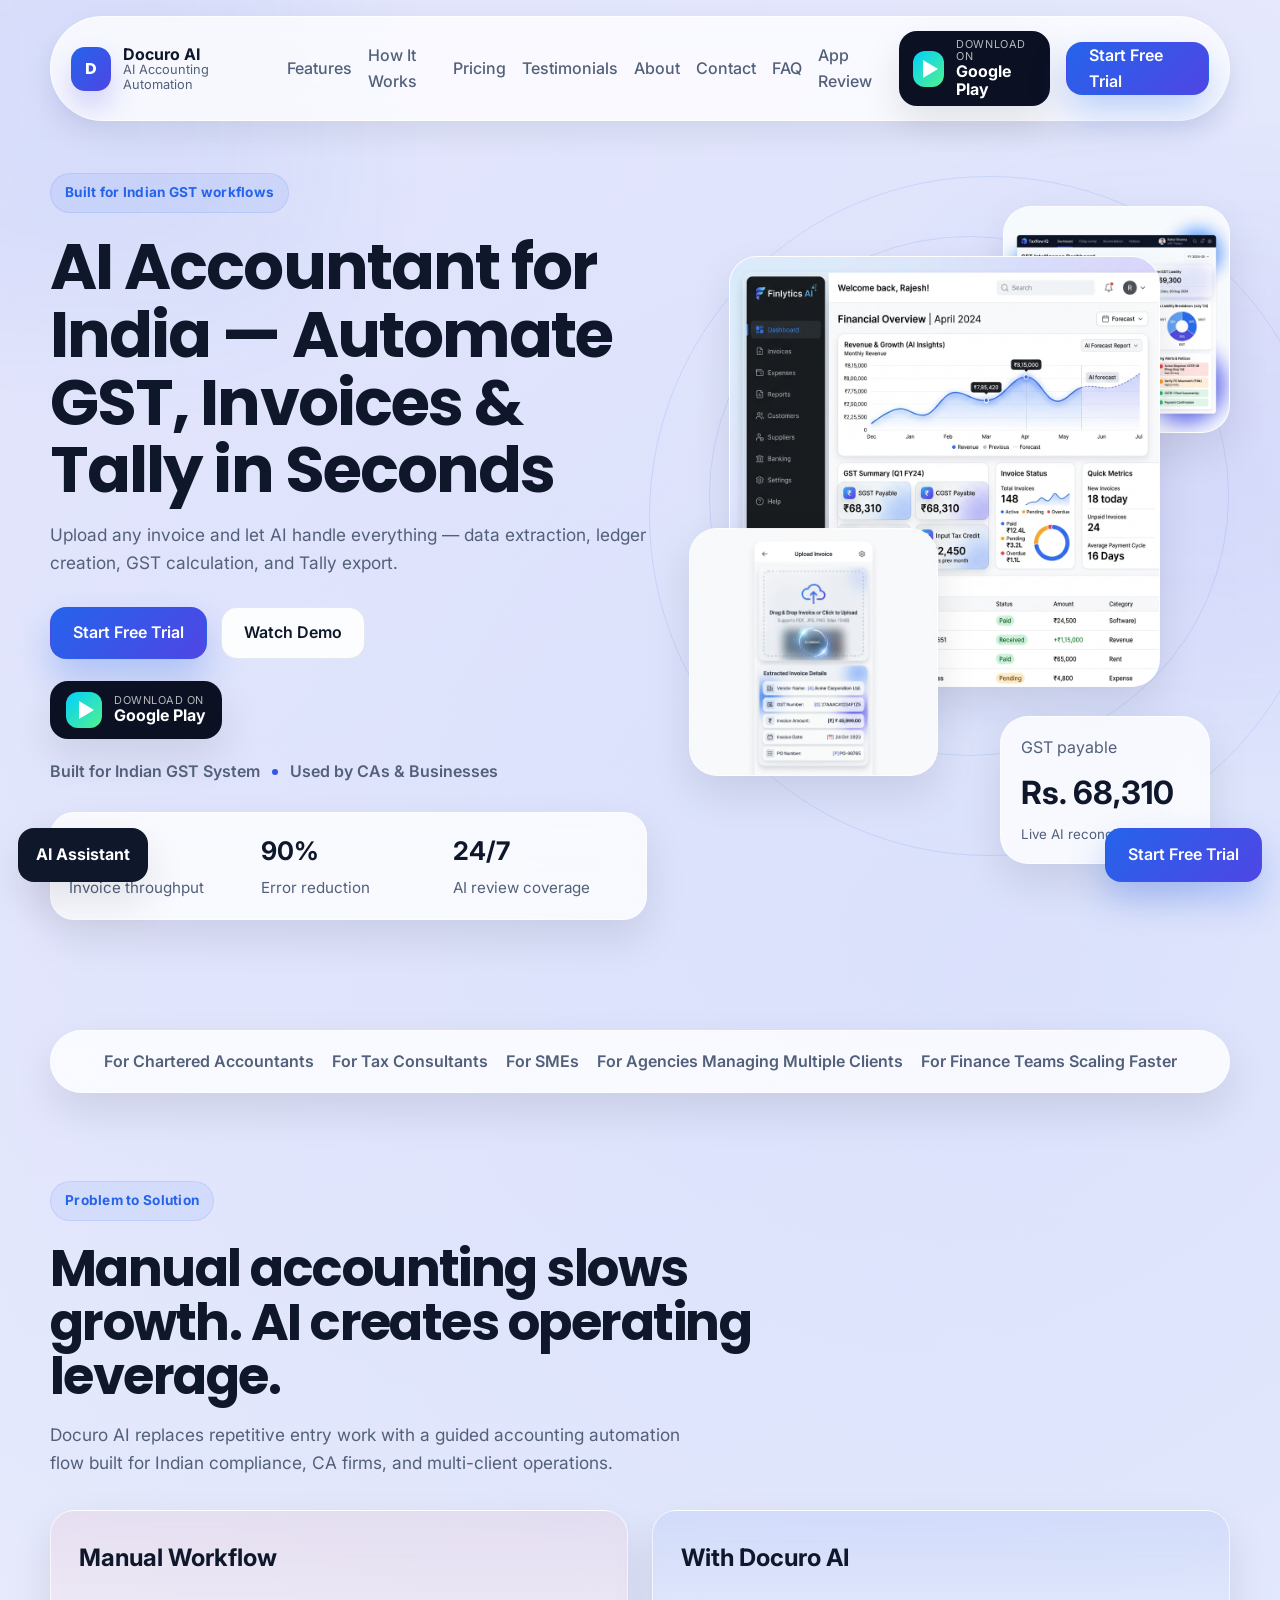
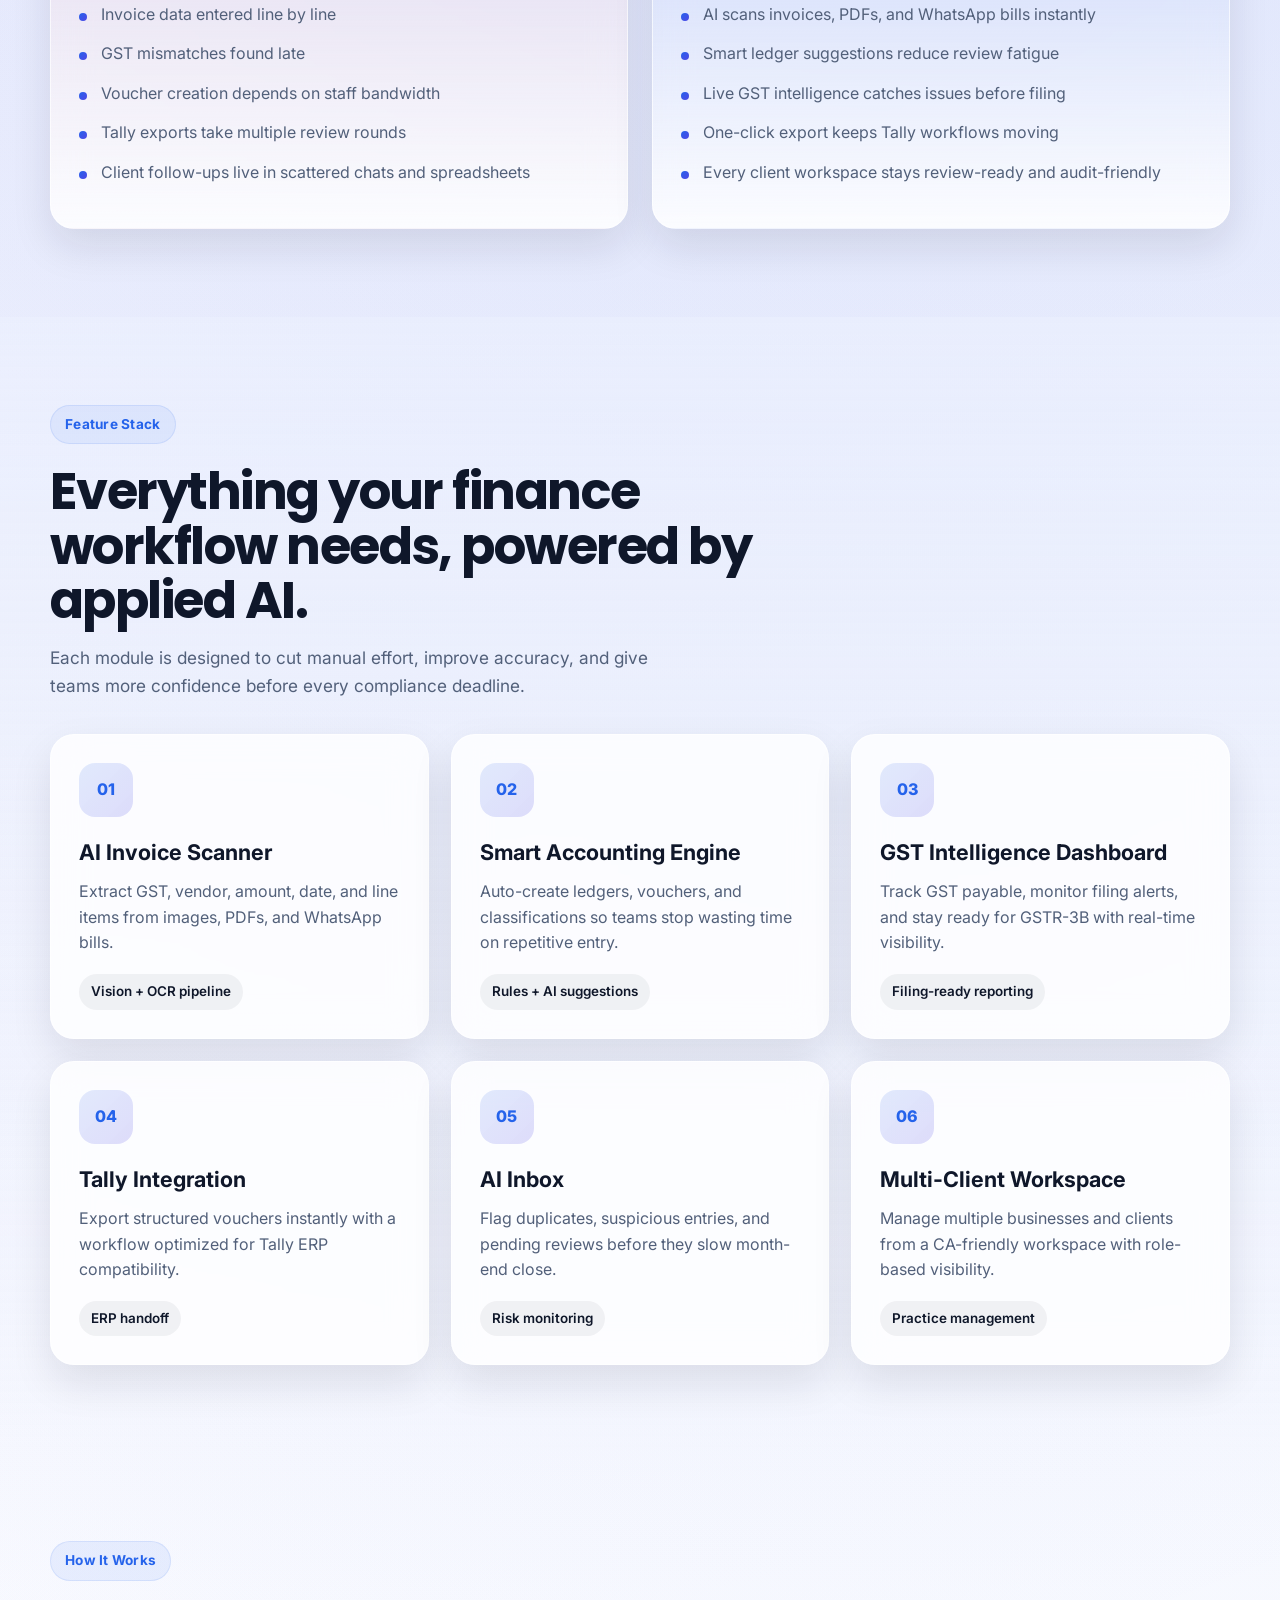
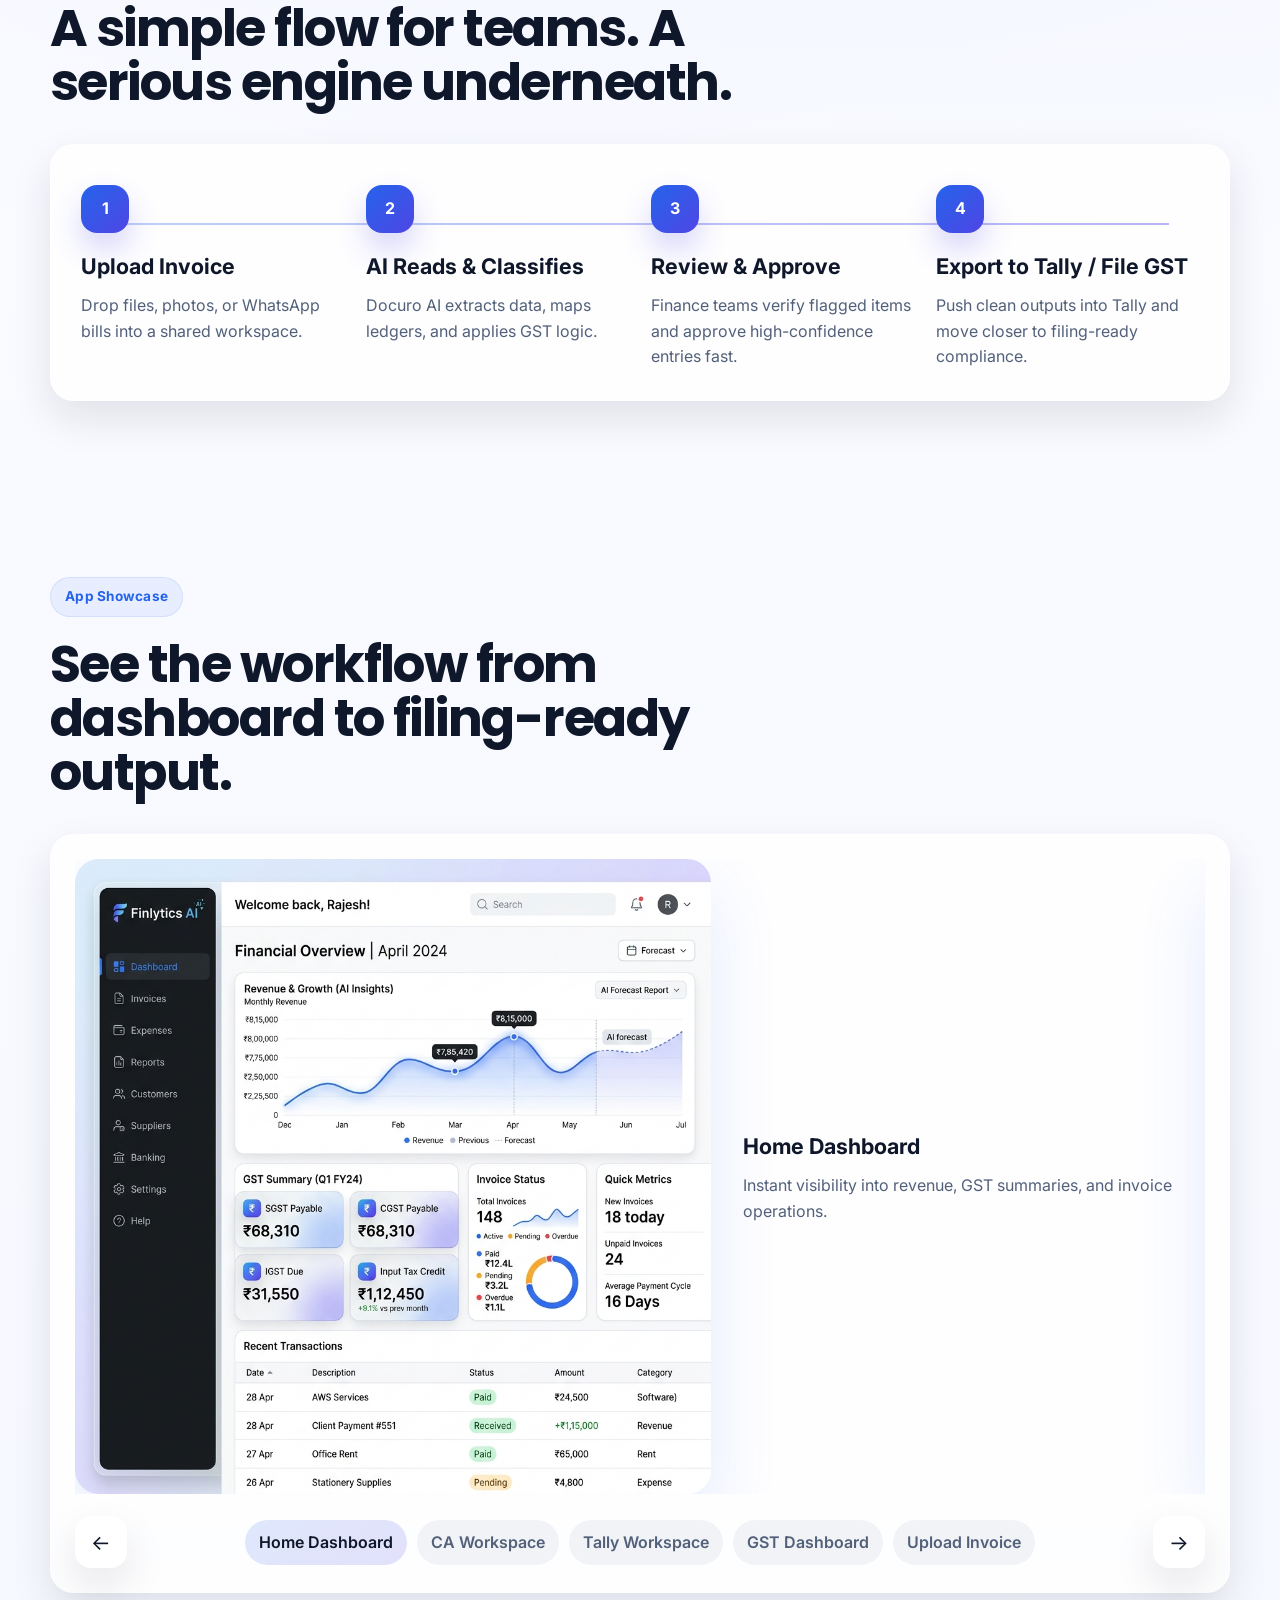
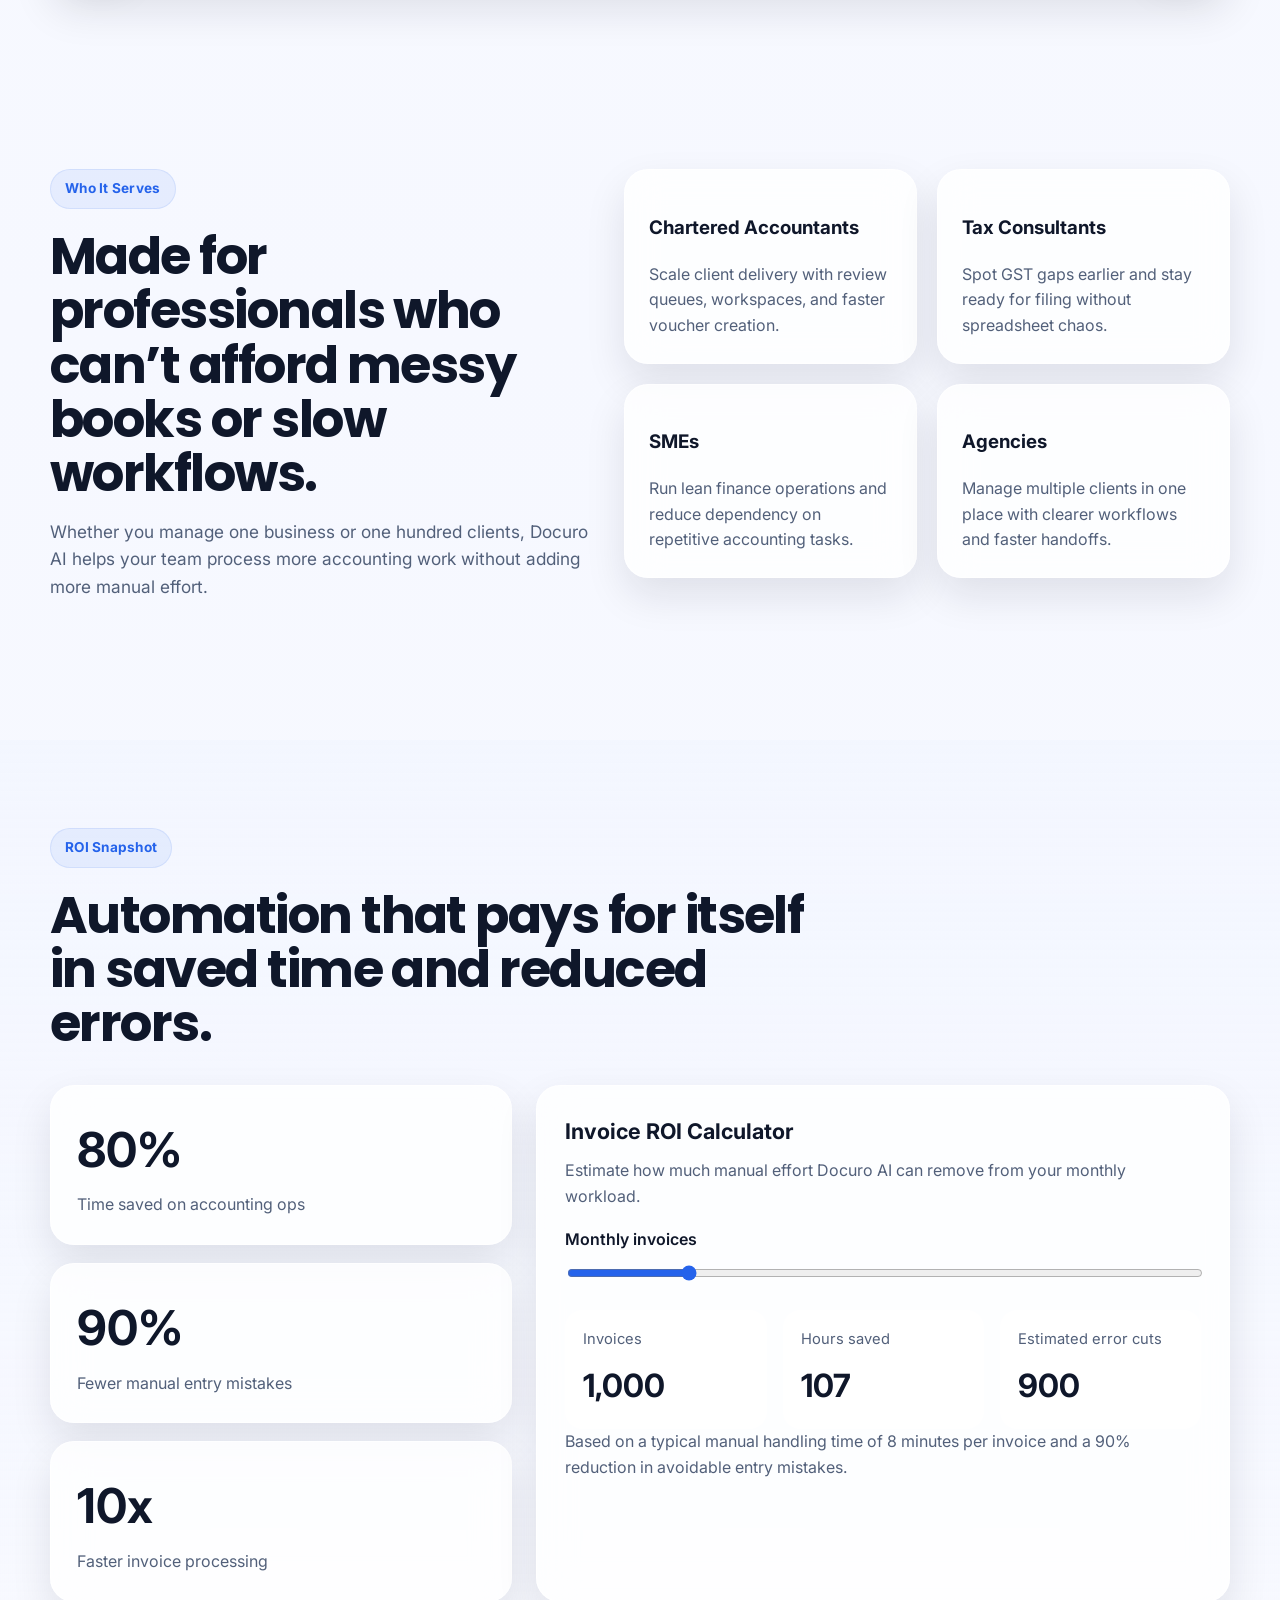
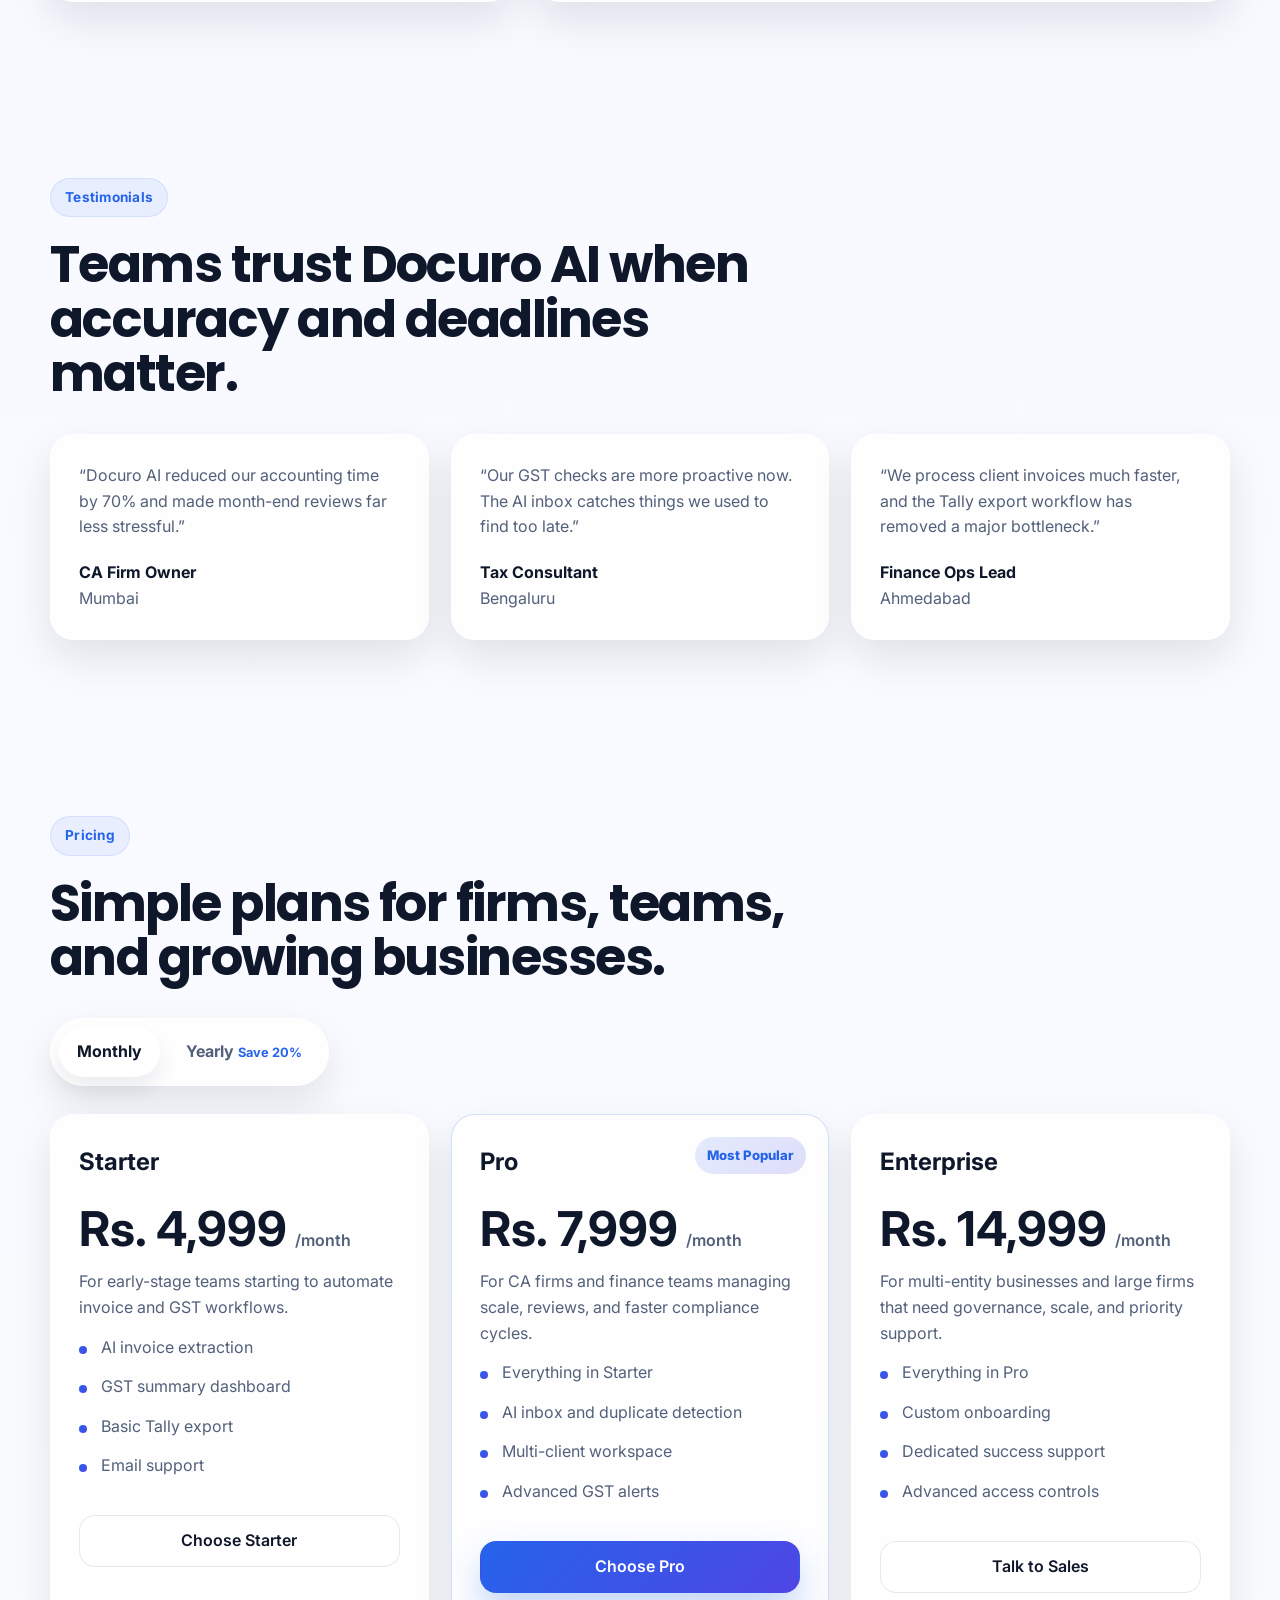
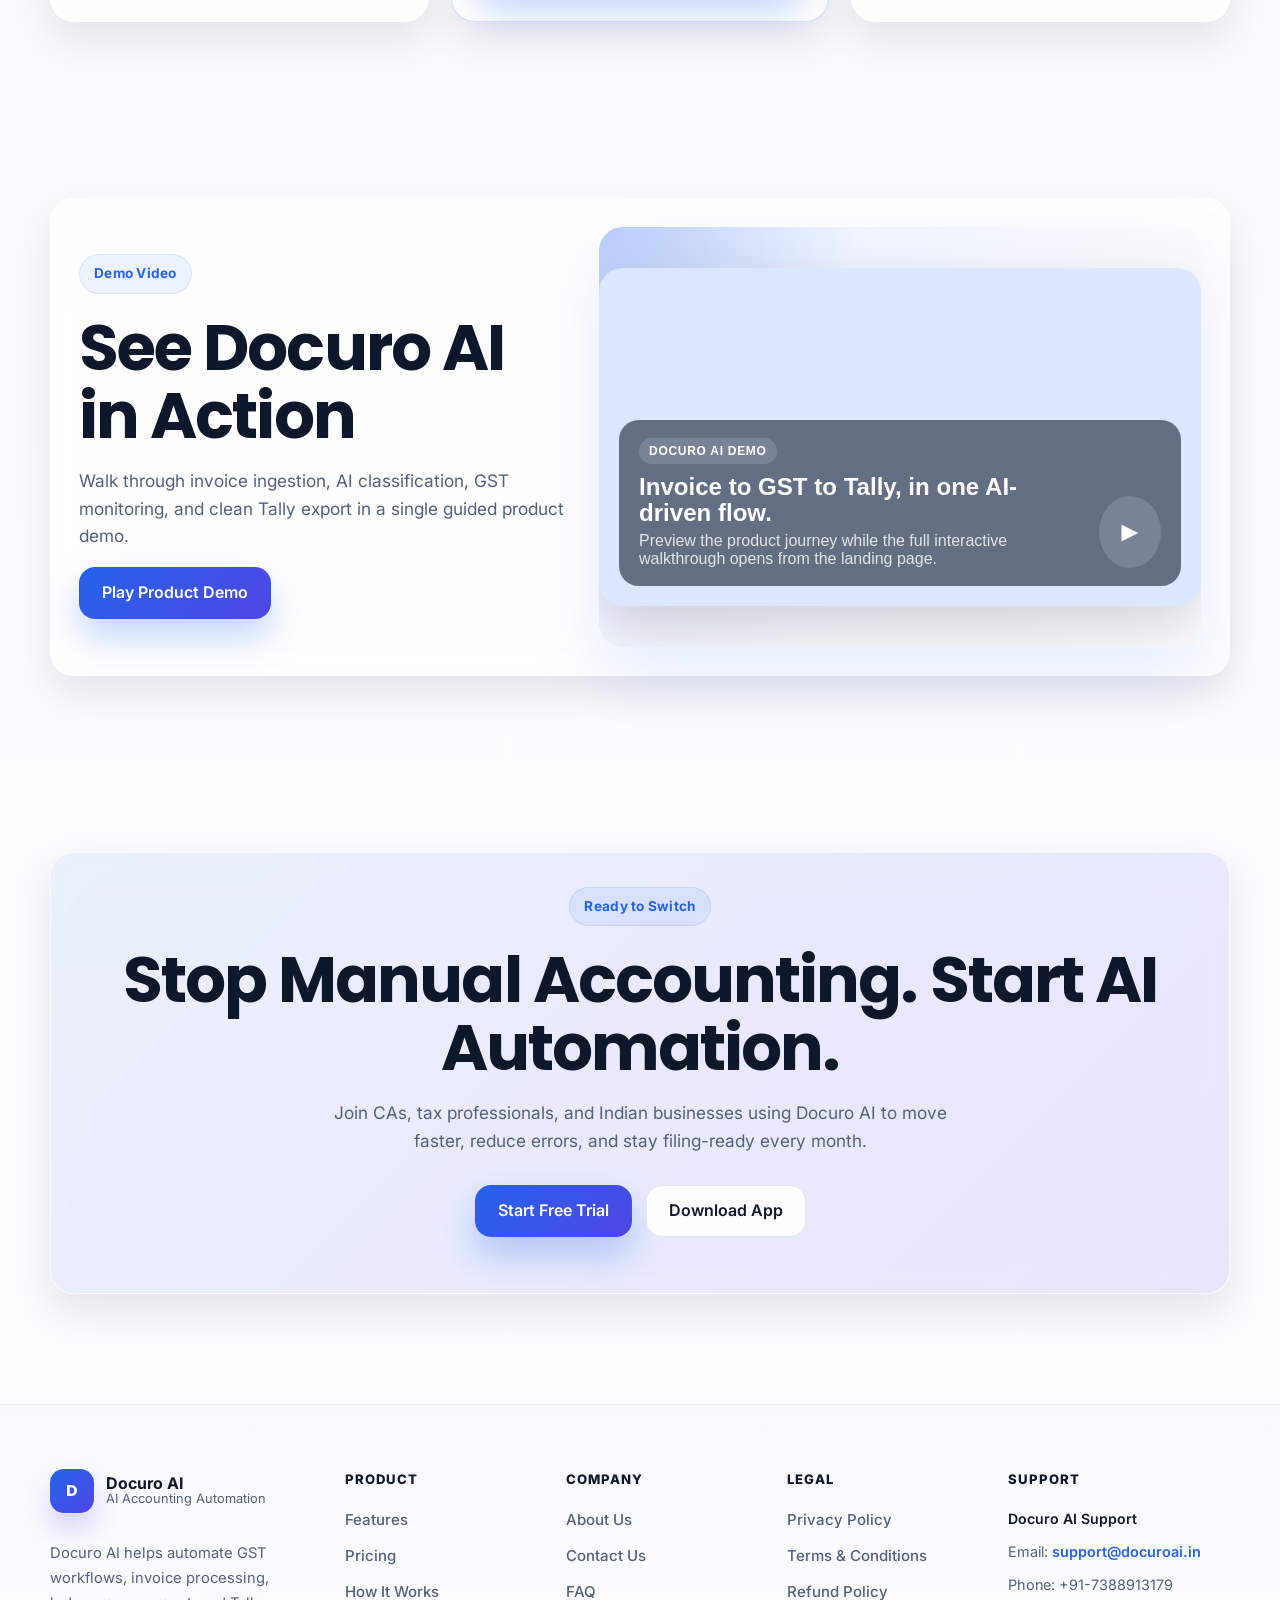
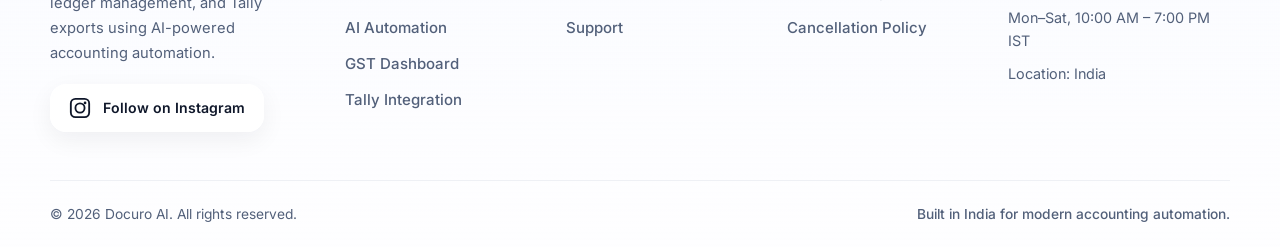
<file: index.html>
<!DOCTYPE html>
<html lang="en">
  <head>
    <meta charset="UTF-8" />
    <meta name="viewport" content="width=device-width, initial-scale=1.0" />
    <title>Docuro AI | AI Accounting Automation for India</title>
    <meta
      name="description"
      content="Docuro AI is an AI-powered accounting automation platform for Chartered Accountants, tax professionals, and businesses in India. Automate GST, invoices, ledgers, and Tally exports in seconds."
    />
    <meta
      name="keywords"
      content="AI accounting software India, GST automation software, Invoice scanner AI India, Tally automation tool, CA software India, accounting automation SaaS"
    />
    <meta name="author" content="Docuro AI" />
    <meta name="robots" content="index, follow" />
    <meta property="og:title" content="Docuro AI | AI Accounting Automation for India" />
    <meta
      property="og:description"
      content="Automate GST, invoices, ledger creation, and Tally exports with a premium fintech platform built for Indian accounting workflows."
    />
    <meta property="og:type" content="website" />
    <meta property="og:url" content="https://docuro.ai/" />
    <meta property="og:image" content="./assets/images/dashboard.png" />
    <meta name="twitter:card" content="summary_large_image" />
    <meta name="twitter:title" content="Docuro AI | AI Accounting Automation for India" />
    <meta
      name="twitter:description"
      content="AI-powered accounting automation for CAs, tax professionals, and Indian businesses."
    />
    <link rel="canonical" href="https://docuro.ai/" />
    <link rel="preconnect" href="https://fonts.googleapis.com" />
    <link rel="preconnect" href="https://fonts.gstatic.com" crossorigin />
    <link
      href="https://fonts.googleapis.com/css2?family=Inter:wght@400;500;600;700;800&family=Poppins:wght@600;700;800&display=swap"
      rel="stylesheet"
    />
    <link rel="stylesheet" href="./styles.css" />
    <script type="application/ld+json">
      {
        "@context": "https://schema.org",
        "@type": "SoftwareApplication",
        "name": "Docuro AI",
        "applicationCategory": "BusinessApplication",
        "operatingSystem": "Web, Android",
        "areaServed": "IN",
        "offers": [
          {
            "@type": "Offer",
            "name": "Starter",
            "priceCurrency": "INR",
            "price": "4999"
          },
          {
            "@type": "Offer",
            "name": "Pro",
            "priceCurrency": "INR",
            "price": "7999"
          },
          {
            "@type": "Offer",
            "name": "Enterprise",
            "priceCurrency": "INR",
            "price": "14999"
          }
        ],
        "description": "AI accounting automation platform for GST, invoices, ledger creation, voucher generation, and Tally export in India.",
        "provider": {
          "@type": "Organization",
          "name": "Docuro AI",
          "email": "support@docuroai.in"
        }
      }
    </script>
  </head>
  <body>
    <div class="page-glow page-glow-left" aria-hidden="true"></div>
    <div class="page-glow page-glow-right" aria-hidden="true"></div>

    <header class="site-header" id="top">
      <nav class="navbar container">
        <a class="brand" href="#top" aria-label="Docuro AI home">
          <span class="brand-mark">D</span>
          <span class="brand-copy">
            <strong>Docuro AI</strong>
            <span>AI Accounting Automation</span>
          </span>
        </a>

        <div class="nav-links">
          <a href="#features">Features</a>
          <a href="#how-it-works">How It Works</a>
          <a href="./pricing/">Pricing</a>
          <a href="#testimonials">Testimonials</a>
          <a href="./about/">About</a>
          <a href="./contact/">Contact</a>
          <a href="./faq/">FAQ</a>
          <a href="./app-review/">App Review</a>
        </div>

        <div class="nav-actions">
          <a class="play-store-badge compact" href="#download" aria-label="Download on Google Play">
            <span class="play-icon" aria-hidden="true">
              <span class="play-triangle"></span>
            </span>
            <span class="play-text">
              <small>Download on</small>
              <strong>Google Play</strong>
            </span>
          </a>
          <a class="button button-primary nav-cta" href="#final-cta">Start Free Trial</a>
        </div>

        <button class="menu-toggle" type="button" aria-expanded="false" aria-label="Open menu">
          <span></span>
          <span></span>
          <span></span>
        </button>
      </nav>
    </header>

    <main>
      <section class="hero section">
        <div class="container hero-grid">
          <div class="hero-copy" data-reveal="left">
            <span class="eyebrow">Built for Indian GST workflows</span>
            <h1>AI Accountant for India &mdash; Automate GST, Invoices &amp; Tally in Seconds</h1>
            <p class="hero-subtitle">
              Upload any invoice and let AI handle everything &mdash; data extraction, ledger creation,
              GST calculation, and Tally export.
            </p>

            <div class="hero-actions">
              <a class="button button-primary" href="#pricing">Start Free Trial</a>
              <button class="button button-secondary js-open-demo" type="button">Watch Demo</button>
            </div>

            <a class="play-store-badge hero-badge" id="download" href="#final-cta" aria-label="Download on Google Play">
              <span class="play-icon" aria-hidden="true">
                <span class="play-triangle"></span>
              </span>
              <span class="play-text">
                <small>Download on</small>
                <strong>Google Play</strong>
              </span>
            </a>

            <div class="trust-line">
              <span>Built for Indian GST System</span>
              <span class="trust-dot"></span>
              <span>Used by CAs &amp; Businesses</span>
            </div>

            <div class="proof-strip glass-card">
              <div>
                <strong>10x</strong>
                <span>Invoice throughput</span>
              </div>
              <div>
                <strong>90%</strong>
                <span>Error reduction</span>
              </div>
              <div>
                <strong>24/7</strong>
                <span>AI review coverage</span>
              </div>
            </div>
          </div>

          <div class="hero-visual" data-reveal="right">
            <div class="hero-orbit hero-orbit-one" aria-hidden="true"></div>
            <div class="hero-orbit hero-orbit-two" aria-hidden="true"></div>

            <div class="hero-stat glass-card float-card">
              <span>GST payable</span>
              <strong>Rs. 68,310</strong>
              <small>Live AI reconciliation</small>
            </div>

            <div class="hero-screen hero-screen-main glass-card">
              <img
                src="./assets/images/dashboard.png"
                alt="Docuro AI accounting dashboard"
                width="768"
                height="768"
                fetchpriority="high"
              />
            </div>

            <div class="hero-screen hero-screen-upload glass-card">
              <img
                src="./assets/images/invoice-upload.png"
                alt="Invoice upload workflow"
                width="768"
                height="768"
              />
            </div>

            <div class="hero-screen hero-screen-gst glass-card">
              <img
                src="./assets/images/gst-dashboard.png"
                alt="GST intelligence dashboard"
                width="768"
                height="768"
              />
            </div>
          </div>
        </div>
      </section>

      <section class="brands section-sm">
        <div class="container">
          <div class="brand-ticker glass-card" data-reveal="up">
            <span>For Chartered Accountants</span>
            <span>For Tax Consultants</span>
            <span>For SMEs</span>
            <span>For Agencies Managing Multiple Clients</span>
            <span>For Finance Teams Scaling Faster</span>
          </div>
        </div>
      </section>

      <section class="section" id="solution">
        <div class="container">
          <div class="section-heading" data-reveal="up">
            <span class="eyebrow">Problem to Solution</span>
            <h2>Manual accounting slows growth. AI creates operating leverage.</h2>
            <p>
              Docuro AI replaces repetitive entry work with a guided accounting automation flow
              built for Indian compliance, CA firms, and multi-client operations.
            </p>
          </div>

          <div class="comparison-grid">
            <article class="comparison-card comparison-card-negative glass-card" data-reveal="left">
              <h3>Manual Workflow</h3>
              <ul class="comparison-list">
                <li>Invoice data entered line by line</li>
                <li>GST mismatches found late</li>
                <li>Voucher creation depends on staff bandwidth</li>
                <li>Tally exports take multiple review rounds</li>
                <li>Client follow-ups live in scattered chats and spreadsheets</li>
              </ul>
            </article>

            <article class="comparison-card comparison-card-positive glass-card" data-reveal="right">
              <h3>With Docuro AI</h3>
              <ul class="comparison-list">
                <li>AI scans invoices, PDFs, and WhatsApp bills instantly</li>
                <li>Smart ledger suggestions reduce review fatigue</li>
                <li>Live GST intelligence catches issues before filing</li>
                <li>One-click export keeps Tally workflows moving</li>
                <li>Every client workspace stays review-ready and audit-friendly</li>
              </ul>
            </article>
          </div>
        </div>
      </section>

      <section class="section section-tinted" id="features">
        <div class="container">
          <div class="section-heading" data-reveal="up">
            <span class="eyebrow">Feature Stack</span>
            <h2>Everything your finance workflow needs, powered by applied AI.</h2>
            <p>
              Each module is designed to cut manual effort, improve accuracy, and give teams more
              confidence before every compliance deadline.
            </p>
          </div>

          <div class="feature-grid">
            <article class="feature-card glass-card" data-reveal="up">
              <div class="feature-icon">01</div>
              <h3>AI Invoice Scanner</h3>
              <p>Extract GST, vendor, amount, date, and line items from images, PDFs, and WhatsApp bills.</p>
              <span class="feature-tag">Vision + OCR pipeline</span>
            </article>

            <article class="feature-card glass-card" data-reveal="up">
              <div class="feature-icon">02</div>
              <h3>Smart Accounting Engine</h3>
              <p>Auto-create ledgers, vouchers, and classifications so teams stop wasting time on repetitive entry.</p>
              <span class="feature-tag">Rules + AI suggestions</span>
            </article>

            <article class="feature-card glass-card" data-reveal="up">
              <div class="feature-icon">03</div>
              <h3>GST Intelligence Dashboard</h3>
              <p>Track GST payable, monitor filing alerts, and stay ready for GSTR-3B with real-time visibility.</p>
              <span class="feature-tag">Filing-ready reporting</span>
            </article>

            <article class="feature-card glass-card" data-reveal="up">
              <div class="feature-icon">04</div>
              <h3>Tally Integration</h3>
              <p>Export structured vouchers instantly with a workflow optimized for Tally ERP compatibility.</p>
              <span class="feature-tag">ERP handoff</span>
            </article>

            <article class="feature-card glass-card" data-reveal="up">
              <div class="feature-icon">05</div>
              <h3>AI Inbox</h3>
              <p>Flag duplicates, suspicious entries, and pending reviews before they slow month-end close.</p>
              <span class="feature-tag">Risk monitoring</span>
            </article>

            <article class="feature-card glass-card" data-reveal="up">
              <div class="feature-icon">06</div>
              <h3>Multi-Client Workspace</h3>
              <p>Manage multiple businesses and clients from a CA-friendly workspace with role-based visibility.</p>
              <span class="feature-tag">Practice management</span>
            </article>
          </div>
        </div>
      </section>

      <section class="section" id="how-it-works">
        <div class="container">
          <div class="section-heading" data-reveal="up">
            <span class="eyebrow">How It Works</span>
            <h2>A simple flow for teams. A serious engine underneath.</h2>
          </div>

          <div class="flow-shell glass-card" data-reveal="up">
            <div class="flow-line" aria-hidden="true"></div>
            <div class="flow-step">
              <span>1</span>
              <h3>Upload Invoice</h3>
              <p>Drop files, photos, or WhatsApp bills into a shared workspace.</p>
            </div>
            <div class="flow-step">
              <span>2</span>
              <h3>AI Reads &amp; Classifies</h3>
              <p>Docuro AI extracts data, maps ledgers, and applies GST logic.</p>
            </div>
            <div class="flow-step">
              <span>3</span>
              <h3>Review &amp; Approve</h3>
              <p>Finance teams verify flagged items and approve high-confidence entries fast.</p>
            </div>
            <div class="flow-step">
              <span>4</span>
              <h3>Export to Tally / File GST</h3>
              <p>Push clean outputs into Tally and move closer to filing-ready compliance.</p>
            </div>
          </div>
        </div>
      </section>

      <section class="section section-showcase" id="showcase">
        <div class="container">
          <div class="section-heading" data-reveal="up">
            <span class="eyebrow">App Showcase</span>
            <h2>See the workflow from dashboard to filing-ready output.</h2>
          </div>

          <div class="showcase-shell glass-card" data-reveal="up">
            <div class="carousel-stage">
              <div class="carousel-track">
                <article class="carousel-slide is-active" data-label="Home Dashboard">
                  <img src="./assets/images/dashboard.png" alt="Home dashboard screen" width="768" height="768" />
                  <div class="carousel-caption">
                    <h3>Home Dashboard</h3>
                    <p>Instant visibility into revenue, GST summaries, and invoice operations.</p>
                  </div>
                </article>
                <article class="carousel-slide" data-label="CA Workspace">
                  <img src="./assets/images/ca-workspace.png" alt="CA workspace screen" width="768" height="768" loading="lazy" />
                  <div class="carousel-caption">
                    <h3>CA Workspace</h3>
                    <p>Client-by-client management with review queues and operational clarity.</p>
                  </div>
                </article>
                <article class="carousel-slide" data-label="Tally Workspace">
                  <img src="./assets/images/tally-export.png" alt="Tally export workspace" width="768" height="768" loading="lazy" />
                  <div class="carousel-caption">
                    <h3>Tally Workspace</h3>
                    <p>Move approved vouchers into your accounting system without manual cleanup.</p>
                  </div>
                </article>
                <article class="carousel-slide" data-label="GST Dashboard">
                  <img src="./assets/images/gst-dashboard.png" alt="GST dashboard screen" width="768" height="768" loading="lazy" />
                  <div class="carousel-caption">
                    <h3>GST Dashboard</h3>
                    <p>Track liabilities, alerts, and filing readiness from one view.</p>
                  </div>
                </article>
                <article class="carousel-slide" data-label="Upload Invoice">
                  <img src="./assets/images/invoice-upload.png" alt="Upload invoice screen" width="768" height="768" loading="lazy" />
                  <div class="carousel-caption">
                    <h3>Upload Invoice Screen</h3>
                    <p>Drag, drop, and process invoices with AI-powered extraction and validation.</p>
                  </div>
                </article>
              </div>
            </div>

            <div class="carousel-controls">
              <button class="carousel-button js-carousel-prev" type="button" aria-label="Previous screen">←</button>
              <div class="carousel-dots" aria-label="Showcase pagination"></div>
              <button class="carousel-button js-carousel-next" type="button" aria-label="Next screen">→</button>
            </div>
          </div>
        </div>
      </section>

      <section class="section">
        <div class="container">
          <div class="audience-grid">
            <div class="section-heading audience-copy" data-reveal="left">
              <span class="eyebrow">Who It Serves</span>
              <h2>Made for professionals who can’t afford messy books or slow workflows.</h2>
              <p>
                Whether you manage one business or one hundred clients, Docuro AI helps your team
                process more accounting work without adding more manual effort.
              </p>
            </div>

            <div class="audience-cards">
              <article class="audience-card glass-card" data-reveal="right">
                <h3>Chartered Accountants</h3>
                <p>Scale client delivery with review queues, workspaces, and faster voucher creation.</p>
              </article>
              <article class="audience-card glass-card" data-reveal="right">
                <h3>Tax Consultants</h3>
                <p>Spot GST gaps earlier and stay ready for filing without spreadsheet chaos.</p>
              </article>
              <article class="audience-card glass-card" data-reveal="right">
                <h3>SMEs</h3>
                <p>Run lean finance operations and reduce dependency on repetitive accounting tasks.</p>
              </article>
              <article class="audience-card glass-card" data-reveal="right">
                <h3>Agencies</h3>
                <p>Manage multiple clients in one place with clearer workflows and faster handoffs.</p>
              </article>
            </div>
          </div>
        </div>
      </section>

      <section class="section section-tinted" id="roi">
        <div class="container">
          <div class="section-heading" data-reveal="up">
            <span class="eyebrow">ROI Snapshot</span>
            <h2>Automation that pays for itself in saved time and reduced errors.</h2>
          </div>

          <div class="roi-grid">
            <div class="roi-stats">
              <article class="roi-card glass-card" data-reveal="up">
                <strong>80%</strong>
                <span>Time saved on accounting ops</span>
              </article>
              <article class="roi-card glass-card" data-reveal="up">
                <strong>90%</strong>
                <span>Fewer manual entry mistakes</span>
              </article>
              <article class="roi-card glass-card" data-reveal="up">
                <strong>10x</strong>
                <span>Faster invoice processing</span>
              </article>
            </div>

            <div class="calculator glass-card" data-reveal="up">
              <div class="calculator-head">
                <h3>Invoice ROI Calculator</h3>
                <p>Estimate how much manual effort Docuro AI can remove from your monthly workload.</p>
              </div>
              <label for="invoiceRange">Monthly invoices</label>
              <input id="invoiceRange" type="range" min="100" max="5000" step="100" value="1000" />
              <div class="calculator-readout">
                <div>
                  <span>Invoices</span>
                  <strong id="invoiceCount">1000</strong>
                </div>
                <div>
                  <span>Hours saved</span>
                  <strong id="hoursSaved">133</strong>
                </div>
                <div>
                  <span>Estimated error cuts</span>
                  <strong id="errorSaved">900</strong>
                </div>
              </div>
              <p class="calculator-note">
                Based on a typical manual handling time of 8 minutes per invoice and a 90% reduction
                in avoidable entry mistakes.
              </p>
            </div>
          </div>
        </div>
      </section>

      <section class="section" id="testimonials">
        <div class="container">
          <div class="section-heading" data-reveal="up">
            <span class="eyebrow">Testimonials</span>
            <h2>Teams trust Docuro AI when accuracy and deadlines matter.</h2>
          </div>

          <div class="testimonial-grid">
            <article class="testimonial-card glass-card" data-reveal="up">
              <p>“Docuro AI reduced our accounting time by 70% and made month-end reviews far less stressful.”</p>
              <strong>CA Firm Owner</strong>
              <span>Mumbai</span>
            </article>
            <article class="testimonial-card glass-card" data-reveal="up">
              <p>“Our GST checks are more proactive now. The AI inbox catches things we used to find too late.”</p>
              <strong>Tax Consultant</strong>
              <span>Bengaluru</span>
            </article>
            <article class="testimonial-card glass-card" data-reveal="up">
              <p>“We process client invoices much faster, and the Tally export workflow has removed a major bottleneck.”</p>
              <strong>Finance Ops Lead</strong>
              <span>Ahmedabad</span>
            </article>
          </div>
        </div>
      </section>

      <section class="section section-pricing" id="pricing">
        <div class="container">
          <div class="section-heading" data-reveal="up">
            <span class="eyebrow">Pricing</span>
            <h2>Simple plans for firms, teams, and growing businesses.</h2>
          </div>

          <div class="pricing-toggle glass-card" data-reveal="up">
            <button class="toggle-option is-active" type="button" data-billing="monthly">Monthly</button>
            <button class="toggle-option" type="button" data-billing="yearly">Yearly <span>Save 20%</span></button>
          </div>

          <div class="pricing-grid">
            <article class="pricing-card glass-card" data-reveal="up">
              <h3>Starter</h3>
              <div class="price-row">
                <strong data-monthly="Rs. 4,999" data-yearly="Rs. 3,999">Rs. 4,999</strong>
                <span>/month</span>
              </div>
              <p>For early-stage teams starting to automate invoice and GST workflows.</p>
              <ul class="pricing-list">
                <li>AI invoice extraction</li>
                <li>GST summary dashboard</li>
                <li>Basic Tally export</li>
                <li>Email support</li>
              </ul>
              <a class="button button-secondary" href="#final-cta">Choose Starter</a>
            </article>

            <article class="pricing-card pricing-card-featured glass-card" data-reveal="up">
              <span class="pricing-badge">Most Popular</span>
              <h3>Pro</h3>
              <div class="price-row">
                <strong data-monthly="Rs. 7,999" data-yearly="Rs. 6,399">Rs. 7,999</strong>
                <span>/month</span>
              </div>
              <p>For CA firms and finance teams managing scale, reviews, and faster compliance cycles.</p>
              <ul class="pricing-list">
                <li>Everything in Starter</li>
                <li>AI inbox and duplicate detection</li>
                <li>Multi-client workspace</li>
                <li>Advanced GST alerts</li>
              </ul>
              <a class="button button-primary" href="#final-cta">Choose Pro</a>
            </article>

            <article class="pricing-card glass-card" data-reveal="up">
              <h3>Enterprise</h3>
              <div class="price-row">
                <strong data-monthly="Rs. 14,999" data-yearly="Rs. 11,999">Rs. 14,999</strong>
                <span>/month</span>
              </div>
              <p>For multi-entity businesses and large firms that need governance, scale, and priority support.</p>
              <ul class="pricing-list">
                <li>Everything in Pro</li>
                <li>Custom onboarding</li>
                <li>Dedicated success support</li>
                <li>Advanced access controls</li>
              </ul>
              <a class="button button-secondary" href="#final-cta">Talk to Sales</a>
            </article>
          </div>
        </div>
      </section>

      <section class="section" id="demo">
        <div class="container">
          <div class="demo-shell glass-card" data-reveal="up">
            <div class="demo-copy">
              <span class="eyebrow">Demo Video</span>
              <h2>See Docuro AI in Action</h2>
              <p>
                Walk through invoice ingestion, AI classification, GST monitoring, and clean Tally
                export in a single guided product demo.
              </p>
              <button class="button button-primary js-open-demo" type="button">Play Product Demo</button>
            </div>

            <div class="demo-embed">
              <iframe
                src="./demo-preview.html"
                title="Docuro AI embedded product demo"
                loading="lazy"
                allowfullscreen
              ></iframe>
            </div>
          </div>
        </div>
      </section>

      <section class="section final-cta-section" id="final-cta">
        <div class="container">
          <div class="final-cta glass-card" data-reveal="up">
            <span class="eyebrow">Ready to Switch</span>
            <h2>Stop Manual Accounting. Start AI Automation.</h2>
            <p>
              Join CAs, tax professionals, and Indian businesses using Docuro AI to move faster,
              reduce errors, and stay filing-ready every month.
            </p>
            <div class="hero-actions final-actions">
              <a class="button button-primary" href="mailto:support@docuroai.in?subject=Docuro%20AI%20Free%20Trial">Start Free Trial</a>
              <a class="button button-secondary" href="#download">Download App</a>
            </div>
          </div>
        </div>
      </section>
    </main>

    <footer class="site-footer">
      <div class="container">
        <div class="footer-main">
          <div class="footer-brand-col">
            <a class="brand footer-brand" href="#top">
              <span class="brand-mark">D</span>
              <span class="brand-copy">
                <strong>Docuro AI</strong>
                <span>AI Accounting Automation</span>
              </span>
            </a>
            <p class="footer-description">
              Docuro AI helps automate GST workflows, invoice processing, ledger management, and Tally exports using AI-powered accounting automation.
            </p>
            <a class="footer-instagram" href="https://www.instagram.com/docuro.in?igsh=MW5kYjFpMDVsOWxwZQ==" target="_blank" rel="noopener noreferrer" aria-label="Follow Docuro AI on Instagram">
              <svg viewBox="0 0 24 24" fill="none" stroke="currentColor" stroke-width="2" stroke-linecap="round" stroke-linejoin="round"><rect x="2" y="2" width="20" height="20" rx="5"/><circle cx="12" cy="12" r="5"/><circle cx="17.5" cy="6.5" r="1.5" fill="currentColor" stroke="none"/></svg>
              Follow on Instagram
            </a>
          </div>

          <div>
            <p class="footer-col-title">Product</p>
            <nav class="footer-nav">
              <a href="./index.html#features">Features</a>
              <a href="./pricing/">Pricing</a>
              <a href="./index.html#how-it-works">How It Works</a>
              <a href="./index.html#features">AI Automation</a>
              <a href="./index.html#showcase">GST Dashboard</a>
              <a href="./index.html#showcase">Tally Integration</a>
            </nav>
          </div>

          <div>
            <p class="footer-col-title">Company</p>
            <nav class="footer-nav">
              <a href="./about/">About Us</a>
              <a href="./contact/">Contact Us</a>
              <a href="./faq/">FAQ</a>
              <a href="./contact/">Support</a>
            </nav>
          </div>

          <div>
            <p class="footer-col-title">Legal</p>
            <nav class="footer-nav">
              <a href="./privacy-policy/">Privacy Policy</a>
              <a href="./terms-and-conditions/">Terms &amp; Conditions</a>
              <a href="./refund-policy/">Refund Policy</a>
              <a href="./cancellation-policy/">Cancellation Policy</a>
            </nav>
          </div>

          <div>
            <p class="footer-col-title">Support</p>
            <div class="footer-support-info">
              <span class="footer-support-label">Docuro AI Support</span>
              <span>Email: <a href="mailto:support@docuroai.in">support@docuroai.in</a></span>
              <span>Phone: +91-7388913179</span>
              <span>Mon–Sat, 10:00 AM – 7:00 PM IST</span>
              <span>Location: India</span>
            </div>
          </div>
        </div>

        <div class="footer-bottom">
          <span class="footer-copyright">&copy; 2026 Docuro AI. All rights reserved.</span>
          <span class="footer-bottom-tagline">Built in India for modern accounting automation.</span>
        </div>
      </div>
    </footer>

    <div class="floating-cta">
      <a class="button button-primary" href="#final-cta">Start Free Trial</a>
    </div>

    <div class="chatbot">
        <button class="chatbot-toggle" type="button" aria-expanded="false" aria-controls="chatbotPanel">AI Assistant</button>
      <div class="chatbot-panel glass-card" id="chatbotPanel" hidden>
        <div class="chatbot-head">
          <strong>Docuro AI Assistant</strong>
          <span>Ask about onboarding, GST, or pricing</span>
        </div>
        <div class="chatbot-body" id="chatMessages">
          <div class="chat-message bot">
            Hi, I can help you understand how Docuro AI fits your CA firm or business workflow.
          </div>
        </div>
        <div class="chatbot-prompts">
          <button type="button" class="chat-prompt" data-prompt="How does Tally export work?">Tally export</button>
          <button type="button" class="chat-prompt" data-prompt="Can you handle GST workflows?">GST workflow</button>
          <button type="button" class="chat-prompt" data-prompt="Which plan is right for a CA firm?">Best plan</button>
        </div>
      </div>
    </div>

    <div class="demo-modal" id="demoModal" hidden>
      <div class="demo-backdrop js-close-demo" aria-hidden="true"></div>
      <div class="demo-dialog glass-card" role="dialog" aria-modal="true" aria-labelledby="demoTitle">
        <button class="demo-close js-close-demo" type="button" aria-label="Close demo">&times;</button>
        <div class="demo-dialog-copy">
          <span class="eyebrow">Interactive Walkthrough</span>
          <h3 id="demoTitle">See how Docuro AI moves work from invoice to compliance.</h3>
        </div>
        <div class="demo-dialog-stage">
          <img id="demoImage" src="./assets/images/invoice-upload.png" alt="Docuro AI demo slide" width="768" height="768" />
          <div class="demo-overlay">
            <strong id="demoCaptionTitle">Upload invoice</strong>
            <p id="demoCaptionBody">Start with invoices, bills, or PDFs from email, scanner, or WhatsApp.</p>
          </div>
        </div>
      </div>
    </div>

    <script src="./script.js"></script>
  </body>
</html>
</file>
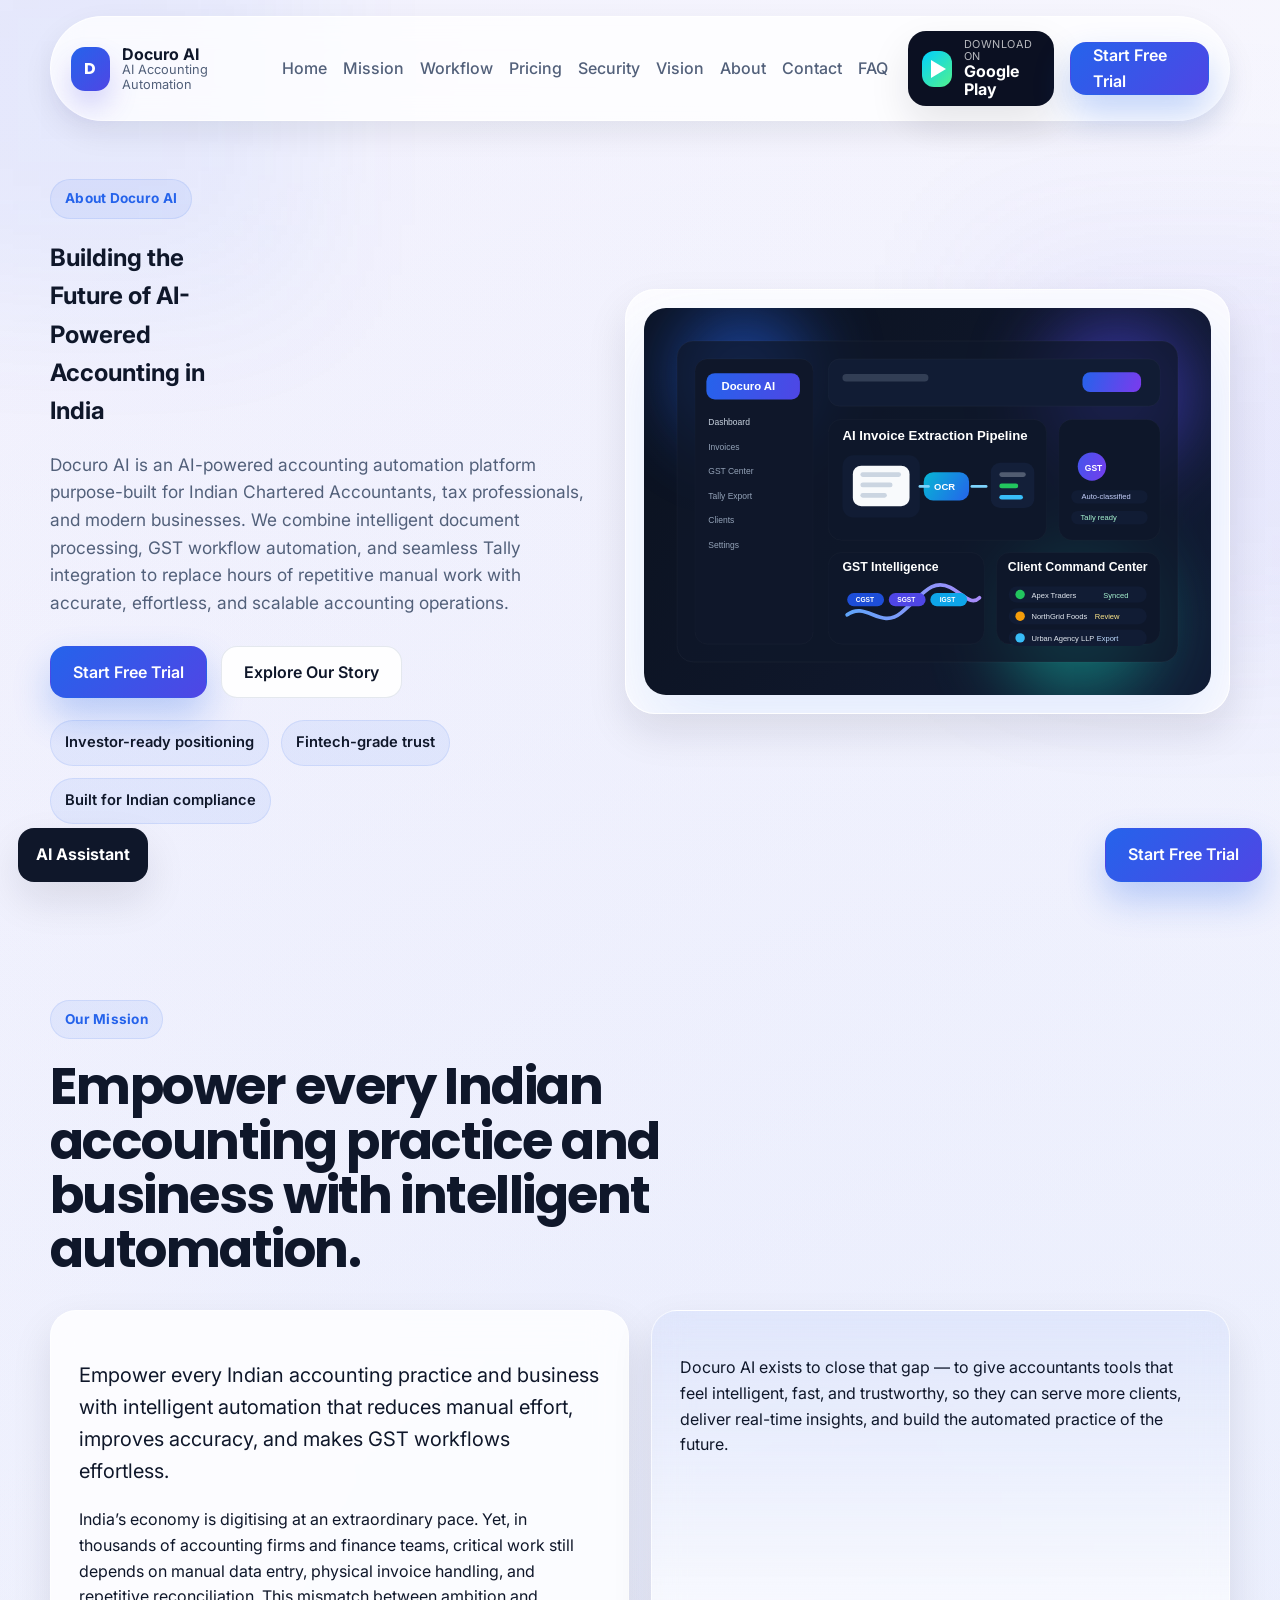
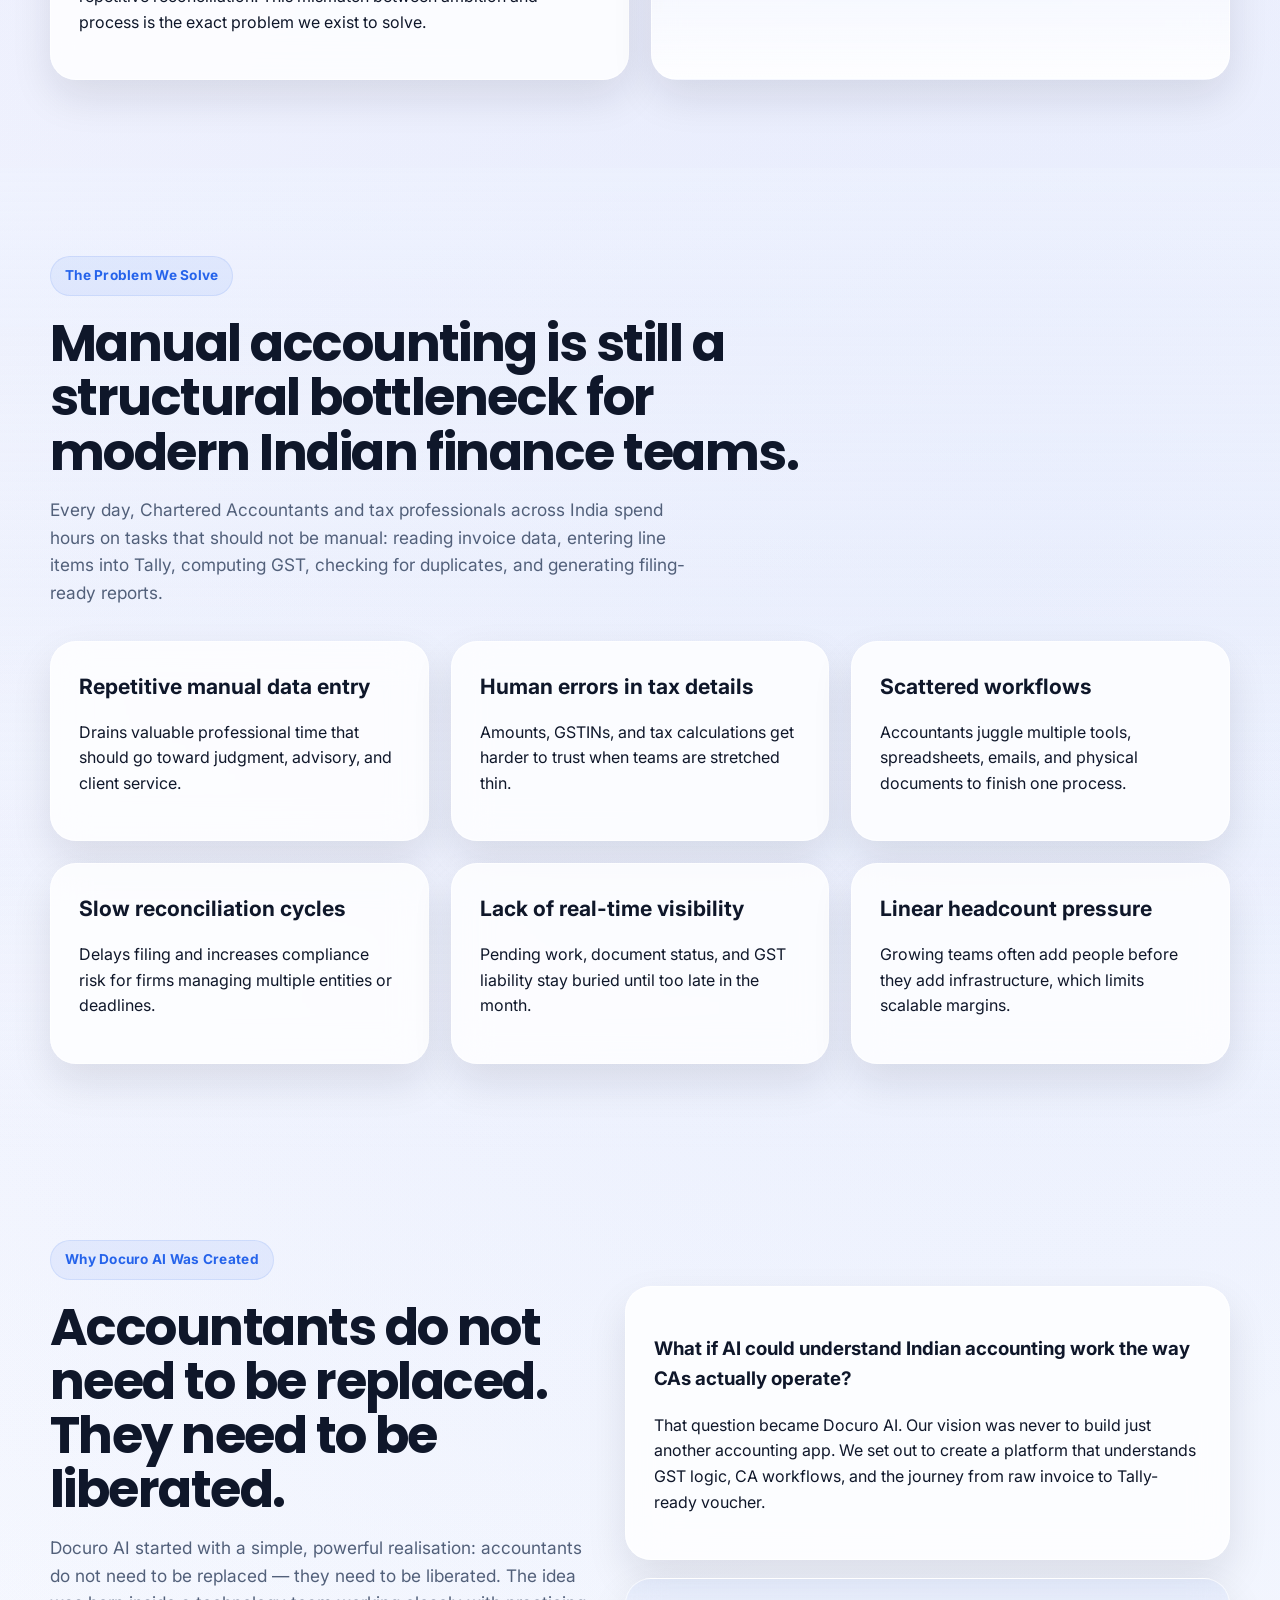
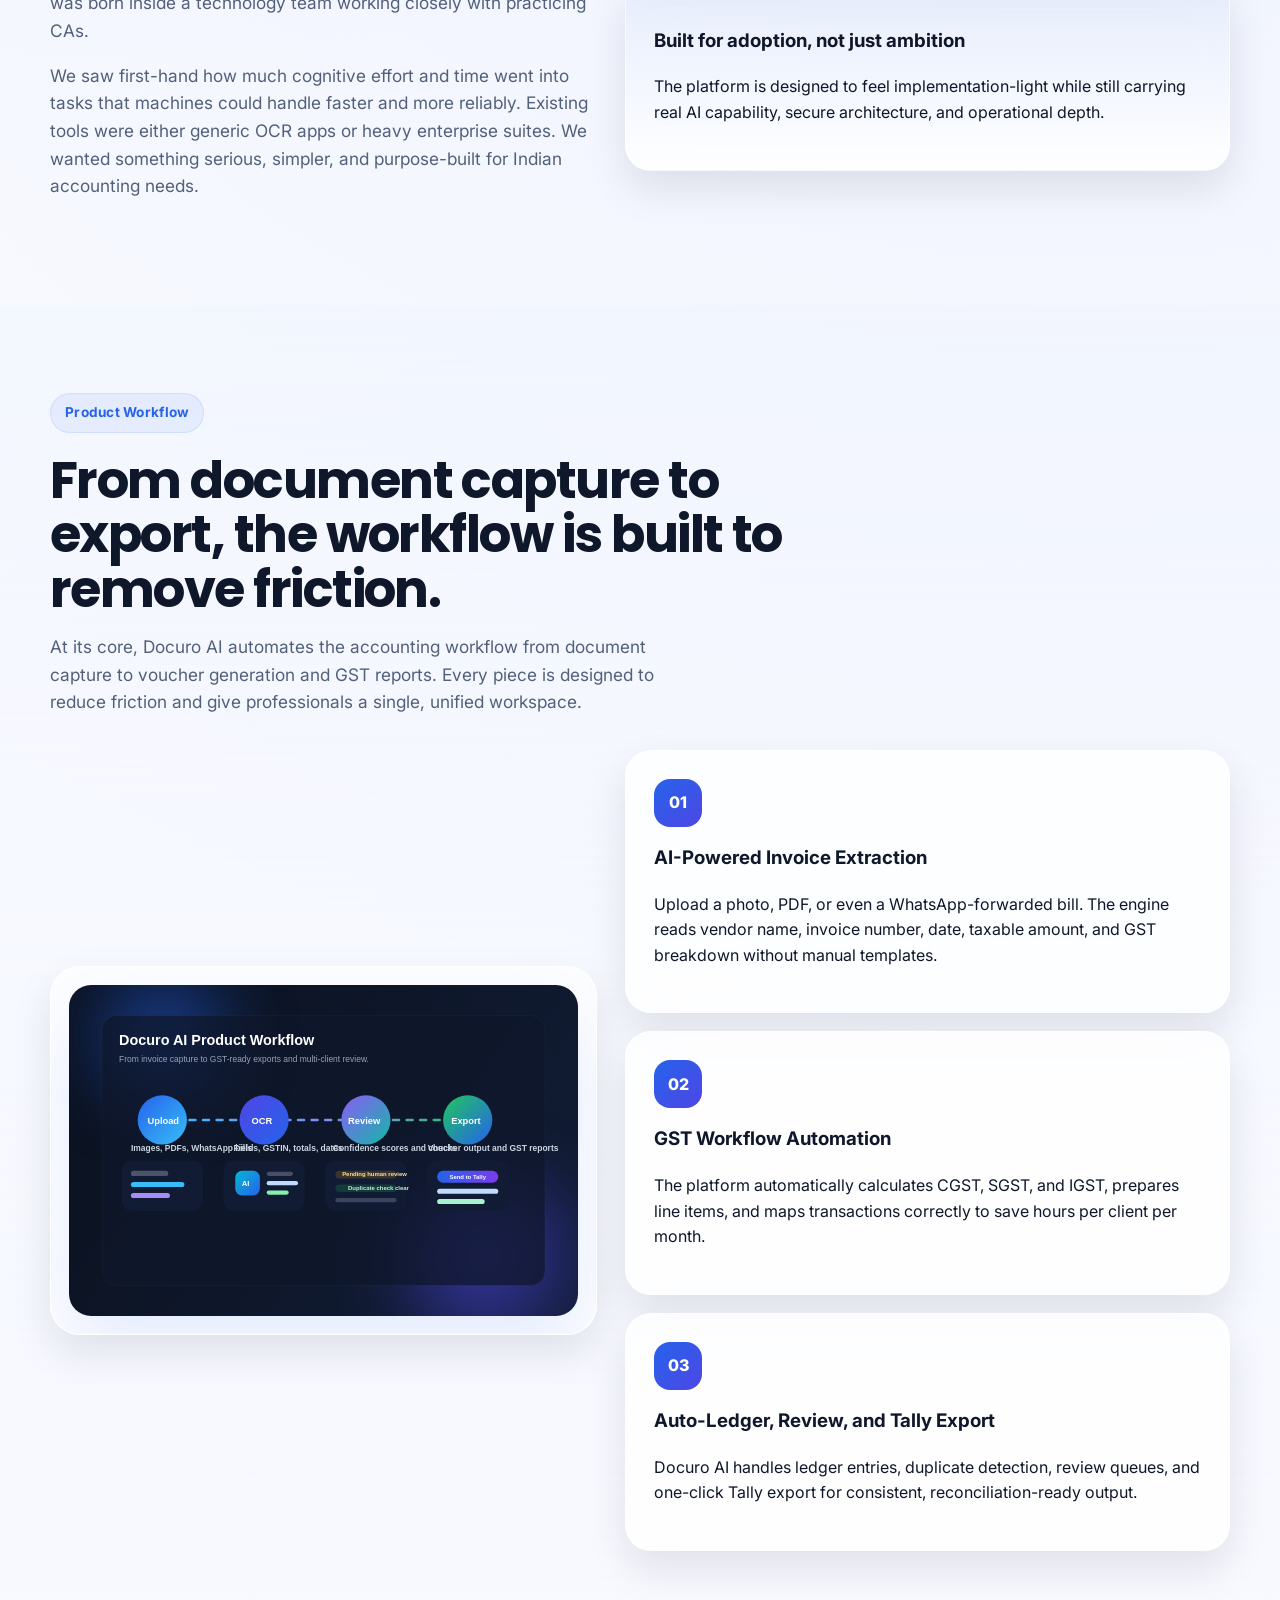
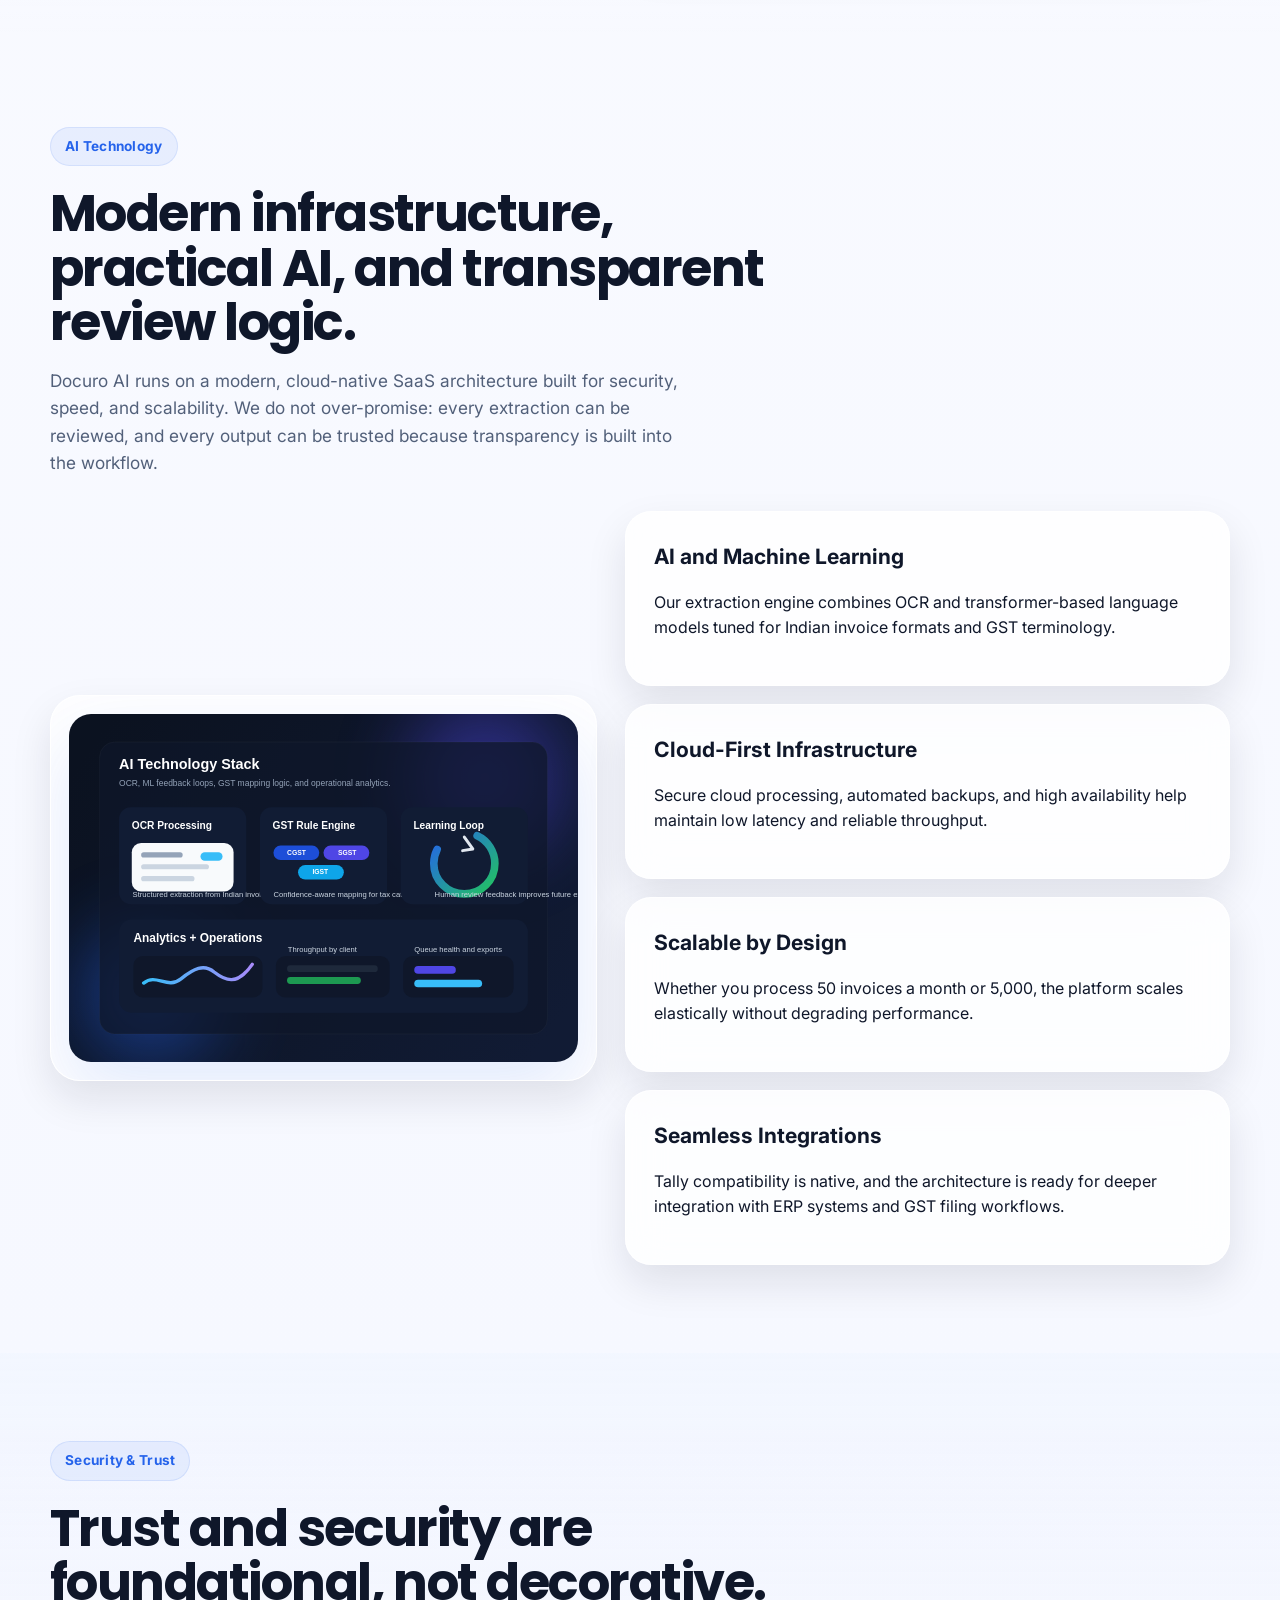
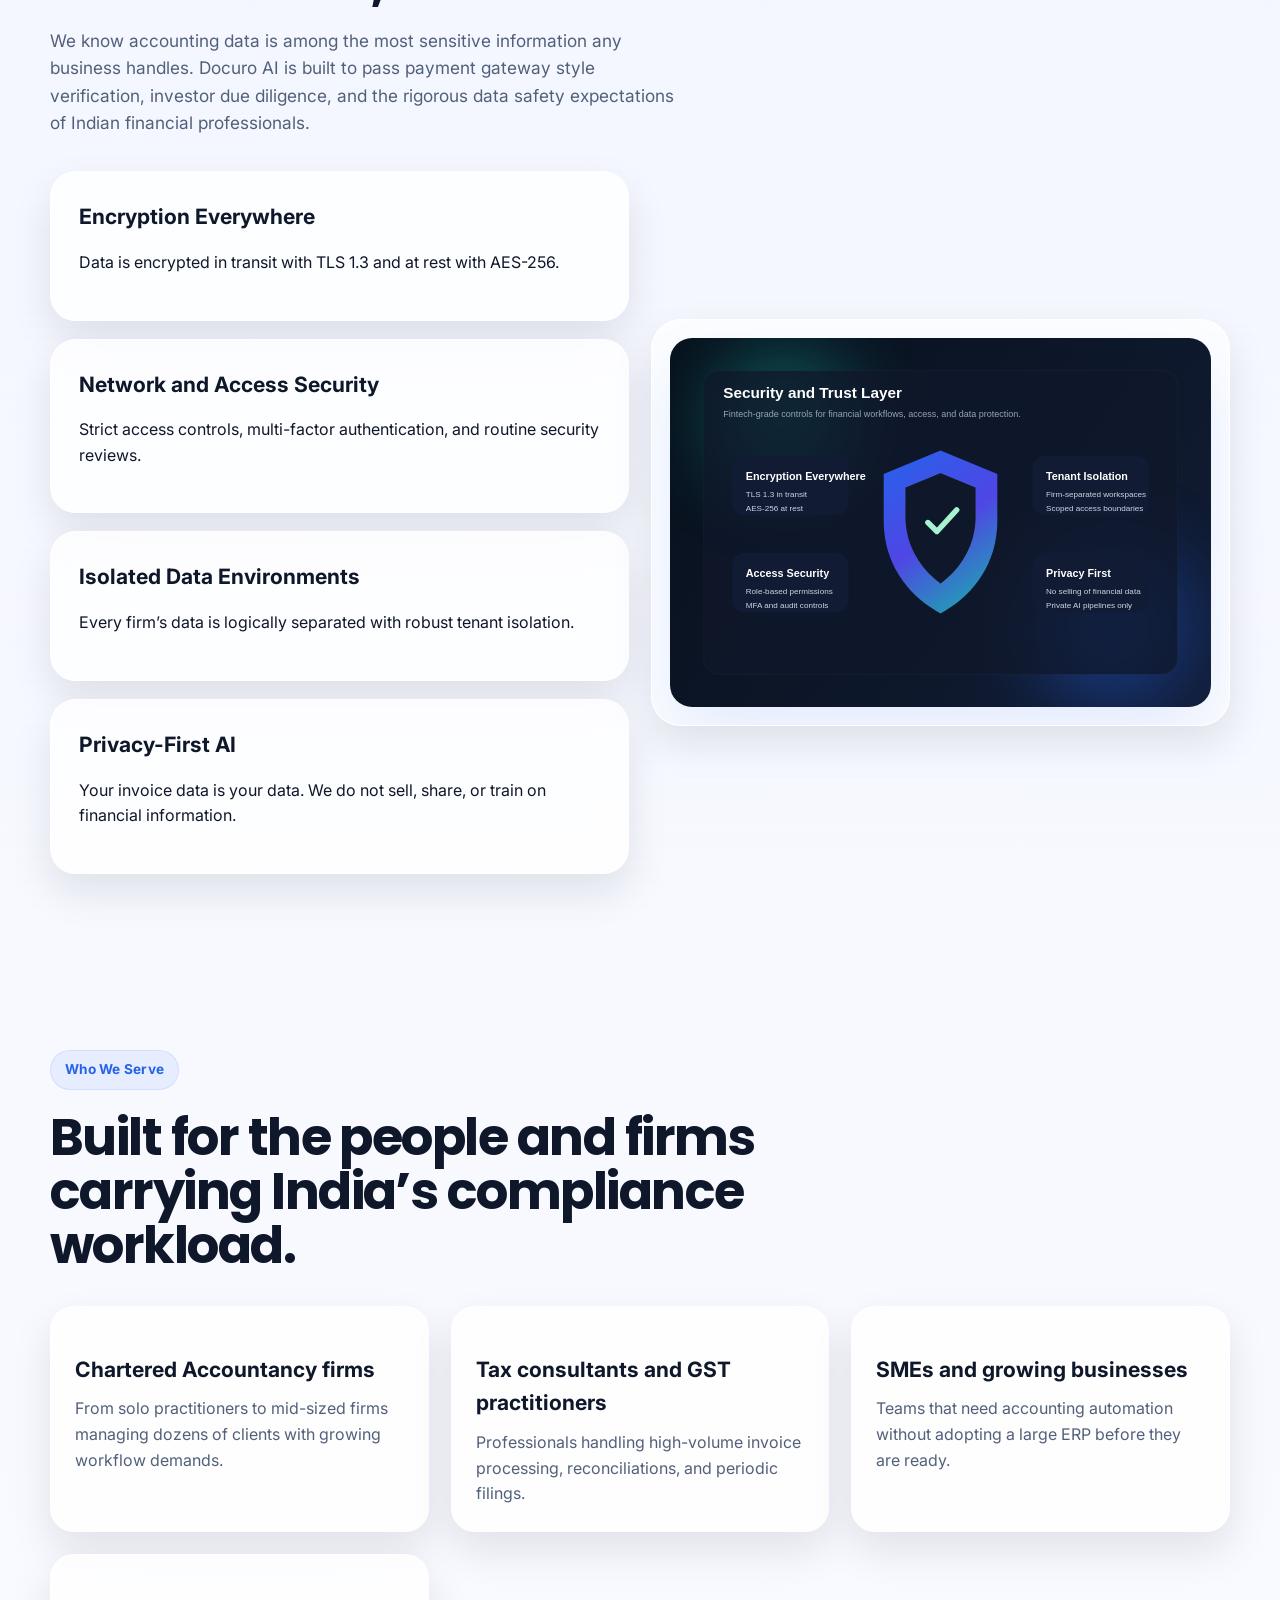
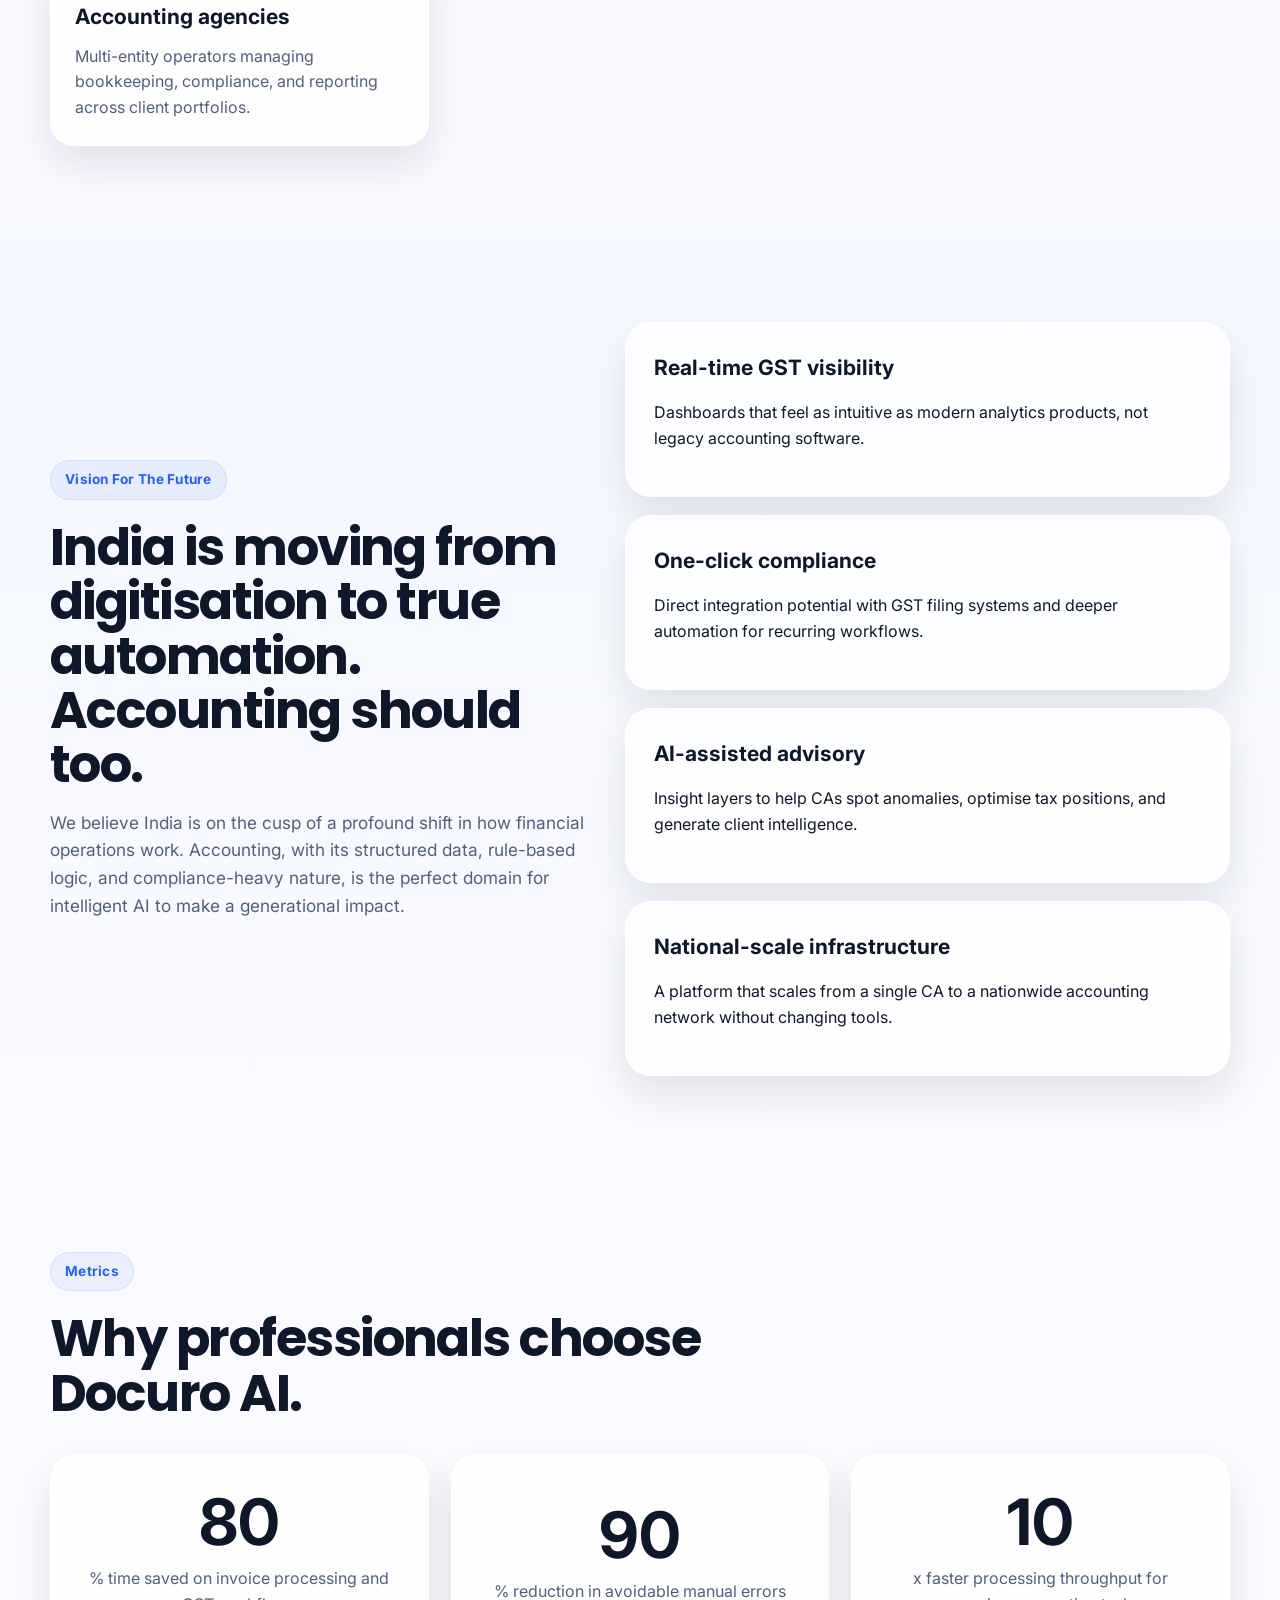
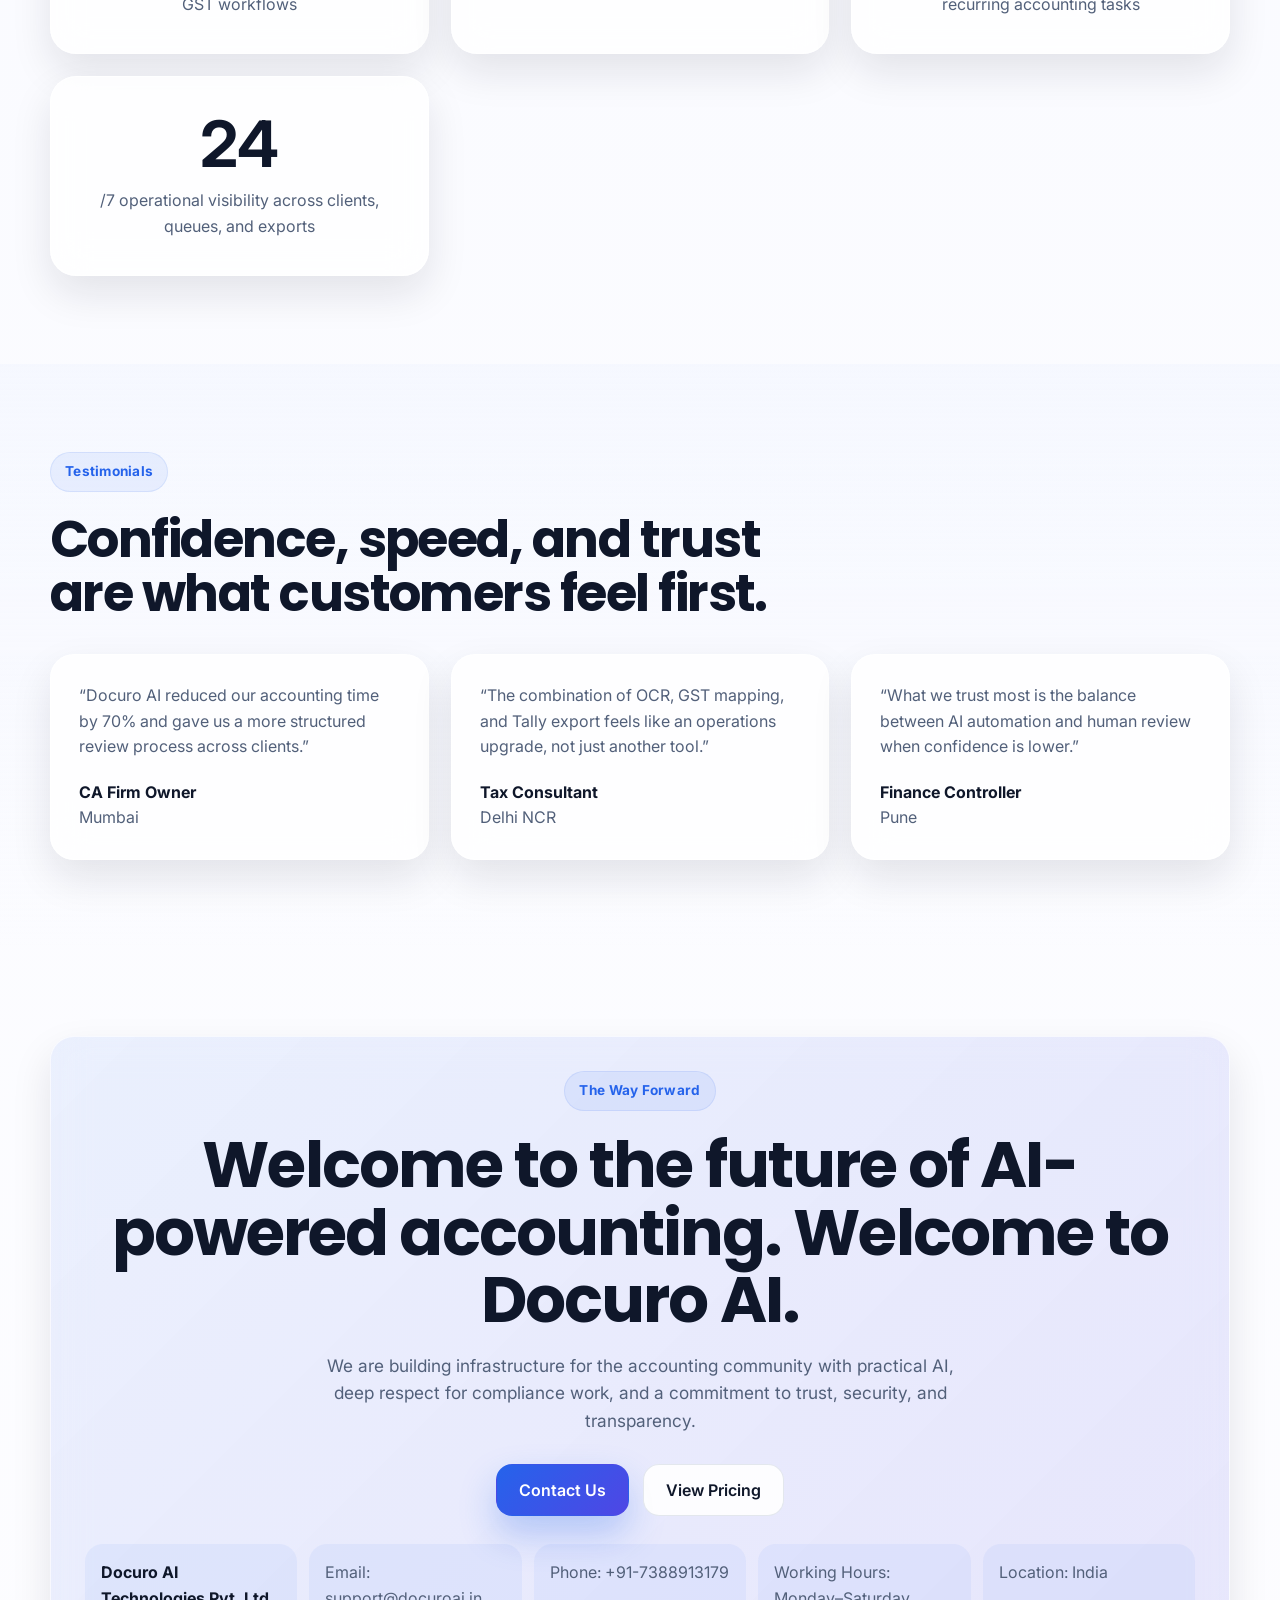
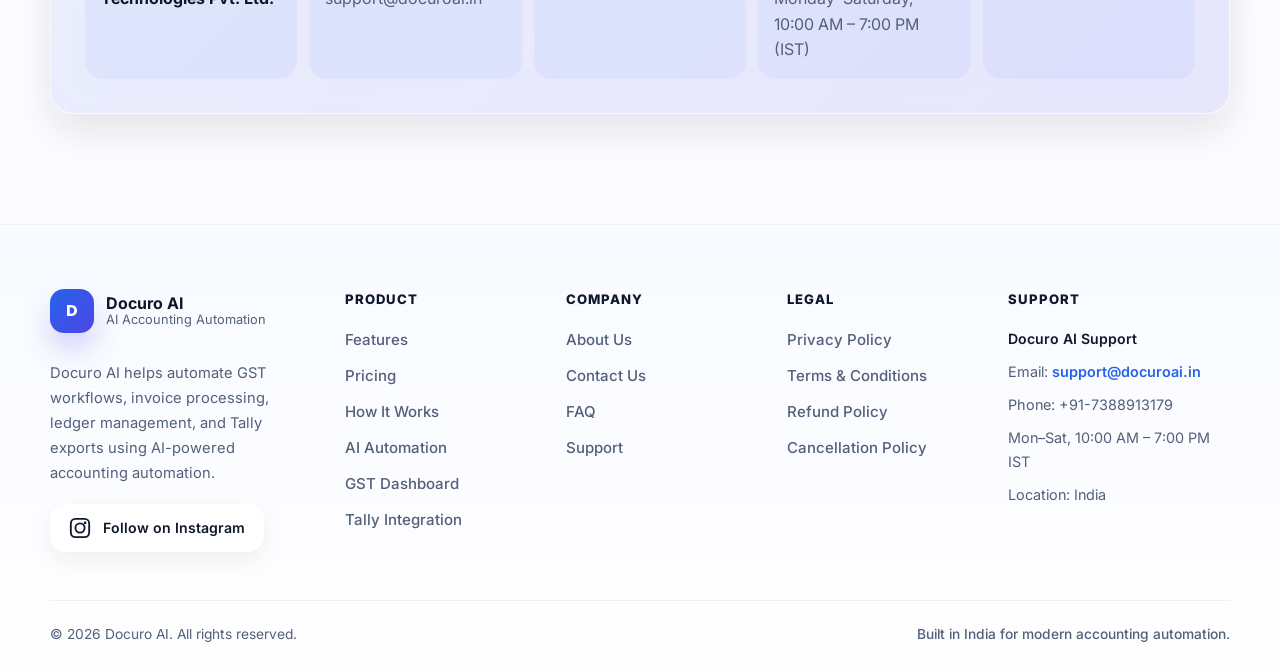
<file: about/index.html>
<!DOCTYPE html>
<html lang="en">
  <head>
    <meta charset="UTF-8" />
    <meta name="viewport" content="width=device-width, initial-scale=1.0" />
    <title>About Docuro AI | Building the Future of AI Accounting in India</title>
    <meta
      name="description"
      content="Learn why Docuro AI was created, the accounting problems it solves in India, and the vision behind its AI-powered GST, OCR, analytics, and Tally automation platform."
    />
    <meta
      name="keywords"
      content="About Docuro AI, AI accounting India, GST automation platform, Tally automation, OCR invoice software, fintech SaaS India"
    />
    <meta property="og:title" content="About Docuro AI" />
    <meta
      property="og:description"
      content="Building the future of AI-powered accounting in India for CAs, tax professionals, and modern businesses."
    />
    <meta property="og:type" content="website" />
    <meta property="og:url" content="https://docuro.ai/about/" />
    <meta property="og:image" content="../assets/illustrations/about-hero-ops.svg" />
    <meta name="twitter:card" content="summary_large_image" />
    <link rel="canonical" href="https://docuro.ai/about/" />
    <link rel="preconnect" href="https://fonts.googleapis.com" />
    <link rel="preconnect" href="https://fonts.gstatic.com" crossorigin />
    <link
      href="https://fonts.googleapis.com/css2?family=Inter:wght@400;500;600;700;800&family=Poppins:wght@600;700;800&display=swap"
      rel="stylesheet"
    />
    <link rel="stylesheet" href="../styles.css" />
    <link rel="stylesheet" href="../about.css" />
  </head>
  <body class="about-page">
    <div class="page-glow page-glow-left" aria-hidden="true"></div>
    <div class="page-glow page-glow-right" aria-hidden="true"></div>

    <header class="site-header" id="top">
      <nav class="navbar container">
        <a class="brand" href="../index.html" aria-label="Docuro AI home">
          <span class="brand-mark">D</span>
          <span class="brand-copy">
            <strong>Docuro AI</strong>
            <span>AI Accounting Automation</span>
          </span>
        </a>

        <div class="nav-links">
          <a href="../index.html">Home</a>
          <a href="#mission">Mission</a>
          <a href="#workflow">Workflow</a>
          <a href="../pricing/">Pricing</a>
          <a href="#security">Security</a>
          <a href="#future">Vision</a>
          <a href="./">About</a>
          <a href="../contact/">Contact</a>
          <a href="../faq/">FAQ</a>
        </div>

        <div class="nav-actions">
          <a class="play-store-badge compact" href="../index.html#download" aria-label="Download on Google Play">
            <span class="play-icon" aria-hidden="true">
              <span class="play-triangle"></span>
            </span>
            <span class="play-text">
              <small>Download on</small>
              <strong>Google Play</strong>
            </span>
          </a>
          <a class="button button-primary nav-cta" href="../index.html#final-cta">Start Free Trial</a>
        </div>

        <button class="menu-toggle" type="button" aria-expanded="false" aria-label="Open menu">
          <span></span>
          <span></span>
          <span></span>
        </button>
      </nav>
    </header>

    <main>
      <section class="hero section about-hero">
        <div class="container about-hero-grid">
          <div class="about-hero-copy" data-reveal="left">
            <span class="eyebrow">About Docuro AI</span>
            <h1>Building the Future of AI-Powered Accounting in India</h1>
            <p class="hero-subtitle">
              Docuro AI is an AI-powered accounting automation platform purpose-built for Indian
              Chartered Accountants, tax professionals, and modern businesses. We combine intelligent
              document processing, GST workflow automation, and seamless Tally integration to replace
              hours of repetitive manual work with accurate, effortless, and scalable accounting
              operations.
            </p>
            <div class="hero-actions">
              <a class="button button-primary" href="../index.html#final-cta">Start Free Trial</a>
              <a class="button button-secondary" href="#mission">Explore Our Story</a>
            </div>
            <div class="about-pill-row">
              <span class="about-pill">Investor-ready positioning</span>
              <span class="about-pill">Fintech-grade trust</span>
              <span class="about-pill">Built for Indian compliance</span>
            </div>
          </div>

          <div class="about-hero-visual glass-card" data-reveal="right">
            <img
              src="../assets/illustrations/about-hero-ops.svg"
              alt="Docuro AI operations cockpit showing AI invoice extraction, GST intelligence, and client management"
              width="1200"
              height="820"
            />
          </div>
        </div>
      </section>

      <section class="section" id="mission">
        <div class="container">
          <div class="section-heading" data-reveal="up">
            <span class="eyebrow">Our Mission</span>
            <h2>Empower every Indian accounting practice and business with intelligent automation.</h2>
          </div>

          <div class="story-grid">
            <article class="story-card glass-card" data-reveal="left">
              <p class="story-lead">
                Empower every Indian accounting practice and business with intelligent automation that
                reduces manual effort, improves accuracy, and makes GST workflows effortless.
              </p>
              <p>
                India’s economy is digitising at an extraordinary pace. Yet, in thousands of
                accounting firms and finance teams, critical work still depends on manual data entry,
                physical invoice handling, and repetitive reconciliation. This mismatch between
                ambition and process is the exact problem we exist to solve.
              </p>
            </article>
            <article class="story-card glass-card accent-card" data-reveal="right">
              <p>
                Docuro AI exists to close that gap — to give accountants tools that feel intelligent,
                fast, and trustworthy, so they can serve more clients, deliver real-time insights,
                and build the automated practice of the future.
              </p>
            </article>
          </div>
        </div>
      </section>

      <section class="section section-dark-band" id="problem">
        <div class="container">
          <div class="section-heading" data-reveal="up">
            <span class="eyebrow">The Problem We Solve</span>
            <h2>Manual accounting is still a structural bottleneck for modern Indian finance teams.</h2>
            <p>
              Every day, Chartered Accountants and tax professionals across India spend hours on tasks
              that should not be manual: reading invoice data, entering line items into Tally,
              computing GST, checking for duplicates, and generating filing-ready reports.
            </p>
          </div>

          <div class="problem-grid">
            <article class="problem-card glass-card" data-reveal="up">
              <h3>Repetitive manual data entry</h3>
              <p>Drains valuable professional time that should go toward judgment, advisory, and client service.</p>
            </article>
            <article class="problem-card glass-card" data-reveal="up">
              <h3>Human errors in tax details</h3>
              <p>Amounts, GSTINs, and tax calculations get harder to trust when teams are stretched thin.</p>
            </article>
            <article class="problem-card glass-card" data-reveal="up">
              <h3>Scattered workflows</h3>
              <p>Accountants juggle multiple tools, spreadsheets, emails, and physical documents to finish one process.</p>
            </article>
            <article class="problem-card glass-card" data-reveal="up">
              <h3>Slow reconciliation cycles</h3>
              <p>Delays filing and increases compliance risk for firms managing multiple entities or deadlines.</p>
            </article>
            <article class="problem-card glass-card" data-reveal="up">
              <h3>Lack of real-time visibility</h3>
              <p>Pending work, document status, and GST liability stay buried until too late in the month.</p>
            </article>
            <article class="problem-card glass-card" data-reveal="up">
              <h3>Linear headcount pressure</h3>
              <p>Growing teams often add people before they add infrastructure, which limits scalable margins.</p>
            </article>
          </div>
        </div>
      </section>

      <section class="section" id="origin">
        <div class="container two-column-section">
          <div class="section-heading narrow-heading" data-reveal="left">
            <span class="eyebrow">Why Docuro AI Was Created</span>
            <h2>Accountants do not need to be replaced. They need to be liberated.</h2>
            <p>
              Docuro AI started with a simple, powerful realisation: accountants do not need to be
              replaced — they need to be liberated. The idea was born inside a technology team
              working closely with practicing CAs.
            </p>
            <p>
              We saw first-hand how much cognitive effort and time went into tasks that machines
              could handle faster and more reliably. Existing tools were either generic OCR apps or
              heavy enterprise suites. We wanted something serious, simpler, and purpose-built for
              Indian accounting needs.
            </p>
          </div>

          <div class="stacked-cards" data-reveal="right">
            <article class="story-card glass-card">
              <h3>What if AI could understand Indian accounting work the way CAs actually operate?</h3>
              <p>
                That question became Docuro AI. Our vision was never to build just another accounting
                app. We set out to create a platform that understands GST logic, CA workflows, and
                the journey from raw invoice to Tally-ready voucher.
              </p>
            </article>
            <article class="story-card glass-card accent-card">
              <h3>Built for adoption, not just ambition</h3>
              <p>
                The platform is designed to feel implementation-light while still carrying real AI
                capability, secure architecture, and operational depth.
              </p>
            </article>
          </div>
        </div>
      </section>

      <section class="section section-dark-band" id="workflow">
        <div class="container">
          <div class="section-heading" data-reveal="up">
            <span class="eyebrow">Product Workflow</span>
            <h2>From document capture to export, the workflow is built to remove friction.</h2>
            <p>
              At its core, Docuro AI automates the accounting workflow from document capture to
              voucher generation and GST reports. Every piece is designed to reduce friction and give
              professionals a single, unified workspace.
            </p>
          </div>

          <div class="workflow-grid">
            <div class="workflow-visual glass-card" data-reveal="left">
              <img
                src="../assets/illustrations/about-workflow-map.svg"
                alt="Docuro AI workflow showing upload, OCR, review, and Tally export"
                width="1200"
                height="780"
              />
            </div>

            <div class="workflow-steps">
              <article class="workflow-step glass-card" data-reveal="right">
                <span>01</span>
                <h3>AI-Powered Invoice Extraction</h3>
                <p>
                  Upload a photo, PDF, or even a WhatsApp-forwarded bill. The engine reads vendor
                  name, invoice number, date, taxable amount, and GST breakdown without manual templates.
                </p>
              </article>
              <article class="workflow-step glass-card" data-reveal="right">
                <span>02</span>
                <h3>GST Workflow Automation</h3>
                <p>
                  The platform automatically calculates CGST, SGST, and IGST, prepares line items,
                  and maps transactions correctly to save hours per client per month.
                </p>
              </article>
              <article class="workflow-step glass-card" data-reveal="right">
                <span>03</span>
                <h3>Auto-Ledger, Review, and Tally Export</h3>
                <p>
                  Docuro AI handles ledger entries, duplicate detection, review queues, and one-click
                  Tally export for consistent, reconciliation-ready output.
                </p>
              </article>
            </div>
          </div>
        </div>
      </section>

      <section class="section" id="technology">
        <div class="container">
          <div class="section-heading" data-reveal="up">
            <span class="eyebrow">AI Technology</span>
            <h2>Modern infrastructure, practical AI, and transparent review logic.</h2>
            <p>
              Docuro AI runs on a modern, cloud-native SaaS architecture built for security, speed,
              and scalability. We do not over-promise: every extraction can be reviewed, and every
              output can be trusted because transparency is built into the workflow.
            </p>
          </div>

          <div class="tech-grid">
            <div class="tech-visual glass-card" data-reveal="left">
              <img
                src="../assets/illustrations/about-ai-stack.svg"
                alt="Docuro AI technology stack with OCR, GST rule engine, analytics, and learning loop"
                width="1200"
                height="820"
              />
            </div>

            <div class="tech-cards">
              <article class="info-card glass-card" data-reveal="right">
                <h3>AI and Machine Learning</h3>
                <p>
                  Our extraction engine combines OCR and transformer-based language models tuned for
                  Indian invoice formats and GST terminology.
                </p>
              </article>
              <article class="info-card glass-card" data-reveal="right">
                <h3>Cloud-First Infrastructure</h3>
                <p>
                  Secure cloud processing, automated backups, and high availability help maintain low
                  latency and reliable throughput.
                </p>
              </article>
              <article class="info-card glass-card" data-reveal="right">
                <h3>Scalable by Design</h3>
                <p>
                  Whether you process 50 invoices a month or 5,000, the platform scales elastically
                  without degrading performance.
                </p>
              </article>
              <article class="info-card glass-card" data-reveal="right">
                <h3>Seamless Integrations</h3>
                <p>
                  Tally compatibility is native, and the architecture is ready for deeper integration
                  with ERP systems and GST filing workflows.
                </p>
              </article>
            </div>
          </div>
        </div>
      </section>

      <section class="section section-dark-band" id="security">
        <div class="container">
          <div class="section-heading" data-reveal="up">
            <span class="eyebrow">Security &amp; Trust</span>
            <h2>Trust and security are foundational, not decorative.</h2>
            <p>
              We know accounting data is among the most sensitive information any business handles.
              Docuro AI is built to pass payment gateway style verification, investor due diligence,
              and the rigorous data safety expectations of Indian financial professionals.
            </p>
          </div>

          <div class="trust-grid">
            <div class="trust-copy">
              <article class="info-card glass-card" data-reveal="left">
                <h3>Encryption Everywhere</h3>
                <p>Data is encrypted in transit with TLS 1.3 and at rest with AES-256.</p>
              </article>
              <article class="info-card glass-card" data-reveal="left">
                <h3>Network and Access Security</h3>
                <p>Strict access controls, multi-factor authentication, and routine security reviews.</p>
              </article>
              <article class="info-card glass-card" data-reveal="left">
                <h3>Isolated Data Environments</h3>
                <p>Every firm’s data is logically separated with robust tenant isolation.</p>
              </article>
              <article class="info-card glass-card" data-reveal="left">
                <h3>Privacy-First AI</h3>
                <p>Your invoice data is your data. We do not sell, share, or train on financial information.</p>
              </article>
            </div>

            <div class="trust-visual glass-card" data-reveal="right">
              <img
                src="../assets/illustrations/about-security.svg"
                alt="Docuro AI security and trust visual with encryption and tenant isolation"
                width="1200"
                height="820"
              />
            </div>
          </div>
        </div>
      </section>

      <section class="section" id="audience">
        <div class="container">
          <div class="section-heading" data-reveal="up">
            <span class="eyebrow">Who We Serve</span>
            <h2>Built for the people and firms carrying India’s compliance workload.</h2>
          </div>

          <div class="audience-about-grid">
            <article class="audience-card glass-card" data-reveal="up">
              <h3>Chartered Accountancy firms</h3>
              <p>From solo practitioners to mid-sized firms managing dozens of clients with growing workflow demands.</p>
            </article>
            <article class="audience-card glass-card" data-reveal="up">
              <h3>Tax consultants and GST practitioners</h3>
              <p>Professionals handling high-volume invoice processing, reconciliations, and periodic filings.</p>
            </article>
            <article class="audience-card glass-card" data-reveal="up">
              <h3>SMEs and growing businesses</h3>
              <p>Teams that need accounting automation without adopting a large ERP before they are ready.</p>
            </article>
            <article class="audience-card glass-card" data-reveal="up">
              <h3>Accounting agencies</h3>
              <p>Multi-entity operators managing bookkeeping, compliance, and reporting across client portfolios.</p>
            </article>
          </div>
        </div>
      </section>

      <section class="section section-dark-band" id="future">
        <div class="container future-grid">
          <div class="section-heading narrow-heading" data-reveal="left">
            <span class="eyebrow">Vision For The Future</span>
            <h2>India is moving from digitisation to true automation. Accounting should too.</h2>
            <p>
              We believe India is on the cusp of a profound shift in how financial operations work.
              Accounting, with its structured data, rule-based logic, and compliance-heavy nature, is
              the perfect domain for intelligent AI to make a generational impact.
            </p>
          </div>

          <div class="future-cards">
            <article class="info-card glass-card" data-reveal="right">
              <h3>Real-time GST visibility</h3>
              <p>Dashboards that feel as intuitive as modern analytics products, not legacy accounting software.</p>
            </article>
            <article class="info-card glass-card" data-reveal="right">
              <h3>One-click compliance</h3>
              <p>Direct integration potential with GST filing systems and deeper automation for recurring workflows.</p>
            </article>
            <article class="info-card glass-card" data-reveal="right">
              <h3>AI-assisted advisory</h3>
              <p>Insight layers to help CAs spot anomalies, optimise tax positions, and generate client intelligence.</p>
            </article>
            <article class="info-card glass-card" data-reveal="right">
              <h3>National-scale infrastructure</h3>
              <p>A platform that scales from a single CA to a nationwide accounting network without changing tools.</p>
            </article>
          </div>
        </div>
      </section>

      <section class="section" id="metrics">
        <div class="container">
          <div class="section-heading" data-reveal="up">
            <span class="eyebrow">Metrics</span>
            <h2>Why professionals choose Docuro AI.</h2>
          </div>

          <div class="metrics-band">
            <article class="metric-card glass-card" data-reveal="up">
              <strong class="countup" data-count="80">0</strong>
              <span>% time saved on invoice processing and GST workflows</span>
            </article>
            <article class="metric-card glass-card" data-reveal="up">
              <strong class="countup" data-count="90">0</strong>
              <span>% reduction in avoidable manual errors</span>
            </article>
            <article class="metric-card glass-card" data-reveal="up">
              <strong class="countup" data-count="10">0</strong>
              <span>x faster processing throughput for recurring accounting tasks</span>
            </article>
            <article class="metric-card glass-card" data-reveal="up">
              <strong class="countup" data-count="24">0</strong>
              <span>/7 operational visibility across clients, queues, and exports</span>
            </article>
          </div>
        </div>
      </section>

      <section class="section section-dark-band" id="testimonials">
        <div class="container">
          <div class="section-heading" data-reveal="up">
            <span class="eyebrow">Testimonials</span>
            <h2>Confidence, speed, and trust are what customers feel first.</h2>
          </div>

          <div class="testimonial-grid">
            <article class="testimonial-card glass-card" data-reveal="up">
              <p>“Docuro AI reduced our accounting time by 70% and gave us a more structured review process across clients.”</p>
              <strong>CA Firm Owner</strong>
              <span>Mumbai</span>
            </article>
            <article class="testimonial-card glass-card" data-reveal="up">
              <p>“The combination of OCR, GST mapping, and Tally export feels like an operations upgrade, not just another tool.”</p>
              <strong>Tax Consultant</strong>
              <span>Delhi NCR</span>
            </article>
            <article class="testimonial-card glass-card" data-reveal="up">
              <p>“What we trust most is the balance between AI automation and human review when confidence is lower.”</p>
              <strong>Finance Controller</strong>
              <span>Pune</span>
            </article>
          </div>
        </div>
      </section>

      <section class="section final-cta-section" id="cta">
        <div class="container">
          <div class="final-cta glass-card" data-reveal="up">
            <span class="eyebrow">The Way Forward</span>
            <h2>Welcome to the future of AI-powered accounting. Welcome to Docuro AI.</h2>
            <p>
              We are building infrastructure for the accounting community with practical AI, deep
              respect for compliance work, and a commitment to trust, security, and transparency.
            </p>
            <div class="hero-actions final-actions">
              <a class="button button-primary" href="mailto:support@docuroai.in?subject=Docuro%20AI%20About%20Page%20Inquiry">Contact Us</a>
              <a class="button button-secondary" href="../index.html#pricing">View Pricing</a>
            </div>
            <div class="contact-grid">
              <div><strong>Docuro AI Technologies Pvt. Ltd.</strong></div>
              <div>Email: support@docuroai.in</div>
              <div>Phone: +91-7388913179</div>
              <div>Working Hours: Monday–Saturday, 10:00 AM – 7:00 PM (IST)</div>
              <div>Location: India</div>
            </div>
          </div>
        </div>
      </section>
    </main>

    <footer class="site-footer">
      <div class="container">
        <div class="footer-main">
          <div class="footer-brand-col">
            <a class="brand footer-brand" href="../index.html">
              <span class="brand-mark">D</span>
              <span class="brand-copy">
                <strong>Docuro AI</strong>
                <span>AI Accounting Automation</span>
              </span>
            </a>
            <p class="footer-description">
              Docuro AI helps automate GST workflows, invoice processing, ledger management, and Tally exports using AI-powered accounting automation.
            </p>
            <a class="footer-instagram" href="https://www.instagram.com/docuro.in?igsh=MW5kYjFpMDVsOWxwZQ==" target="_blank" rel="noopener noreferrer" aria-label="Follow Docuro AI on Instagram">
              <svg viewBox="0 0 24 24" fill="none" stroke="currentColor" stroke-width="2" stroke-linecap="round" stroke-linejoin="round"><rect x="2" y="2" width="20" height="20" rx="5"/><circle cx="12" cy="12" r="5"/><circle cx="17.5" cy="6.5" r="1.5" fill="currentColor" stroke="none"/></svg>
              Follow on Instagram
            </a>
          </div>

          <div>
            <p class="footer-col-title">Product</p>
            <nav class="footer-nav">
              <a href="../index.html#features">Features</a>
              <a href="../pricing/">Pricing</a>
              <a href="../index.html#how-it-works">How It Works</a>
              <a href="../index.html#features">AI Automation</a>
              <a href="../index.html#showcase">GST Dashboard</a>
              <a href="../index.html#showcase">Tally Integration</a>
            </nav>
          </div>

          <div>
            <p class="footer-col-title">Company</p>
            <nav class="footer-nav">
              <a href="../about/">About Us</a>
              <a href="../contact/">Contact Us</a>
              <a href="../faq/">FAQ</a>
              <a href="../contact/">Support</a>
            </nav>
          </div>

          <div>
            <p class="footer-col-title">Legal</p>
            <nav class="footer-nav">
              <a href="../privacy-policy/">Privacy Policy</a>
              <a href="../terms-and-conditions/">Terms &amp; Conditions</a>
              <a href="../refund-policy/">Refund Policy</a>
              <a href="../cancellation-policy/">Cancellation Policy</a>
            </nav>
          </div>

          <div>
            <p class="footer-col-title">Support</p>
            <div class="footer-support-info">
              <span class="footer-support-label">Docuro AI Support</span>
              <span>Email: <a href="mailto:support@docuroai.in">support@docuroai.in</a></span>
              <span>Phone: +91-7388913179</span>
              <span>Mon–Sat, 10:00 AM – 7:00 PM IST</span>
              <span>Location: India</span>
            </div>
          </div>
        </div>

        <div class="footer-bottom">
          <span class="footer-copyright">&copy; 2026 Docuro AI. All rights reserved.</span>
          <span class="footer-bottom-tagline">Built in India for modern accounting automation.</span>
        </div>
      </div>
    </footer>

    <div class="floating-cta">
      <a class="button button-primary" href="../index.html#final-cta">Start Free Trial</a>
    </div>

    <div class="chatbot">
      <button class="chatbot-toggle" type="button" aria-expanded="false" aria-controls="chatbotPanel">AI Assistant</button>
      <div class="chatbot-panel glass-card" id="chatbotPanel" hidden>
        <div class="chatbot-head">
          <strong>Docuro AI Assistant</strong>
          <span>Ask about mission, security, or onboarding</span>
        </div>
        <div class="chatbot-body" id="chatMessages">
          <div class="chat-message bot">
            Docuro AI is built to supercharge accountants, not replace them. Explore the sections to see how.
          </div>
        </div>
        <div class="chatbot-prompts">
          <button type="button" class="chat-prompt" data-prompt="How does Tally export work?">Tally export</button>
          <button type="button" class="chat-prompt" data-prompt="Can you handle GST workflows?">GST workflow</button>
          <button type="button" class="chat-prompt" data-prompt="Which plan is right for a CA firm?">Best plan</button>
        </div>
      </div>
    </div>

    <script src="../script.js"></script>
    <script src="../about.js"></script>
  </body>
</html>
</file>
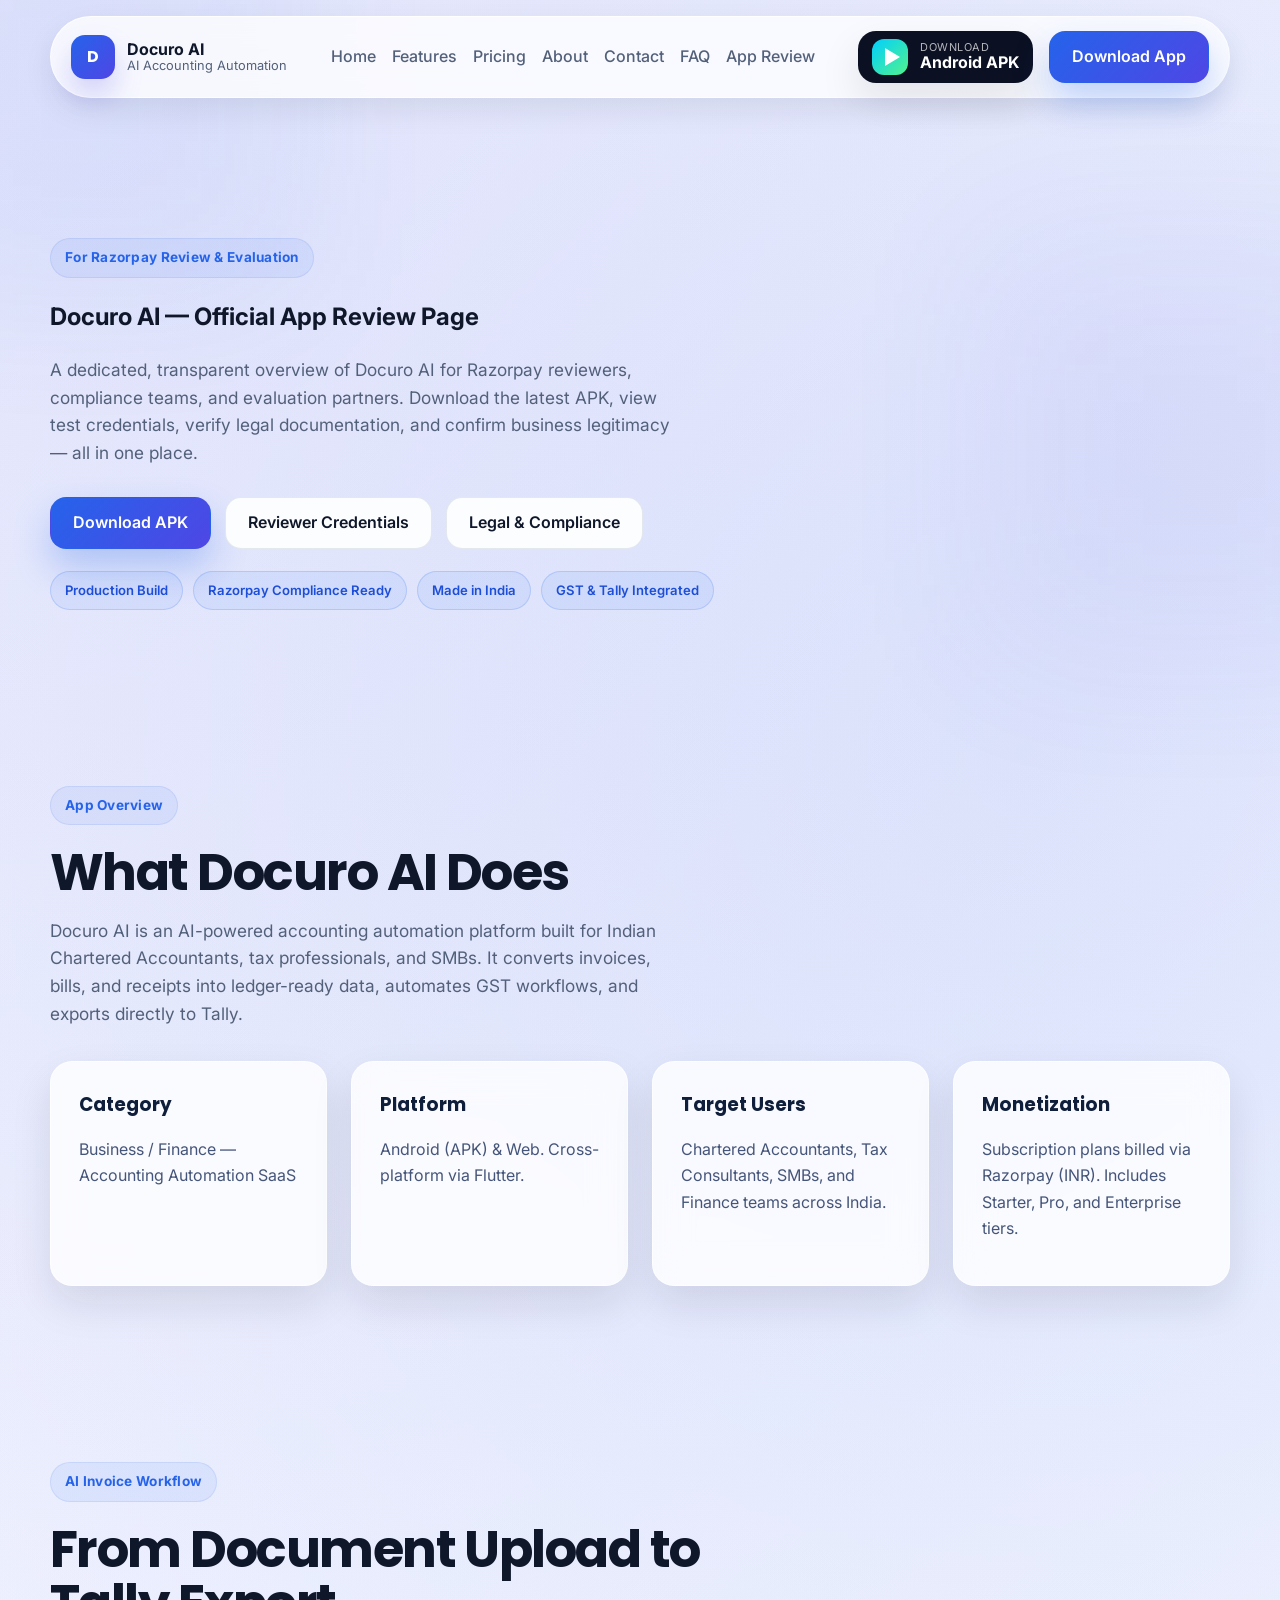
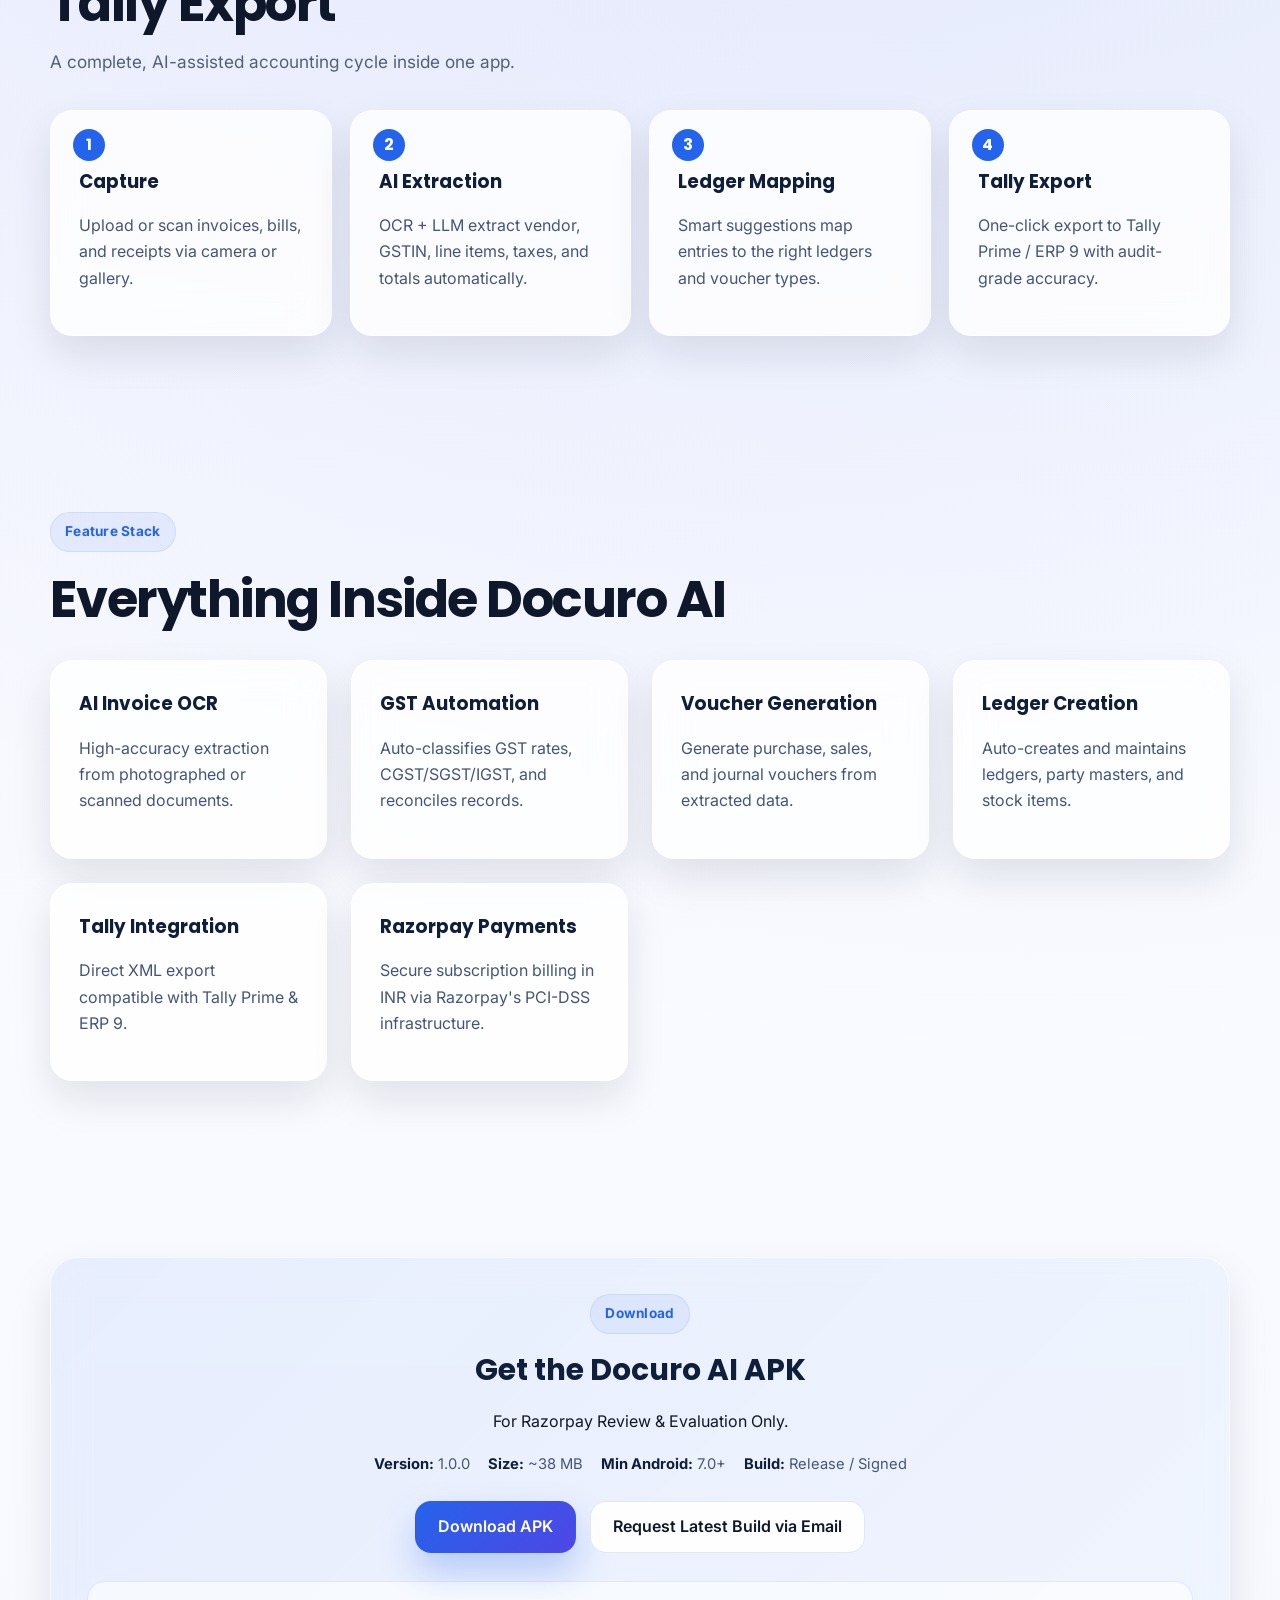
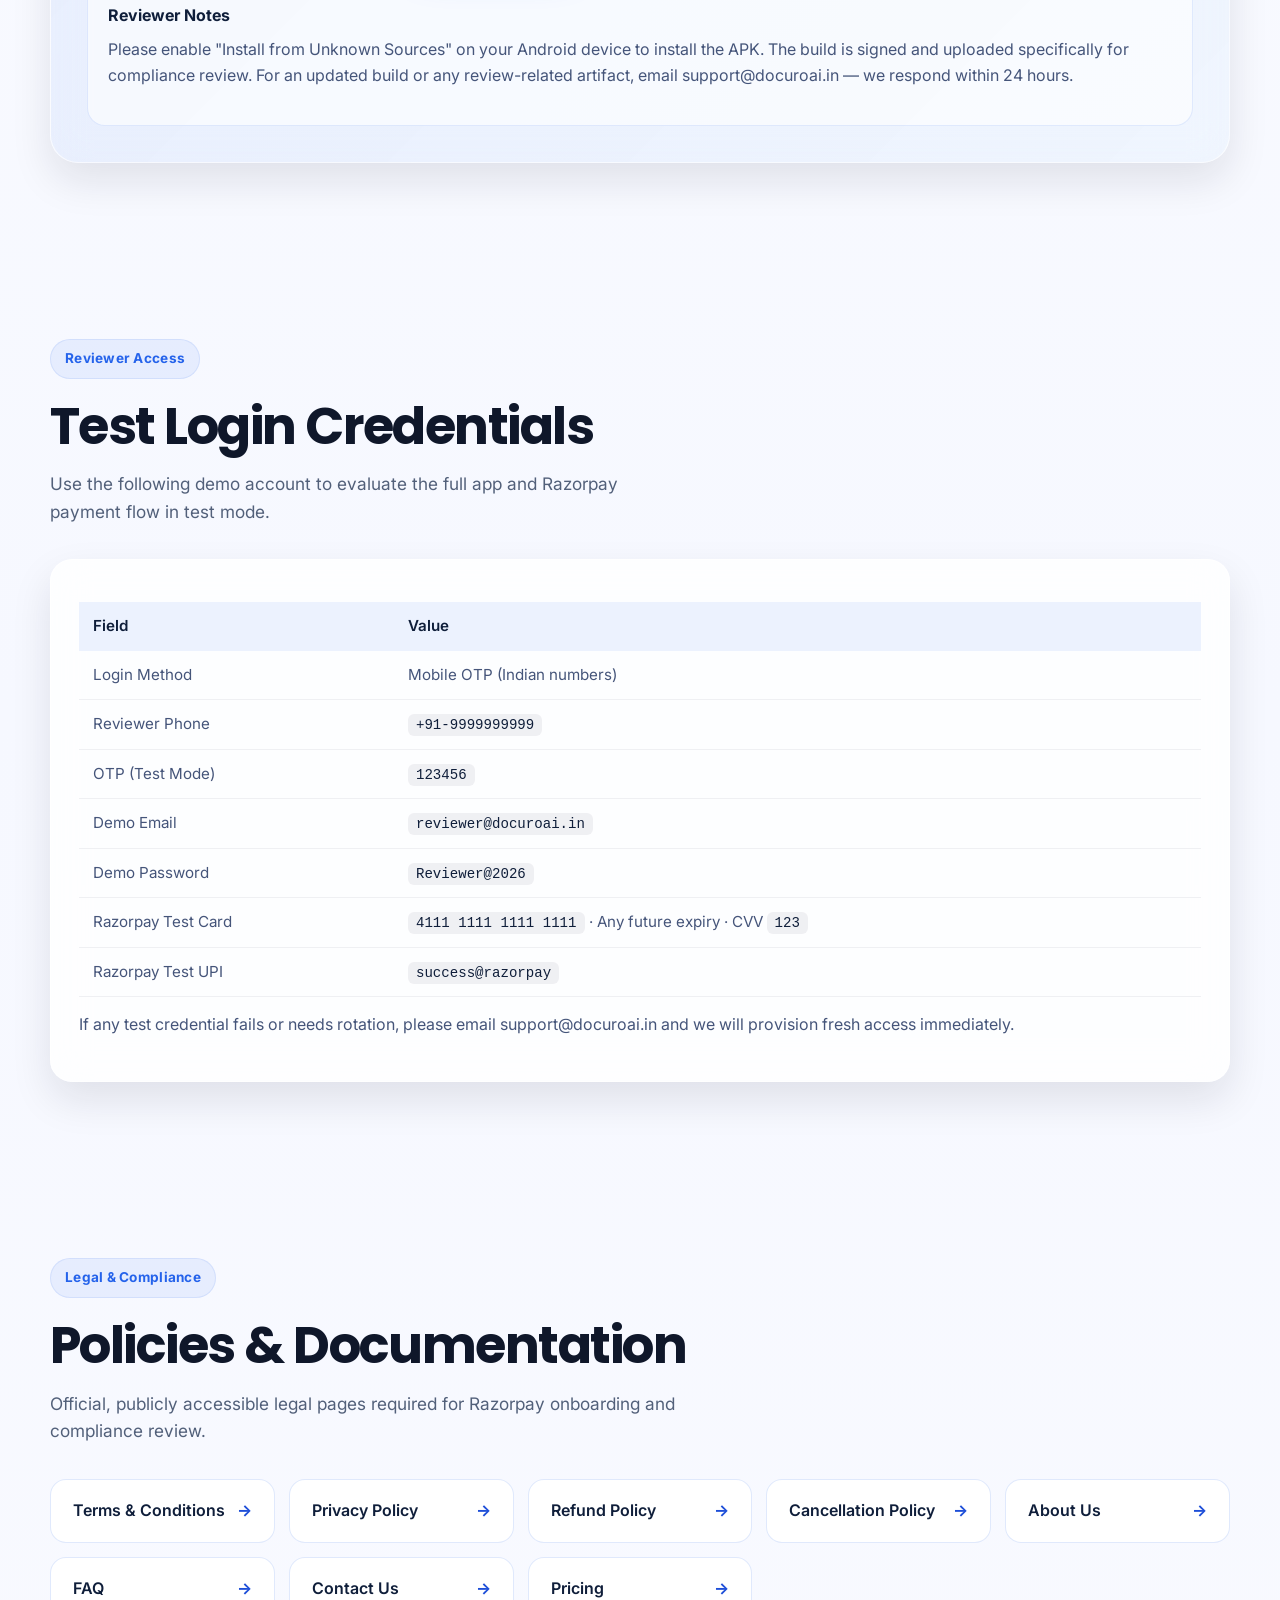
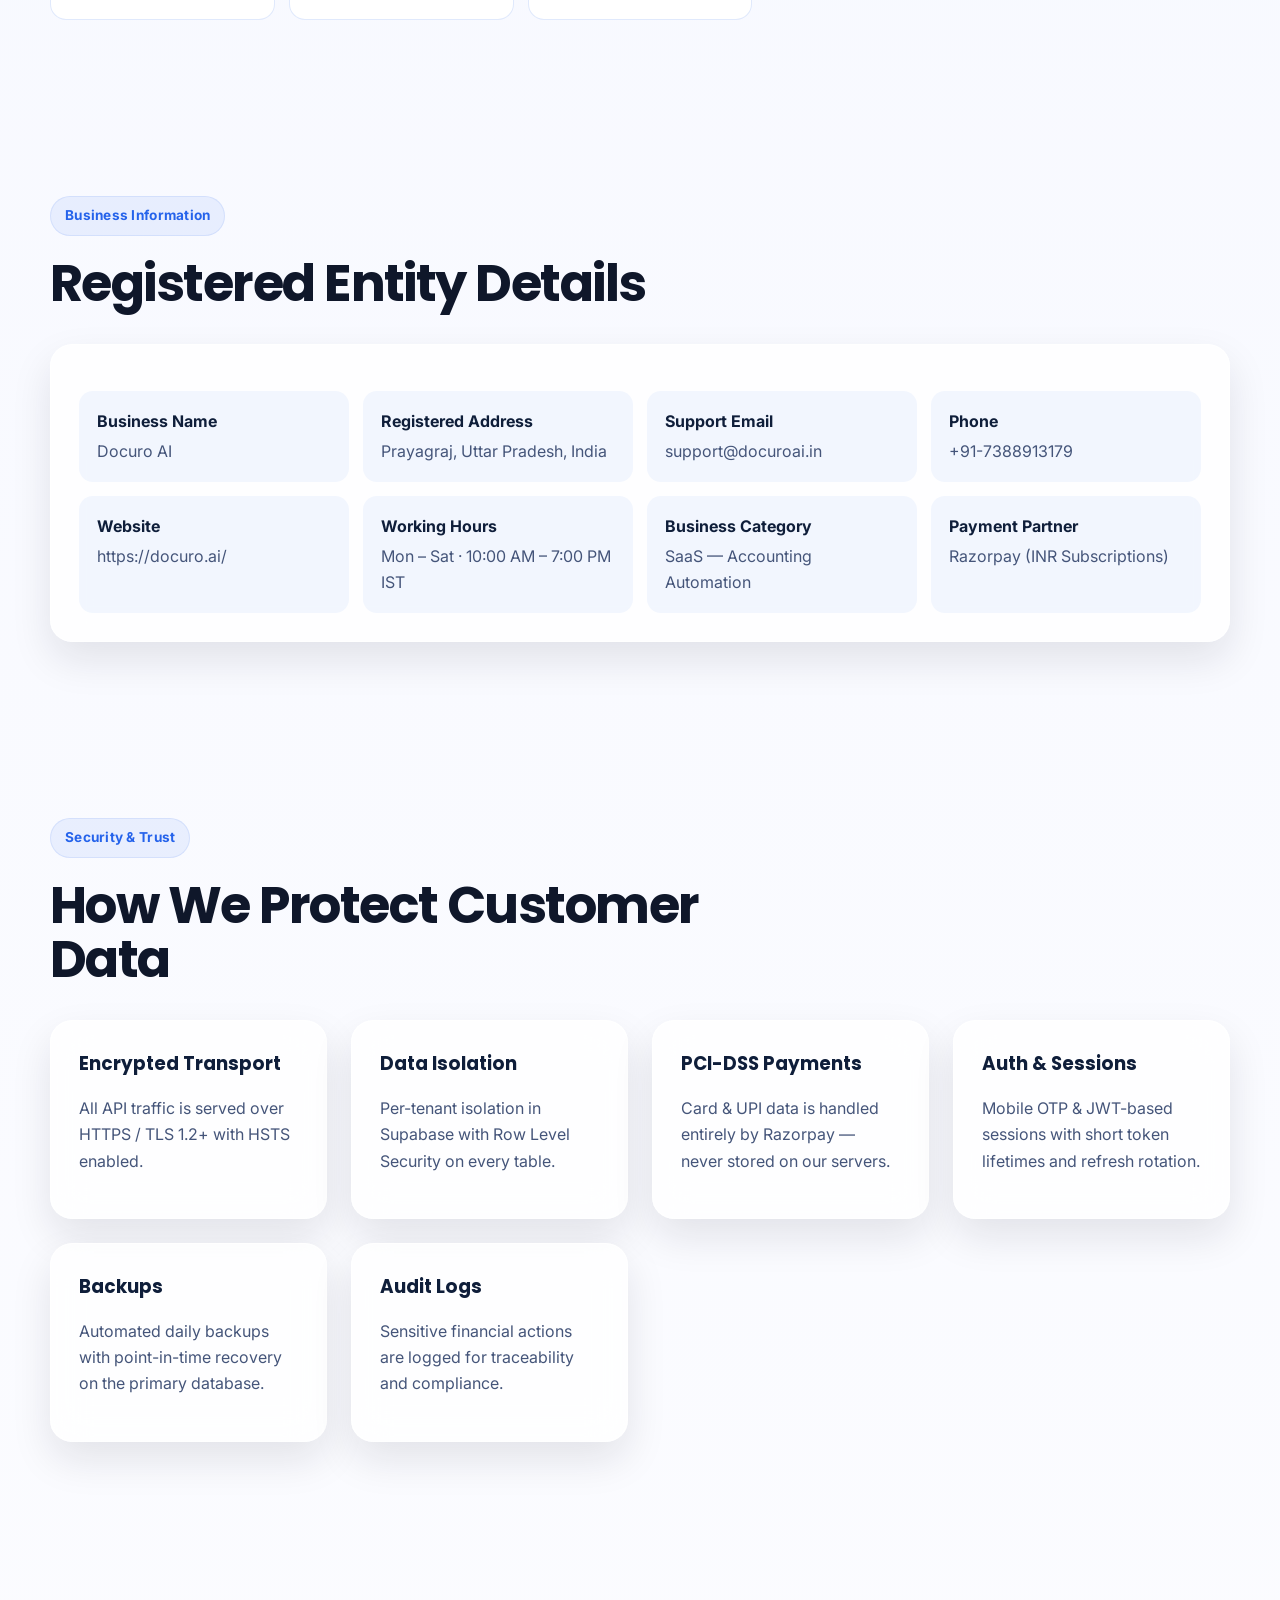
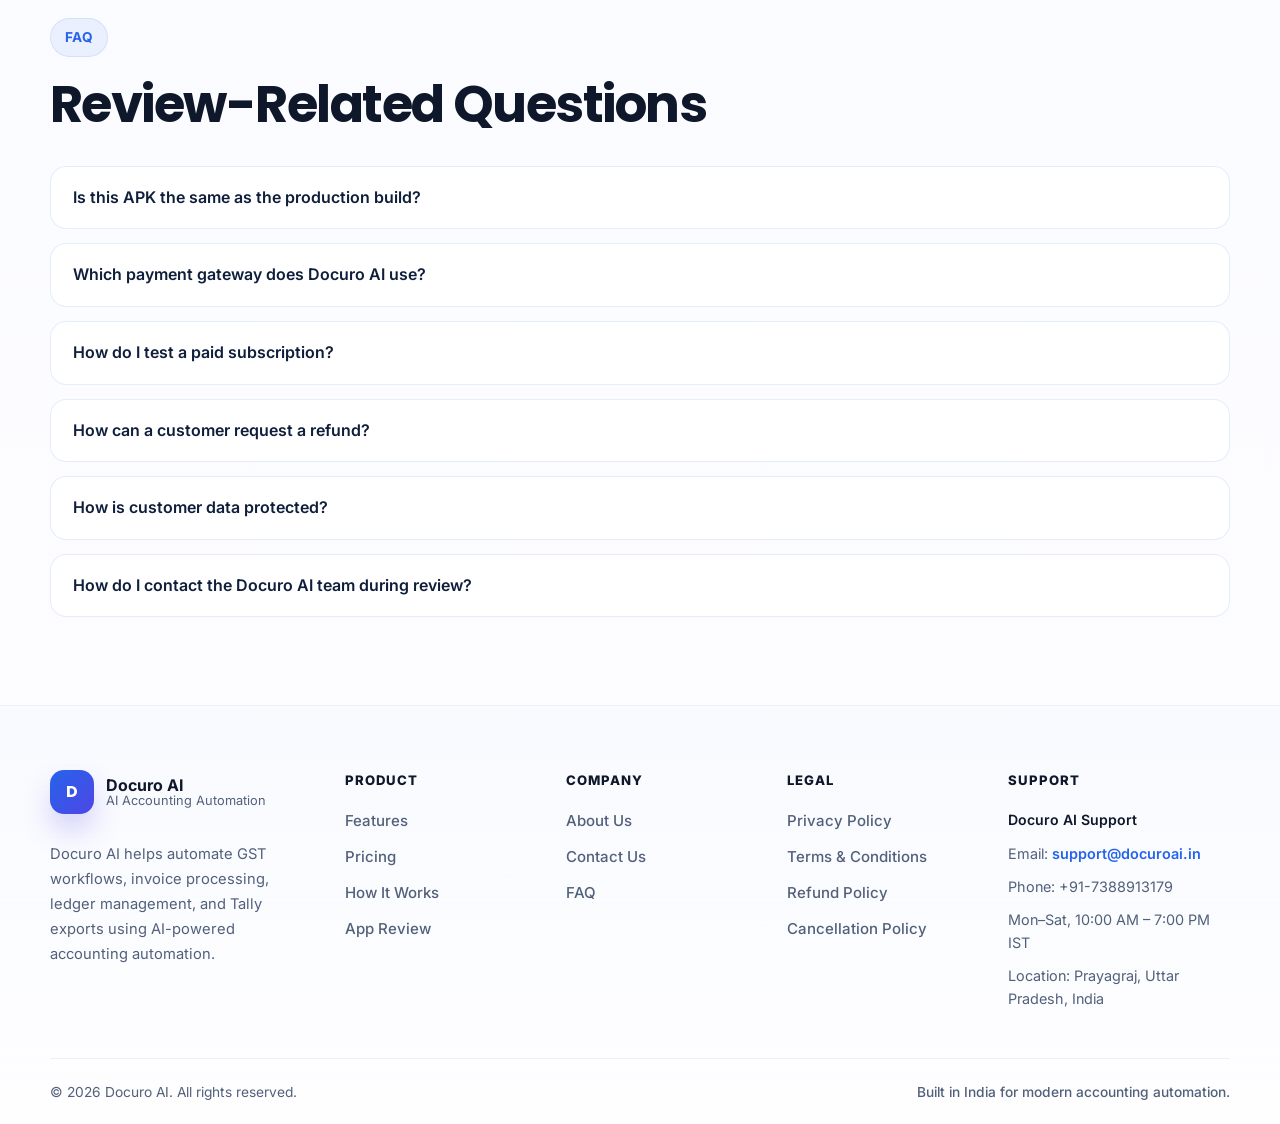
<file: app-review/index.html>
<!DOCTYPE html>
<html lang="en">
  <head>
    <meta charset="UTF-8" />
    <meta name="viewport" content="width=device-width, initial-scale=1.0" />
    <title>App Review &amp; APK Download | Docuro AI</title>
    <meta
      name="description"
      content="Official Docuro AI app review page for Razorpay evaluation, compliance verification, and APK download. Includes reviewer credentials, legal links, and business information."
    />
    <meta name="robots" content="index, follow" />
    <meta property="og:title" content="Docuro AI App Review &amp; Download" />
    <meta
      property="og:description"
      content="Standalone review page for Docuro AI — APK download, reviewer credentials, compliance, and business verification."
    />
    <meta property="og:type" content="website" />
    <meta property="og:url" content="https://docuro.ai/app-review/" />
    <meta property="og:image" content="../assets/images/dashboard.png" />
    <link rel="canonical" href="https://docuro.ai/app-review/" />
    <link rel="preconnect" href="https://fonts.googleapis.com" />
    <link rel="preconnect" href="https://fonts.gstatic.com" crossorigin />
    <link
      href="https://fonts.googleapis.com/css2?family=Inter:wght@400;500;600;700;800&family=Poppins:wght@600;700;800&display=swap"
      rel="stylesheet"
    />
    <link rel="stylesheet" href="../styles.css" />
    <style>
      .review-page main { padding-top: 0; }

      .review-hero { padding-top: 140px; }
      .review-hero .hero-actions { flex-wrap: wrap; gap: 14px; }

      .review-grid {
        display: grid;
        gap: 24px;
        grid-template-columns: repeat(auto-fit, minmax(260px, 1fr));
      }
      .review-card {
        padding: 28px;
        border-radius: 22px;
      }
      .review-card h3 {
        font-family: 'Poppins', sans-serif;
        font-size: 1.15rem;
        margin: 0 0 10px;
        color: #0f1e3a;
      }
      .review-card p,
      .review-card li {
        color: #45557a;
        line-height: 1.65;
      }
      .review-card ul {
        margin: 0;
        padding-left: 18px;
      }
      .review-card ul li + li { margin-top: 6px; }

      .review-badges {
        display: flex;
        flex-wrap: wrap;
        gap: 10px;
        margin-top: 18px;
      }
      .review-badge {
        display: inline-flex;
        align-items: center;
        gap: 8px;
        padding: 8px 14px;
        border-radius: 999px;
        background: rgba(36, 99, 235, 0.08);
        color: #1d4ed8;
        font-weight: 600;
        font-size: 0.82rem;
        border: 1px solid rgba(36, 99, 235, 0.18);
      }

      .download-card {
        padding: 36px;
        text-align: center;
        border-radius: 28px;
        background: linear-gradient(135deg, rgba(36, 99, 235, 0.08), rgba(99, 179, 237, 0.05));
      }
      .download-card h2 {
        font-family: 'Poppins', sans-serif;
        margin: 12px 0;
        font-size: 1.85rem;
        color: #0f1e3a;
      }
      .download-meta {
        display: flex;
        justify-content: center;
        flex-wrap: wrap;
        gap: 18px;
        margin: 18px 0 24px;
        color: #45557a;
        font-size: 0.92rem;
      }
      .download-meta span strong { color: #0f1e3a; }
      .download-actions {
        display: flex;
        justify-content: center;
        flex-wrap: wrap;
        gap: 14px;
      }
      .reviewer-notes {
        margin-top: 28px;
        padding: 20px;
        text-align: left;
        background: rgba(255,255,255,0.6);
        border-radius: 18px;
        border: 1px solid rgba(36, 99, 235, 0.12);
        color: #45557a;
        line-height: 1.65;
      }

      .credentials-table {
        width: 100%;
        border-collapse: separate;
        border-spacing: 0;
        margin-top: 14px;
      }
      .credentials-table th,
      .credentials-table td {
        text-align: left;
        padding: 12px 14px;
        font-size: 0.95rem;
      }
      .credentials-table th {
        background: rgba(36, 99, 235, 0.08);
        color: #0f1e3a;
        font-weight: 600;
      }
      .credentials-table td {
        border-bottom: 1px solid rgba(15, 30, 58, 0.06);
        color: #45557a;
      }
      .credentials-table code {
        background: rgba(15, 30, 58, 0.06);
        padding: 3px 8px;
        border-radius: 6px;
        font-size: 0.88rem;
        color: #0f1e3a;
      }

      .legal-grid {
        display: grid;
        gap: 14px;
        grid-template-columns: repeat(auto-fit, minmax(220px, 1fr));
      }
      .legal-link {
        display: flex;
        align-items: center;
        justify-content: space-between;
        padding: 18px 22px;
        border-radius: 16px;
        background: #fff;
        border: 1px solid rgba(36, 99, 235, 0.14);
        color: #0f1e3a;
        font-weight: 600;
        text-decoration: none;
        transition: transform 0.2s ease, box-shadow 0.2s ease, border-color 0.2s ease;
      }
      .legal-link:hover {
        transform: translateY(-2px);
        box-shadow: 0 18px 36px -22px rgba(15, 30, 58, 0.35);
        border-color: rgba(36, 99, 235, 0.4);
      }
      .legal-link::after {
        content: "→";
        color: #1d4ed8;
        font-weight: 700;
      }

      .business-info {
        display: grid;
        gap: 14px;
        grid-template-columns: repeat(auto-fit, minmax(240px, 1fr));
        margin-top: 18px;
      }
      .business-info div {
        padding: 18px;
        border-radius: 14px;
        background: rgba(36, 99, 235, 0.05);
        color: #45557a;
      }
      .business-info strong { display: block; color: #0f1e3a; margin-bottom: 4px; }

      .faq-list { display: grid; gap: 14px; margin-top: 18px; }
      .faq-list details {
        padding: 18px 22px;
        border-radius: 16px;
        background: #fff;
        border: 1px solid rgba(36, 99, 235, 0.12);
      }
      .faq-list summary {
        cursor: pointer;
        font-weight: 600;
        color: #0f1e3a;
        list-style: none;
      }
      .faq-list summary::-webkit-details-marker { display: none; }
      .faq-list details[open] summary { margin-bottom: 10px; }
      .faq-list p { color: #45557a; margin: 0; line-height: 1.65; }

      .workflow-steps {
        display: grid;
        gap: 18px;
        grid-template-columns: repeat(auto-fit, minmax(240px, 1fr));
        margin-top: 22px;
        counter-reset: stepcount;
      }
      .workflow-steps .review-card {
        position: relative;
        padding-top: 56px;
      }
      .workflow-steps .review-card::before {
        counter-increment: stepcount;
        content: counter(stepcount);
        position: absolute;
        top: 18px;
        left: 22px;
        width: 32px;
        height: 32px;
        display: inline-flex;
        align-items: center;
        justify-content: center;
        border-radius: 50%;
        background: #2463eb;
        color: #fff;
        font-weight: 700;
        font-family: 'Poppins', sans-serif;
      }

      @media (max-width: 640px) {
        .review-hero { padding-top: 110px; }
        .download-card { padding: 26px 20px; }
      }
    </style>
  </head>
  <body class="review-page">
    <div class="page-glow page-glow-left" aria-hidden="true"></div>
    <div class="page-glow page-glow-right" aria-hidden="true"></div>

    <header class="site-header" id="top">
      <nav class="navbar container">
        <a class="brand" href="../index.html" aria-label="Docuro AI home">
          <span class="brand-mark">D</span>
          <span class="brand-copy">
            <strong>Docuro AI</strong>
            <span>AI Accounting Automation</span>
          </span>
        </a>

        <div class="nav-links">
          <a href="../index.html">Home</a>
          <a href="../index.html#features">Features</a>
          <a href="../pricing/">Pricing</a>
          <a href="../about/">About</a>
          <a href="../contact/">Contact</a>
          <a href="../faq/">FAQ</a>
          <a href="./" aria-current="page">App Review</a>
        </div>

        <div class="nav-actions">
          <a class="play-store-badge compact" href="#download" aria-label="Download APK">
            <span class="play-icon" aria-hidden="true">
              <span class="play-triangle"></span>
            </span>
            <span class="play-text">
              <small>Download</small>
              <strong>Android APK</strong>
            </span>
          </a>
          <a class="button button-primary nav-cta" href="#download">Download App</a>
        </div>

        <button class="menu-toggle" type="button" aria-expanded="false" aria-label="Open menu">
          <span></span>
          <span></span>
          <span></span>
        </button>
      </nav>
    </header>

    <main>
      <!-- 1. Hero -->
      <section class="hero section review-hero">
        <div class="container">
          <span class="eyebrow">For Razorpay Review &amp; Evaluation</span>
          <h1>Docuro AI — Official App Review Page</h1>
          <p class="hero-subtitle">
            A dedicated, transparent overview of Docuro AI for Razorpay reviewers, compliance teams,
            and evaluation partners. Download the latest APK, view test credentials, verify legal
            documentation, and confirm business legitimacy — all in one place.
          </p>
          <div class="hero-actions">
            <a class="button button-primary" href="#download">Download APK</a>
            <a class="button button-secondary" href="#credentials">Reviewer Credentials</a>
            <a class="button button-secondary" href="#legal">Legal &amp; Compliance</a>
          </div>
          <div class="review-badges">
            <span class="review-badge">Production Build</span>
            <span class="review-badge">Razorpay Compliance Ready</span>
            <span class="review-badge">Made in India</span>
            <span class="review-badge">GST &amp; Tally Integrated</span>
          </div>
        </div>
      </section>

      <!-- 2. App Overview -->
      <section class="section">
        <div class="container">
          <div class="section-heading">
            <span class="eyebrow">App Overview</span>
            <h2>What Docuro AI Does</h2>
            <p>
              Docuro AI is an AI-powered accounting automation platform built for Indian Chartered
              Accountants, tax professionals, and SMBs. It converts invoices, bills, and receipts
              into ledger-ready data, automates GST workflows, and exports directly to Tally.
            </p>
          </div>
          <div class="review-grid">
            <div class="glass-card review-card">
              <h3>Category</h3>
              <p>Business / Finance — Accounting Automation SaaS</p>
            </div>
            <div class="glass-card review-card">
              <h3>Platform</h3>
              <p>Android (APK) &amp; Web. Cross-platform via Flutter.</p>
            </div>
            <div class="glass-card review-card">
              <h3>Target Users</h3>
              <p>Chartered Accountants, Tax Consultants, SMBs, and Finance teams across India.</p>
            </div>
            <div class="glass-card review-card">
              <h3>Monetization</h3>
              <p>Subscription plans billed via Razorpay (INR). Includes Starter, Pro, and Enterprise tiers.</p>
            </div>
          </div>
        </div>
      </section>

      <!-- 3. AI Invoice Workflow -->
      <section class="section">
        <div class="container">
          <div class="section-heading">
            <span class="eyebrow">AI Invoice Workflow</span>
            <h2>From Document Upload to Tally Export</h2>
            <p>A complete, AI-assisted accounting cycle inside one app.</p>
          </div>
          <div class="workflow-steps">
            <div class="glass-card review-card">
              <h3>Capture</h3>
              <p>Upload or scan invoices, bills, and receipts via camera or gallery.</p>
            </div>
            <div class="glass-card review-card">
              <h3>AI Extraction</h3>
              <p>OCR + LLM extract vendor, GSTIN, line items, taxes, and totals automatically.</p>
            </div>
            <div class="glass-card review-card">
              <h3>Ledger Mapping</h3>
              <p>Smart suggestions map entries to the right ledgers and voucher types.</p>
            </div>
            <div class="glass-card review-card">
              <h3>Tally Export</h3>
              <p>One-click export to Tally Prime / ERP 9 with audit-grade accuracy.</p>
            </div>
          </div>
        </div>
      </section>

      <!-- 4. Feature Stack -->
      <section class="section">
        <div class="container">
          <div class="section-heading">
            <span class="eyebrow">Feature Stack</span>
            <h2>Everything Inside Docuro AI</h2>
          </div>
          <div class="review-grid">
            <div class="glass-card review-card">
              <h3>AI Invoice OCR</h3>
              <p>High-accuracy extraction from photographed or scanned documents.</p>
            </div>
            <div class="glass-card review-card">
              <h3>GST Automation</h3>
              <p>Auto-classifies GST rates, CGST/SGST/IGST, and reconciles records.</p>
            </div>
            <div class="glass-card review-card">
              <h3>Voucher Generation</h3>
              <p>Generate purchase, sales, and journal vouchers from extracted data.</p>
            </div>
            <div class="glass-card review-card">
              <h3>Ledger Creation</h3>
              <p>Auto-creates and maintains ledgers, party masters, and stock items.</p>
            </div>
            <div class="glass-card review-card">
              <h3>Tally Integration</h3>
              <p>Direct XML export compatible with Tally Prime &amp; ERP 9.</p>
            </div>
            <div class="glass-card review-card">
              <h3>Razorpay Payments</h3>
              <p>Secure subscription billing in INR via Razorpay's PCI-DSS infrastructure.</p>
            </div>
          </div>
        </div>
      </section>

      <!-- 5. Download APK -->
      <section class="section" id="download">
        <div class="container">
          <div class="glass-card download-card">
            <span class="eyebrow">Download</span>
            <h2>Get the Docuro AI APK</h2>
            <p>For Razorpay Review &amp; Evaluation Only.</p>
            <div class="download-meta">
              <span><strong>Version:</strong> 1.0.0</span>
              <span><strong>Size:</strong> ~38 MB</span>
              <span><strong>Min Android:</strong> 7.0+</span>
              <span><strong>Build:</strong> Release / Signed</span>
            </div>
            <div class="download-actions">
              <a class="button button-primary" href="../assets/docuro-ai.apk" download>Download APK</a>
              <a class="button button-secondary" href="mailto:support@docuroai.in?subject=Docuro%20AI%20APK%20Request">Request Latest Build via Email</a>
            </div>
            <div class="reviewer-notes">
              <strong style="color:#0f1e3a;">Reviewer Notes</strong>
              <p style="margin-top:8px;">
                Please enable "Install from Unknown Sources" on your Android device to install the APK.
                The build is signed and uploaded specifically for compliance review. For an updated
                build or any review-related artifact, email
                <a href="mailto:support@docuroai.in">support@docuroai.in</a> — we respond within 24 hours.
              </p>
            </div>
          </div>
        </div>
      </section>

      <!-- 6. Reviewer / Test Credentials -->
      <section class="section" id="credentials">
        <div class="container">
          <div class="section-heading">
            <span class="eyebrow">Reviewer Access</span>
            <h2>Test Login Credentials</h2>
            <p>Use the following demo account to evaluate the full app and Razorpay payment flow in test mode.</p>
          </div>
          <div class="glass-card review-card">
            <table class="credentials-table" aria-label="Test credentials">
              <thead>
                <tr><th>Field</th><th>Value</th></tr>
              </thead>
              <tbody>
                <tr><td>Login Method</td><td>Mobile OTP (Indian numbers)</td></tr>
                <tr><td>Reviewer Phone</td><td><code>+91-9999999999</code></td></tr>
                <tr><td>OTP (Test Mode)</td><td><code>123456</code></td></tr>
                <tr><td>Demo Email</td><td><code>reviewer@docuroai.in</code></td></tr>
                <tr><td>Demo Password</td><td><code>Reviewer@2026</code></td></tr>
                <tr><td>Razorpay Test Card</td><td><code>4111 1111 1111 1111</code> · Any future expiry · CVV <code>123</code></td></tr>
                <tr><td>Razorpay Test UPI</td><td><code>success@razorpay</code></td></tr>
              </tbody>
            </table>
            <p style="margin-top:14px;color:#45557a;">
              If any test credential fails or needs rotation, please email
              <a href="mailto:support@docuroai.in">support@docuroai.in</a> and we will provision fresh
              access immediately.
            </p>
          </div>
        </div>
      </section>

      <!-- 7. Legal & Compliance -->
      <section class="section" id="legal">
        <div class="container">
          <div class="section-heading">
            <span class="eyebrow">Legal &amp; Compliance</span>
            <h2>Policies &amp; Documentation</h2>
            <p>Official, publicly accessible legal pages required for Razorpay onboarding and compliance review.</p>
          </div>
          <div class="legal-grid">
            <a class="legal-link" href="../terms-and-conditions/">Terms &amp; Conditions</a>
            <a class="legal-link" href="../privacy-policy/">Privacy Policy</a>
            <a class="legal-link" href="../refund-policy/">Refund Policy</a>
            <a class="legal-link" href="../cancellation-policy/">Cancellation Policy</a>
            <a class="legal-link" href="../about/">About Us</a>
            <a class="legal-link" href="../faq/">FAQ</a>
            <a class="legal-link" href="../contact/">Contact Us</a>
            <a class="legal-link" href="../pricing/">Pricing</a>
          </div>
        </div>
      </section>

      <!-- 8. Business Information -->
      <section class="section">
        <div class="container">
          <div class="section-heading">
            <span class="eyebrow">Business Information</span>
            <h2>Registered Entity Details</h2>
          </div>
          <div class="glass-card review-card">
            <div class="business-info">
              <div>
                <strong>Business Name</strong>
                Docuro AI
              </div>
              <div>
                <strong>Registered Address</strong>
                Prayagraj, Uttar Pradesh, India
              </div>
              <div>
                <strong>Support Email</strong>
                <a href="mailto:support@docuroai.in">support@docuroai.in</a>
              </div>
              <div>
                <strong>Phone</strong>
                +91-7388913179
              </div>
              <div>
                <strong>Website</strong>
                <a href="https://docuro.ai/">https://docuro.ai/</a>
              </div>
              <div>
                <strong>Working Hours</strong>
                Mon – Sat · 10:00 AM – 7:00 PM IST
              </div>
              <div>
                <strong>Business Category</strong>
                SaaS — Accounting Automation
              </div>
              <div>
                <strong>Payment Partner</strong>
                Razorpay (INR Subscriptions)
              </div>
            </div>
          </div>
        </div>
      </section>

      <!-- 9. Security & Trust -->
      <section class="section">
        <div class="container">
          <div class="section-heading">
            <span class="eyebrow">Security &amp; Trust</span>
            <h2>How We Protect Customer Data</h2>
          </div>
          <div class="review-grid">
            <div class="glass-card review-card">
              <h3>Encrypted Transport</h3>
              <p>All API traffic is served over HTTPS / TLS 1.2+ with HSTS enabled.</p>
            </div>
            <div class="glass-card review-card">
              <h3>Data Isolation</h3>
              <p>Per-tenant isolation in Supabase with Row Level Security on every table.</p>
            </div>
            <div class="glass-card review-card">
              <h3>PCI-DSS Payments</h3>
              <p>Card &amp; UPI data is handled entirely by Razorpay — never stored on our servers.</p>
            </div>
            <div class="glass-card review-card">
              <h3>Auth &amp; Sessions</h3>
              <p>Mobile OTP &amp; JWT-based sessions with short token lifetimes and refresh rotation.</p>
            </div>
            <div class="glass-card review-card">
              <h3>Backups</h3>
              <p>Automated daily backups with point-in-time recovery on the primary database.</p>
            </div>
            <div class="glass-card review-card">
              <h3>Audit Logs</h3>
              <p>Sensitive financial actions are logged for traceability and compliance.</p>
            </div>
          </div>
        </div>
      </section>

      <!-- 10. FAQ -->
      <section class="section">
        <div class="container">
          <div class="section-heading">
            <span class="eyebrow">FAQ</span>
            <h2>Review-Related Questions</h2>
          </div>
          <div class="faq-list">
            <details>
              <summary>Is this APK the same as the production build?</summary>
              <p>Yes. The APK linked above is the same signed release build distributed to end users, provided here for review convenience.</p>
            </details>
            <details>
              <summary>Which payment gateway does Docuro AI use?</summary>
              <p>Docuro AI uses Razorpay for all INR subscription billing. No card or UPI data ever touches our servers.</p>
            </details>
            <details>
              <summary>How do I test a paid subscription?</summary>
              <p>Use the Razorpay test card or UPI listed in the Reviewer Credentials section. Charges in test mode are not real.</p>
            </details>
            <details>
              <summary>How can a customer request a refund?</summary>
              <p>Refunds follow the published <a href="../refund-policy/">Refund Policy</a>. Customers email support@docuroai.in and refunds are processed via Razorpay within 5–7 business days.</p>
            </details>
            <details>
              <summary>How is customer data protected?</summary>
              <p>Data is encrypted in transit, isolated per tenant via RLS, backed up daily, and accessed only by authorized roles.</p>
            </details>
            <details>
              <summary>How do I contact the Docuro AI team during review?</summary>
              <p>Email <a href="mailto:support@docuroai.in">support@docuroai.in</a> or call +91-7388913179 between 10 AM – 7 PM IST, Monday to Saturday.</p>
            </details>
          </div>
        </div>
      </section>
    </main>

    <footer class="site-footer">
      <div class="container">
        <div class="footer-main">
          <div class="footer-brand-col">
            <a class="brand footer-brand" href="../index.html">
              <span class="brand-mark">D</span>
              <span class="brand-copy">
                <strong>Docuro AI</strong>
                <span>AI Accounting Automation</span>
              </span>
            </a>
            <p class="footer-description">
              Docuro AI helps automate GST workflows, invoice processing, ledger management, and Tally exports using AI-powered accounting automation.
            </p>
          </div>

          <div>
            <p class="footer-col-title">Product</p>
            <nav class="footer-nav">
              <a href="../index.html#features">Features</a>
              <a href="../pricing/">Pricing</a>
              <a href="../index.html#how-it-works">How It Works</a>
              <a href="./">App Review</a>
            </nav>
          </div>

          <div>
            <p class="footer-col-title">Company</p>
            <nav class="footer-nav">
              <a href="../about/">About Us</a>
              <a href="../contact/">Contact Us</a>
              <a href="../faq/">FAQ</a>
            </nav>
          </div>

          <div>
            <p class="footer-col-title">Legal</p>
            <nav class="footer-nav">
              <a href="../privacy-policy/">Privacy Policy</a>
              <a href="../terms-and-conditions/">Terms &amp; Conditions</a>
              <a href="../refund-policy/">Refund Policy</a>
              <a href="../cancellation-policy/">Cancellation Policy</a>
            </nav>
          </div>

          <div>
            <p class="footer-col-title">Support</p>
            <div class="footer-support-info">
              <span class="footer-support-label">Docuro AI Support</span>
              <span>Email: <a href="mailto:support@docuroai.in">support@docuroai.in</a></span>
              <span>Phone: +91-7388913179</span>
              <span>Mon–Sat, 10:00 AM – 7:00 PM IST</span>
              <span>Location: Prayagraj, Uttar Pradesh, India</span>
            </div>
          </div>
        </div>

        <div class="footer-bottom">
          <span class="footer-copyright">&copy; 2026 Docuro AI. All rights reserved.</span>
          <span class="footer-bottom-tagline">Built in India for modern accounting automation.</span>
        </div>
      </div>
    </footer>

    <script src="../script.js"></script>
  </body>
</html>
</file>
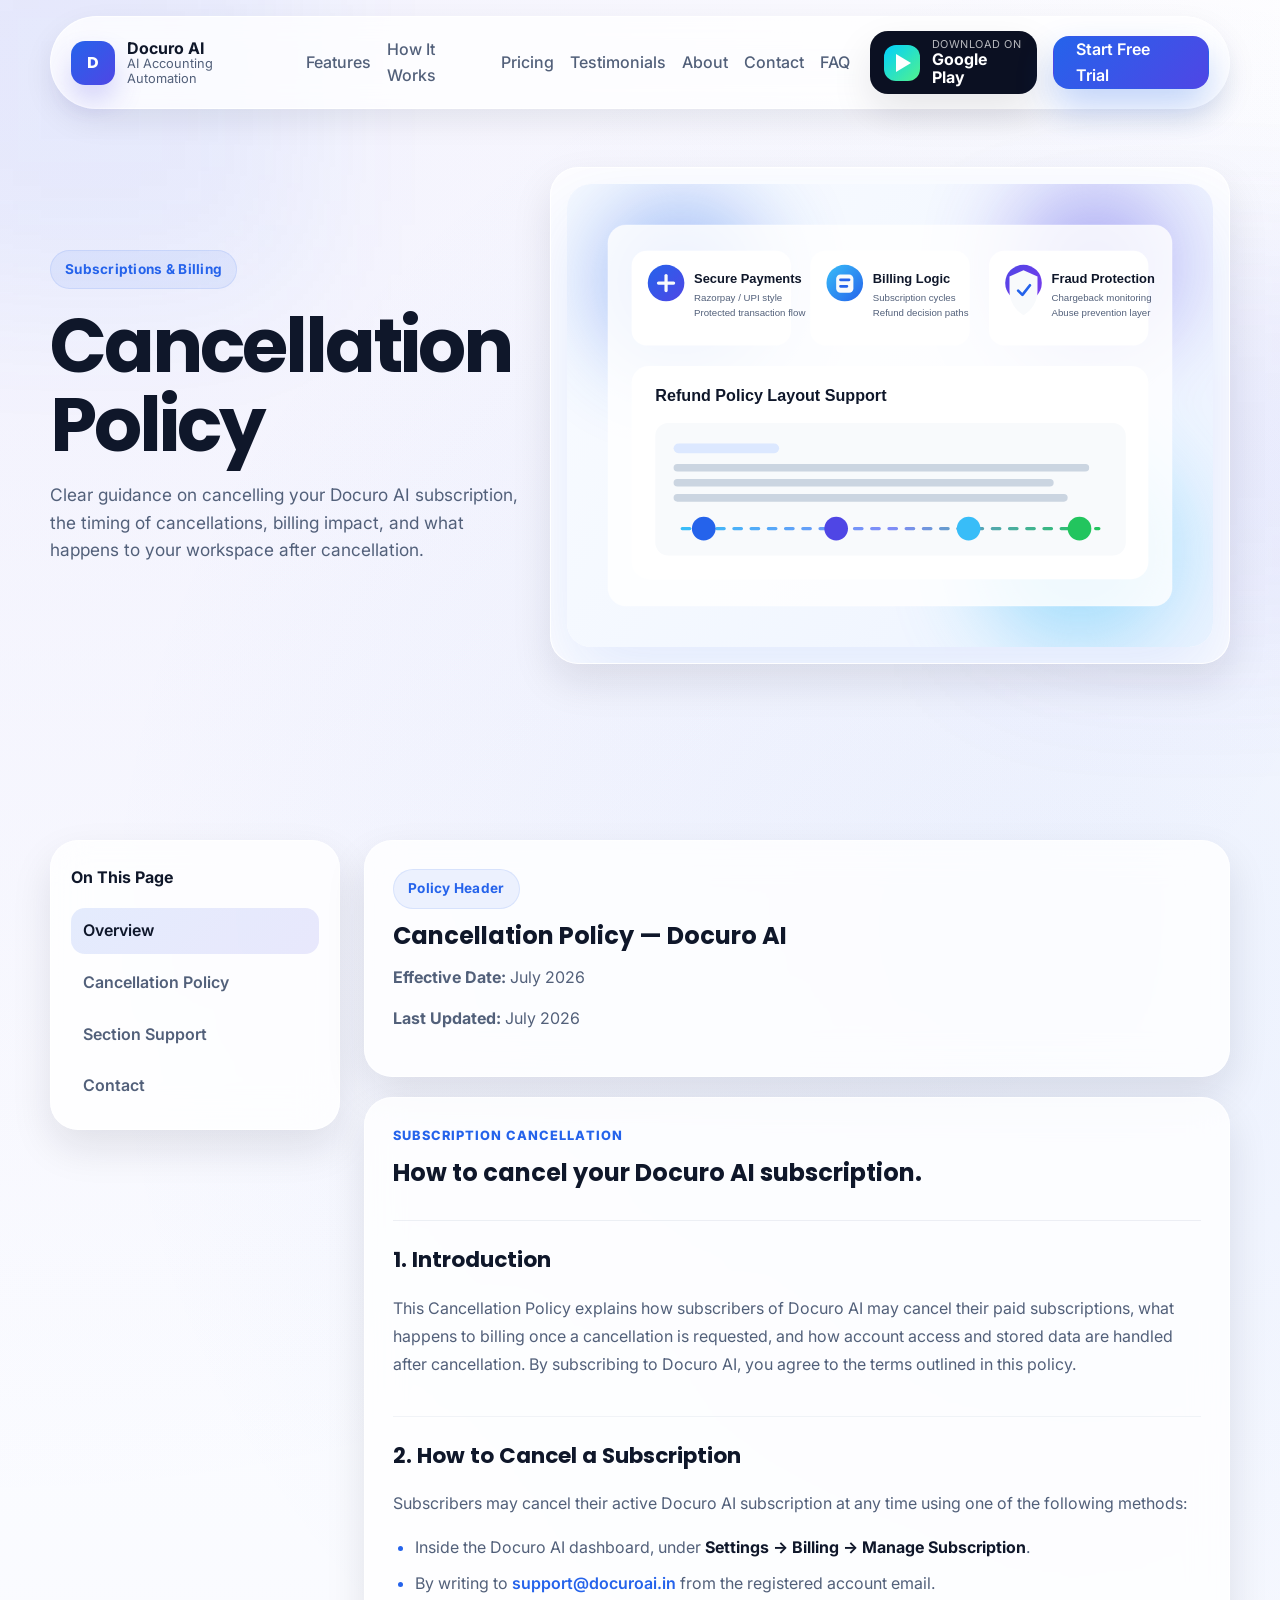
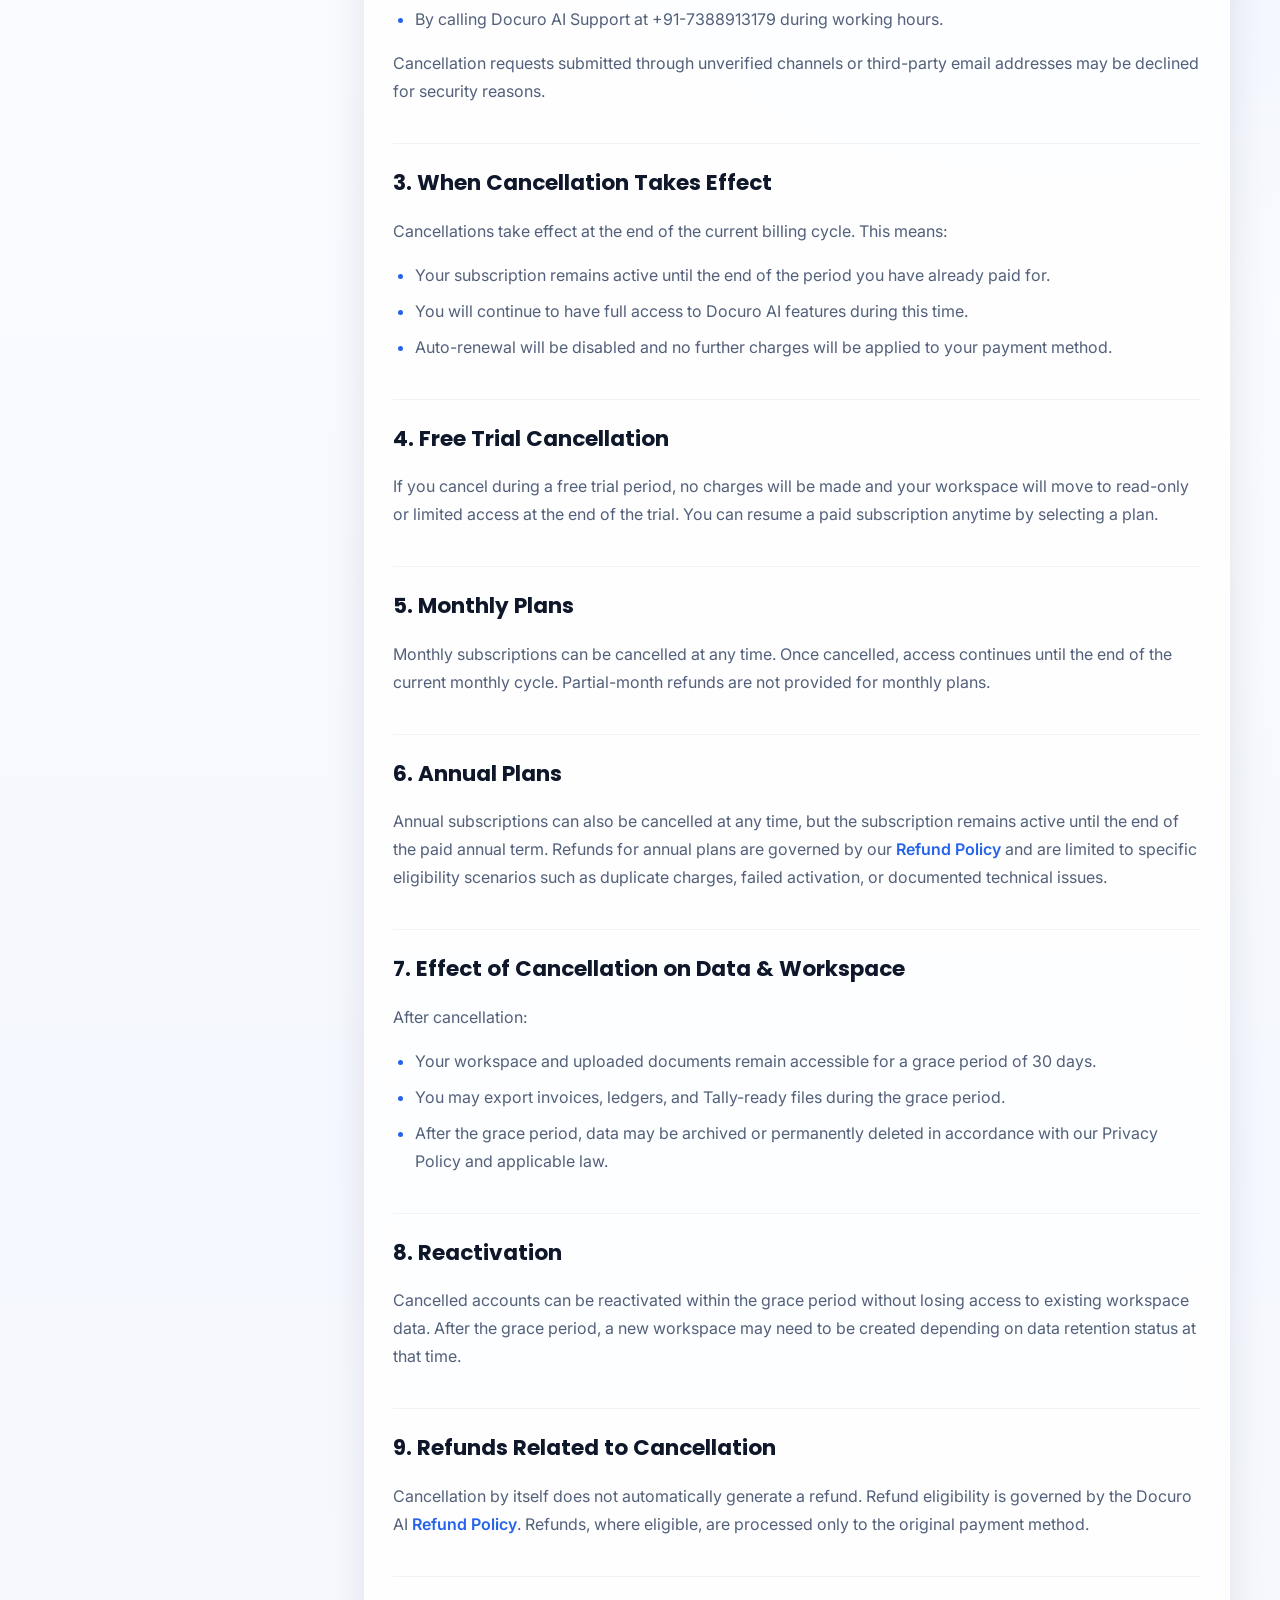
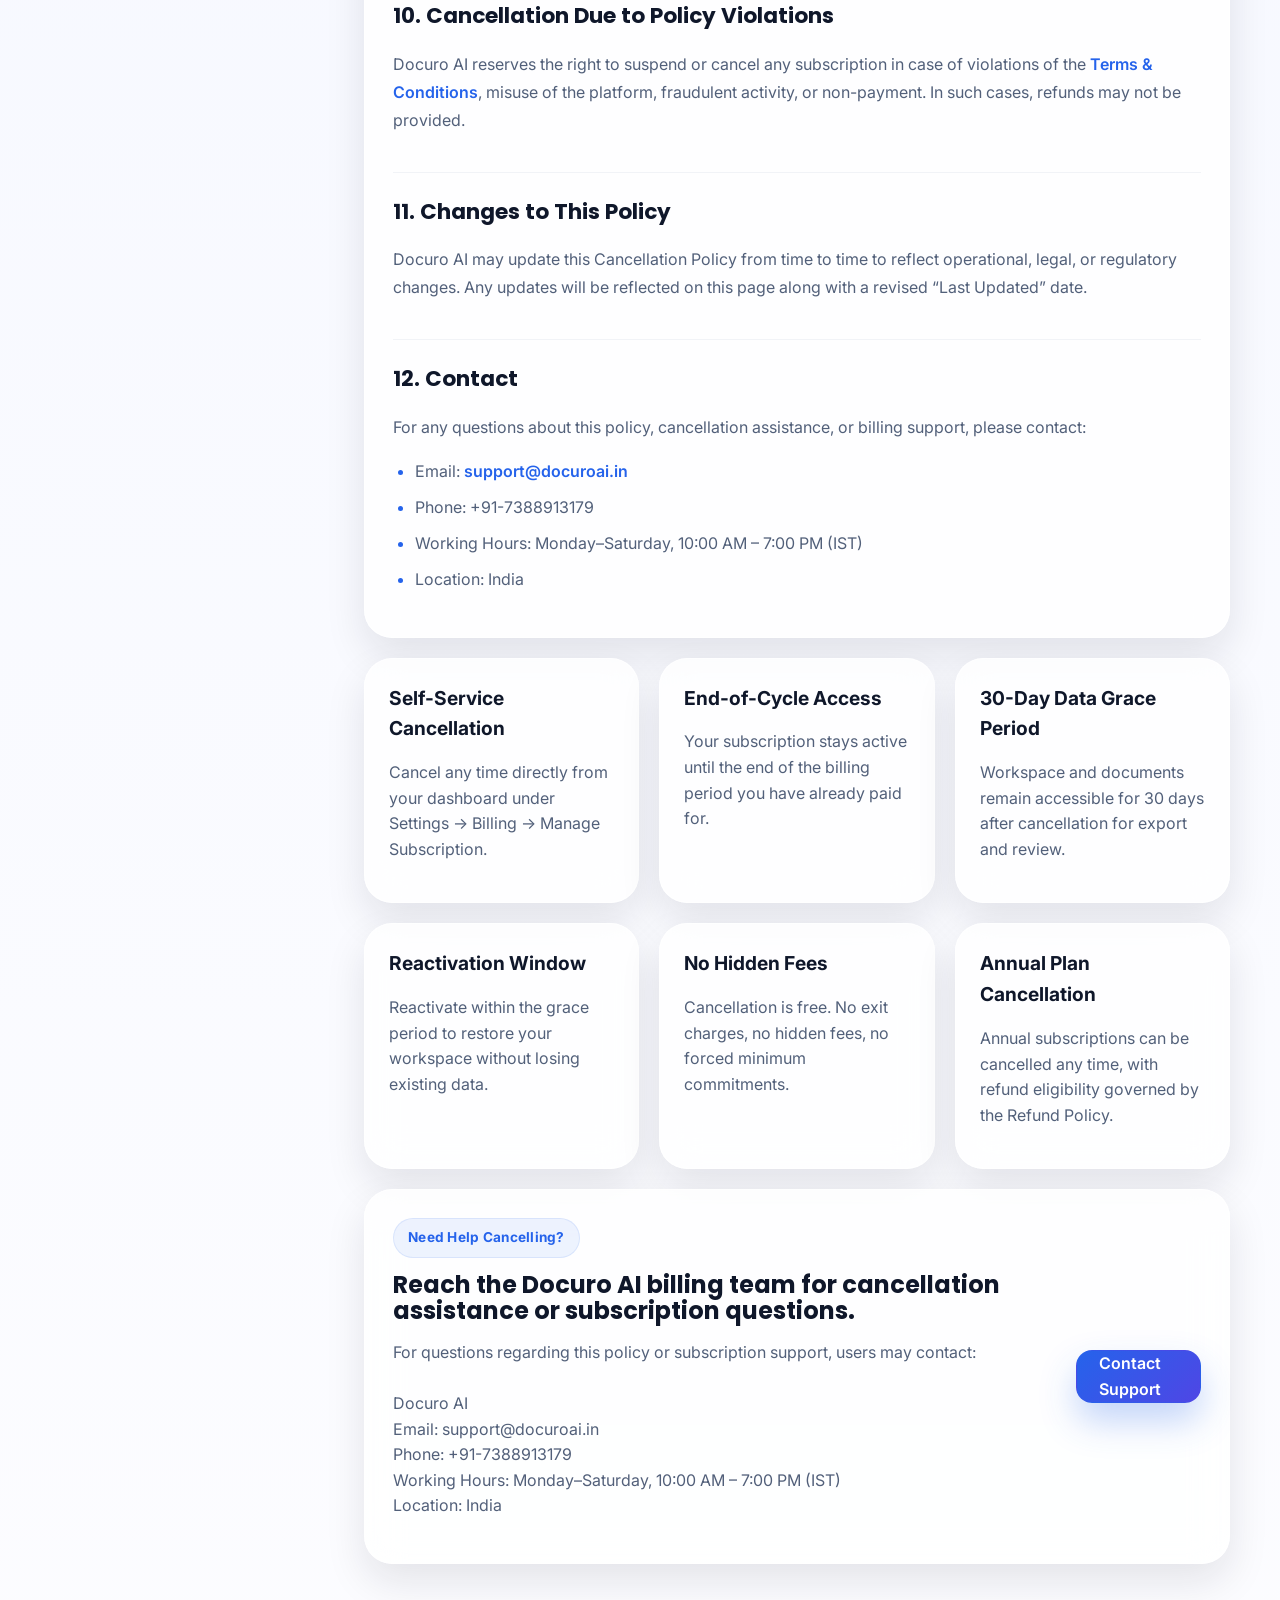
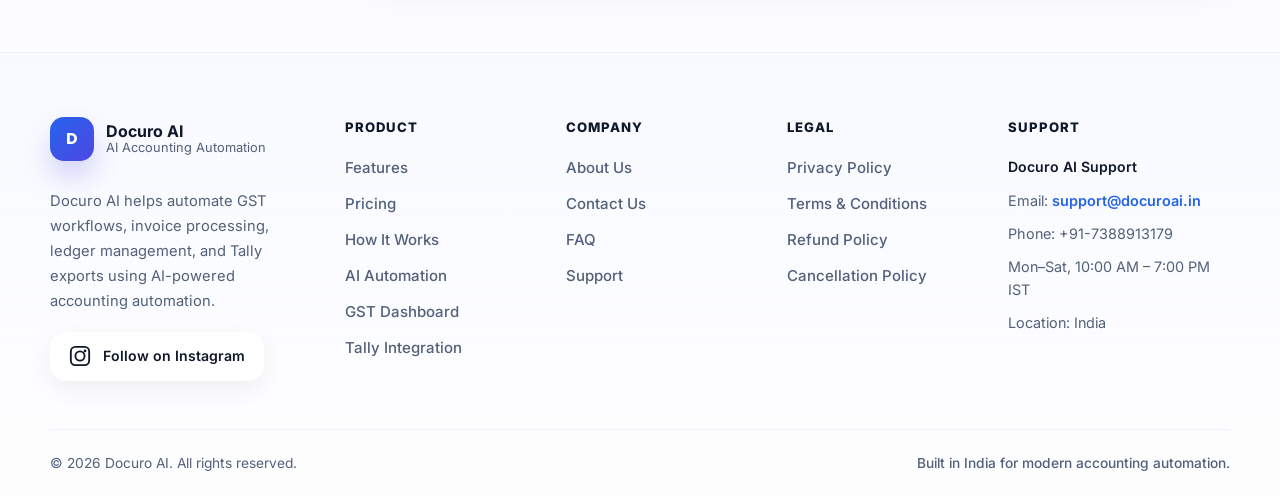
<file: cancellation-policy/index.html>
<!DOCTYPE html>
<html lang="en">
  <head>
    <meta charset="UTF-8" />
    <meta name="viewport" content="width=device-width, initial-scale=1.0" />
    <title>Cancellation Policy | Docuro AI</title>
    <meta
      name="description"
      content="Read the Cancellation Policy for Docuro AI, including how to cancel a subscription, cancellation timing, billing impact, trial cancellations, and post-cancellation data handling."
    />
    <meta
      name="keywords"
      content="Docuro AI cancellation policy, SaaS cancellation policy India, subscription cancellation, recurring billing cancellation, fintech cancellation"
    />
    <meta property="og:title" content="Cancellation Policy | Docuro AI" />
    <meta
      property="og:description"
      content="Subscription cancellation guidance for the Docuro AI accounting automation platform."
    />
    <meta property="og:type" content="website" />
    <meta property="og:url" content="https://docuro.ai/cancellation-policy/" />
    <meta property="og:image" content="../assets/illustrations/refund-fintech.svg" />
    <meta name="twitter:card" content="summary_large_image" />
    <link rel="canonical" href="https://docuro.ai/cancellation-policy/" />
    <link rel="preconnect" href="https://fonts.googleapis.com" />
    <link rel="preconnect" href="https://fonts.gstatic.com" crossorigin />
    <link
      href="https://fonts.googleapis.com/css2?family=Inter:wght@400;500;600;700;800&family=Poppins:wght@600;700;800&display=swap"
      rel="stylesheet"
    />
    <link rel="stylesheet" href="../styles.css" />
    <link rel="stylesheet" href="../refund-policy.css" />
  </head>
  <body class="refund-page">
    <div class="page-glow page-glow-left" aria-hidden="true"></div>
    <div class="page-glow page-glow-right" aria-hidden="true"></div>

    <header class="site-header" id="top">
      <nav class="navbar container">
        <a class="brand" href="../index.html" aria-label="Docuro AI home">
          <span class="brand-mark">D</span>
          <span class="brand-copy">
            <strong>Docuro AI</strong>
            <span>AI Accounting Automation</span>
          </span>
        </a>

        <div class="nav-links">
          <a href="../index.html#features">Features</a>
          <a href="../index.html#how-it-works">How It Works</a>
          <a href="../pricing/">Pricing</a>
          <a href="../index.html#testimonials">Testimonials</a>
          <a href="../about/">About</a>
          <a href="../contact/">Contact</a>
          <a href="../faq/">FAQ</a>
        </div>

        <div class="nav-actions">
          <a class="play-store-badge compact" href="../index.html#download" aria-label="Download on Google Play">
            <span class="play-icon" aria-hidden="true">
              <span class="play-triangle"></span>
            </span>
            <span class="play-text">
              <small>Download on</small>
              <strong>Google Play</strong>
            </span>
          </a>
          <a class="button button-primary nav-cta" href="../index.html#final-cta">Start Free Trial</a>
        </div>

        <button class="menu-toggle" type="button" aria-expanded="false" aria-label="Open menu">
          <span></span>
          <span></span>
          <span></span>
        </button>
      </nav>
    </header>

    <main>
      <section class="hero section refund-hero">
        <div class="container refund-hero-grid">
          <div class="refund-hero-copy" data-reveal="left">
            <span class="eyebrow">Subscriptions &amp; Billing</span>
            <h1>Cancellation Policy</h1>
            <p class="hero-subtitle">
              Clear guidance on cancelling your Docuro AI subscription, the timing of cancellations,
              billing impact, and what happens to your workspace after cancellation.
            </p>
          </div>

          <div class="refund-hero-visual glass-card" data-reveal="right">
            <img
              src="../assets/illustrations/refund-fintech.svg"
              alt="Cancellation policy illustration showing subscription management, billing cycles, and account controls"
              width="1200"
              height="860"
            />
          </div>
        </div>
      </section>

      <section class="section refund-layout-section">
        <div class="container refund-layout">
          <aside class="refund-sidebar glass-card" data-reveal="left">
            <div class="refund-sidebar-inner">
              <h2>On This Page</h2>
              <nav class="refund-toc" aria-label="Table of contents">
                <a href="#cancel-overview" class="is-active">Overview</a>
                <a href="#cancel-document">Cancellation Policy</a>
                <a href="#cancel-section-support">Section Support</a>
                <a href="#cancel-contact-card">Contact</a>
              </nav>
            </div>
          </aside>

          <div class="refund-content-wrap">
            <details class="refund-mobile-toc glass-card">
              <summary>Jump to section</summary>
              <nav class="refund-mobile-links" aria-label="Mobile table of contents">
                <a href="#cancel-overview">Overview</a>
                <a href="#cancel-document">Cancellation Policy</a>
                <a href="#cancel-section-support">Section Support</a>
                <a href="#cancel-contact-card">Contact</a>
              </nav>
            </details>

            <section class="refund-overview-card glass-card" id="cancel-overview">
              <div>
                <span class="eyebrow">Policy Header</span>
                <h2>Cancellation Policy — Docuro AI</h2>
                <p class="refund-overview-meta"><strong>Effective Date:</strong> July 2026</p>
                <p class="refund-overview-meta"><strong>Last Updated:</strong> July 2026</p>
              </div>
            </section>

            <article class="refund-document glass-card" id="cancel-document">
              <header class="refund-document-header">
                <p class="refund-kicker">Subscription Cancellation</p>
                <h2>How to cancel your Docuro AI subscription.</h2>
              </header>
              <div class="refund-placeholder-shell">
                <section class="legal-section">
                  <h3>1. Introduction</h3>
                  <p>
                    This Cancellation Policy explains how subscribers of Docuro AI may cancel their
                    paid subscriptions, what happens to billing once a cancellation is requested, and
                    how account access and stored data are handled after cancellation. By
                    subscribing to Docuro AI, you agree to the terms outlined in this policy.
                  </p>
                </section>

                <section class="legal-section">
                  <h3>2. How to Cancel a Subscription</h3>
                  <p>
                    Subscribers may cancel their active Docuro AI subscription at any time using one
                    of the following methods:
                  </p>
                  <ul>
                    <li>Inside the Docuro AI dashboard, under <strong>Settings → Billing → Manage Subscription</strong>.</li>
                    <li>By writing to <a href="mailto:support@docuroai.in">support@docuroai.in</a> from the registered account email.</li>
                    <li>By calling Docuro AI Support at +91-7388913179 during working hours.</li>
                  </ul>
                  <p>
                    Cancellation requests submitted through unverified channels or third-party email
                    addresses may be declined for security reasons.
                  </p>
                </section>

                <section class="legal-section">
                  <h3>3. When Cancellation Takes Effect</h3>
                  <p>
                    Cancellations take effect at the end of the current billing cycle. This means:
                  </p>
                  <ul>
                    <li>Your subscription remains active until the end of the period you have already paid for.</li>
                    <li>You will continue to have full access to Docuro AI features during this time.</li>
                    <li>Auto-renewal will be disabled and no further charges will be applied to your payment method.</li>
                  </ul>
                </section>

                <section class="legal-section">
                  <h3>4. Free Trial Cancellation</h3>
                  <p>
                    If you cancel during a free trial period, no charges will be made and your
                    workspace will move to read-only or limited access at the end of the trial. You
                    can resume a paid subscription anytime by selecting a plan.
                  </p>
                </section>

                <section class="legal-section">
                  <h3>5. Monthly Plans</h3>
                  <p>
                    Monthly subscriptions can be cancelled at any time. Once cancelled, access
                    continues until the end of the current monthly cycle. Partial-month refunds are
                    not provided for monthly plans.
                  </p>
                </section>

                <section class="legal-section">
                  <h3>6. Annual Plans</h3>
                  <p>
                    Annual subscriptions can also be cancelled at any time, but the subscription
                    remains active until the end of the paid annual term. Refunds for annual plans
                    are governed by our <a href="../refund-policy/">Refund Policy</a> and are limited
                    to specific eligibility scenarios such as duplicate charges, failed activation,
                    or documented technical issues.
                  </p>
                </section>

                <section class="legal-section">
                  <h3>7. Effect of Cancellation on Data &amp; Workspace</h3>
                  <p>After cancellation:</p>
                  <ul>
                    <li>Your workspace and uploaded documents remain accessible for a grace period of 30 days.</li>
                    <li>You may export invoices, ledgers, and Tally-ready files during the grace period.</li>
                    <li>After the grace period, data may be archived or permanently deleted in accordance with our Privacy Policy and applicable law.</li>
                  </ul>
                </section>

                <section class="legal-section">
                  <h3>8. Reactivation</h3>
                  <p>
                    Cancelled accounts can be reactivated within the grace period without losing
                    access to existing workspace data. After the grace period, a new workspace may
                    need to be created depending on data retention status at that time.
                  </p>
                </section>

                <section class="legal-section">
                  <h3>9. Refunds Related to Cancellation</h3>
                  <p>
                    Cancellation by itself does not automatically generate a refund. Refund
                    eligibility is governed by the Docuro AI <a href="../refund-policy/">Refund
                    Policy</a>. Refunds, where eligible, are processed only to the original payment
                    method.
                  </p>
                </section>

                <section class="legal-section">
                  <h3>10. Cancellation Due to Policy Violations</h3>
                  <p>
                    Docuro AI reserves the right to suspend or cancel any subscription in case of
                    violations of the <a href="../terms-and-conditions/">Terms &amp; Conditions</a>,
                    misuse of the platform, fraudulent activity, or non-payment. In such cases,
                    refunds may not be provided.
                  </p>
                </section>

                <section class="legal-section">
                  <h3>11. Changes to This Policy</h3>
                  <p>
                    Docuro AI may update this Cancellation Policy from time to time to reflect
                    operational, legal, or regulatory changes. Any updates will be reflected on this
                    page along with a revised “Last Updated” date.
                  </p>
                </section>

                <section class="legal-section">
                  <h3>12. Contact</h3>
                  <p>
                    For any questions about this policy, cancellation assistance, or billing
                    support, please contact:
                  </p>
                  <ul>
                    <li>Email: <a href="mailto:support@docuroai.in">support@docuroai.in</a></li>
                    <li>Phone: +91-7388913179</li>
                    <li>Working Hours: Monday–Saturday, 10:00 AM – 7:00 PM (IST)</li>
                    <li>Location: India</li>
                  </ul>
                </section>
              </div>
            </article>

            <section class="refund-support-grid" id="cancel-section-support">
              <article class="refund-support-card glass-card">
                <h3>Self-Service Cancellation</h3>
                <p>Cancel any time directly from your dashboard under Settings → Billing → Manage Subscription.</p>
              </article>
              <article class="refund-support-card glass-card">
                <h3>End-of-Cycle Access</h3>
                <p>Your subscription stays active until the end of the billing period you have already paid for.</p>
              </article>
              <article class="refund-support-card glass-card">
                <h3>30-Day Data Grace Period</h3>
                <p>Workspace and documents remain accessible for 30 days after cancellation for export and review.</p>
              </article>
              <article class="refund-support-card glass-card">
                <h3>Reactivation Window</h3>
                <p>Reactivate within the grace period to restore your workspace without losing existing data.</p>
              </article>
              <article class="refund-support-card glass-card">
                <h3>No Hidden Fees</h3>
                <p>Cancellation is free. No exit charges, no hidden fees, no forced minimum commitments.</p>
              </article>
              <article class="refund-support-card glass-card">
                <h3>Annual Plan Cancellation</h3>
                <p>Annual subscriptions can be cancelled any time, with refund eligibility governed by the Refund Policy.</p>
              </article>
            </section>

            <section class="refund-contact-card glass-card" id="cancel-contact-card">
              <div>
                <span class="eyebrow">Need Help Cancelling?</span>
                <h2>Reach the Docuro AI billing team for cancellation assistance or subscription questions.</h2>
                <p>
                  For questions regarding this policy or subscription support, users may contact:
                  <br />
                  <br />
                  Docuro AI
                  <br />
                  Email: support@docuroai.in
                  <br />
                  Phone: +91-7388913179
                  <br />
                  Working Hours: Monday–Saturday, 10:00 AM – 7:00 PM (IST)
                  <br />
                  Location: India
                </p>
              </div>
              <a class="button button-primary" href="mailto:support@docuroai.in?subject=Docuro%20AI%20Cancellation%20Request">Contact Support</a>
            </section>
          </div>
        </div>
      </section>
    </main>

    <footer class="site-footer">
      <div class="container">
        <div class="footer-main">
          <div class="footer-brand-col">
            <a class="brand footer-brand" href="../index.html">
              <span class="brand-mark">D</span>
              <span class="brand-copy">
                <strong>Docuro AI</strong>
                <span>AI Accounting Automation</span>
              </span>
            </a>
            <p class="footer-description">
              Docuro AI helps automate GST workflows, invoice processing, ledger management, and Tally exports using AI-powered accounting automation.
            </p>
            <a class="footer-instagram" href="https://www.instagram.com/docuro.in?igsh=MW5kYjFpMDVsOWxwZQ==" target="_blank" rel="noopener noreferrer" aria-label="Follow Docuro AI on Instagram">
              <svg viewBox="0 0 24 24" fill="none" stroke="currentColor" stroke-width="2" stroke-linecap="round" stroke-linejoin="round"><rect x="2" y="2" width="20" height="20" rx="5"/><circle cx="12" cy="12" r="5"/><circle cx="17.5" cy="6.5" r="1.5" fill="currentColor" stroke="none"/></svg>
              Follow on Instagram
            </a>
          </div>
          <div>
            <p class="footer-col-title">Product</p>
            <nav class="footer-nav">
              <a href="../index.html#features">Features</a>
              <a href="../pricing/">Pricing</a>
              <a href="../index.html#how-it-works">How It Works</a>
              <a href="../index.html#features">AI Automation</a>
              <a href="../index.html#showcase">GST Dashboard</a>
              <a href="../index.html#showcase">Tally Integration</a>
            </nav>
          </div>
          <div>
            <p class="footer-col-title">Company</p>
            <nav class="footer-nav">
              <a href="../about/">About Us</a>
              <a href="../contact/">Contact Us</a>
              <a href="../faq/">FAQ</a>
              <a href="../contact/">Support</a>
            </nav>
          </div>
          <div>
            <p class="footer-col-title">Legal</p>
            <nav class="footer-nav">
              <a href="../privacy-policy/">Privacy Policy</a>
              <a href="../terms-and-conditions/">Terms &amp; Conditions</a>
              <a href="../refund-policy/">Refund Policy</a>
              <a href="../cancellation-policy/">Cancellation Policy</a>
            </nav>
          </div>
          <div>
            <p class="footer-col-title">Support</p>
            <div class="footer-support-info">
              <span class="footer-support-label">Docuro AI Support</span>
              <span>Email: <a href="mailto:support@docuroai.in">support@docuroai.in</a></span>
              <span>Phone: +91-7388913179</span>
              <span>Mon–Sat, 10:00 AM – 7:00 PM IST</span>
              <span>Location: India</span>
            </div>
          </div>
        </div>
        <div class="footer-bottom">
          <span class="footer-copyright">&copy; 2026 Docuro AI. All rights reserved.</span>
          <span class="footer-bottom-tagline">Built in India for modern accounting automation.</span>
        </div>
      </div>
    </footer>

    <script src="../script.js"></script>
    <script src="../refund-policy.js"></script>
  </body>
</html>
</file>
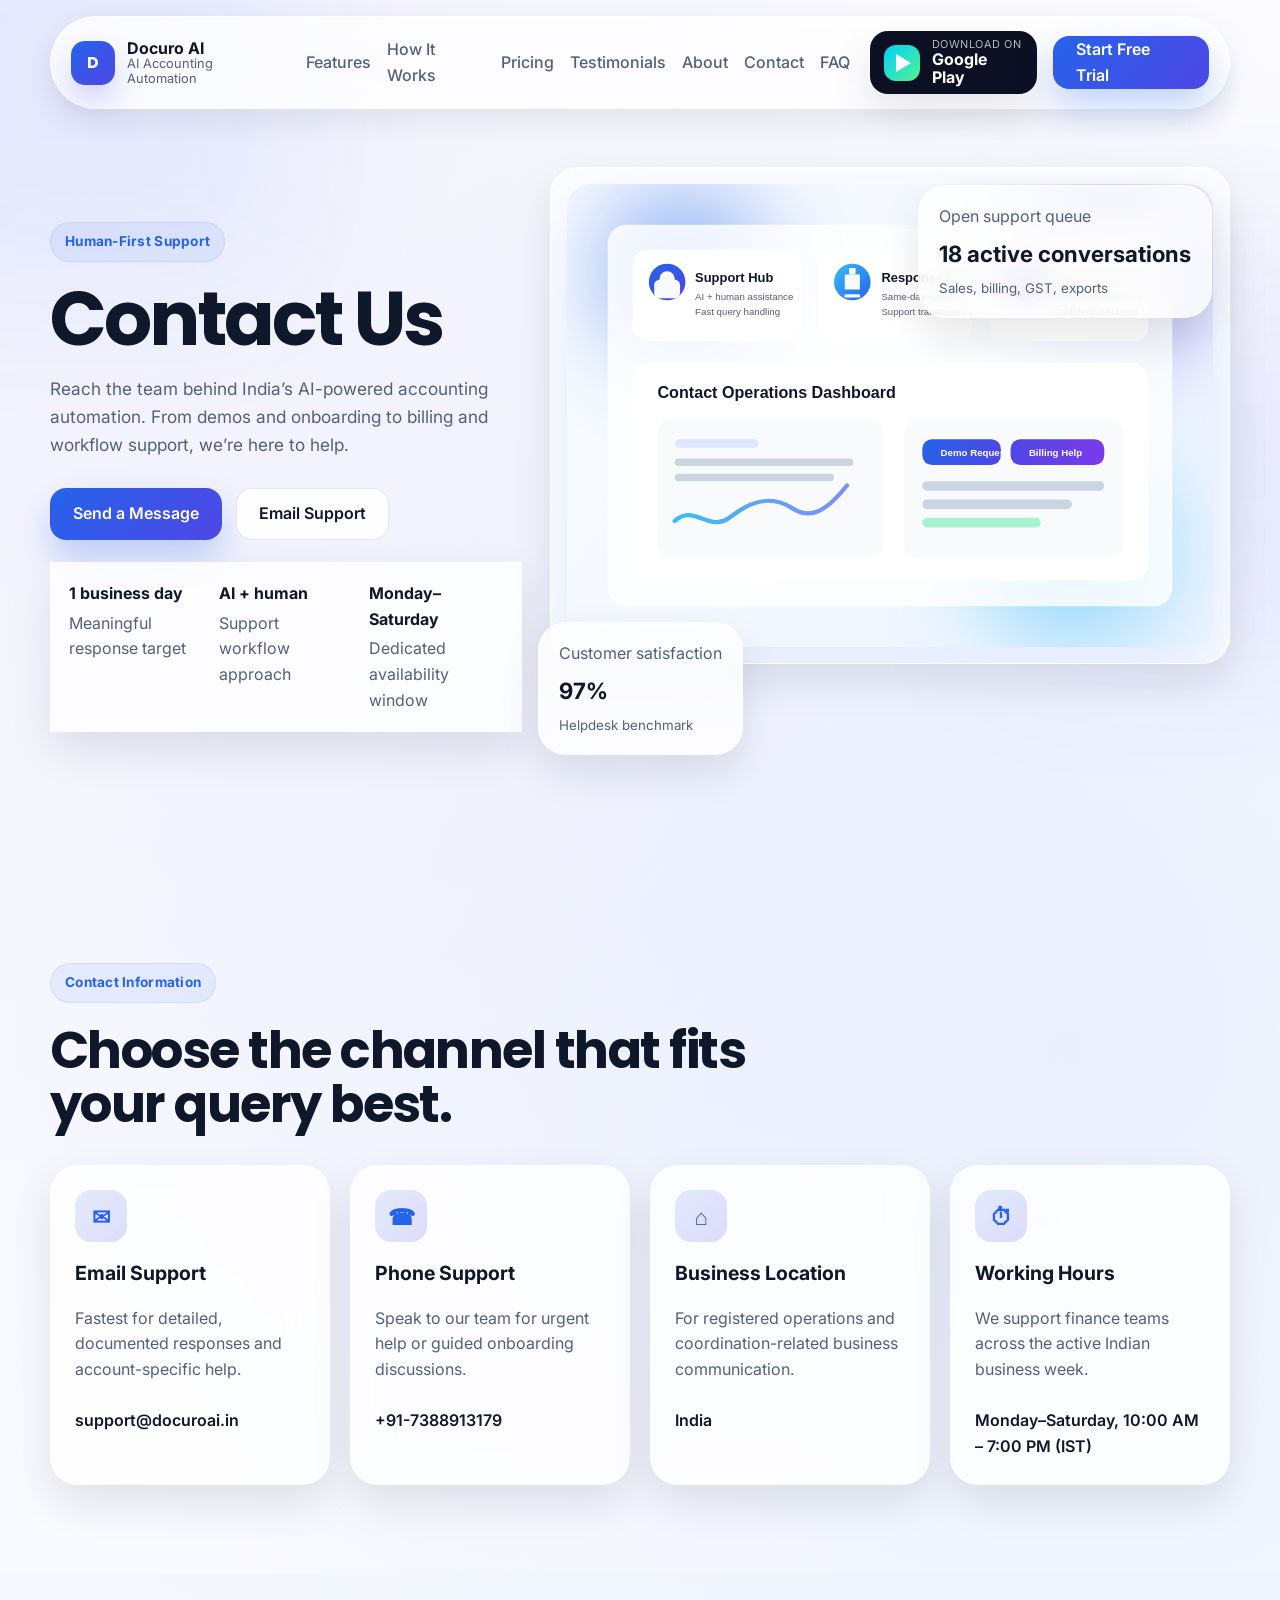
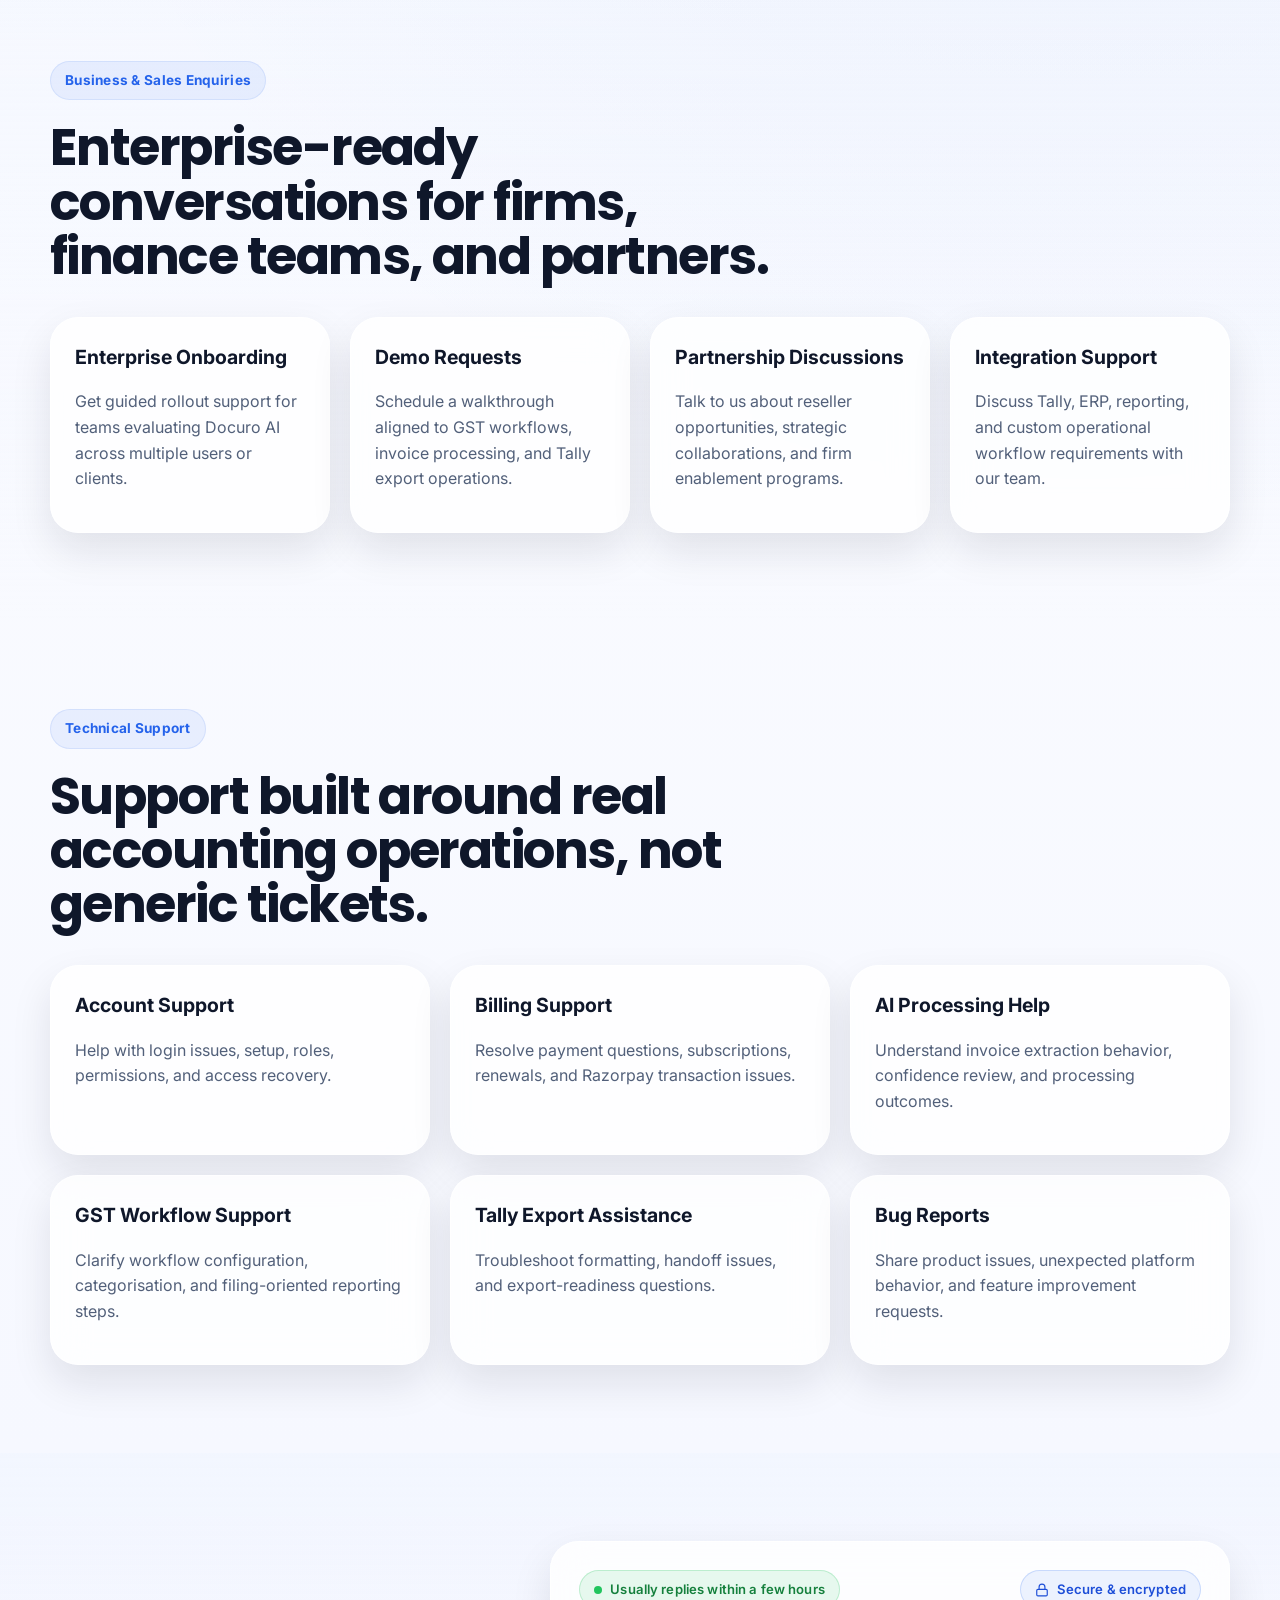
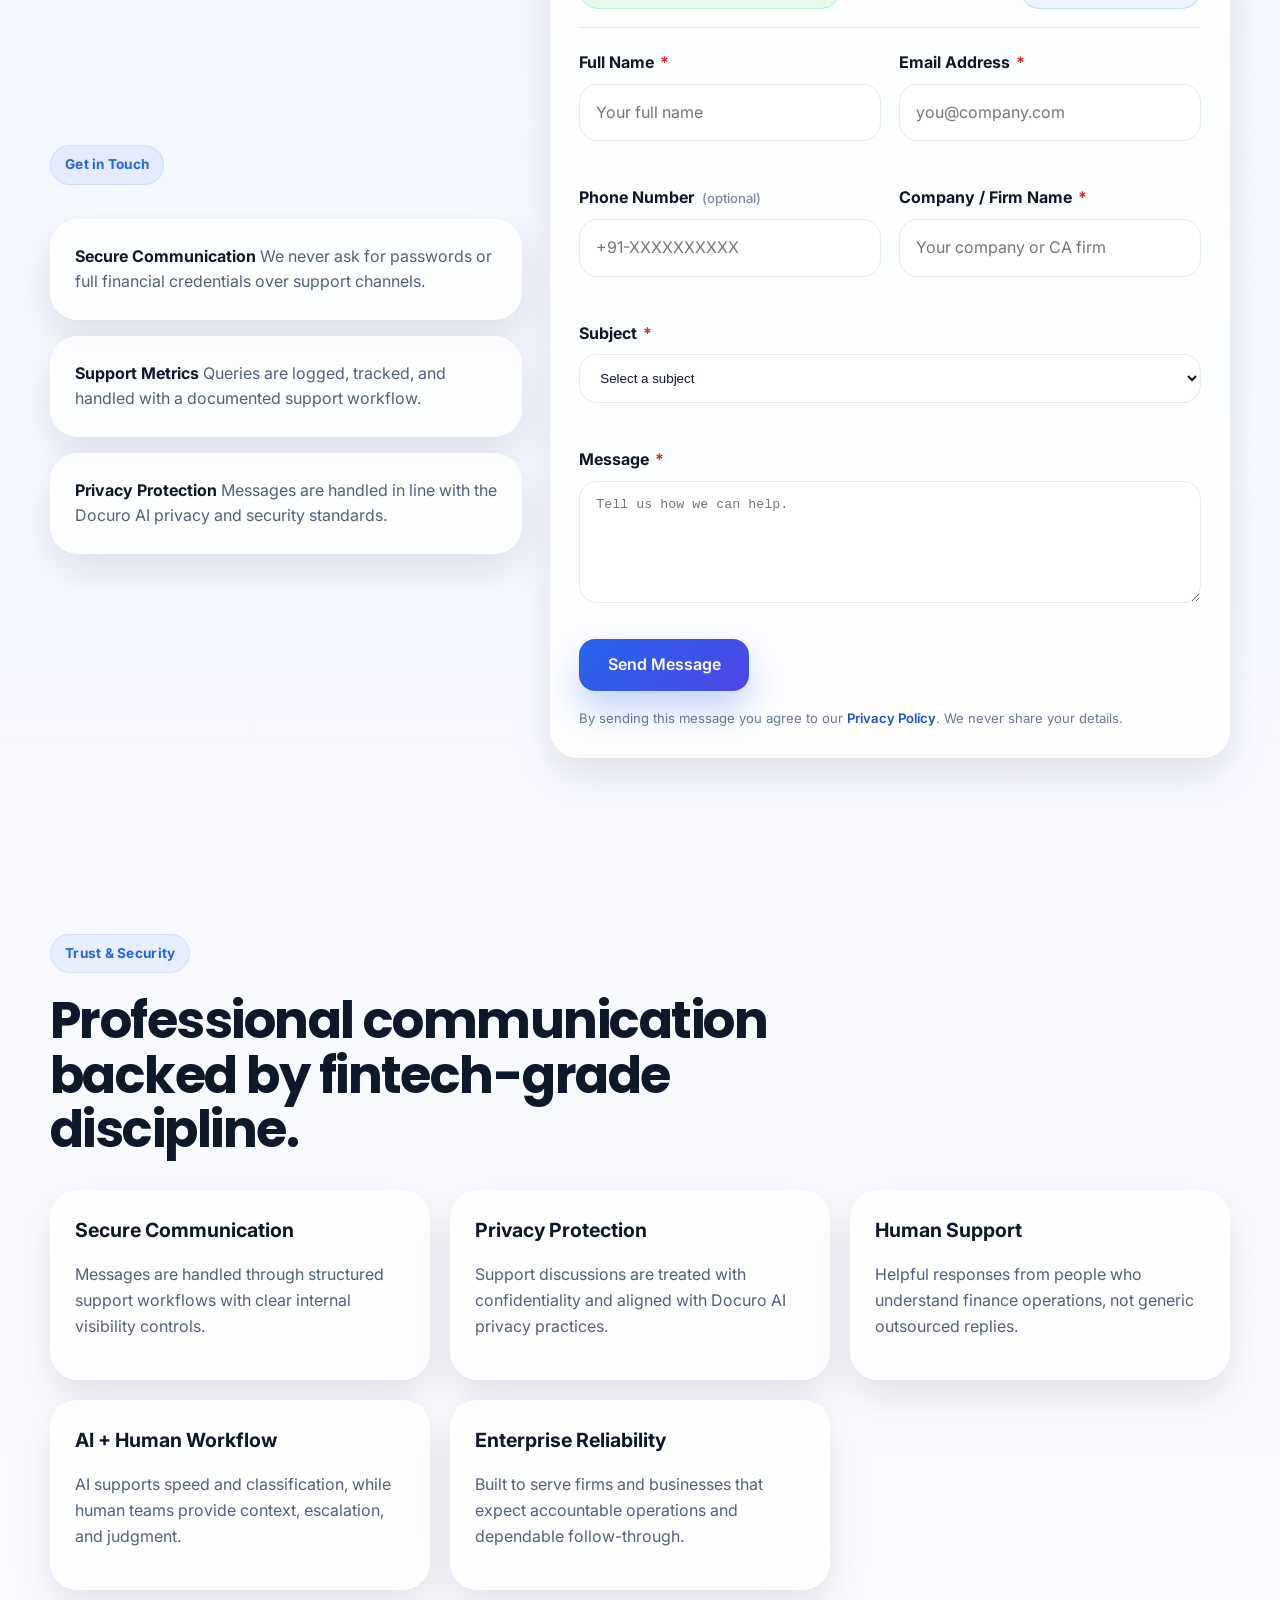
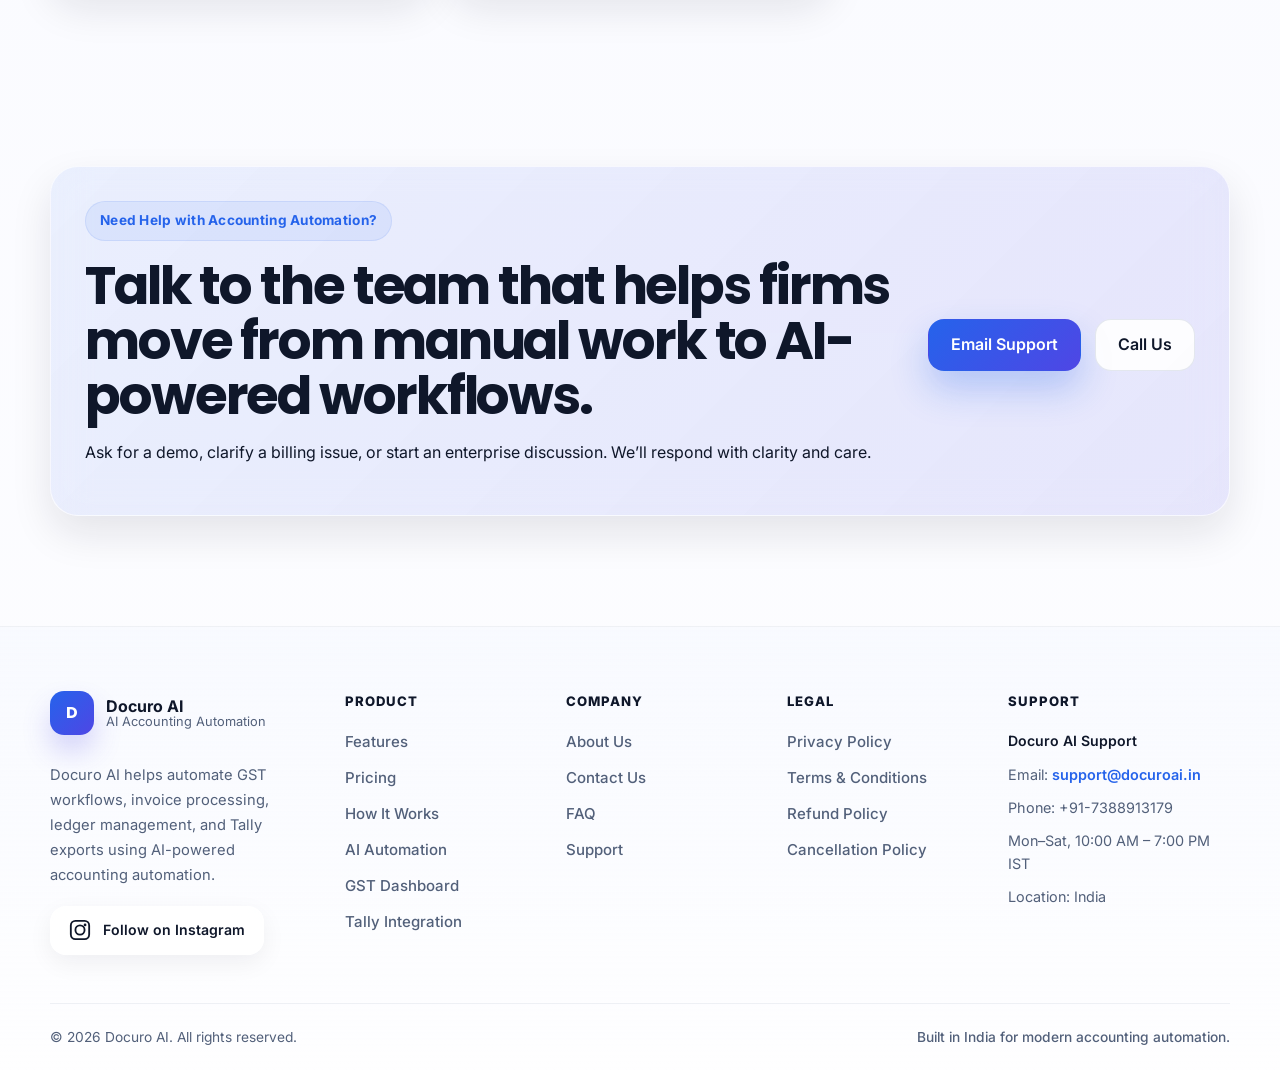
<file: contact/index.html>
<!DOCTYPE html>
<html lang="en">
  <head>
    <meta charset="UTF-8" />
    <meta name="viewport" content="width=device-width, initial-scale=1.0" />
    <title>Contact Us | Docuro AI</title>
    <meta
      name="description"
      content="Contact the Docuro AI team for sales, support, demos, integrations, billing, and AI accounting workflow assistance."
    />
    <meta
      name="keywords"
      content="Docuro AI contact, AI accounting support India, GST support, Tally help, fintech SaaS contact page, Docuro AI demo request"
    />
    <meta property="og:title" content="Contact Us | Docuro AI" />
    <meta
      property="og:description"
      content="Reach the team behind India’s AI-powered accounting automation platform for support, demos, and enterprise enquiries."
    />
    <meta property="og:type" content="website" />
    <meta property="og:url" content="https://docuro.ai/contact/" />
    <meta property="og:image" content="../assets/illustrations/contact-support.svg" />
    <meta name="twitter:card" content="summary_large_image" />
    <link rel="canonical" href="https://docuro.ai/contact/" />
    <link rel="preconnect" href="https://fonts.googleapis.com" />
    <link rel="preconnect" href="https://fonts.gstatic.com" crossorigin />
    <link
      href="https://fonts.googleapis.com/css2?family=Inter:wght@400;500;600;700;800&family=Poppins:wght@600;700;800&display=swap"
      rel="stylesheet"
    />
    <link rel="stylesheet" href="../styles.css" />
    <link rel="stylesheet" href="../contact.css" />
  </head>
  <body class="contact-page">
    <div class="page-glow page-glow-left" aria-hidden="true"></div>
    <div class="page-glow page-glow-right" aria-hidden="true"></div>

    <header class="site-header" id="top">
      <nav class="navbar container">
        <a class="brand" href="../index.html" aria-label="Docuro AI home">
          <span class="brand-mark">D</span>
          <span class="brand-copy">
            <strong>Docuro AI</strong>
            <span>AI Accounting Automation</span>
          </span>
        </a>

        <div class="nav-links">
          <a href="../index.html#features">Features</a>
          <a href="../index.html#how-it-works">How It Works</a>
          <a href="../pricing/">Pricing</a>
          <a href="../index.html#testimonials">Testimonials</a>
          <a href="../about/">About</a>
          <a href="./">Contact</a>
          <a href="../faq/">FAQ</a>
        </div>

        <div class="nav-actions">
          <a class="play-store-badge compact" href="../index.html#download" aria-label="Download on Google Play">
            <span class="play-icon" aria-hidden="true">
              <span class="play-triangle"></span>
            </span>
            <span class="play-text">
              <small>Download on</small>
              <strong>Google Play</strong>
            </span>
          </a>
          <a class="button button-primary nav-cta" href="../index.html#final-cta">Start Free Trial</a>
        </div>

        <button class="menu-toggle" type="button" aria-expanded="false" aria-label="Open menu">
          <span></span>
          <span></span>
          <span></span>
        </button>
      </nav>
    </header>

    <main>
      <section class="hero section contact-hero">
        <div class="container contact-hero-grid">
          <div class="contact-hero-copy" data-reveal="left">
            <span class="eyebrow">Human-First Support</span>
            <h1>Contact Us</h1>
            <p class="hero-subtitle">
              Reach the team behind India’s AI-powered accounting automation. From demos and
              onboarding to billing and workflow support, we’re here to help.
            </p>
            <div class="hero-actions">
              <a class="button button-primary" href="#contact-form">Send a Message</a>
              <a class="button button-secondary" href="mailto:support@docuroai.in">Email Support</a>
            </div>
            <div class="contact-metric-strip glass-card">
              <div>
                <strong>1 business day</strong>
                <span>Meaningful response target</span>
              </div>
              <div>
                <strong>AI + human</strong>
                <span>Support workflow approach</span>
              </div>
              <div>
                <strong>Monday–Saturday</strong>
                <span>Dedicated availability window</span>
              </div>
            </div>
          </div>

          <div class="contact-hero-visual" data-reveal="right">
            <div class="contact-floating-card glass-card contact-float-top">
              <span>Open support queue</span>
              <strong>18 active conversations</strong>
              <small>Sales, billing, GST, exports</small>
            </div>
            <div class="contact-floating-card glass-card contact-float-side">
              <span>Customer satisfaction</span>
              <strong>97%</strong>
              <small>Helpdesk benchmark</small>
            </div>
            <div class="contact-dashboard glass-card">
              <img
                src="../assets/illustrations/contact-support.svg"
                alt="Docuro AI contact support dashboard illustration"
                width="1200"
                height="860"
              />
            </div>
          </div>
        </div>
      </section>

      <section class="section" id="contact-info">
        <div class="container">
          <div class="section-heading" data-reveal="up">
            <span class="eyebrow">Contact Information</span>
            <h2>Choose the channel that fits your query best.</h2>
          </div>

          <div class="contact-info-grid">
            <article class="contact-info-card glass-card" data-reveal="up">
              <div class="contact-icon">✉</div>
              <h3>Email Support</h3>
              <p>Fastest for detailed, documented responses and account-specific help.</p>
              <a href="mailto:support@docuroai.in">support@docuroai.in</a>
            </article>
            <article class="contact-info-card glass-card" data-reveal="up">
              <div class="contact-icon">☎</div>
              <h3>Phone Support</h3>
              <p>Speak to our team for urgent help or guided onboarding discussions.</p>
              <a href="tel:+917388913179">+91-7388913179</a>
            </article>
            <article class="contact-info-card glass-card" data-reveal="up">
              <div class="contact-icon">⌂</div>
              <h3>Business Location</h3>
              <p>For registered operations and coordination-related business communication.</p>
              <span>India</span>
            </article>
            <article class="contact-info-card glass-card" data-reveal="up">
              <div class="contact-icon">⏱</div>
              <h3>Working Hours</h3>
              <p>We support finance teams across the active Indian business week.</p>
              <span>Monday–Saturday, 10:00 AM – 7:00 PM (IST)</span>
            </article>
          </div>
        </div>
      </section>

      <section class="section section-tinted" id="sales-enquiries">
        <div class="container">
          <div class="section-heading" data-reveal="up">
            <span class="eyebrow">Business &amp; Sales Enquiries</span>
            <h2>Enterprise-ready conversations for firms, finance teams, and partners.</h2>
          </div>

          <div class="sales-grid">
            <article class="sales-card glass-card" data-reveal="up">
              <h3>Enterprise Onboarding</h3>
              <p>Get guided rollout support for teams evaluating Docuro AI across multiple users or clients.</p>
            </article>
            <article class="sales-card glass-card" data-reveal="up">
              <h3>Demo Requests</h3>
              <p>Schedule a walkthrough aligned to GST workflows, invoice processing, and Tally export operations.</p>
            </article>
            <article class="sales-card glass-card" data-reveal="up">
              <h3>Partnership Discussions</h3>
              <p>Talk to us about reseller opportunities, strategic collaborations, and firm enablement programs.</p>
            </article>
            <article class="sales-card glass-card" data-reveal="up">
              <h3>Integration Support</h3>
              <p>Discuss Tally, ERP, reporting, and custom operational workflow requirements with our team.</p>
            </article>
          </div>
        </div>
      </section>

      <section class="section" id="technical-support">
        <div class="container">
          <div class="section-heading" data-reveal="up">
            <span class="eyebrow">Technical Support</span>
            <h2>Support built around real accounting operations, not generic tickets.</h2>
          </div>

          <div class="support-grid">
            <article class="support-card glass-card" data-reveal="up">
              <h3>Account Support</h3>
              <p>Help with login issues, setup, roles, permissions, and access recovery.</p>
            </article>
            <article class="support-card glass-card" data-reveal="up">
              <h3>Billing Support</h3>
              <p>Resolve payment questions, subscriptions, renewals, and Razorpay transaction issues.</p>
            </article>
            <article class="support-card glass-card" data-reveal="up">
              <h3>AI Processing Help</h3>
              <p>Understand invoice extraction behavior, confidence review, and processing outcomes.</p>
            </article>
            <article class="support-card glass-card" data-reveal="up">
              <h3>GST Workflow Support</h3>
              <p>Clarify workflow configuration, categorisation, and filing-oriented reporting steps.</p>
            </article>
            <article class="support-card glass-card" data-reveal="up">
              <h3>Tally Export Assistance</h3>
              <p>Troubleshoot formatting, handoff issues, and export-readiness questions.</p>
            </article>
            <article class="support-card glass-card" data-reveal="up">
              <h3>Bug Reports</h3>
              <p>Share product issues, unexpected platform behavior, and feature improvement requests.</p>
            </article>
          </div>
        </div>
      </section>

      <section class="section section-tinted" id="contact-form">
        <div class="container form-layout">
          <div class="form-side-content" data-reveal="left">
            <div class="section-heading compact-heading">
              <span class="eyebrow">Get in Touch</span>
              <h2></h2>
            </div>
            <div class="trust-mini-grid">
              <article class="trust-mini-card glass-card">
                <strong>Secure Communication</strong>
                <span>We never ask for passwords or full financial credentials over support channels.</span>
              </article>
              <article class="trust-mini-card glass-card">
                <strong>Support Metrics</strong>
                <span>Queries are logged, tracked, and handled with a documented support workflow.</span>
              </article>
              <article class="trust-mini-card glass-card">
                <strong>Privacy Protection</strong>
                <span>Messages are handled in line with the Docuro AI privacy and security standards.</span>
              </article>
            </div>
          </div>

          <div class="contact-form-card glass-card" data-reveal="right">
            <div class="form-meta-row">
              <span class="response-badge">
                <span class="response-dot"></span>
                Usually replies within a few hours
              </span>
              <span class="secure-badge" aria-label="Encrypted submission">
                <svg viewBox="0 0 24 24" width="14" height="14" fill="none" stroke="currentColor" stroke-width="2" stroke-linecap="round" stroke-linejoin="round" aria-hidden="true"><rect x="3" y="11" width="18" height="11" rx="2"/><path d="M7 11V7a5 5 0 0 1 10 0v4"/></svg>
                Secure &amp; encrypted
              </span>
            </div>

            <form id="contactForm" novalidate autocomplete="on">
              <!-- Honeypot for spam bots -->
              <input type="text" name="botcheck" class="honeypot" tabindex="-1" autocomplete="off" aria-hidden="true" />

              <div class="form-grid">
                <label class="field">
                  <span>Full Name <em aria-hidden="true">*</em></span>
                  <input type="text" name="fullName" placeholder="Your full name" autocomplete="name" required maxlength="100" />
                  <small class="field-error" aria-live="polite"></small>
                </label>
                <label class="field">
                  <span>Email Address <em aria-hidden="true">*</em></span>
                  <input type="email" name="email" placeholder="you@company.com" autocomplete="email" required maxlength="120" />
                  <small class="field-error" aria-live="polite"></small>
                </label>
                <label class="field">
                  <span>Phone Number <small class="field-optional">(optional)</small></span>
                  <input type="tel" name="phone" placeholder="+91-XXXXXXXXXX" autocomplete="tel" maxlength="20" />
                  <small class="field-error" aria-live="polite"></small>
                </label>
                <label class="field">
                  <span>Company / Firm Name <em aria-hidden="true">*</em></span>
                  <input type="text" name="company" placeholder="Your company or CA firm" autocomplete="organization" required maxlength="120" />
                  <small class="field-error" aria-live="polite"></small>
                </label>
                <label class="field field-full">
                  <span>Subject <em aria-hidden="true">*</em></span>
                  <select name="subject" required>
                    <option value="">Select a subject</option>
                    <option>General Inquiry</option>
                    <option>Demo Request</option>
                    <option>Technical Support</option>
                    <option>Billing Support</option>
                    <option>Partnership Inquiry</option>
                    <option>Enterprise Inquiry</option>
                    <option>Razorpay Verification</option>
                    <option>Other</option>
                  </select>
                  <small class="field-error" aria-live="polite"></small>
                </label>
                <label class="field field-full">
                  <span>Message <em aria-hidden="true">*</em></span>
                  <textarea name="message" rows="6" placeholder="Tell us how we can help." required minlength="10" maxlength="2000"></textarea>
                  <small class="field-error" aria-live="polite"></small>
                </label>
              </div>

              <div class="form-actions">
                <button class="button button-primary" type="submit" id="contactSubmit">
                  <span class="button-label">Send Message</span>
                  <span class="button-spinner" aria-hidden="true"></span>
                </button>
                <p class="form-status" id="formStatus" aria-live="polite"></p>
              </div>

              <p class="form-disclaimer">
                By sending this message you agree to our
                <a href="../privacy-policy/">Privacy Policy</a>. We never share your details.
              </p>
            </form>

            <div class="form-success" id="formSuccess" hidden aria-live="polite">
              <div class="success-checkmark" aria-hidden="true">
                <svg viewBox="0 0 52 52"><circle class="success-circle" cx="26" cy="26" r="25" fill="none"/><path class="success-check" fill="none" d="M14 27l8 8 16-18"/></svg>
              </div>
              <h3>Your message has been sent successfully.</h3>
              <p>Our team will get back to you shortly — usually within a few hours during business hours.</p>
              <button type="button" class="button button-secondary" id="sendAnother">Send Another Message</button>
            </div>
          </div>
        </div>
      </section>

      <section class="section" id="trust-security">
        <div class="container">
          <div class="section-heading" data-reveal="up">
            <span class="eyebrow">Trust &amp; Security</span>
            <h2>Professional communication backed by fintech-grade discipline.</h2>
          </div>

          <div class="trust-grid-contact">
            <article class="trust-card-contact glass-card" data-reveal="up">
              <h3>Secure Communication</h3>
              <p>Messages are handled through structured support workflows with clear internal visibility controls.</p>
            </article>
            <article class="trust-card-contact glass-card" data-reveal="up">
              <h3>Privacy Protection</h3>
              <p>Support discussions are treated with confidentiality and aligned with Docuro AI privacy practices.</p>
            </article>
            <article class="trust-card-contact glass-card" data-reveal="up">
              <h3>Human Support</h3>
              <p>Helpful responses from people who understand finance operations, not generic outsourced replies.</p>
            </article>
            <article class="trust-card-contact glass-card" data-reveal="up">
              <h3>AI + Human Workflow</h3>
              <p>AI supports speed and classification, while human teams provide context, escalation, and judgment.</p>
            </article>
            <article class="trust-card-contact glass-card" data-reveal="up">
              <h3>Enterprise Reliability</h3>
              <p>Built to serve firms and businesses that expect accountable operations and dependable follow-through.</p>
            </article>
          </div>
        </div>
      </section>

      <section class="section final-cta-section" id="contact-cta">
        <div class="container">
          <div class="contact-cta-shell glass-card" data-reveal="up">
            <div>
              <span class="eyebrow">Need Help with Accounting Automation?</span>
              <h2>Talk to the team that helps firms move from manual work to AI-powered workflows.</h2>
              <p>
                Ask for a demo, clarify a billing issue, or start an enterprise discussion. We’ll respond with clarity and care.
              </p>
            </div>
            <div class="hero-actions final-actions">
              <a class="button button-primary" href="mailto:support@docuroai.in">Email Support</a>
              <a class="button button-secondary" href="tel:+917388913179">Call Us</a>
            </div>
          </div>
        </div>
      </section>
    </main>

    <footer class="site-footer">
      <div class="container">
        <div class="footer-main">
          <div class="footer-brand-col">
            <a class="brand footer-brand" href="../index.html">
              <span class="brand-mark">D</span>
              <span class="brand-copy">
                <strong>Docuro AI</strong>
                <span>AI Accounting Automation</span>
              </span>
            </a>
            <p class="footer-description">
              Docuro AI helps automate GST workflows, invoice processing, ledger management, and Tally exports using AI-powered accounting automation.
            </p>
            <a class="footer-instagram" href="https://www.instagram.com/docuro.in?igsh=MW5kYjFpMDVsOWxwZQ==" target="_blank" rel="noopener noreferrer" aria-label="Follow Docuro AI on Instagram">
              <svg viewBox="0 0 24 24" fill="none" stroke="currentColor" stroke-width="2" stroke-linecap="round" stroke-linejoin="round"><rect x="2" y="2" width="20" height="20" rx="5"/><circle cx="12" cy="12" r="5"/><circle cx="17.5" cy="6.5" r="1.5" fill="currentColor" stroke="none"/></svg>
              Follow on Instagram
            </a>
          </div>
          <div>
            <p class="footer-col-title">Product</p>
            <nav class="footer-nav">
              <a href="../index.html#features">Features</a>
              <a href="../pricing/">Pricing</a>
              <a href="../index.html#how-it-works">How It Works</a>
              <a href="../index.html#features">AI Automation</a>
              <a href="../index.html#showcase">GST Dashboard</a>
              <a href="../index.html#showcase">Tally Integration</a>
            </nav>
          </div>
          <div>
            <p class="footer-col-title">Company</p>
            <nav class="footer-nav">
              <a href="../about/">About Us</a>
              <a href="../contact/">Contact Us</a>
              <a href="../faq/">FAQ</a>
              <a href="../contact/">Support</a>
            </nav>
          </div>
          <div>
            <p class="footer-col-title">Legal</p>
            <nav class="footer-nav">
              <a href="../privacy-policy/">Privacy Policy</a>
              <a href="../terms-and-conditions/">Terms &amp; Conditions</a>
              <a href="../refund-policy/">Refund Policy</a>
              <a href="../cancellation-policy/">Cancellation Policy</a>
            </nav>
          </div>
          <div>
            <p class="footer-col-title">Support</p>
            <div class="footer-support-info">
              <span class="footer-support-label">Docuro AI Support</span>
              <span>Email: <a href="mailto:support@docuroai.in">support@docuroai.in</a></span>
              <span>Phone: +91-7388913179</span>
              <span>Mon–Sat, 10:00 AM – 7:00 PM IST</span>
              <span>Location: India</span>
            </div>
          </div>
        </div>
        <div class="footer-bottom">
          <span class="footer-copyright">&copy; 2026 Docuro AI. All rights reserved.</span>
          <span class="footer-bottom-tagline">Built in India for modern accounting automation.</span>
        </div>
      </div>
    </footer>

    <script src="../script.js"></script>
    <script src="../contact.js"></script>
  </body>
</html>
</file>
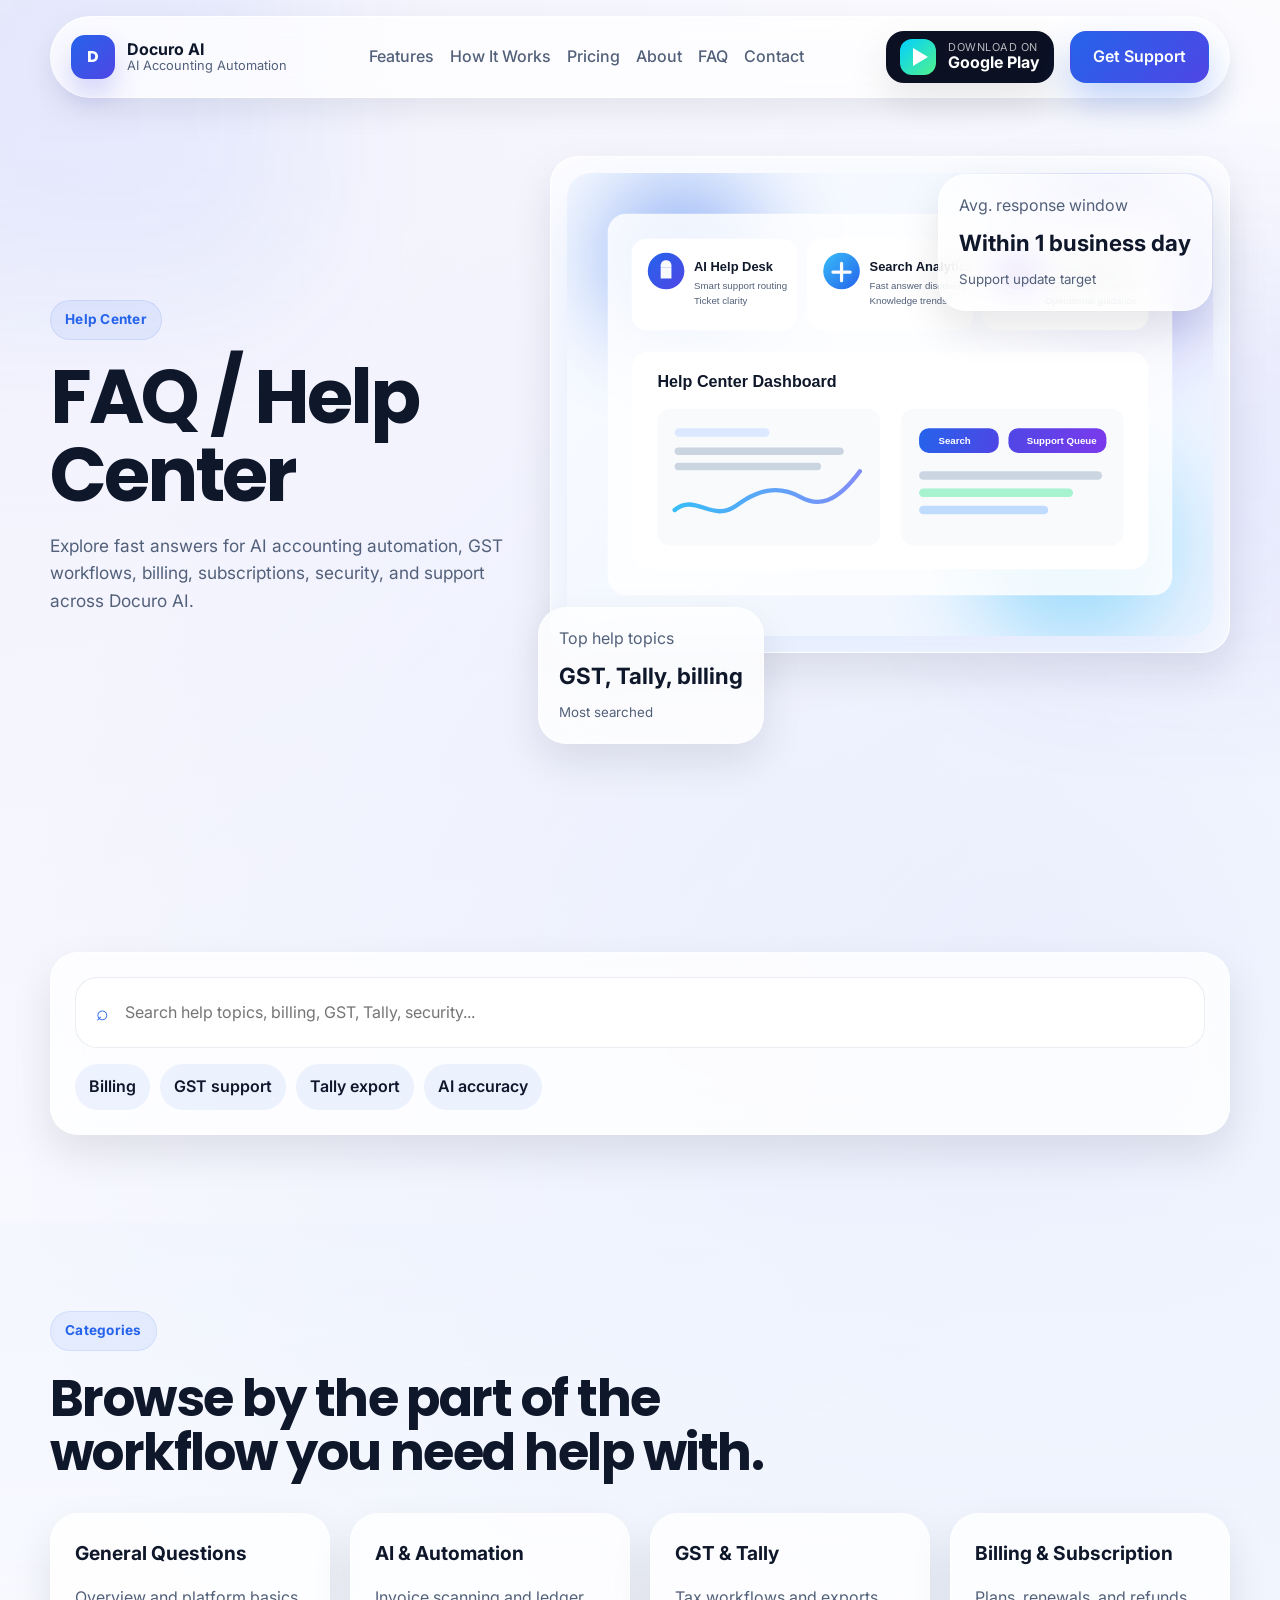
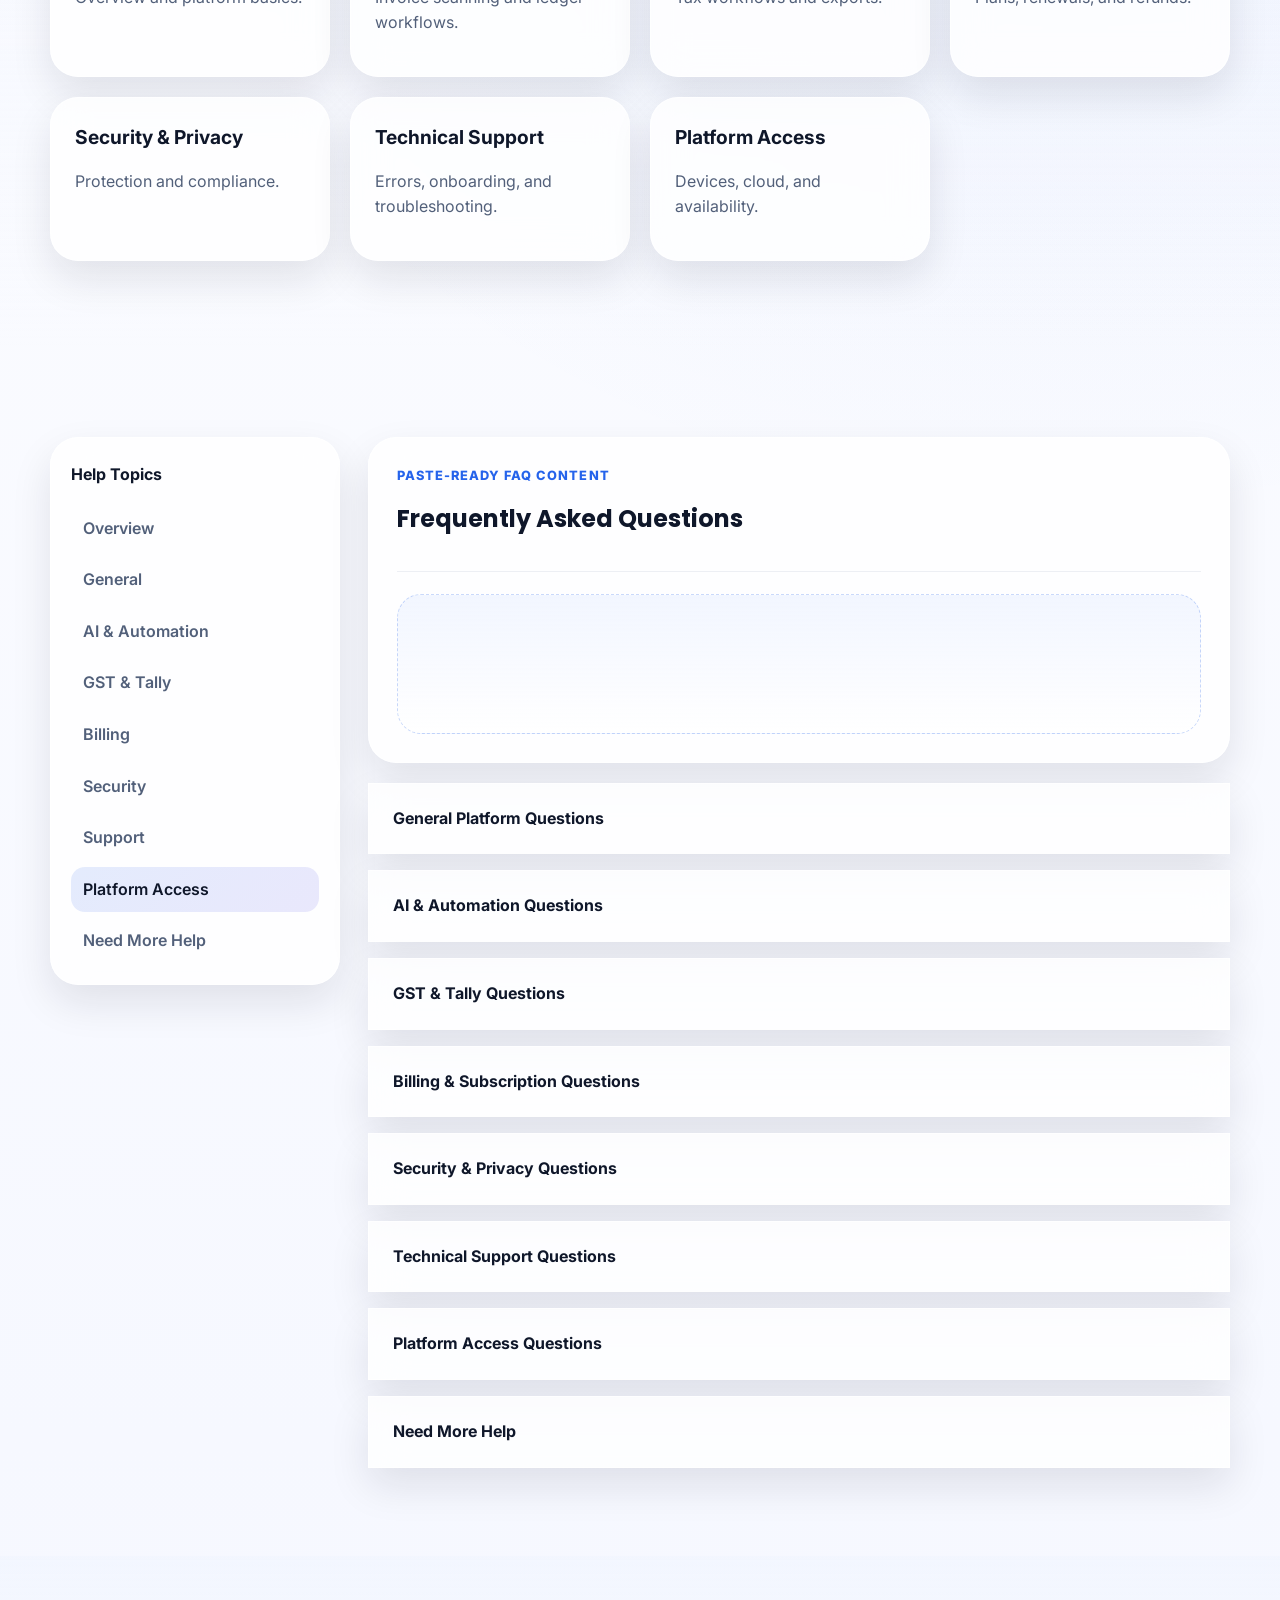
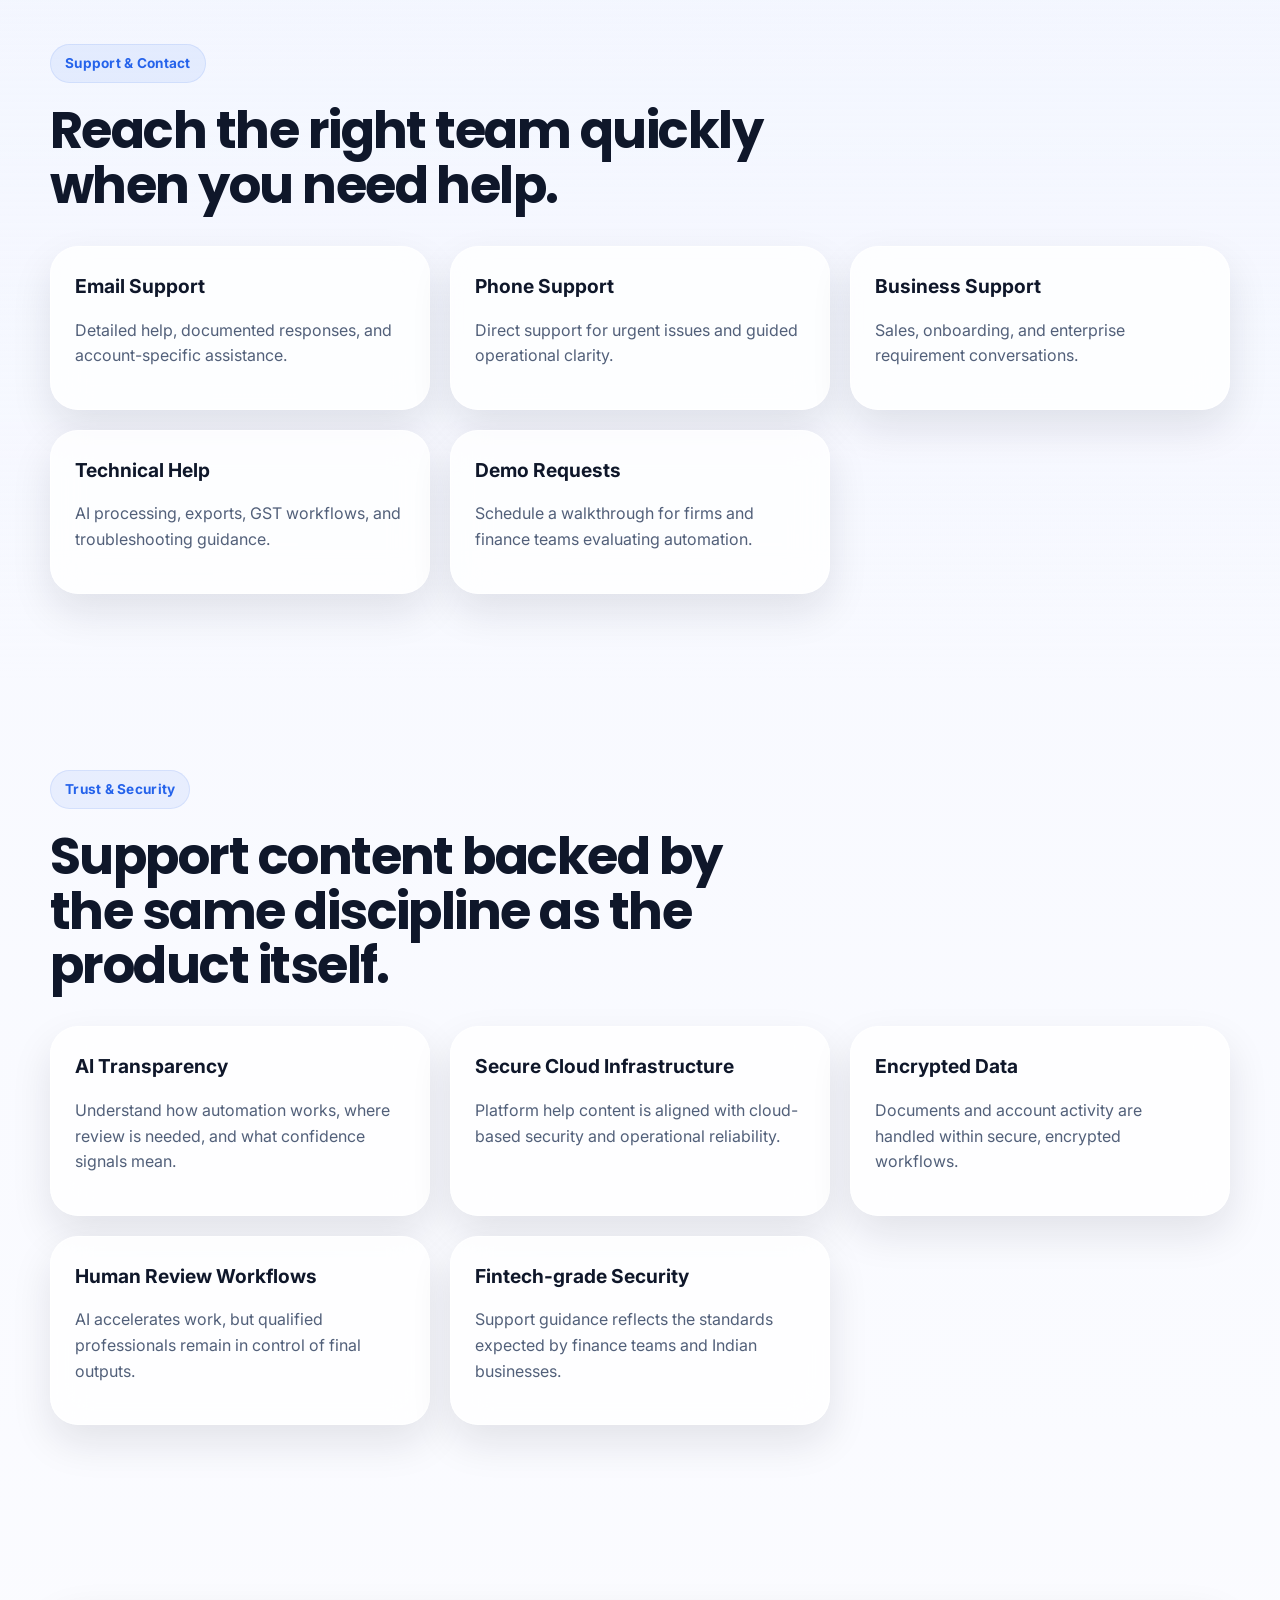
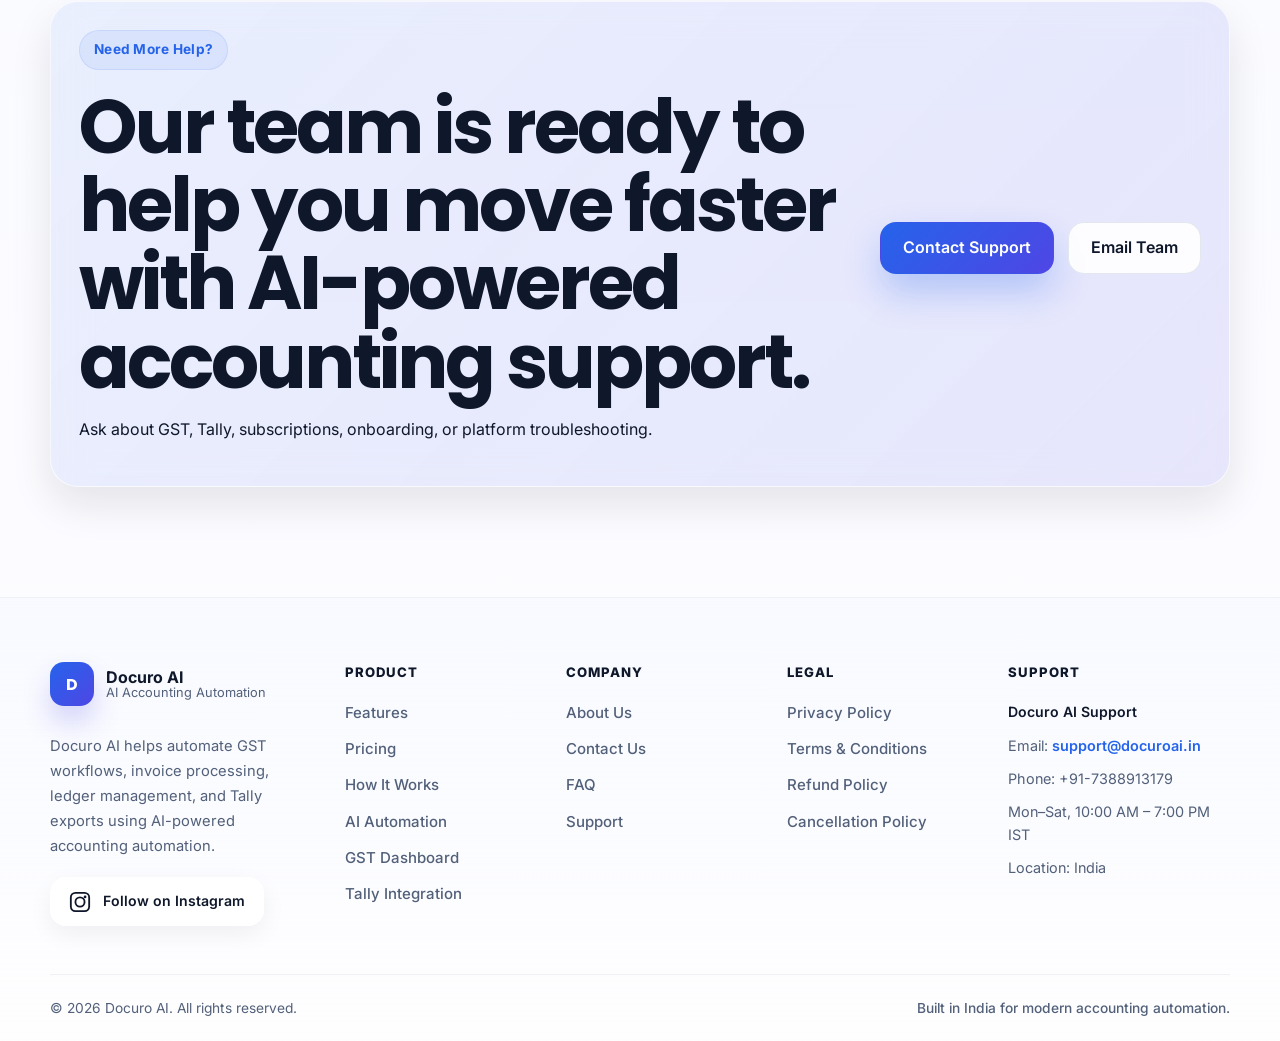
<file: faq/index.html>
<!DOCTYPE html>
<html lang="en">
  <head>
    <meta charset="UTF-8" />
    <meta name="viewport" content="width=device-width, initial-scale=1.0" />
    <title>FAQ / Help Center | Docuro AI</title>
    <meta
      name="description"
      content="Explore the Docuro AI Help Center for answers about AI accounting automation, GST workflows, Tally export, billing, security, and platform access."
    />
    <meta
      name="keywords"
      content="Docuro AI FAQ, help center, AI accounting support, GST support, Tally help, billing FAQ, cloud accounting help"
    />
    <meta property="og:title" content="FAQ / Help Center | Docuro AI" />
    <meta
      property="og:description"
      content="Find answers about billing, AI features, GST workflows, security, support, and platform access for Docuro AI."
    />
    <meta property="og:type" content="website" />
    <meta property="og:url" content="https://docuro.ai/faq/" />
    <meta property="og:image" content="../assets/illustrations/faq-help.svg" />
    <meta name="twitter:card" content="summary_large_image" />
    <link rel="canonical" href="https://docuro.ai/faq/" />
    <link rel="preconnect" href="https://fonts.googleapis.com" />
    <link rel="preconnect" href="https://fonts.gstatic.com" crossorigin />
    <link
      href="https://fonts.googleapis.com/css2?family=Inter:wght@400;500;600;700;800&family=Poppins:wght@600;700;800&display=swap"
      rel="stylesheet"
    />
    <link rel="stylesheet" href="../styles.css" />
    <link rel="stylesheet" href="../faq-page.css" />
  </head>
  <body class="faq-page">
    <div class="page-glow page-glow-left" aria-hidden="true"></div>
    <div class="page-glow page-glow-right" aria-hidden="true"></div>

    <header class="site-header" id="top">
      <nav class="navbar container">
        <a class="brand" href="../index.html" aria-label="Docuro AI home">
          <span class="brand-mark">D</span>
          <span class="brand-copy">
            <strong>Docuro AI</strong>
            <span>AI Accounting Automation</span>
          </span>
        </a>

        <div class="nav-links">
          <a href="../index.html#features">Features</a>
          <a href="../index.html#how-it-works">How It Works</a>
          <a href="../pricing/">Pricing</a>
          <a href="../about/">About</a>
          <a href="./">FAQ</a>
          <a href="../contact/">Contact</a>
        </div>

        <div class="nav-actions">
          <a class="play-store-badge compact" href="../index.html#download" aria-label="Download on Google Play">
            <span class="play-icon" aria-hidden="true">
              <span class="play-triangle"></span>
            </span>
            <span class="play-text">
              <small>Download on</small>
              <strong>Google Play</strong>
            </span>
          </a>
          <a class="button button-primary nav-cta" href="../contact/">Get Support</a>
        </div>

        <button class="menu-toggle" type="button" aria-expanded="false" aria-label="Open menu">
          <span></span>
          <span></span>
          <span></span>
        </button>
      </nav>
    </header>

    <main>
      <section class="hero section faq-hero">
        <div class="container faq-hero-grid">
          <div class="faq-hero-copy" data-reveal="left">
            <span class="eyebrow">Help Center</span>
            <h1>FAQ / Help Center</h1>
            <p class="hero-subtitle">
              Explore fast answers for AI accounting automation, GST workflows, billing,
              subscriptions, security, and support across Docuro AI.
            </p>
          </div>

          <div class="faq-hero-visual" data-reveal="right">
            <div class="faq-float-card glass-card faq-float-top">
              <span>Avg. response window</span>
              <strong>Within 1 business day</strong>
              <small>Support update target</small>
            </div>
            <div class="faq-float-card glass-card faq-float-side">
              <span>Top help topics</span>
              <strong>GST, Tally, billing</strong>
              <small>Most searched</small>
            </div>
            <div class="faq-dashboard glass-card">
              <img
                src="../assets/illustrations/faq-help.svg"
                alt="Docuro AI help center dashboard visual"
                width="1200"
                height="860"
              />
            </div>
          </div>
        </div>
      </section>

      <section class="section" id="faq-search">
        <div class="container">
          <div class="search-shell glass-card" data-reveal="up">
            <label class="search-field" for="faqSearch">
              <span class="search-icon">⌕</span>
              <input id="faqSearch" type="search" placeholder="Search help topics, billing, GST, Tally, security..." aria-label="Search FAQ" />
            </label>
            <div class="search-suggestions">
              <button type="button" class="suggestion-pill">Billing</button>
              <button type="button" class="suggestion-pill">GST support</button>
              <button type="button" class="suggestion-pill">Tally export</button>
              <button type="button" class="suggestion-pill">AI accuracy</button>
            </div>
          </div>
        </div>
      </section>

      <section class="section section-tinted" id="faq-categories">
        <div class="container">
          <div class="section-heading" data-reveal="up">
            <span class="eyebrow">Categories</span>
            <h2>Browse by the part of the workflow you need help with.</h2>
          </div>

          <div class="category-grid">
            <article class="category-card glass-card" data-target="general" data-reveal="up"><h3>General Questions</h3><p>Overview and platform basics.</p></article>
            <article class="category-card glass-card" data-target="ai" data-reveal="up"><h3>AI &amp; Automation</h3><p>Invoice scanning and ledger workflows.</p></article>
            <article class="category-card glass-card" data-target="gst" data-reveal="up"><h3>GST &amp; Tally</h3><p>Tax workflows and exports.</p></article>
            <article class="category-card glass-card" data-target="billing" data-reveal="up"><h3>Billing &amp; Subscription</h3><p>Plans, renewals, and refunds.</p></article>
            <article class="category-card glass-card" data-target="security" data-reveal="up"><h3>Security &amp; Privacy</h3><p>Protection and compliance.</p></article>
            <article class="category-card glass-card" data-target="support" data-reveal="up"><h3>Technical Support</h3><p>Errors, onboarding, and troubleshooting.</p></article>
            <article class="category-card glass-card" data-target="access" data-reveal="up"><h3>Platform Access</h3><p>Devices, cloud, and availability.</p></article>
          </div>
        </div>
      </section>

      <section class="section" id="faq-content">
        <div class="container faq-layout">
          <aside class="faq-sidebar glass-card" data-reveal="left">
            <div class="faq-sidebar-inner">
              <h2>Help Topics</h2>
              <nav class="faq-toc" aria-label="FAQ categories">
                <a href="#faq-main-content" class="is-active">Overview</a>
                <a href="#general">General</a>
                <a href="#ai">AI &amp; Automation</a>
                <a href="#gst">GST &amp; Tally</a>
                <a href="#billing">Billing</a>
                <a href="#security">Security</a>
                <a href="#support">Support</a>
                <a href="#access">Platform Access</a>
                <a href="#need-help">Need More Help</a>
              </nav>
            </div>
          </aside>

          <div class="faq-content-wrap" data-reveal="right">
            <details class="faq-mobile-toc glass-card">
              <summary>Jump to topic</summary>
              <nav class="faq-mobile-links" aria-label="Mobile FAQ navigation">
                <a href="#faq-main-content">Overview</a>
                <a href="#general">General</a>
                <a href="#ai">AI &amp; Automation</a>
                <a href="#gst">GST &amp; Tally</a>
                <a href="#billing">Billing</a>
                <a href="#security">Security</a>
                <a href="#support">Support</a>
                <a href="#access">Platform Access</a>
                <a href="#need-help">Need More Help</a>
              </nav>
            </details>

            <article class="faq-main-card glass-card" id="faq-main-content">
              <header class="faq-main-header">
                <p class="faq-kicker">Paste-Ready FAQ Content</p>
                <h2>Frequently Asked Questions</h2>
              </header>
              <div class="faq-placeholder-shell"></div>
            </article>

            <section class="faq-accordion-list">
              <details class="faq-item glass-card" id="general"><summary>General Platform Questions</summary><p>This section is structured for platform overview, who Docuro AI is built for, and what it automates.</p></details>
              <details class="faq-item glass-card" id="ai"><summary>AI &amp; Automation Questions</summary><p>This section supports invoice scanning, ledger creation, confidence scores, and human review guidance.</p></details>
              <details class="faq-item glass-card" id="gst"><summary>GST &amp; Tally Questions</summary><p>This section is ready for GST automation, Tally export, and Indian accounting workflow answers.</p></details>
              <details class="faq-item glass-card" id="billing"><summary>Billing &amp; Subscription Questions</summary><p>This section supports plans, recurring billing, refunds, cancellations, and payment methods.</p></details>
              <details class="faq-item glass-card" id="security"><summary>Security &amp; Privacy Questions</summary><p>This section fits security controls, document protection, privacy commitments, and cloud safeguards.</p></details>
              <details class="faq-item glass-card" id="support"><summary>Technical Support Questions</summary><p>This section is ready for onboarding, support access, bug investigation, and invoice processing fallback guidance.</p></details>
              <details class="faq-item glass-card" id="access"><summary>Platform Access Questions</summary><p>This section supports cloud access, mobile app, device sync, and connectivity expectations.</p></details>
              <details class="faq-item glass-card" id="need-help"><summary>Need More Help</summary><p>This section can hold final support channels, business hours, and escalation guidance.</p></details>
            </section>
          </div>
        </div>
      </section>

      <section class="section section-tinted" id="support-contact">
        <div class="container">
          <div class="section-heading" data-reveal="up">
            <span class="eyebrow">Support &amp; Contact</span>
            <h2>Reach the right team quickly when you need help.</h2>
          </div>

          <div class="support-contact-grid">
            <article class="support-contact-card glass-card" data-reveal="up"><h3>Email Support</h3><p>Detailed help, documented responses, and account-specific assistance.</p></article>
            <article class="support-contact-card glass-card" data-reveal="up"><h3>Phone Support</h3><p>Direct support for urgent issues and guided operational clarity.</p></article>
            <article class="support-contact-card glass-card" data-reveal="up"><h3>Business Support</h3><p>Sales, onboarding, and enterprise requirement conversations.</p></article>
            <article class="support-contact-card glass-card" data-reveal="up"><h3>Technical Help</h3><p>AI processing, exports, GST workflows, and troubleshooting guidance.</p></article>
            <article class="support-contact-card glass-card" data-reveal="up"><h3>Demo Requests</h3><p>Schedule a walkthrough for firms and finance teams evaluating automation.</p></article>
          </div>
        </div>
      </section>

      <section class="section" id="trust-security">
        <div class="container">
          <div class="section-heading" data-reveal="up">
            <span class="eyebrow">Trust &amp; Security</span>
            <h2>Support content backed by the same discipline as the product itself.</h2>
          </div>

          <div class="trust-faq-grid">
            <article class="trust-faq-card glass-card" data-reveal="up"><h3>AI Transparency</h3><p>Understand how automation works, where review is needed, and what confidence signals mean.</p></article>
            <article class="trust-faq-card glass-card" data-reveal="up"><h3>Secure Cloud Infrastructure</h3><p>Platform help content is aligned with cloud-based security and operational reliability.</p></article>
            <article class="trust-faq-card glass-card" data-reveal="up"><h3>Encrypted Data</h3><p>Documents and account activity are handled within secure, encrypted workflows.</p></article>
            <article class="trust-faq-card glass-card" data-reveal="up"><h3>Human Review Workflows</h3><p>AI accelerates work, but qualified professionals remain in control of final outputs.</p></article>
            <article class="trust-faq-card glass-card" data-reveal="up"><h3>Fintech-grade Security</h3><p>Support guidance reflects the standards expected by finance teams and Indian businesses.</p></article>
          </div>
        </div>
      </section>

      <section class="section final-cta-section" id="faq-cta">
        <div class="container">
          <div class="faq-cta-shell glass-card" data-reveal="up">
            <div>
              <span class="eyebrow">Need More Help?</span>
              <h2>Our team is ready to help you move faster with AI-powered accounting support.</h2>
              <p>Ask about GST, Tally, subscriptions, onboarding, or platform troubleshooting.</p>
            </div>
            <div class="hero-actions final-actions">
              <a class="button button-primary" href="../contact/">Contact Support</a>
              <a class="button button-secondary" href="mailto:support@docuroai.in">Email Team</a>
            </div>
          </div>
        </div>
      </section>
    </main>

    <footer class="site-footer">
      <div class="container">
        <div class="footer-main">
          <div class="footer-brand-col">
            <a class="brand footer-brand" href="../index.html">
              <span class="brand-mark">D</span>
              <span class="brand-copy">
                <strong>Docuro AI</strong>
                <span>AI Accounting Automation</span>
              </span>
            </a>
            <p class="footer-description">
              Docuro AI helps automate GST workflows, invoice processing, ledger management, and Tally exports using AI-powered accounting automation.
            </p>
            <a class="footer-instagram" href="https://www.instagram.com/docuro.in?igsh=MW5kYjFpMDVsOWxwZQ==" target="_blank" rel="noopener noreferrer" aria-label="Follow Docuro AI on Instagram">
              <svg viewBox="0 0 24 24" fill="none" stroke="currentColor" stroke-width="2" stroke-linecap="round" stroke-linejoin="round"><rect x="2" y="2" width="20" height="20" rx="5"/><circle cx="12" cy="12" r="5"/><circle cx="17.5" cy="6.5" r="1.5" fill="currentColor" stroke="none"/></svg>
              Follow on Instagram
            </a>
          </div>
          <div>
            <p class="footer-col-title">Product</p>
            <nav class="footer-nav">
              <a href="../index.html#features">Features</a>
              <a href="../pricing/">Pricing</a>
              <a href="../index.html#how-it-works">How It Works</a>
              <a href="../index.html#features">AI Automation</a>
              <a href="../index.html#showcase">GST Dashboard</a>
              <a href="../index.html#showcase">Tally Integration</a>
            </nav>
          </div>
          <div>
            <p class="footer-col-title">Company</p>
            <nav class="footer-nav">
              <a href="../about/">About Us</a>
              <a href="../contact/">Contact Us</a>
              <a href="../faq/">FAQ</a>
              <a href="../contact/">Support</a>
            </nav>
          </div>
          <div>
            <p class="footer-col-title">Legal</p>
            <nav class="footer-nav">
              <a href="../privacy-policy/">Privacy Policy</a>
              <a href="../terms-and-conditions/">Terms &amp; Conditions</a>
              <a href="../refund-policy/">Refund Policy</a>
              <a href="../cancellation-policy/">Cancellation Policy</a>
            </nav>
          </div>
          <div>
            <p class="footer-col-title">Support</p>
            <div class="footer-support-info">
              <span class="footer-support-label">Docuro AI Support</span>
              <span>Email: <a href="mailto:support@docuroai.in">support@docuroai.in</a></span>
              <span>Phone: +91-7388913179</span>
              <span>Mon–Sat, 10:00 AM – 7:00 PM IST</span>
              <span>Location: India</span>
            </div>
          </div>
        </div>
        <div class="footer-bottom">
          <span class="footer-copyright">&copy; 2026 Docuro AI. All rights reserved.</span>
          <span class="footer-bottom-tagline">Built in India for modern accounting automation.</span>
        </div>
      </div>
    </footer>

    <script src="../script.js"></script>
    <script src="../faq-page.js"></script>
  </body>
</html>
</file>
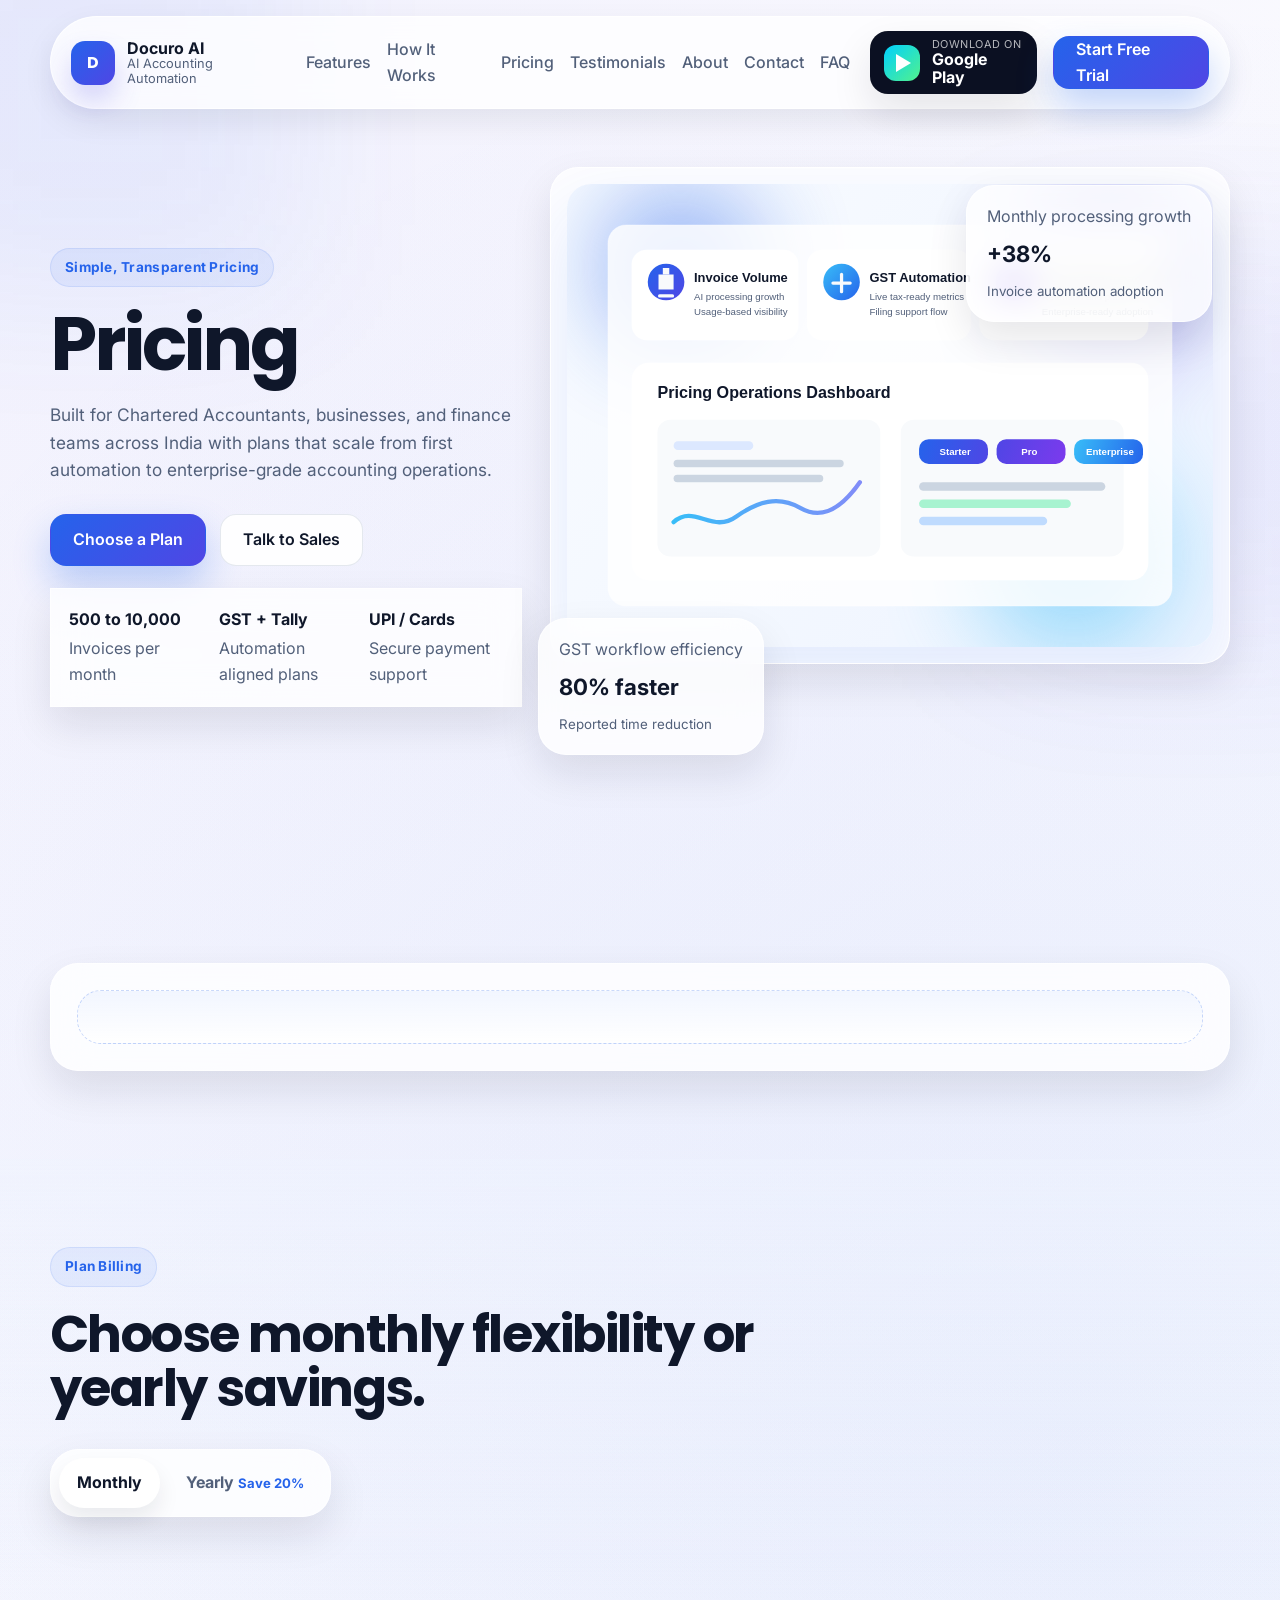
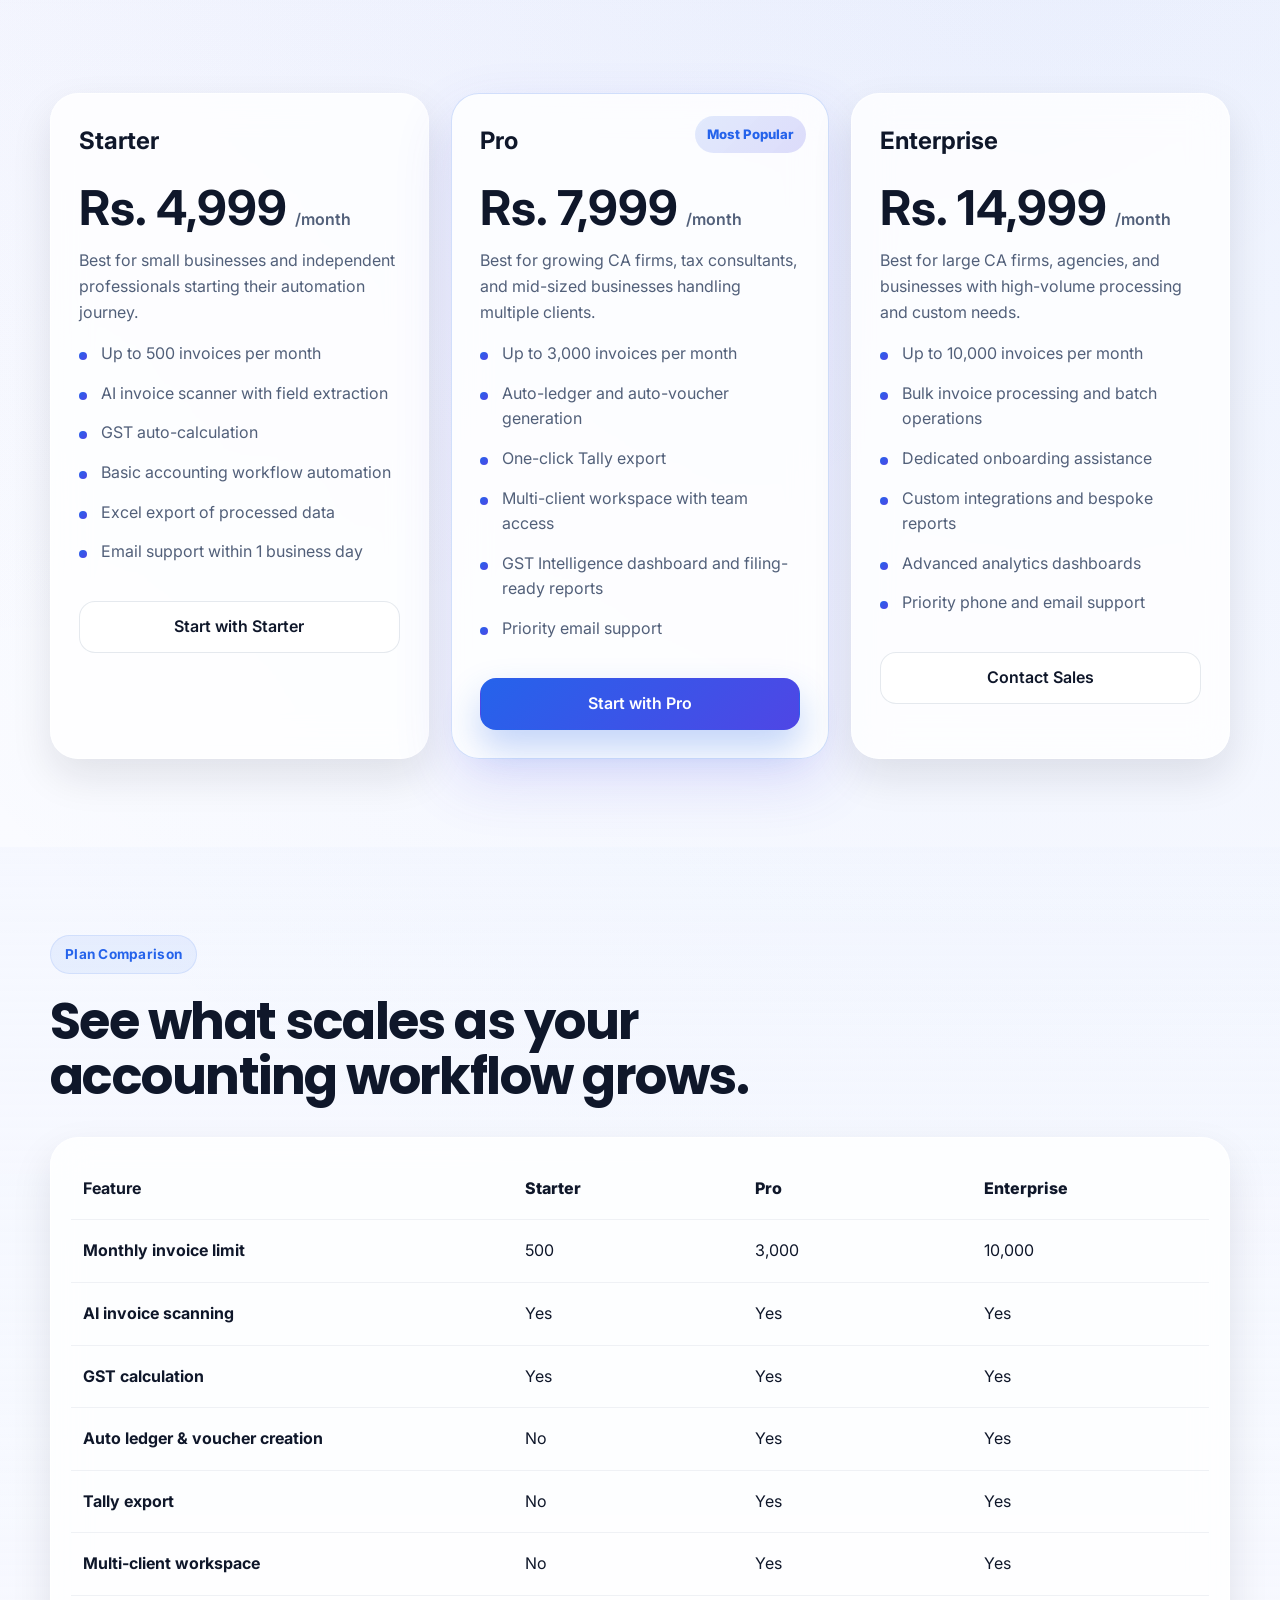
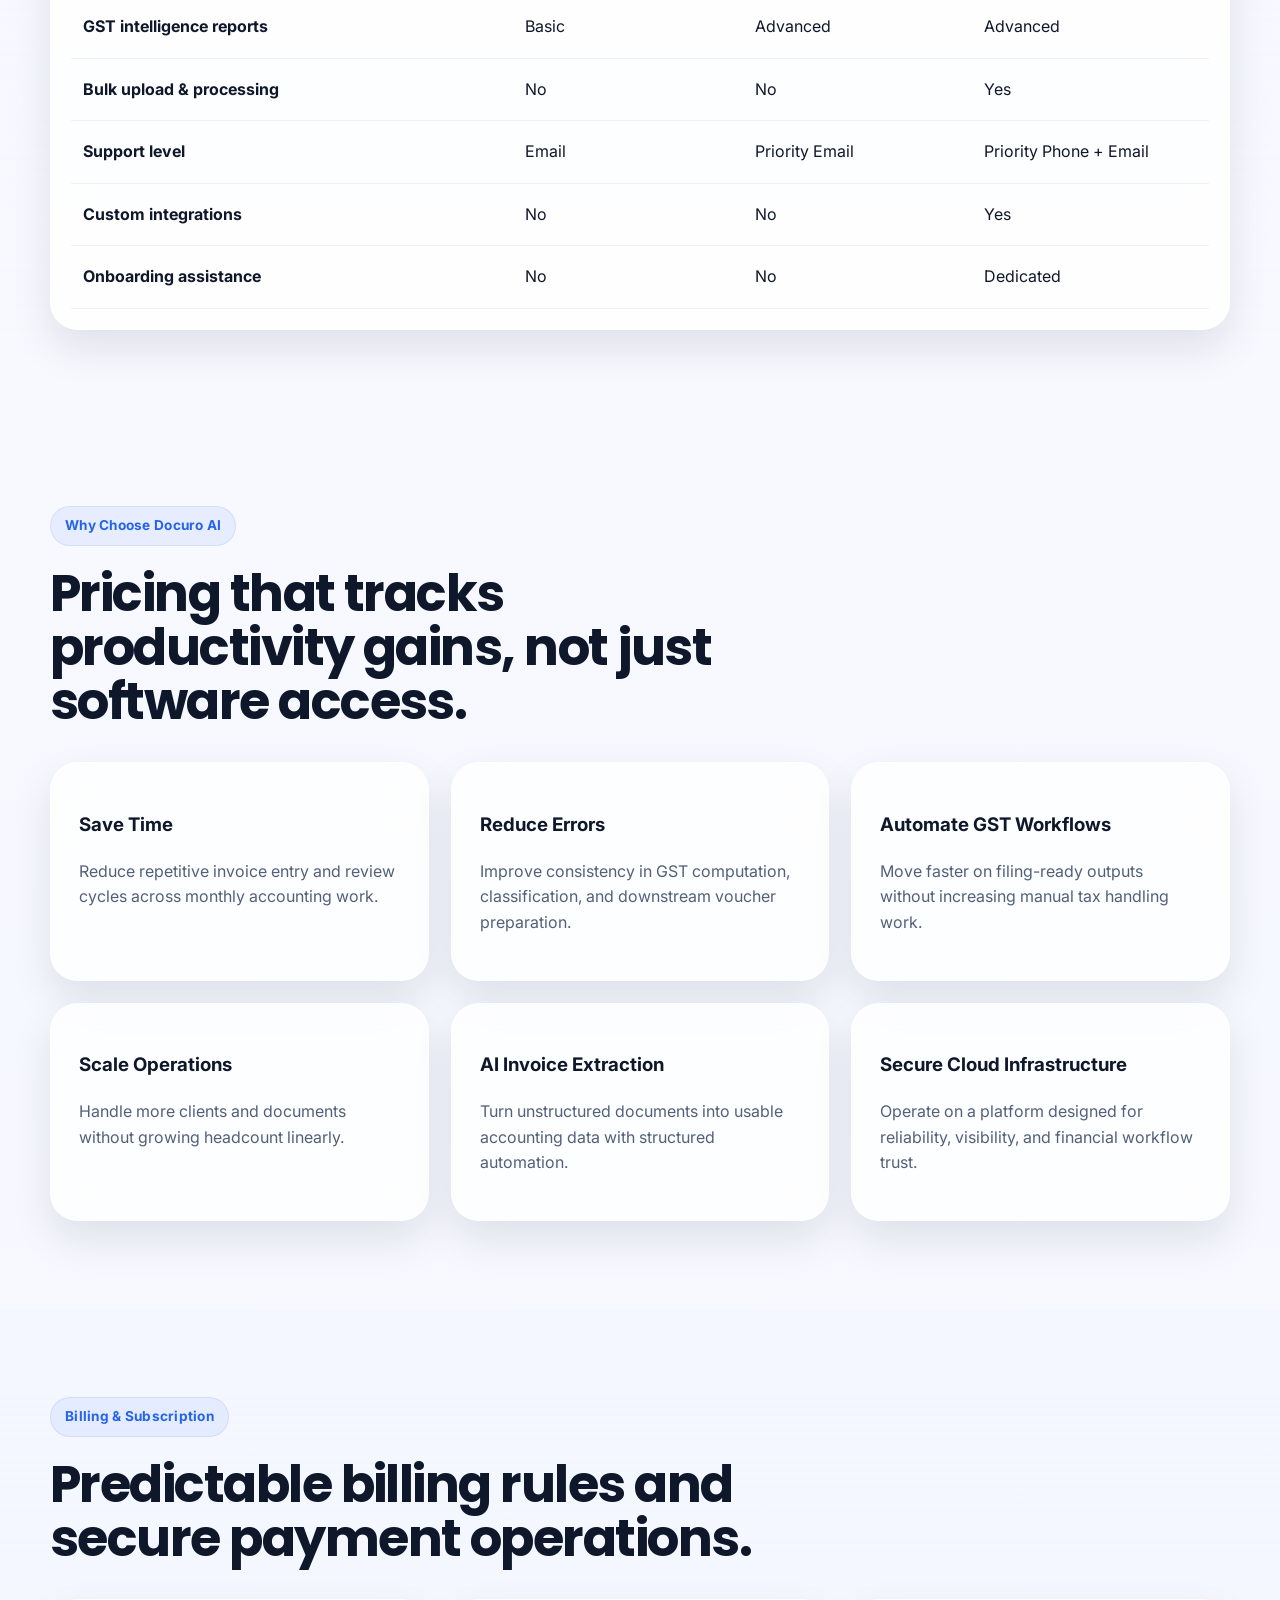
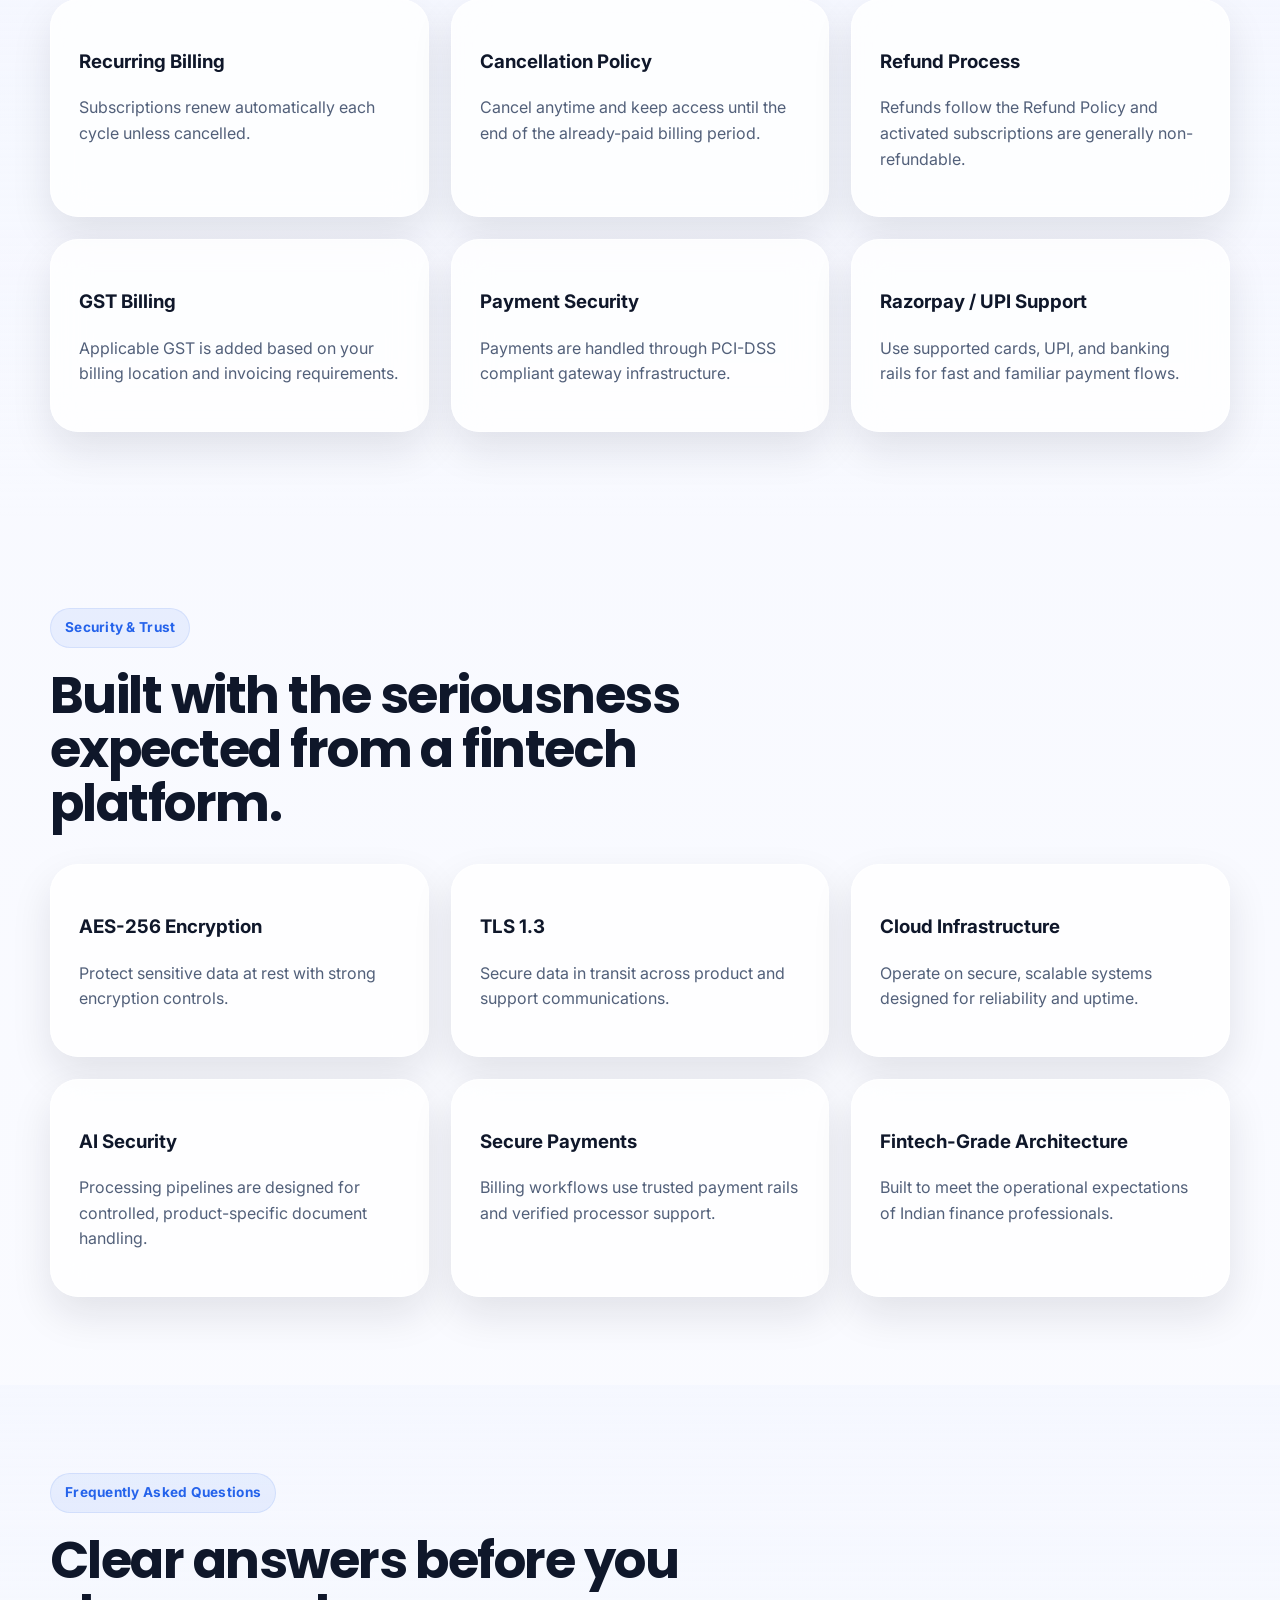
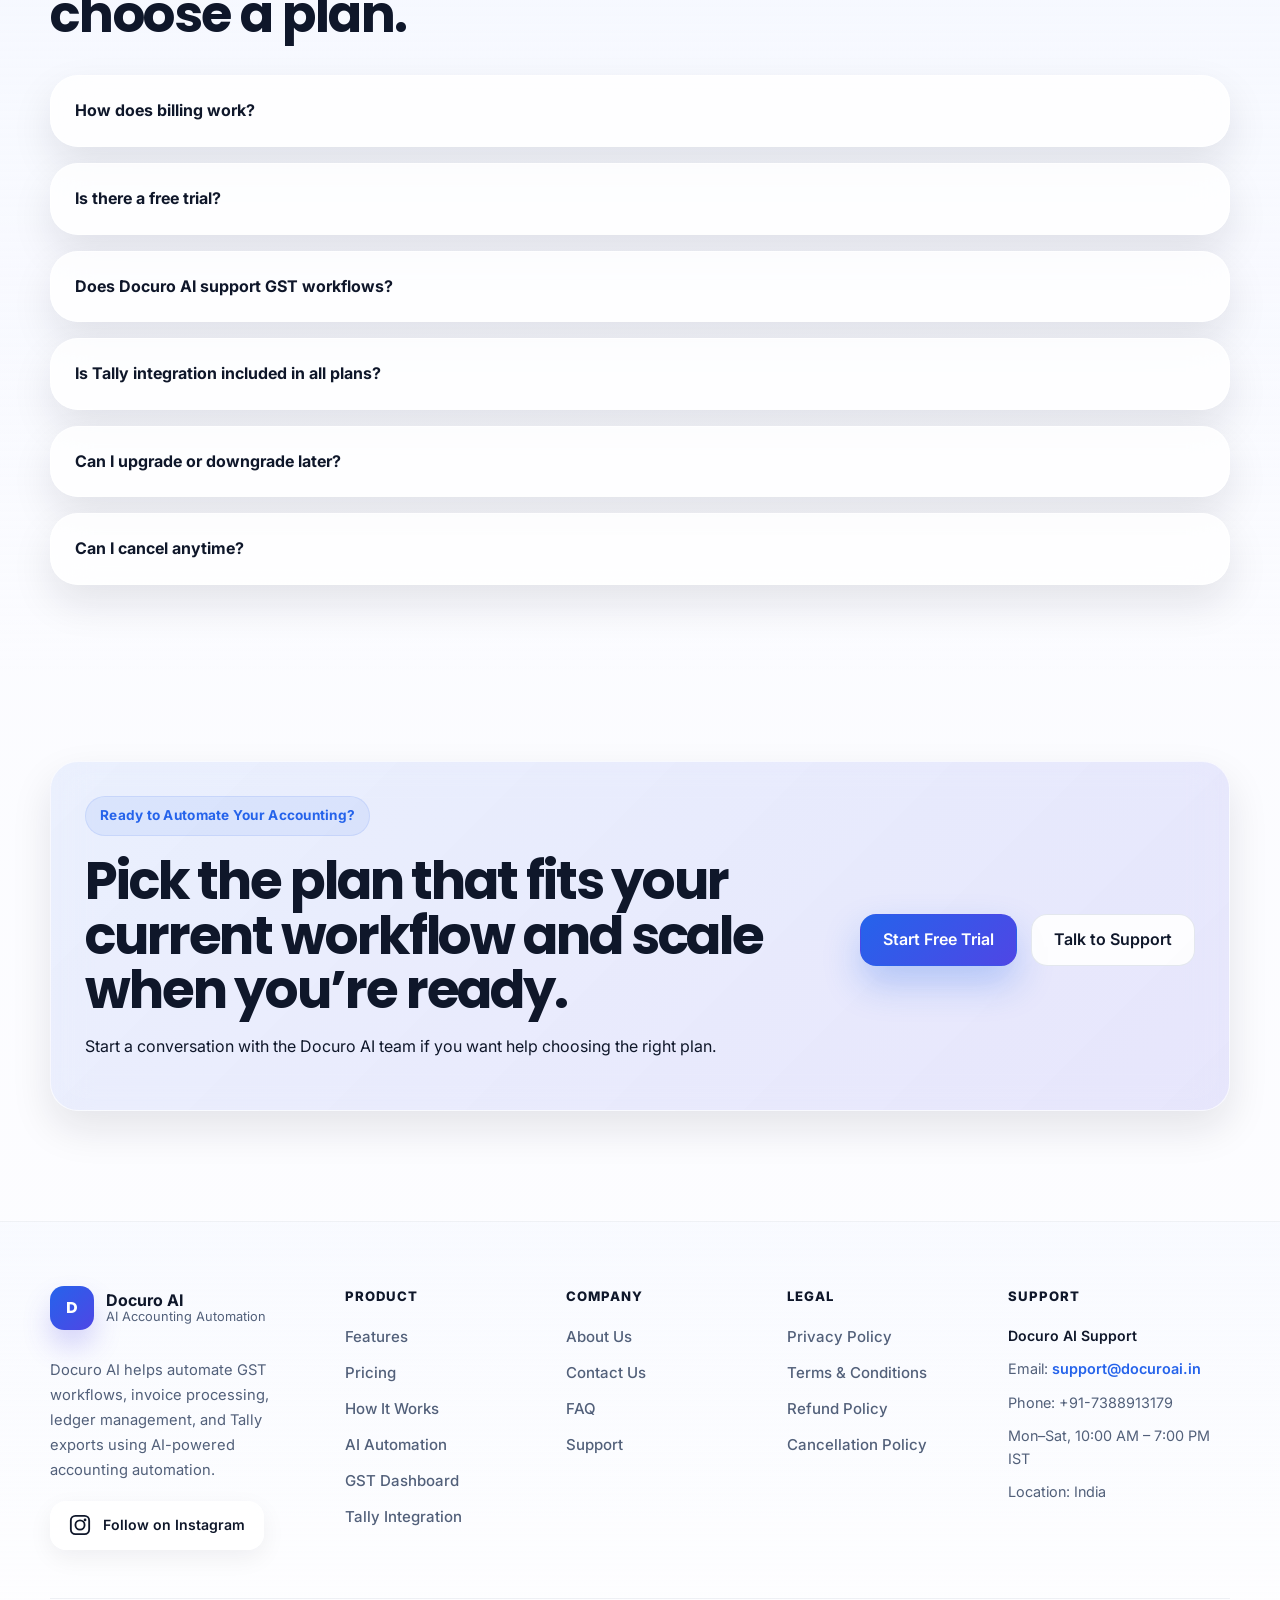
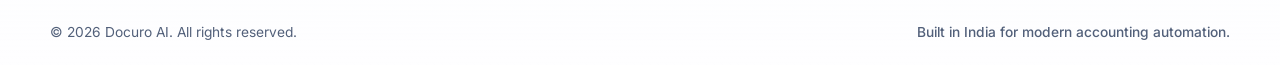
<file: pricing/index.html>
<!DOCTYPE html>
<html lang="en">
  <head>
    <meta charset="UTF-8" />
    <meta name="viewport" content="width=device-width, initial-scale=1.0" />
    <title>Pricing | Docuro AI</title>
    <meta
      name="description"
      content="Simple, transparent pricing for Docuro AI accounting automation with Starter, Pro, and Enterprise plans for Indian businesses and CA firms."
    />
    <meta
      name="keywords"
      content="Docuro AI pricing, AI accounting pricing India, GST automation plans, Tally automation subscription, fintech SaaS pricing"
    />
    <meta property="og:title" content="Pricing | Docuro AI" />
    <meta
      property="og:description"
      content="Explore pricing for Docuro AI and choose the plan that fits your invoice volume, GST workflow, and accounting automation needs."
    />
    <meta property="og:type" content="website" />
    <meta property="og:url" content="https://docuro.ai/pricing/" />
    <meta property="og:image" content="../assets/illustrations/pricing-fintech.svg" />
    <meta name="twitter:card" content="summary_large_image" />
    <link rel="canonical" href="https://docuro.ai/pricing/" />
    <link rel="preconnect" href="https://fonts.googleapis.com" />
    <link rel="preconnect" href="https://fonts.gstatic.com" crossorigin />
    <link
      href="https://fonts.googleapis.com/css2?family=Inter:wght@400;500;600;700;800&family=Poppins:wght@600;700;800&display=swap"
      rel="stylesheet"
    />
    <link rel="stylesheet" href="../styles.css" />
    <link rel="stylesheet" href="../pricing-page.css" />
  </head>
  <body class="pricing-page">
    <div class="page-glow page-glow-left" aria-hidden="true"></div>
    <div class="page-glow page-glow-right" aria-hidden="true"></div>

    <header class="site-header" id="top">
      <nav class="navbar container">
        <a class="brand" href="../index.html" aria-label="Docuro AI home">
          <span class="brand-mark">D</span>
          <span class="brand-copy">
            <strong>Docuro AI</strong>
            <span>AI Accounting Automation</span>
          </span>
        </a>

        <div class="nav-links">
          <a href="../index.html#features">Features</a>
          <a href="../index.html#how-it-works">How It Works</a>
          <a href="./">Pricing</a>
          <a href="../index.html#testimonials">Testimonials</a>
          <a href="../about/">About</a>
          <a href="../contact/">Contact</a>
          <a href="../faq/">FAQ</a>
        </div>

        <div class="nav-actions">
          <a class="play-store-badge compact" href="../index.html#download" aria-label="Download on Google Play">
            <span class="play-icon" aria-hidden="true">
              <span class="play-triangle"></span>
            </span>
            <span class="play-text">
              <small>Download on</small>
              <strong>Google Play</strong>
            </span>
          </a>
          <a class="button button-primary nav-cta" href="#pricing-cards">Start Free Trial</a>
        </div>

        <button class="menu-toggle" type="button" aria-expanded="false" aria-label="Open menu">
          <span></span>
          <span></span>
          <span></span>
        </button>
      </nav>
    </header>

    <main>
      <section class="hero section pricing-hero">
        <div class="container pricing-hero-grid">
          <div class="pricing-hero-copy" data-reveal="left">
            <span class="eyebrow">Simple, Transparent Pricing</span>
            <h1>Pricing</h1>
            <p class="hero-subtitle">
              Built for Chartered Accountants, businesses, and finance teams across India with plans
              that scale from first automation to enterprise-grade accounting operations.
            </p>
            <div class="hero-actions">
              <a class="button button-primary" href="#pricing-cards">Choose a Plan</a>
              <a class="button button-secondary" href="../contact/">Talk to Sales</a>
            </div>
            <div class="pricing-strip glass-card">
              <div>
                <strong>500 to 10,000</strong>
                <span>Invoices per month</span>
              </div>
              <div>
                <strong>GST + Tally</strong>
                <span>Automation aligned plans</span>
              </div>
              <div>
                <strong>UPI / Cards</strong>
                <span>Secure payment support</span>
              </div>
            </div>
          </div>

          <div class="pricing-hero-visual" data-reveal="right">
            <div class="pricing-float-card glass-card pricing-float-top">
              <span>Monthly processing growth</span>
              <strong>+38%</strong>
              <small>Invoice automation adoption</small>
            </div>
            <div class="pricing-float-card glass-card pricing-float-side">
              <span>GST workflow efficiency</span>
              <strong>80% faster</strong>
              <small>Reported time reduction</small>
            </div>
            <div class="pricing-dashboard glass-card">
              <img
                src="../assets/illustrations/pricing-fintech.svg"
                alt="Docuro AI pricing and subscription dashboard visual"
                width="1200"
                height="860"
              />
            </div>
          </div>
        </div>
      </section>

      <section class="section" id="pricing-content">
        <div class="container">
          <div class="pricing-content-card glass-card" data-reveal="up">
            <pre class="pricing-placeholder"></pre>
          </div>
        </div>
      </section>

      <section class="section section-tinted" id="pricing-toggle">
        <div class="container">
          <div class="section-heading" data-reveal="up">
            <span class="eyebrow">Plan Billing</span>
            <h2>Choose monthly flexibility or yearly savings.</h2>
          </div>

          <div class="pricing-toggle-shell glass-card" data-reveal="up">
            <button class="pricing-toggle-option is-active" type="button" data-billing="monthly">Monthly</button>
            <button class="pricing-toggle-option" type="button" data-billing="yearly">
              Yearly
              <span>Save 20%</span>
            </button>
          </div>
        </div>
      </section>

      <section class="section" id="pricing-cards">
        <div class="container">
          <div class="pricing-page-grid">
            <article class="pricing-plan-card glass-card" data-reveal="up">
              <h3>Starter</h3>
              <div class="pricing-plan-price">
                <strong data-monthly="Rs. 4,999" data-yearly="Rs. 3,999">Rs. 4,999</strong>
                <span>/month</span>
              </div>
              <p>Best for small businesses and independent professionals starting their automation journey.</p>
              <ul class="pricing-plan-list">
                <li>Up to 500 invoices per month</li>
                <li>AI invoice scanner with field extraction</li>
                <li>GST auto-calculation</li>
                <li>Basic accounting workflow automation</li>
                <li>Excel export of processed data</li>
                <li>Email support within 1 business day</li>
              </ul>
              <a class="button button-secondary" href="../contact/">Start with Starter</a>
            </article>

            <article class="pricing-plan-card pricing-plan-featured glass-card" data-reveal="up">
              <span class="pricing-page-badge">Most Popular</span>
              <h3>Pro</h3>
              <div class="pricing-plan-price">
                <strong data-monthly="Rs. 7,999" data-yearly="Rs. 6,399">Rs. 7,999</strong>
                <span>/month</span>
              </div>
              <p>Best for growing CA firms, tax consultants, and mid-sized businesses handling multiple clients.</p>
              <ul class="pricing-plan-list">
                <li>Up to 3,000 invoices per month</li>
                <li>Auto-ledger and auto-voucher generation</li>
                <li>One-click Tally export</li>
                <li>Multi-client workspace with team access</li>
                <li>GST Intelligence dashboard and filing-ready reports</li>
                <li>Priority email support</li>
              </ul>
              <a class="button button-primary" href="../contact/">Start with Pro</a>
            </article>

            <article class="pricing-plan-card glass-card" data-reveal="up">
              <h3>Enterprise</h3>
              <div class="pricing-plan-price">
                <strong data-monthly="Rs. 14,999" data-yearly="Rs. 11,999">Rs. 14,999</strong>
                <span>/month</span>
              </div>
              <p>Best for large CA firms, agencies, and businesses with high-volume processing and custom needs.</p>
              <ul class="pricing-plan-list">
                <li>Up to 10,000 invoices per month</li>
                <li>Bulk invoice processing and batch operations</li>
                <li>Dedicated onboarding assistance</li>
                <li>Custom integrations and bespoke reports</li>
                <li>Advanced analytics dashboards</li>
                <li>Priority phone and email support</li>
              </ul>
              <a class="button button-secondary" href="../contact/">Contact Sales</a>
            </article>
          </div>
        </div>
      </section>

      <section class="section section-tinted" id="comparison">
        <div class="container">
          <div class="section-heading" data-reveal="up">
            <span class="eyebrow">Plan Comparison</span>
            <h2>See what scales as your accounting workflow grows.</h2>
          </div>

          <div class="comparison-table-shell glass-card" data-reveal="up">
            <div class="comparison-table">
              <div class="comparison-row comparison-head">
                <div>Feature</div>
                <div>Starter</div>
                <div>Pro</div>
                <div>Enterprise</div>
              </div>
              <div class="comparison-row"><div>Monthly invoice limit</div><div>500</div><div>3,000</div><div>10,000</div></div>
              <div class="comparison-row"><div>AI invoice scanning</div><div>Yes</div><div>Yes</div><div>Yes</div></div>
              <div class="comparison-row"><div>GST calculation</div><div>Yes</div><div>Yes</div><div>Yes</div></div>
              <div class="comparison-row"><div>Auto ledger &amp; voucher creation</div><div>No</div><div>Yes</div><div>Yes</div></div>
              <div class="comparison-row"><div>Tally export</div><div>No</div><div>Yes</div><div>Yes</div></div>
              <div class="comparison-row"><div>Multi-client workspace</div><div>No</div><div>Yes</div><div>Yes</div></div>
              <div class="comparison-row"><div>GST intelligence reports</div><div>Basic</div><div>Advanced</div><div>Advanced</div></div>
              <div class="comparison-row"><div>Bulk upload &amp; processing</div><div>No</div><div>No</div><div>Yes</div></div>
              <div class="comparison-row"><div>Support level</div><div>Email</div><div>Priority Email</div><div>Priority Phone + Email</div></div>
              <div class="comparison-row"><div>Custom integrations</div><div>No</div><div>No</div><div>Yes</div></div>
              <div class="comparison-row"><div>Onboarding assistance</div><div>No</div><div>No</div><div>Dedicated</div></div>
            </div>
          </div>

          <div class="comparison-mobile-cards">
            <article class="comparison-mobile-card glass-card" data-reveal="up">
              <h3>Starter</h3>
              <p>500 invoices, AI scanning, GST calculation, basic workflow automation, email support.</p>
            </article>
            <article class="comparison-mobile-card glass-card" data-reveal="up">
              <h3>Pro</h3>
              <p>3,000 invoices, Tally export, advanced automation, multi-client workspace, GST intelligence reports.</p>
            </article>
            <article class="comparison-mobile-card glass-card" data-reveal="up">
              <h3>Enterprise</h3>
              <p>10,000 invoices, bulk processing, custom integrations, advanced analytics, SLA-backed support.</p>
            </article>
          </div>
        </div>
      </section>

      <section class="section" id="why-docuro">
        <div class="container">
          <div class="section-heading" data-reveal="up">
            <span class="eyebrow">Why Choose Docuro AI</span>
            <h2>Pricing that tracks productivity gains, not just software access.</h2>
          </div>

          <div class="benefit-grid">
            <article class="benefit-card glass-card" data-reveal="up"><h3>Save Time</h3><p>Reduce repetitive invoice entry and review cycles across monthly accounting work.</p></article>
            <article class="benefit-card glass-card" data-reveal="up"><h3>Reduce Errors</h3><p>Improve consistency in GST computation, classification, and downstream voucher preparation.</p></article>
            <article class="benefit-card glass-card" data-reveal="up"><h3>Automate GST Workflows</h3><p>Move faster on filing-ready outputs without increasing manual tax handling work.</p></article>
            <article class="benefit-card glass-card" data-reveal="up"><h3>Scale Operations</h3><p>Handle more clients and documents without growing headcount linearly.</p></article>
            <article class="benefit-card glass-card" data-reveal="up"><h3>AI Invoice Extraction</h3><p>Turn unstructured documents into usable accounting data with structured automation.</p></article>
            <article class="benefit-card glass-card" data-reveal="up"><h3>Secure Cloud Infrastructure</h3><p>Operate on a platform designed for reliability, visibility, and financial workflow trust.</p></article>
          </div>
        </div>
      </section>

      <section class="section section-tinted" id="billing-info">
        <div class="container">
          <div class="section-heading" data-reveal="up">
            <span class="eyebrow">Billing &amp; Subscription</span>
            <h2>Predictable billing rules and secure payment operations.</h2>
          </div>

          <div class="billing-grid">
            <article class="billing-card glass-card" data-reveal="up"><h3>Recurring Billing</h3><p>Subscriptions renew automatically each cycle unless cancelled.</p></article>
            <article class="billing-card glass-card" data-reveal="up"><h3>Cancellation Policy</h3><p>Cancel anytime and keep access until the end of the already-paid billing period.</p></article>
            <article class="billing-card glass-card" data-reveal="up"><h3>Refund Process</h3><p>Refunds follow the Refund Policy and activated subscriptions are generally non-refundable.</p></article>
            <article class="billing-card glass-card" data-reveal="up"><h3>GST Billing</h3><p>Applicable GST is added based on your billing location and invoicing requirements.</p></article>
            <article class="billing-card glass-card" data-reveal="up"><h3>Payment Security</h3><p>Payments are handled through PCI-DSS compliant gateway infrastructure.</p></article>
            <article class="billing-card glass-card" data-reveal="up"><h3>Razorpay / UPI Support</h3><p>Use supported cards, UPI, and banking rails for fast and familiar payment flows.</p></article>
          </div>
        </div>
      </section>

      <section class="section" id="security-trust">
        <div class="container">
          <div class="section-heading" data-reveal="up">
            <span class="eyebrow">Security &amp; Trust</span>
            <h2>Built with the seriousness expected from a fintech platform.</h2>
          </div>

          <div class="security-grid">
            <article class="security-card glass-card" data-reveal="up"><h3>AES-256 Encryption</h3><p>Protect sensitive data at rest with strong encryption controls.</p></article>
            <article class="security-card glass-card" data-reveal="up"><h3>TLS 1.3</h3><p>Secure data in transit across product and support communications.</p></article>
            <article class="security-card glass-card" data-reveal="up"><h3>Cloud Infrastructure</h3><p>Operate on secure, scalable systems designed for reliability and uptime.</p></article>
            <article class="security-card glass-card" data-reveal="up"><h3>AI Security</h3><p>Processing pipelines are designed for controlled, product-specific document handling.</p></article>
            <article class="security-card glass-card" data-reveal="up"><h3>Secure Payments</h3><p>Billing workflows use trusted payment rails and verified processor support.</p></article>
            <article class="security-card glass-card" data-reveal="up"><h3>Fintech-Grade Architecture</h3><p>Built to meet the operational expectations of Indian finance professionals.</p></article>
          </div>
        </div>
      </section>

      <section class="section section-tinted" id="faq">
        <div class="container">
          <div class="section-heading" data-reveal="up">
            <span class="eyebrow">Frequently Asked Questions</span>
            <h2>Clear answers before you choose a plan.</h2>
          </div>

          <div class="faq-list">
            <details class="faq-item glass-card" data-reveal="up">
              <summary>How does billing work?</summary>
              <p>You are billed monthly on your subscription date, and invoices can be managed from your account dashboard.</p>
            </details>
            <details class="faq-item glass-card" data-reveal="up">
              <summary>Is there a free trial?</summary>
              <p>New firms can begin with a limited Pro trial experience before committing to a paid plan.</p>
            </details>
            <details class="faq-item glass-card" data-reveal="up">
              <summary>Does Docuro AI support GST workflows?</summary>
              <p>Yes, plans are designed around invoice extraction, GST automation, and filing-oriented reporting.</p>
            </details>
            <details class="faq-item glass-card" data-reveal="up">
              <summary>Is Tally integration included in all plans?</summary>
              <p>Tally export is available on Pro and Enterprise plans.</p>
            </details>
            <details class="faq-item glass-card" data-reveal="up">
              <summary>Can I upgrade or downgrade later?</summary>
              <p>Yes, plans can be changed later based on your evolving invoice volume and feature needs.</p>
            </details>
            <details class="faq-item glass-card" data-reveal="up">
              <summary>Can I cancel anytime?</summary>
              <p>Yes. Cancellation stops future billing while preserving access until the current billing period ends.</p>
            </details>
          </div>
        </div>
      </section>

      <section class="section final-cta-section" id="pricing-cta">
        <div class="container">
          <div class="pricing-cta-shell glass-card" data-reveal="up">
            <div>
              <span class="eyebrow">Ready to Automate Your Accounting?</span>
              <h2>Pick the plan that fits your current workflow and scale when you’re ready.</h2>
              <p>Start a conversation with the Docuro AI team if you want help choosing the right plan.</p>
            </div>
            <div class="hero-actions final-actions">
              <a class="button button-primary" href="../contact/">Start Free Trial</a>
              <a class="button button-secondary" href="mailto:support@docuroai.in">Talk to Support</a>
            </div>
          </div>
        </div>
      </section>
    </main>

    <footer class="site-footer">
      <div class="container">
        <div class="footer-main">
          <div class="footer-brand-col">
            <a class="brand footer-brand" href="../index.html">
              <span class="brand-mark">D</span>
              <span class="brand-copy">
                <strong>Docuro AI</strong>
                <span>AI Accounting Automation</span>
              </span>
            </a>
            <p class="footer-description">
              Docuro AI helps automate GST workflows, invoice processing, ledger management, and Tally exports using AI-powered accounting automation.
            </p>
            <a class="footer-instagram" href="https://www.instagram.com/docuro.in?igsh=MW5kYjFpMDVsOWxwZQ==" target="_blank" rel="noopener noreferrer" aria-label="Follow Docuro AI on Instagram">
              <svg viewBox="0 0 24 24" fill="none" stroke="currentColor" stroke-width="2" stroke-linecap="round" stroke-linejoin="round"><rect x="2" y="2" width="20" height="20" rx="5"/><circle cx="12" cy="12" r="5"/><circle cx="17.5" cy="6.5" r="1.5" fill="currentColor" stroke="none"/></svg>
              Follow on Instagram
            </a>
          </div>
          <div>
            <p class="footer-col-title">Product</p>
            <nav class="footer-nav">
              <a href="../index.html#features">Features</a>
              <a href="../pricing/">Pricing</a>
              <a href="../index.html#how-it-works">How It Works</a>
              <a href="../index.html#features">AI Automation</a>
              <a href="../index.html#showcase">GST Dashboard</a>
              <a href="../index.html#showcase">Tally Integration</a>
            </nav>
          </div>
          <div>
            <p class="footer-col-title">Company</p>
            <nav class="footer-nav">
              <a href="../about/">About Us</a>
              <a href="../contact/">Contact Us</a>
              <a href="../faq/">FAQ</a>
              <a href="../contact/">Support</a>
            </nav>
          </div>
          <div>
            <p class="footer-col-title">Legal</p>
            <nav class="footer-nav">
              <a href="../privacy-policy/">Privacy Policy</a>
              <a href="../terms-and-conditions/">Terms &amp; Conditions</a>
              <a href="../refund-policy/">Refund Policy</a>
              <a href="../cancellation-policy/">Cancellation Policy</a>
            </nav>
          </div>
          <div>
            <p class="footer-col-title">Support</p>
            <div class="footer-support-info">
              <span class="footer-support-label">Docuro AI Support</span>
              <span>Email: <a href="mailto:support@docuroai.in">support@docuroai.in</a></span>
              <span>Phone: +91-7388913179</span>
              <span>Mon–Sat, 10:00 AM – 7:00 PM IST</span>
              <span>Location: India</span>
            </div>
          </div>
        </div>
        <div class="footer-bottom">
          <span class="footer-copyright">&copy; 2026 Docuro AI. All rights reserved.</span>
          <span class="footer-bottom-tagline">Built in India for modern accounting automation.</span>
        </div>
      </div>
    </footer>

    <script src="../script.js"></script>
    <script src="../pricing-page.js"></script>
  </body>
</html>
</file>
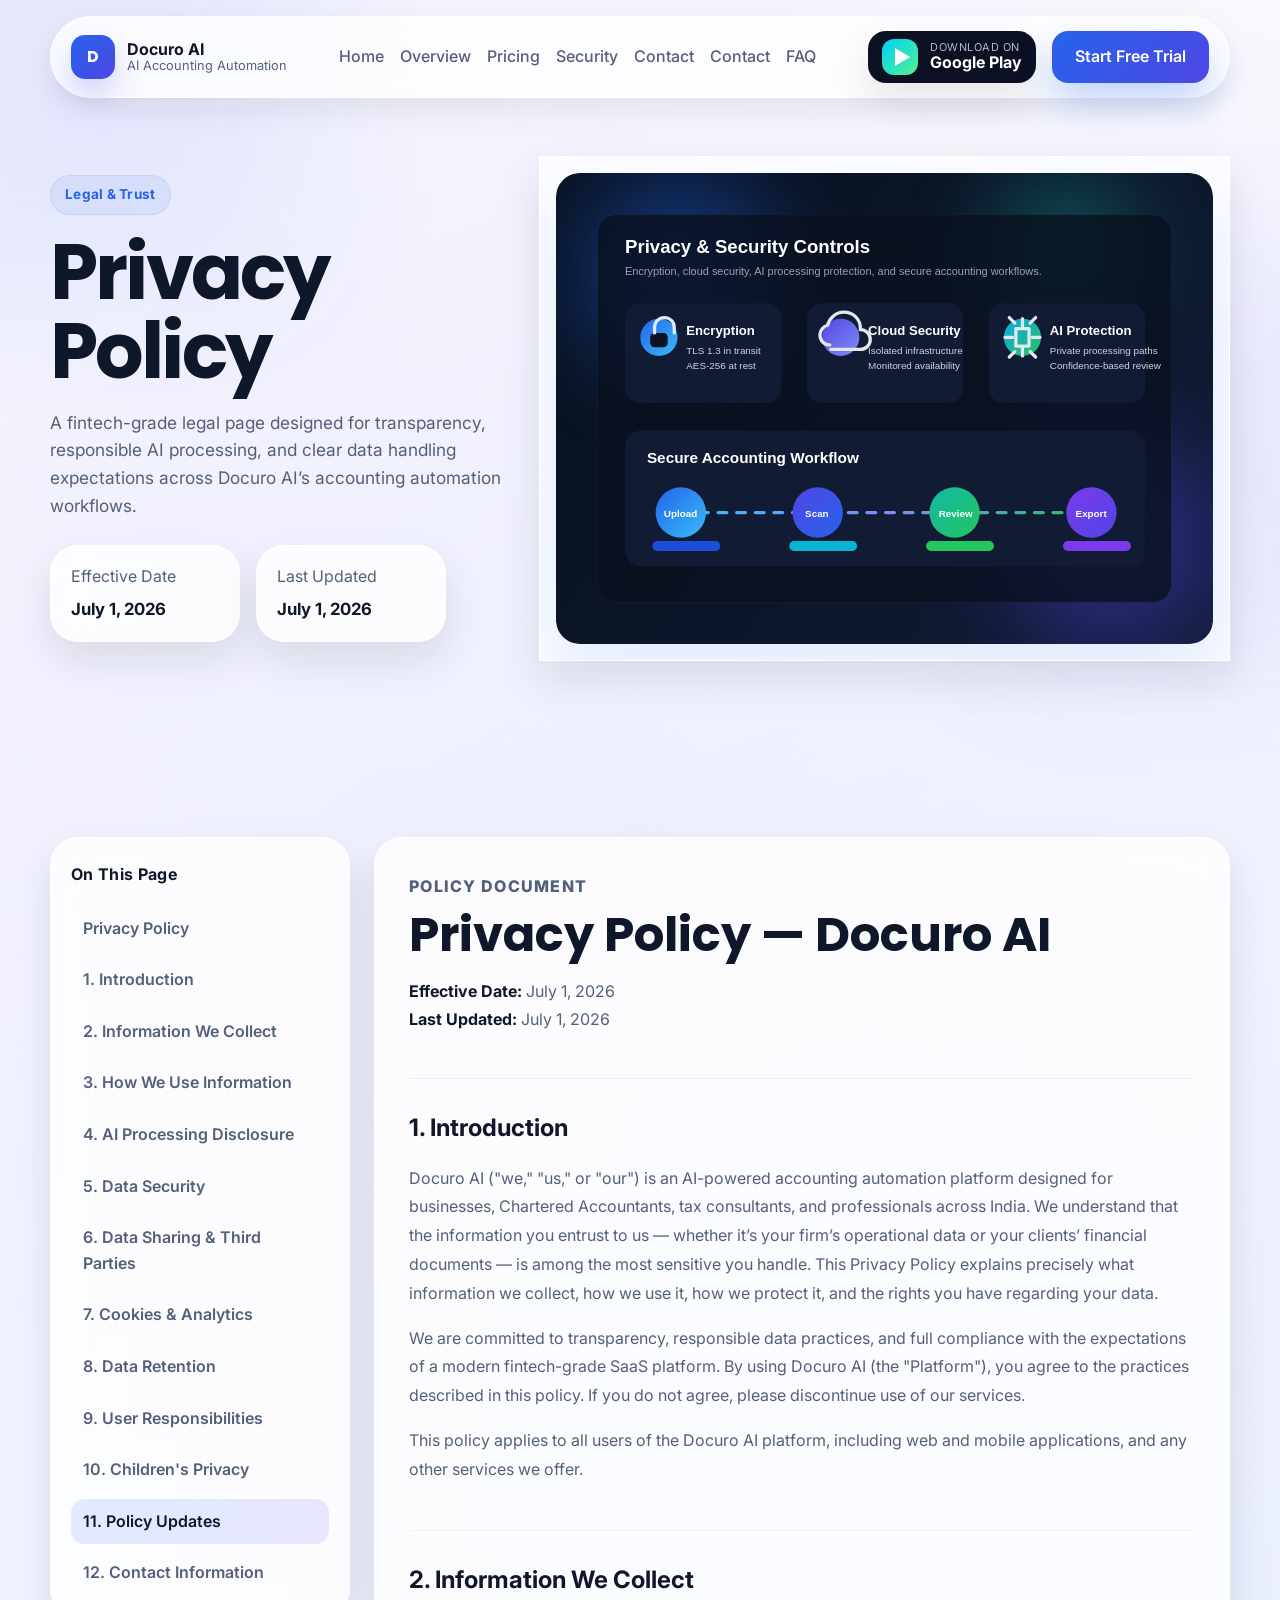
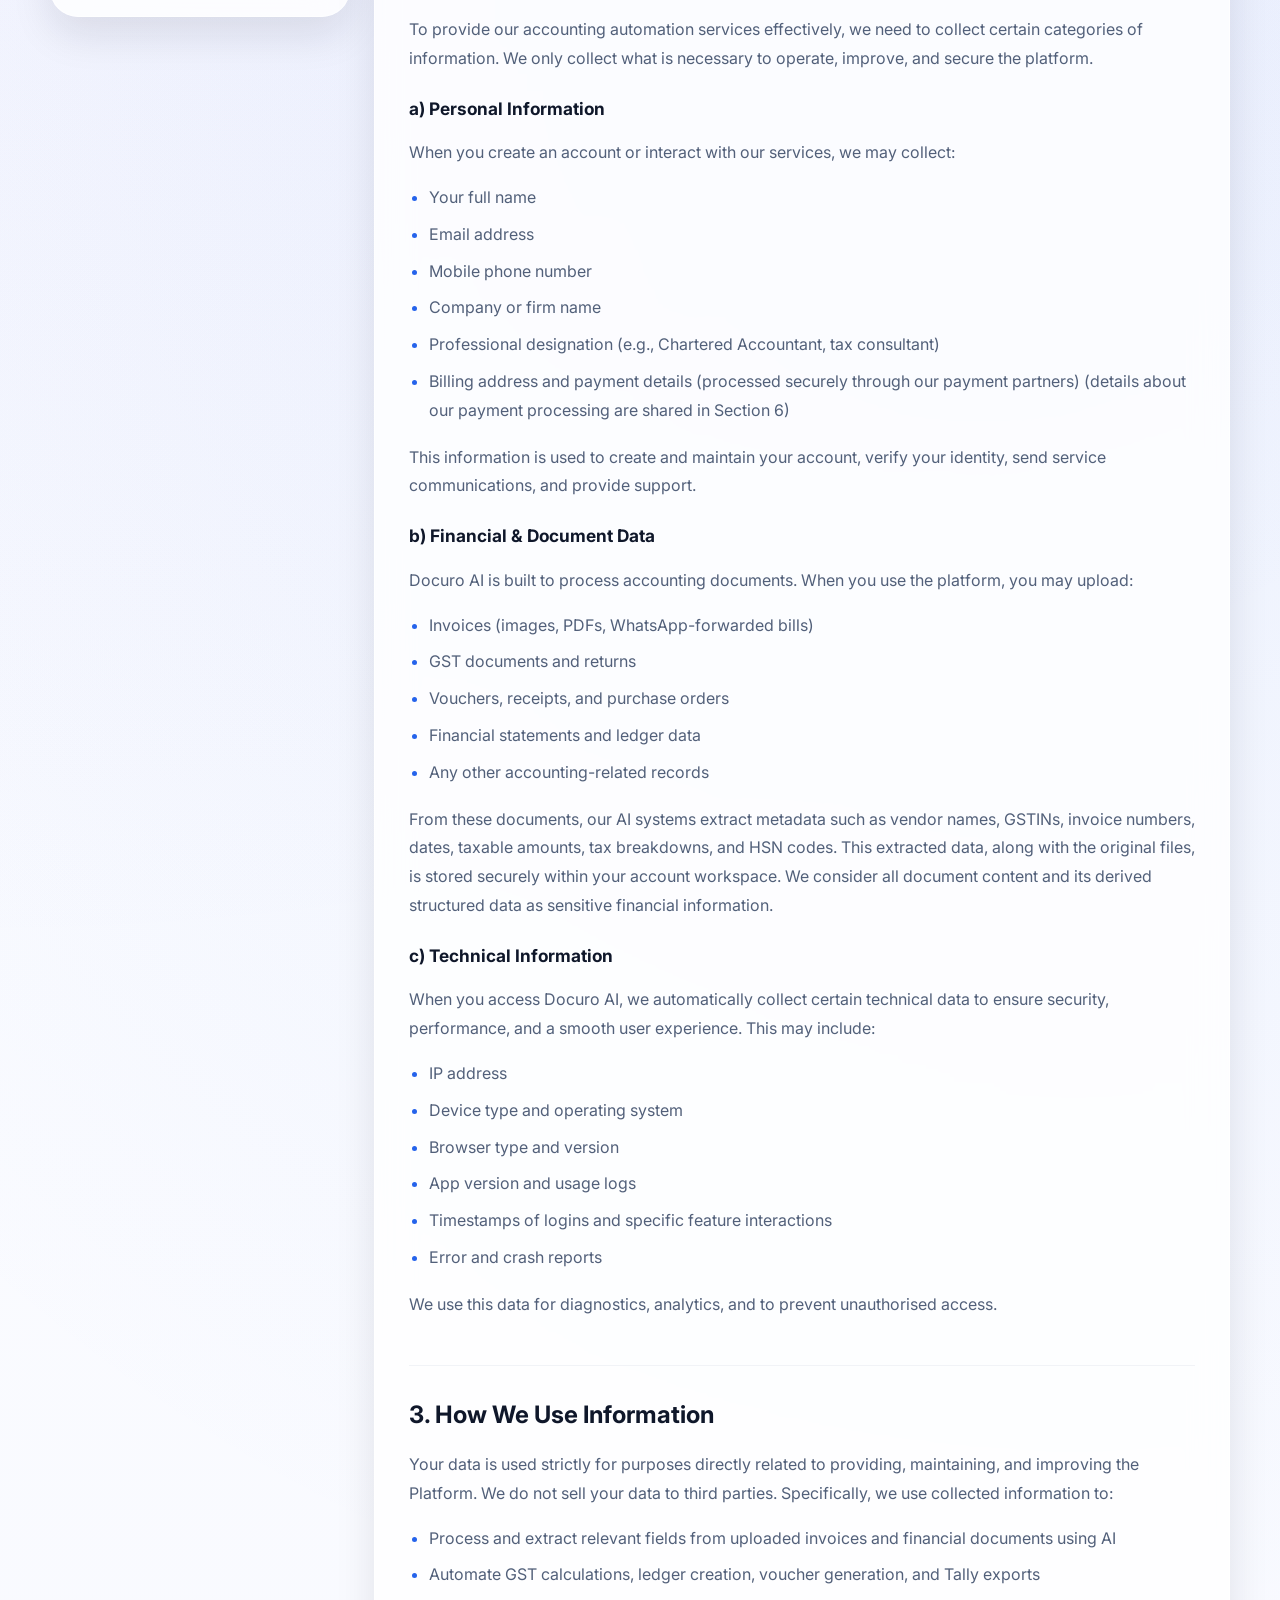
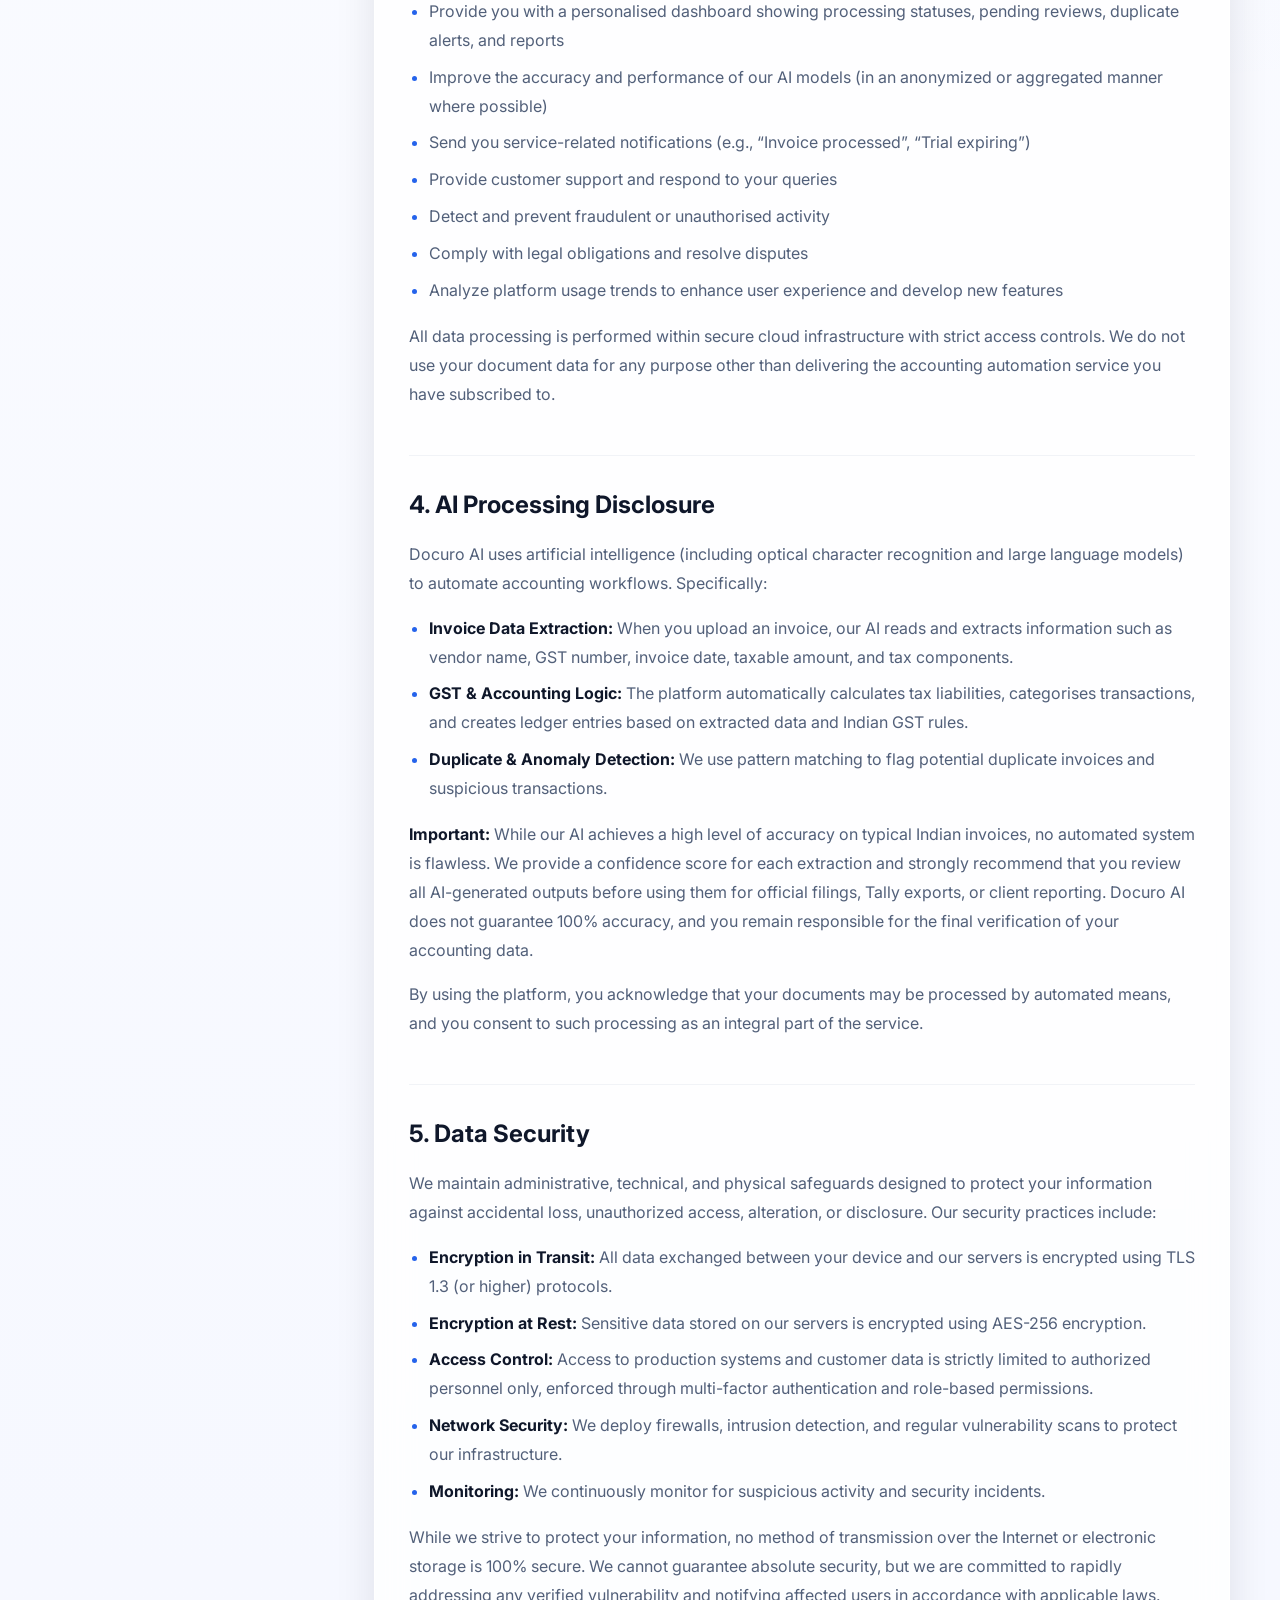
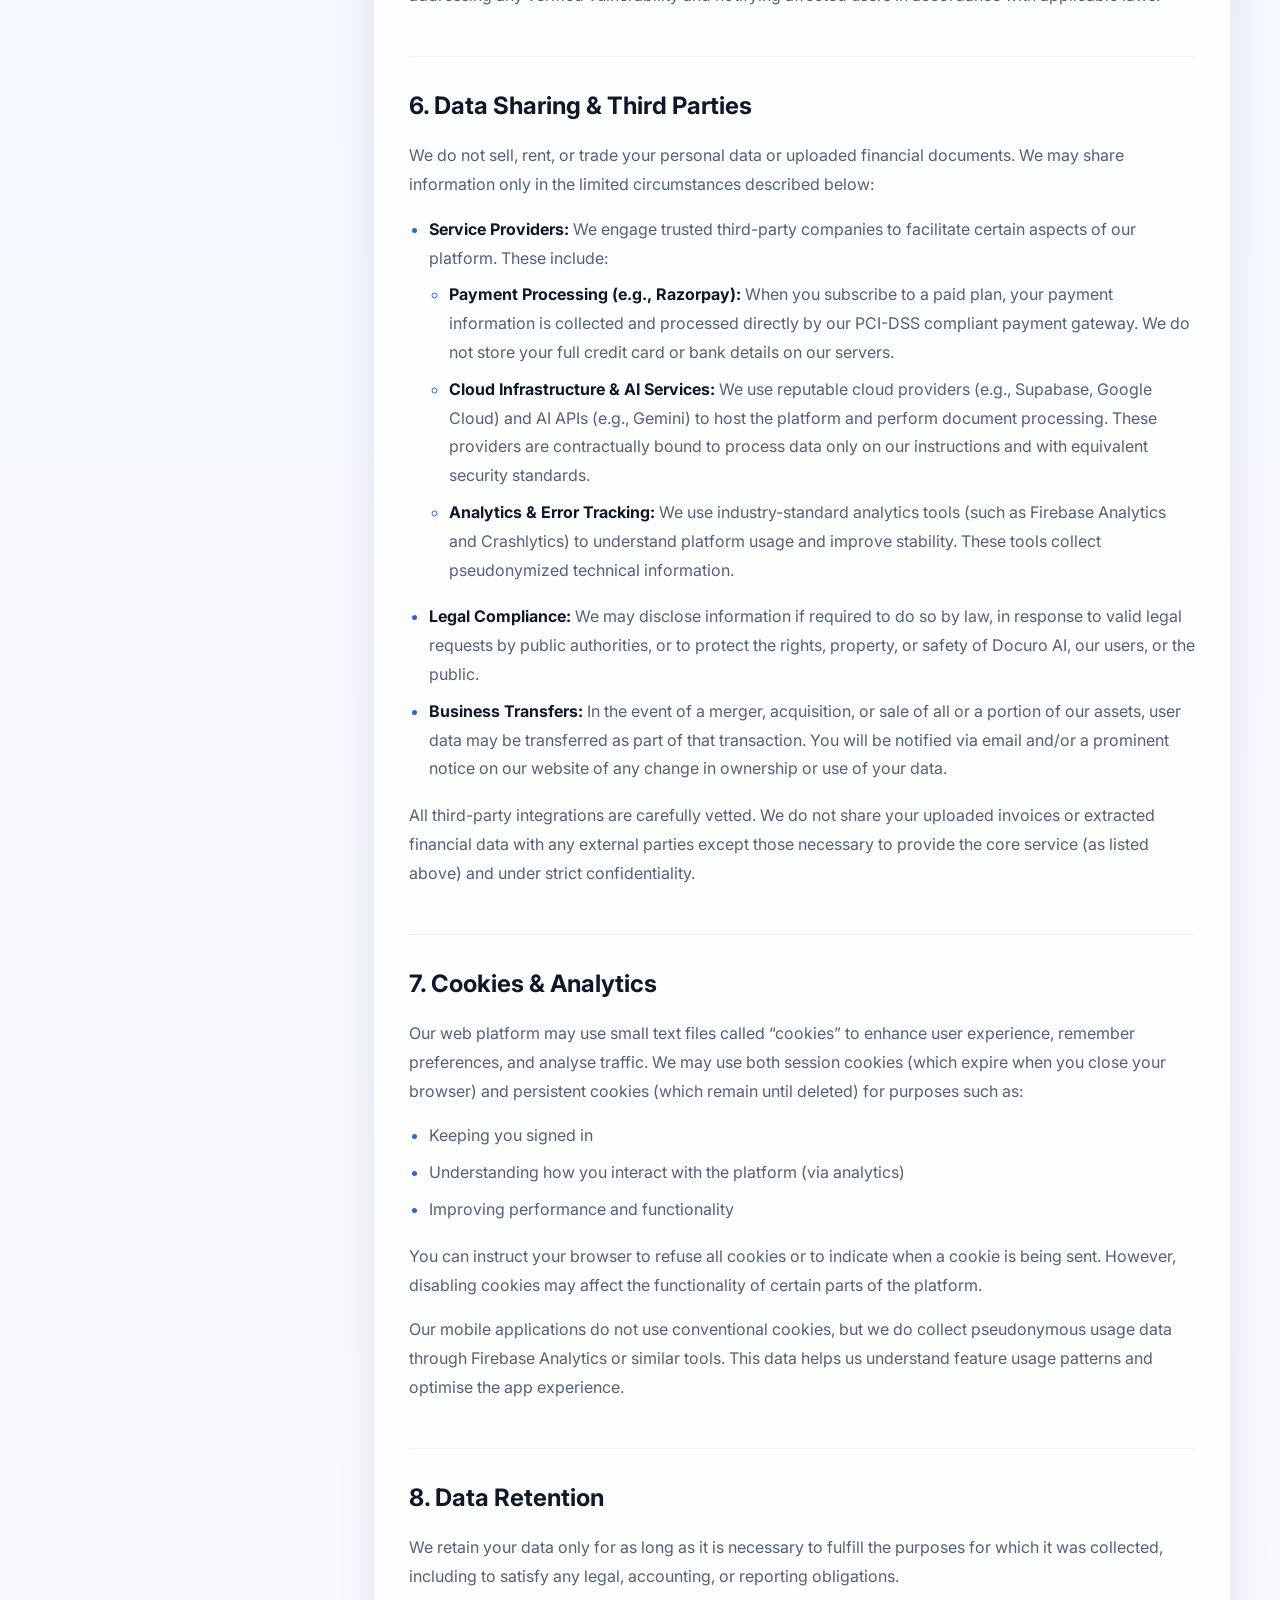
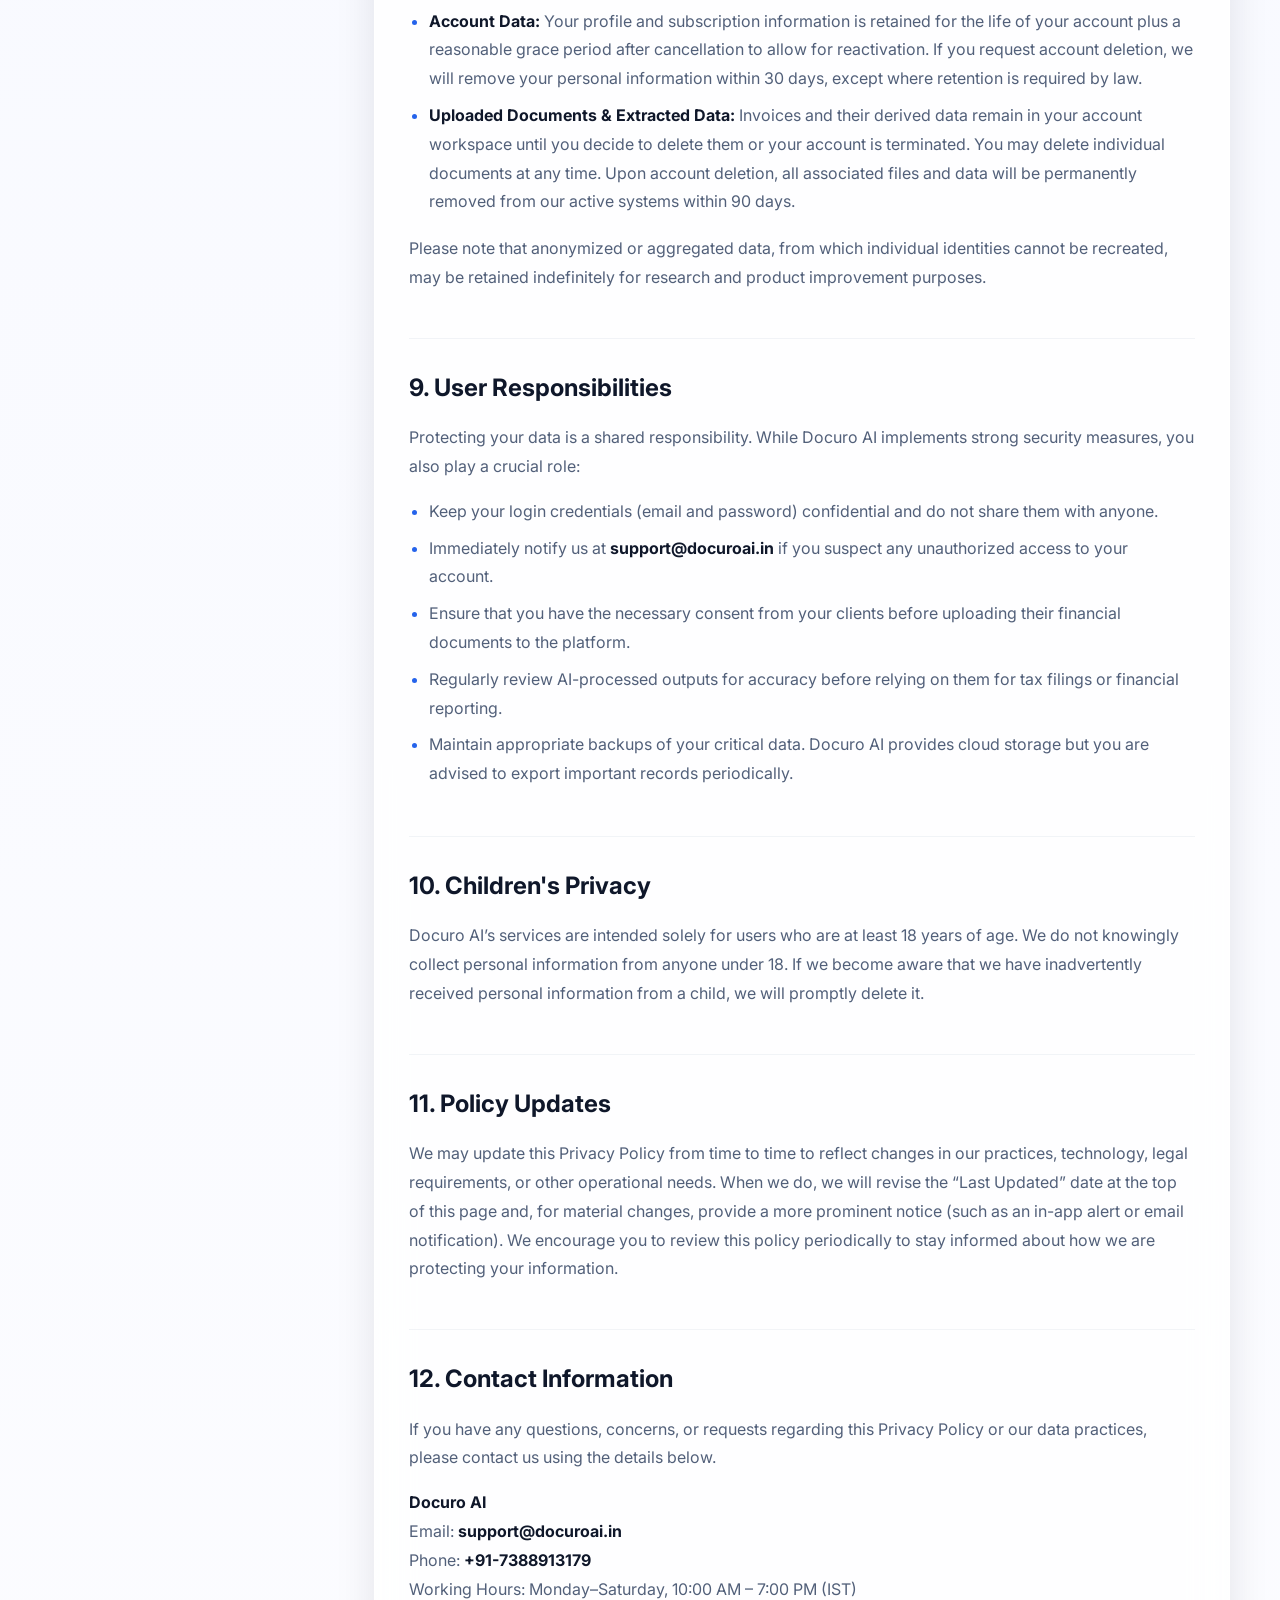
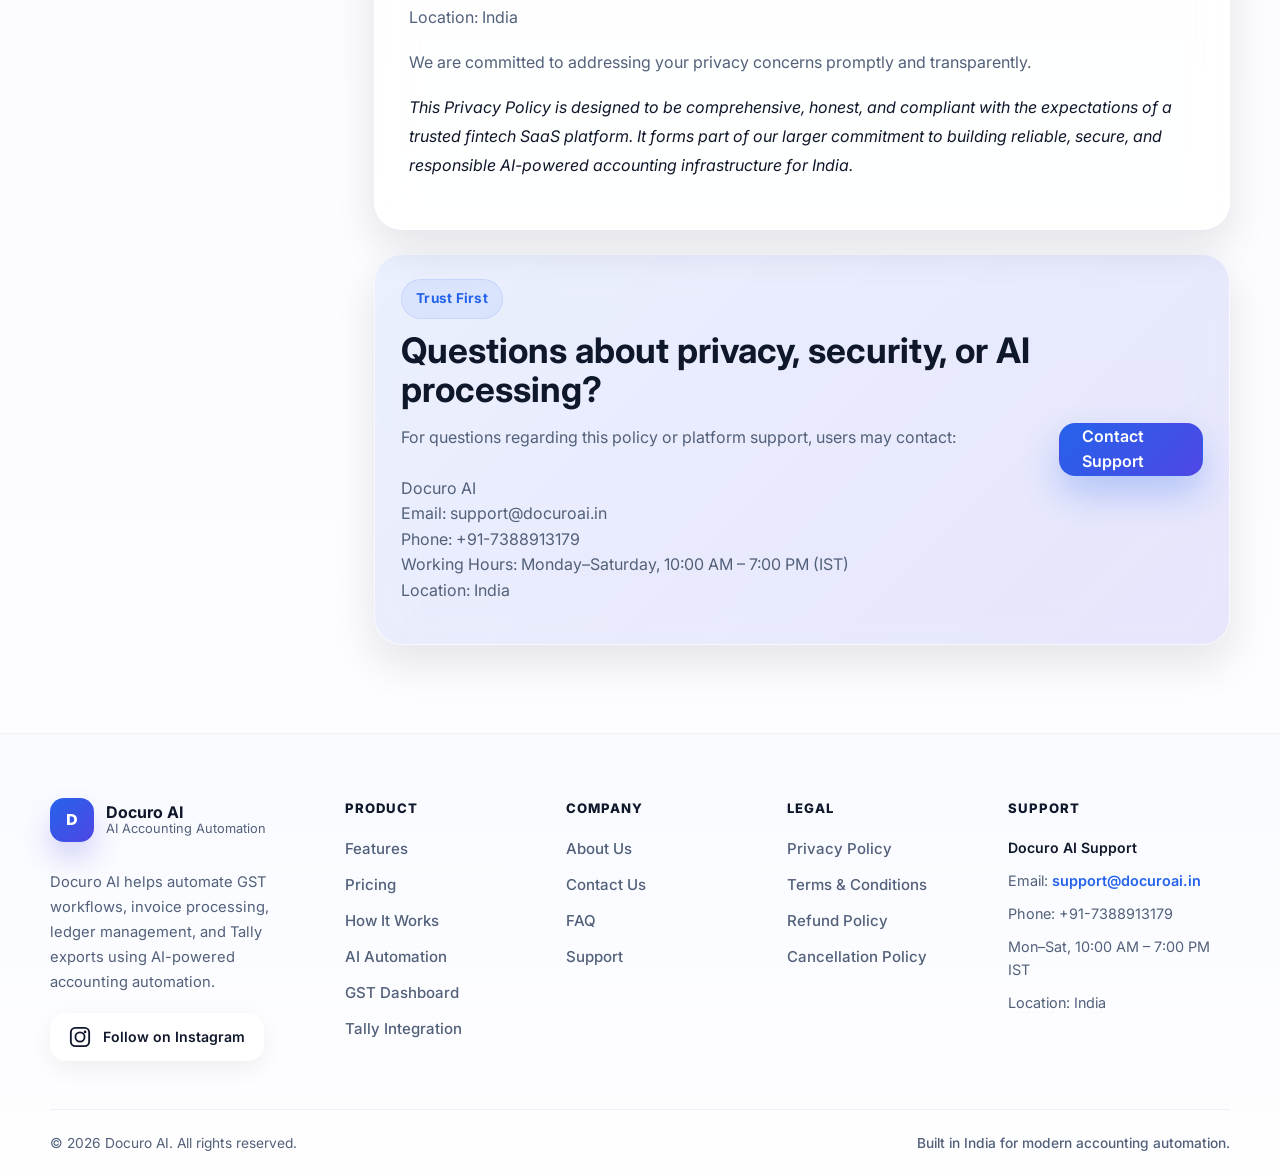
<file: privacy-policy/index.html>
<!DOCTYPE html>
<html lang="en">
  <head>
    <meta charset="UTF-8" />
    <meta name="viewport" content="width=device-width, initial-scale=1.0" />
    <title>Privacy Policy | Docuro AI</title>
    <meta
      name="description"
      content="Read the Privacy Policy for Docuro AI, covering data collection, AI processing, security, retention, cookies, and user rights."
    />
    <meta
      name="keywords"
      content="Docuro AI privacy policy, fintech privacy policy India, AI accounting data policy, GST SaaS privacy, legal page Docuro AI"
    />
    <meta property="og:title" content="Privacy Policy | Docuro AI" />
    <meta
      property="og:description"
      content="Privacy, AI processing, security, and data handling information for the Docuro AI platform."
    />
    <meta property="og:type" content="website" />
    <meta property="og:url" content="https://docuro.ai/privacy-policy/" />
    <meta property="og:image" content="../assets/illustrations/privacy-trust.svg" />
    <meta name="twitter:card" content="summary_large_image" />
    <link rel="canonical" href="https://docuro.ai/privacy-policy/" />
    <link rel="preconnect" href="https://fonts.googleapis.com" />
    <link rel="preconnect" href="https://fonts.gstatic.com" crossorigin />
    <link
      href="https://fonts.googleapis.com/css2?family=Inter:wght@400;500;600;700;800&family=Poppins:wght@600;700;800&display=swap"
      rel="stylesheet"
    />
    <link rel="stylesheet" href="../styles.css" />
    <link rel="stylesheet" href="../privacy-policy.css" />
  </head>
  <body class="legal-page">
    <div class="page-glow page-glow-left" aria-hidden="true"></div>
    <div class="page-glow page-glow-right" aria-hidden="true"></div>

    <header class="site-header" id="top">
      <nav class="navbar container">
        <a class="brand" href="../index.html" aria-label="Docuro AI home">
          <span class="brand-mark">D</span>
          <span class="brand-copy">
            <strong>Docuro AI</strong>
            <span>AI Accounting Automation</span>
          </span>
        </a>

        <div class="nav-links">
          <a href="../index.html">Home</a>
          <a href="#privacy-introduction">Overview</a>
          <a href="../pricing/">Pricing</a>
          <a href="#privacy-data-security">Security</a>
          <a href="#privacy-contact-information">Contact</a>
          <a href="../contact/">Contact</a>
          <a href="../faq/">FAQ</a>
        </div>

        <div class="nav-actions">
          <a class="play-store-badge compact" href="../index.html#download" aria-label="Download on Google Play">
            <span class="play-icon" aria-hidden="true">
              <span class="play-triangle"></span>
            </span>
            <span class="play-text">
              <small>Download on</small>
              <strong>Google Play</strong>
            </span>
          </a>
          <a class="button button-primary nav-cta" href="../index.html#final-cta">Start Free Trial</a>
        </div>

        <button class="menu-toggle" type="button" aria-expanded="false" aria-label="Open menu">
          <span></span>
          <span></span>
          <span></span>
        </button>
      </nav>
    </header>

    <main>
      <section class="hero section legal-hero">
        <div class="container legal-hero-grid">
          <div class="legal-hero-copy" data-reveal="left">
            <span class="eyebrow">Legal &amp; Trust</span>
            <h1>Privacy Policy</h1>
            <p class="hero-subtitle">
              A fintech-grade legal page designed for transparency, responsible AI processing, and
              clear data handling expectations across Docuro AI’s accounting automation workflows.
            </p>
            <div class="legal-meta-row">
              <div class="legal-meta-card glass-card">
                <span>Effective Date</span>
                <strong>July 1, 2026</strong>
              </div>
              <div class="legal-meta-card glass-card">
                <span>Last Updated</span>
                <strong>July 1, 2026</strong>
              </div>
            </div>
          </div>

          <div class="legal-hero-visual glass-card" data-reveal="right">
            <img
              src="../assets/illustrations/privacy-trust.svg"
              alt="Privacy and security illustration for Docuro AI showing encryption, cloud security, AI protection, and secure workflows"
              width="1200"
              height="860"
            />
          </div>
        </div>
      </section>

      <section class="section legal-layout-section">
        <div class="container legal-layout">
          <aside class="legal-sidebar glass-card" data-reveal="left">
            <div class="legal-sidebar-inner">
              <h2>On This Page</h2>
              <nav class="legal-toc" aria-label="Table of contents">
                <a href="#privacy-top" class="is-active">Privacy Policy</a>
                <a href="#privacy-introduction">1. Introduction</a>
                <a href="#privacy-information-we-collect">2. Information We Collect</a>
                <a href="#privacy-how-we-use-information">3. How We Use Information</a>
                <a href="#privacy-ai-processing-disclosure">4. AI Processing Disclosure</a>
                <a href="#privacy-data-security">5. Data Security</a>
                <a href="#privacy-data-sharing-and-third-parties">6. Data Sharing &amp; Third Parties</a>
                <a href="#privacy-cookies-and-analytics">7. Cookies &amp; Analytics</a>
                <a href="#privacy-data-retention">8. Data Retention</a>
                <a href="#privacy-user-responsibilities">9. User Responsibilities</a>
                <a href="#privacy-childrens-privacy">10. Children's Privacy</a>
                <a href="#privacy-policy-updates">11. Policy Updates</a>
                <a href="#privacy-contact-information">12. Contact Information</a>
              </nav>
            </div>
          </aside>

          <div class="legal-content-wrap" data-reveal="right">
            <div class="legal-mobile-toc glass-card">
              <label for="legalTocSelect">Jump to section</label>
              <select id="legalTocSelect" aria-label="Jump to privacy section">
                <option value="#privacy-top">Privacy Policy</option>
                <option value="#privacy-introduction">1. Introduction</option>
                <option value="#privacy-information-we-collect">2. Information We Collect</option>
                <option value="#privacy-how-we-use-information">3. How We Use Information</option>
                <option value="#privacy-ai-processing-disclosure">4. AI Processing Disclosure</option>
                <option value="#privacy-data-security">5. Data Security</option>
                <option value="#privacy-data-sharing-and-third-parties">6. Data Sharing &amp; Third Parties</option>
                <option value="#privacy-cookies-and-analytics">7. Cookies &amp; Analytics</option>
                <option value="#privacy-data-retention">8. Data Retention</option>
                <option value="#privacy-user-responsibilities">9. User Responsibilities</option>
                <option value="#privacy-childrens-privacy">10. Children's Privacy</option>
                <option value="#privacy-policy-updates">11. Policy Updates</option>
                <option value="#privacy-contact-information">12. Contact Information</option>
              </select>
            </div>

            <article class="legal-document glass-card" id="privacy-top">
              <header class="legal-document-header">
                <p class="legal-kicker">Policy Document</p>
                <h2>Privacy Policy — Docuro AI</h2>
                <p><strong>Effective Date:</strong> July 1, 2026<br /><strong>Last Updated:</strong> July 1, 2026</p>
              </header>

              <section id="privacy-introduction" class="legal-section">
                <h3>1. Introduction</h3>
                <p>
                  Docuro AI ("we," "us," or "our") is an AI-powered accounting automation platform designed for businesses, Chartered Accountants, tax consultants, and professionals across India. We understand that the information you entrust to us — whether it’s your firm’s operational data or your clients’ financial documents — is among the most sensitive you handle. This Privacy Policy explains precisely what information we collect, how we use it, how we protect it, and the rights you have regarding your data.
                </p>
                <p>
                  We are committed to transparency, responsible data practices, and full compliance with the expectations of a modern fintech-grade SaaS platform. By using Docuro AI (the "Platform"), you agree to the practices described in this policy. If you do not agree, please discontinue use of our services.
                </p>
                <p>
                  This policy applies to all users of the Docuro AI platform, including web and mobile applications, and any other services we offer.
                </p>
              </section>

              <section id="privacy-information-we-collect" class="legal-section">
                <h3>2. Information We Collect</h3>
                <p>
                  To provide our accounting automation services effectively, we need to collect certain categories of information. We only collect what is necessary to operate, improve, and secure the platform.
                </p>

                <h4>a) Personal Information</h4>
                <p>When you create an account or interact with our services, we may collect:</p>
                <ul>
                  <li>Your full name</li>
                  <li>Email address</li>
                  <li>Mobile phone number</li>
                  <li>Company or firm name</li>
                  <li>Professional designation (e.g., Chartered Accountant, tax consultant)</li>
                  <li>Billing address and payment details (processed securely through our payment partners) (details about our payment processing are shared in Section 6)</li>
                </ul>
                <p>
                  This information is used to create and maintain your account, verify your identity, send service communications, and provide support.
                </p>

                <h4>b) Financial &amp; Document Data</h4>
                <p>Docuro AI is built to process accounting documents. When you use the platform, you may upload:</p>
                <ul>
                  <li>Invoices (images, PDFs, WhatsApp-forwarded bills)</li>
                  <li>GST documents and returns</li>
                  <li>Vouchers, receipts, and purchase orders</li>
                  <li>Financial statements and ledger data</li>
                  <li>Any other accounting-related records</li>
                </ul>
                <p>
                  From these documents, our AI systems extract metadata such as vendor names, GSTINs, invoice numbers, dates, taxable amounts, tax breakdowns, and HSN codes. This extracted data, along with the original files, is stored securely within your account workspace. We consider all document content and its derived structured data as sensitive financial information.
                </p>

                <h4>c) Technical Information</h4>
                <p>
                  When you access Docuro AI, we automatically collect certain technical data to ensure security, performance, and a smooth user experience. This may include:
                </p>
                <ul>
                  <li>IP address</li>
                  <li>Device type and operating system</li>
                  <li>Browser type and version</li>
                  <li>App version and usage logs</li>
                  <li>Timestamps of logins and specific feature interactions</li>
                  <li>Error and crash reports</li>
                </ul>
                <p>We use this data for diagnostics, analytics, and to prevent unauthorised access.</p>
              </section>

              <section id="privacy-how-we-use-information" class="legal-section">
                <h3>3. How We Use Information</h3>
                <p>
                  Your data is used strictly for purposes directly related to providing, maintaining, and improving the Platform. We do not sell your data to third parties. Specifically, we use collected information to:
                </p>
                <ul>
                  <li>Process and extract relevant fields from uploaded invoices and financial documents using AI</li>
                  <li>Automate GST calculations, ledger creation, voucher generation, and Tally exports</li>
                  <li>Provide you with a personalised dashboard showing processing statuses, pending reviews, duplicate alerts, and reports</li>
                  <li>Improve the accuracy and performance of our AI models (in an anonymized or aggregated manner where possible)</li>
                  <li>Send you service-related notifications (e.g., “Invoice processed”, “Trial expiring”)</li>
                  <li>Provide customer support and respond to your queries</li>
                  <li>Detect and prevent fraudulent or unauthorised activity</li>
                  <li>Comply with legal obligations and resolve disputes</li>
                  <li>Analyze platform usage trends to enhance user experience and develop new features</li>
                </ul>
                <p>
                  All data processing is performed within secure cloud infrastructure with strict access controls. We do not use your document data for any purpose other than delivering the accounting automation service you have subscribed to.
                </p>
              </section>

              <section id="privacy-ai-processing-disclosure" class="legal-section">
                <h3>4. AI Processing Disclosure</h3>
                <p>
                  Docuro AI uses artificial intelligence (including optical character recognition and large language models) to automate accounting workflows. Specifically:
                </p>
                <ul>
                  <li><strong>Invoice Data Extraction:</strong> When you upload an invoice, our AI reads and extracts information such as vendor name, GST number, invoice date, taxable amount, and tax components.</li>
                  <li><strong>GST &amp; Accounting Logic:</strong> The platform automatically calculates tax liabilities, categorises transactions, and creates ledger entries based on extracted data and Indian GST rules.</li>
                  <li><strong>Duplicate &amp; Anomaly Detection:</strong> We use pattern matching to flag potential duplicate invoices and suspicious transactions.</li>
                </ul>
                <p>
                  <strong>Important:</strong> While our AI achieves a high level of accuracy on typical Indian invoices, no automated system is flawless. We provide a confidence score for each extraction and strongly recommend that you review all AI-generated outputs before using them for official filings, Tally exports, or client reporting. Docuro AI does not guarantee 100% accuracy, and you remain responsible for the final verification of your accounting data.
                </p>
                <p>
                  By using the platform, you acknowledge that your documents may be processed by automated means, and you consent to such processing as an integral part of the service.
                </p>
              </section>

              <section id="privacy-data-security" class="legal-section">
                <h3>5. Data Security</h3>
                <p>
                  We maintain administrative, technical, and physical safeguards designed to protect your information against accidental loss, unauthorized access, alteration, or disclosure. Our security practices include:
                </p>
                <ul>
                  <li><strong>Encryption in Transit:</strong> All data exchanged between your device and our servers is encrypted using TLS 1.3 (or higher) protocols.</li>
                  <li><strong>Encryption at Rest:</strong> Sensitive data stored on our servers is encrypted using AES-256 encryption.</li>
                  <li><strong>Access Control:</strong> Access to production systems and customer data is strictly limited to authorized personnel only, enforced through multi-factor authentication and role-based permissions.</li>
                  <li><strong>Network Security:</strong> We deploy firewalls, intrusion detection, and regular vulnerability scans to protect our infrastructure.</li>
                  <li><strong>Monitoring:</strong> We continuously monitor for suspicious activity and security incidents.</li>
                </ul>
                <p>
                  While we strive to protect your information, no method of transmission over the Internet or electronic storage is 100% secure. We cannot guarantee absolute security, but we are committed to rapidly addressing any verified vulnerability and notifying affected users in accordance with applicable laws.
                </p>
              </section>

              <section id="privacy-data-sharing-and-third-parties" class="legal-section">
                <h3>6. Data Sharing &amp; Third Parties</h3>
                <p>
                  We do not sell, rent, or trade your personal data or uploaded financial documents. We may share information only in the limited circumstances described below:
                </p>
                <ul>
                  <li><strong>Service Providers:</strong> We engage trusted third-party companies to facilitate certain aspects of our platform. These include:
                    <ul>
                      <li><strong>Payment Processing (e.g., Razorpay):</strong> When you subscribe to a paid plan, your payment information is collected and processed directly by our PCI-DSS compliant payment gateway. We do not store your full credit card or bank details on our servers.</li>
                      <li><strong>Cloud Infrastructure &amp; AI Services:</strong> We use reputable cloud providers (e.g., Supabase, Google Cloud) and AI APIs (e.g., Gemini) to host the platform and perform document processing. These providers are contractually bound to process data only on our instructions and with equivalent security standards.</li>
                      <li><strong>Analytics &amp; Error Tracking:</strong> We use industry-standard analytics tools (such as Firebase Analytics and Crashlytics) to understand platform usage and improve stability. These tools collect pseudonymized technical information.</li>
                    </ul>
                  </li>
                  <li><strong>Legal Compliance:</strong> We may disclose information if required to do so by law, in response to valid legal requests by public authorities, or to protect the rights, property, or safety of Docuro AI, our users, or the public.</li>
                  <li><strong>Business Transfers:</strong> In the event of a merger, acquisition, or sale of all or a portion of our assets, user data may be transferred as part of that transaction. You will be notified via email and/or a prominent notice on our website of any change in ownership or use of your data.</li>
                </ul>
                <p>
                  All third-party integrations are carefully vetted. We do not share your uploaded invoices or extracted financial data with any external parties except those necessary to provide the core service (as listed above) and under strict confidentiality.
                </p>
              </section>

              <section id="privacy-cookies-and-analytics" class="legal-section">
                <h3>7. Cookies &amp; Analytics</h3>
                <p>
                  Our web platform may use small text files called “cookies” to enhance user experience, remember preferences, and analyse traffic. We may use both session cookies (which expire when you close your browser) and persistent cookies (which remain until deleted) for purposes such as:
                </p>
                <ul>
                  <li>Keeping you signed in</li>
                  <li>Understanding how you interact with the platform (via analytics)</li>
                  <li>Improving performance and functionality</li>
                </ul>
                <p>
                  You can instruct your browser to refuse all cookies or to indicate when a cookie is being sent. However, disabling cookies may affect the functionality of certain parts of the platform.
                </p>
                <p>
                  Our mobile applications do not use conventional cookies, but we do collect pseudonymous usage data through Firebase Analytics or similar tools. This data helps us understand feature usage patterns and optimise the app experience.
                </p>
              </section>

              <section id="privacy-data-retention" class="legal-section">
                <h3>8. Data Retention</h3>
                <p>
                  We retain your data only for as long as it is necessary to fulfill the purposes for which it was collected, including to satisfy any legal, accounting, or reporting obligations.
                </p>
                <ul>
                  <li><strong>Account Data:</strong> Your profile and subscription information is retained for the life of your account plus a reasonable grace period after cancellation to allow for reactivation. If you request account deletion, we will remove your personal information within 30 days, except where retention is required by law.</li>
                  <li><strong>Uploaded Documents &amp; Extracted Data:</strong> Invoices and their derived data remain in your account workspace until you decide to delete them or your account is terminated. You may delete individual documents at any time. Upon account deletion, all associated files and data will be permanently removed from our active systems within 90 days.</li>
                </ul>
                <p>
                  Please note that anonymized or aggregated data, from which individual identities cannot be recreated, may be retained indefinitely for research and product improvement purposes.
                </p>
              </section>

              <section id="privacy-user-responsibilities" class="legal-section">
                <h3>9. User Responsibilities</h3>
                <p>Protecting your data is a shared responsibility. While Docuro AI implements strong security measures, you also play a crucial role:</p>
                <ul>
                  <li>Keep your login credentials (email and password) confidential and do not share them with anyone.</li>
                  <li>Immediately notify us at <strong>support@docuroai.in</strong> if you suspect any unauthorized access to your account.</li>
                  <li>Ensure that you have the necessary consent from your clients before uploading their financial documents to the platform.</li>
                  <li>Regularly review AI-processed outputs for accuracy before relying on them for tax filings or financial reporting.</li>
                  <li>Maintain appropriate backups of your critical data. Docuro AI provides cloud storage but you are advised to export important records periodically.</li>
                </ul>
              </section>

              <section id="privacy-childrens-privacy" class="legal-section">
                <h3>10. Children's Privacy</h3>
                <p>
                  Docuro AI’s services are intended solely for users who are at least 18 years of age. We do not knowingly collect personal information from anyone under 18. If we become aware that we have inadvertently received personal information from a child, we will promptly delete it.
                </p>
              </section>

              <section id="privacy-policy-updates" class="legal-section">
                <h3>11. Policy Updates</h3>
                <p>
                  We may update this Privacy Policy from time to time to reflect changes in our practices, technology, legal requirements, or other operational needs. When we do, we will revise the “Last Updated” date at the top of this page and, for material changes, provide a more prominent notice (such as an in-app alert or email notification). We encourage you to review this policy periodically to stay informed about how we are protecting your information.
                </p>
              </section>

              <section id="privacy-contact-information" class="legal-section">
                <h3>12. Contact Information</h3>
                <p>
                  If you have any questions, concerns, or requests regarding this Privacy Policy or our data practices, please contact us using the details below.
                </p>
                <p>
                  <strong>Docuro AI</strong><br />
                  Email: <strong>support@docuroai.in</strong><br />
                  Phone: <strong>+91-7388913179</strong><br />
                  Working Hours: Monday–Saturday, 10:00 AM – 7:00 PM (IST)<br />
                  Location: India
                </p>
                <p>
                  We are committed to addressing your privacy concerns promptly and transparently.
                </p>
                <p>
                  <em>This Privacy Policy is designed to be comprehensive, honest, and compliant with the expectations of a trusted fintech SaaS platform. It forms part of our larger commitment to building reliable, secure, and responsible AI-powered accounting infrastructure for India.</em>
                </p>
              </section>
            </article>

            <section class="legal-footer-card glass-card">
              <div>
                <span class="eyebrow">Trust First</span>
                <h2>Questions about privacy, security, or AI processing?</h2>
                <p>
                  For questions regarding this policy or platform support, users may contact:
                  <br />
                  <br />
                  Docuro AI
                  <br />
                  Email: support@docuroai.in
                  <br />
                  Phone: +91-7388913179
                  <br />
                  Working Hours: Monday–Saturday, 10:00 AM – 7:00 PM (IST)
                  <br />
                  Location: India
                </p>
              </div>
              <a class="button button-primary" href="mailto:support@docuroai.in?subject=Docuro%20AI%20Privacy%20Policy">Contact Support</a>
            </section>
          </div>
        </div>
      </section>
    </main>

    <footer class="site-footer">
      <div class="container">
        <div class="footer-main">
          <div class="footer-brand-col">
            <a class="brand footer-brand" href="../index.html">
              <span class="brand-mark">D</span>
              <span class="brand-copy">
                <strong>Docuro AI</strong>
                <span>AI Accounting Automation</span>
              </span>
            </a>
            <p class="footer-description">
              Docuro AI helps automate GST workflows, invoice processing, ledger management, and Tally exports using AI-powered accounting automation.
            </p>
            <a class="footer-instagram" href="https://www.instagram.com/docuro.in?igsh=MW5kYjFpMDVsOWxwZQ==" target="_blank" rel="noopener noreferrer" aria-label="Follow Docuro AI on Instagram">
              <svg viewBox="0 0 24 24" fill="none" stroke="currentColor" stroke-width="2" stroke-linecap="round" stroke-linejoin="round"><rect x="2" y="2" width="20" height="20" rx="5"/><circle cx="12" cy="12" r="5"/><circle cx="17.5" cy="6.5" r="1.5" fill="currentColor" stroke="none"/></svg>
              Follow on Instagram
            </a>
          </div>
          <div>
            <p class="footer-col-title">Product</p>
            <nav class="footer-nav">
              <a href="../index.html#features">Features</a>
              <a href="../pricing/">Pricing</a>
              <a href="../index.html#how-it-works">How It Works</a>
              <a href="../index.html#features">AI Automation</a>
              <a href="../index.html#showcase">GST Dashboard</a>
              <a href="../index.html#showcase">Tally Integration</a>
            </nav>
          </div>
          <div>
            <p class="footer-col-title">Company</p>
            <nav class="footer-nav">
              <a href="../about/">About Us</a>
              <a href="../contact/">Contact Us</a>
              <a href="../faq/">FAQ</a>
              <a href="../contact/">Support</a>
            </nav>
          </div>
          <div>
            <p class="footer-col-title">Legal</p>
            <nav class="footer-nav">
              <a href="../privacy-policy/">Privacy Policy</a>
              <a href="../terms-and-conditions/">Terms &amp; Conditions</a>
              <a href="../refund-policy/">Refund Policy</a>
              <a href="../cancellation-policy/">Cancellation Policy</a>
            </nav>
          </div>
          <div>
            <p class="footer-col-title">Support</p>
            <div class="footer-support-info">
              <span class="footer-support-label">Docuro AI Support</span>
              <span>Email: <a href="mailto:support@docuroai.in">support@docuroai.in</a></span>
              <span>Phone: +91-7388913179</span>
              <span>Mon–Sat, 10:00 AM – 7:00 PM IST</span>
              <span>Location: India</span>
            </div>
          </div>
        </div>
        <div class="footer-bottom">
          <span class="footer-copyright">&copy; 2026 Docuro AI. All rights reserved.</span>
          <span class="footer-bottom-tagline">Built in India for modern accounting automation.</span>
        </div>
      </div>
    </footer>

    <script src="../script.js"></script>
    <script src="../privacy-policy.js"></script>
  </body>
</html>
</file>
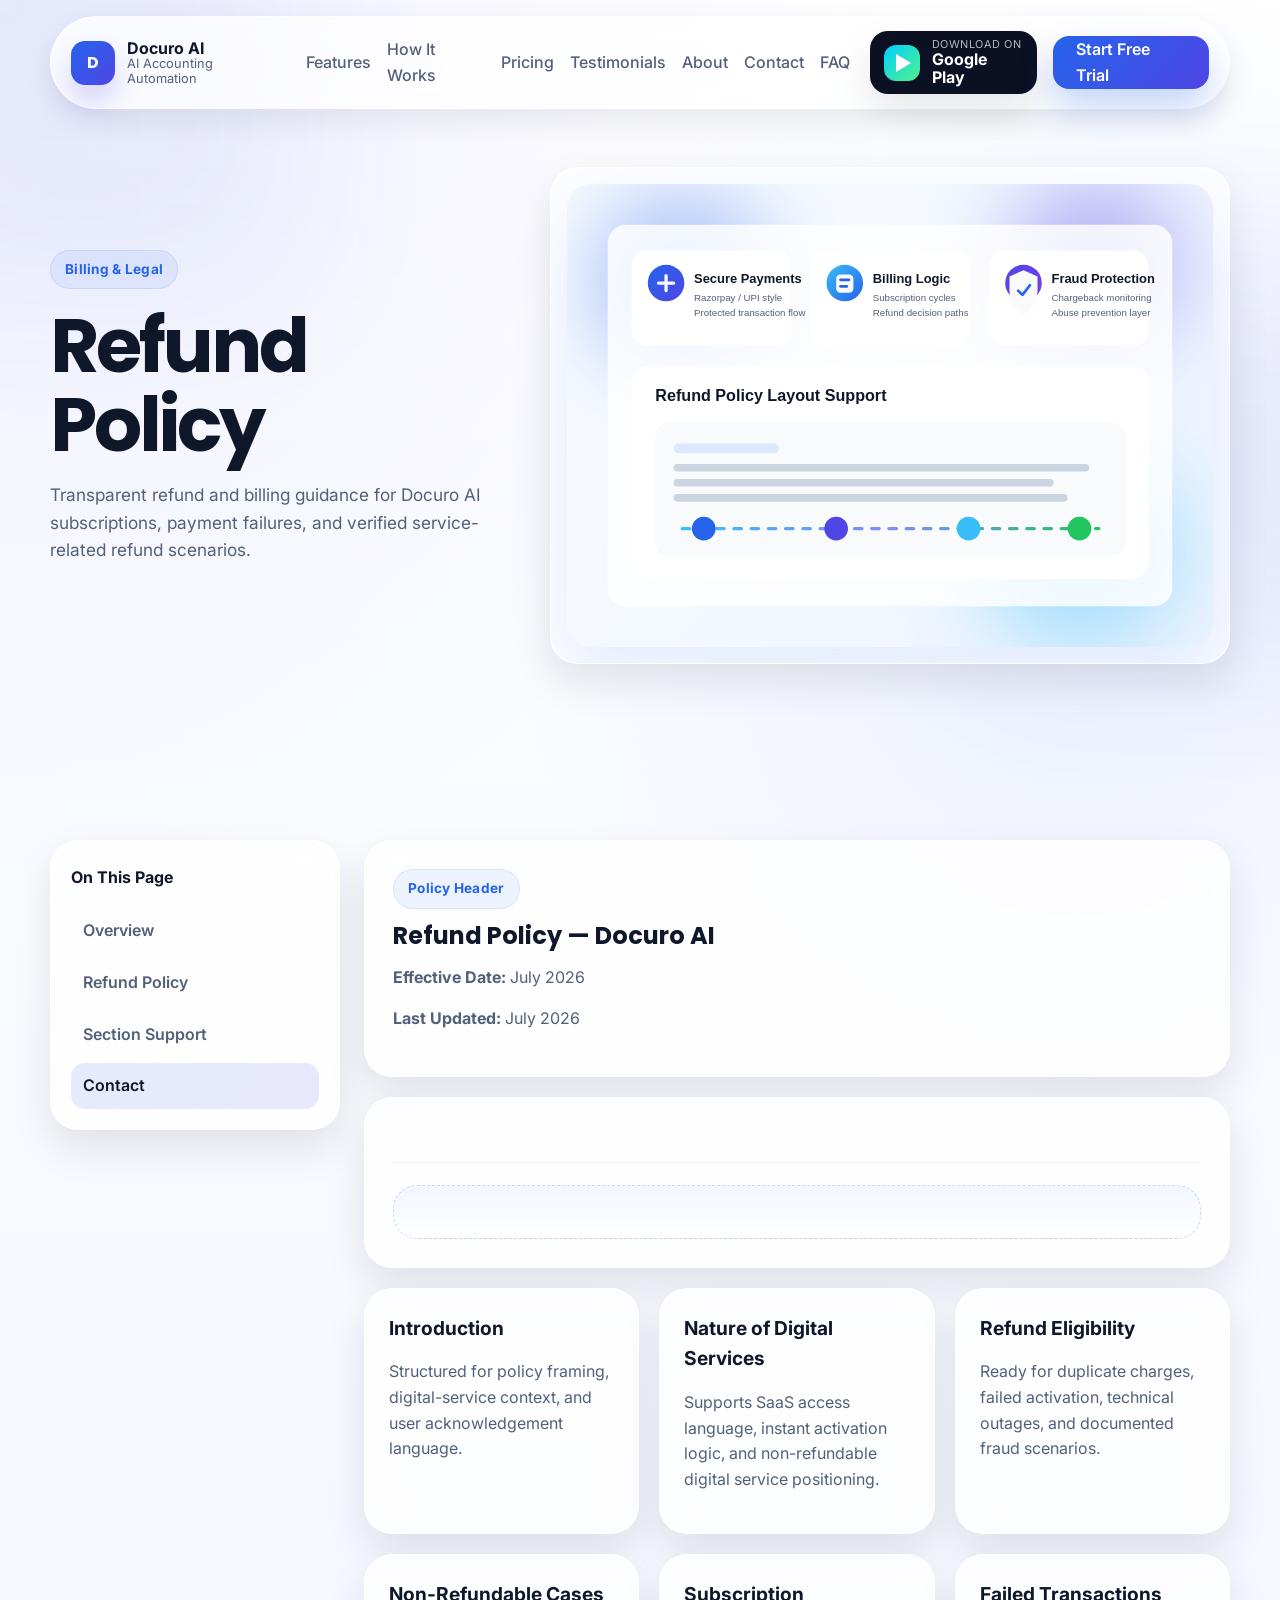
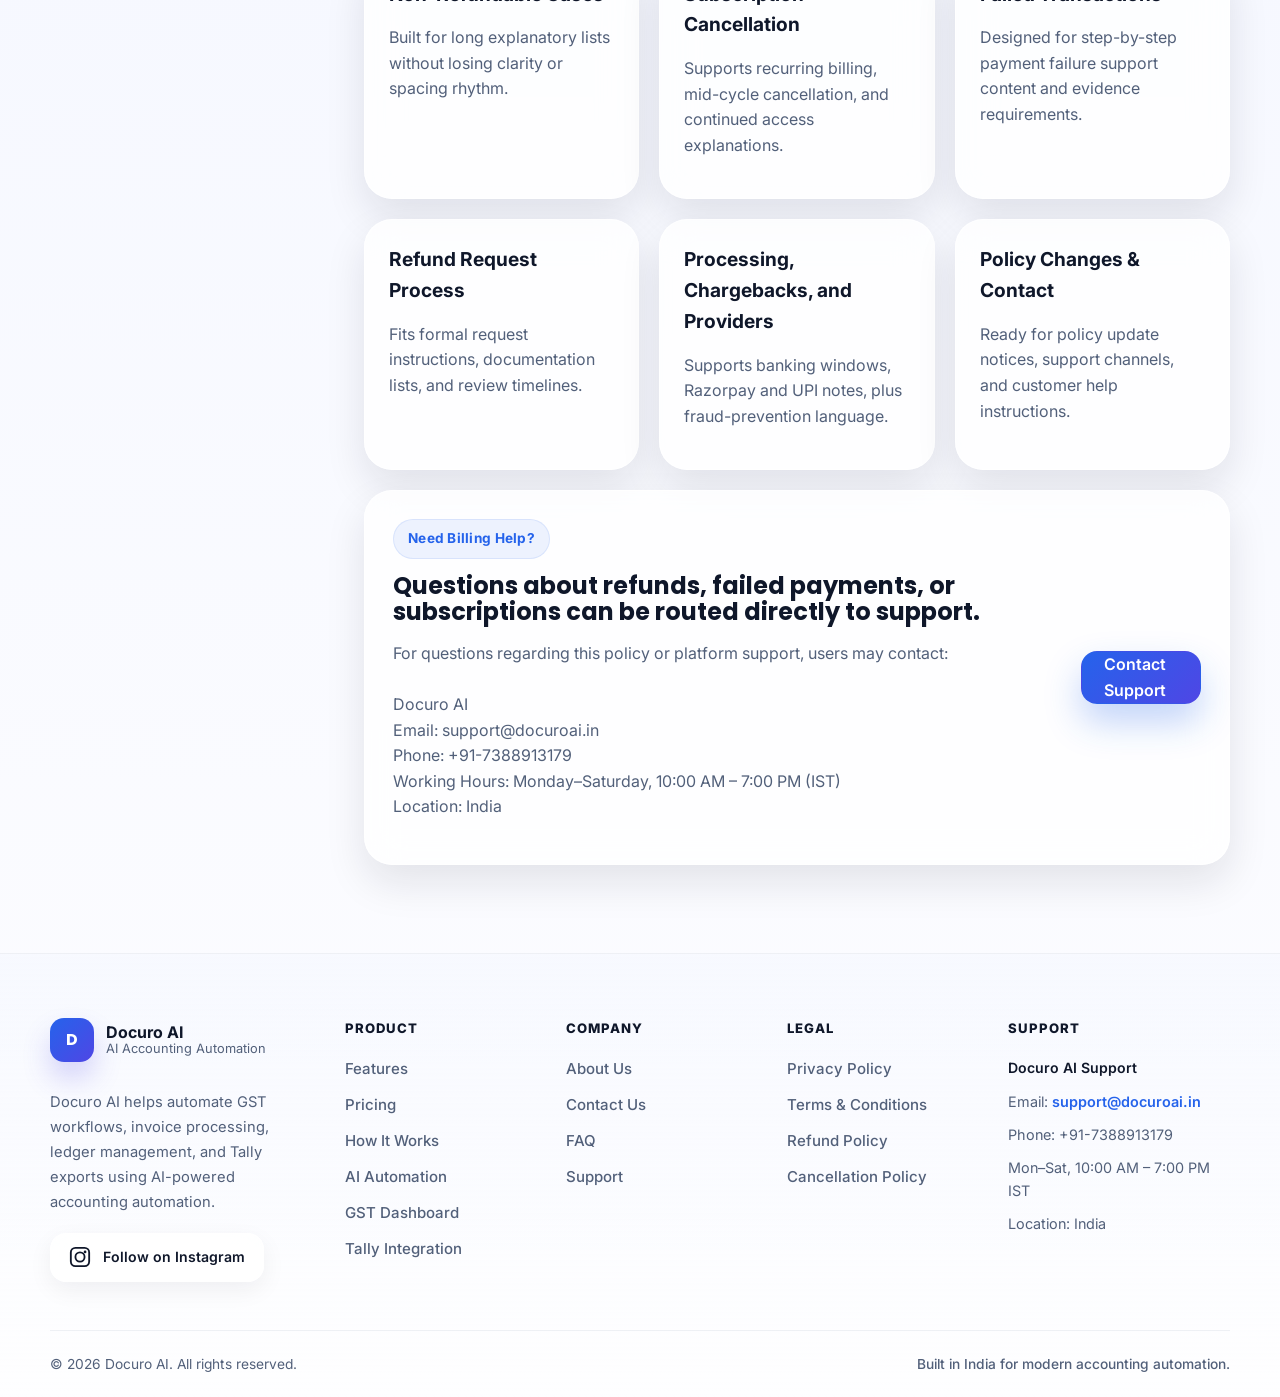
<file: refund-policy/index.html>
<!DOCTYPE html>
<html lang="en">
  <head>
    <meta charset="UTF-8" />
    <meta name="viewport" content="width=device-width, initial-scale=1.0" />
    <title>Refund Policy | Docuro AI</title>
    <meta
      name="description"
      content="Read the Refund Policy for Docuro AI, including refund eligibility, billing issues, failed transactions, chargebacks, and cancellation guidance."
    />
    <meta
      name="keywords"
      content="Docuro AI refund policy, SaaS refund policy India, Razorpay refund terms, UPI refund policy, fintech billing policy"
    />
    <meta property="og:title" content="Refund Policy | Docuro AI" />
    <meta
      property="og:description"
      content="Refund and billing policy information for the Docuro AI accounting automation platform."
    />
    <meta property="og:type" content="website" />
    <meta property="og:url" content="https://docuro.ai/refund-policy/" />
    <meta property="og:image" content="../assets/illustrations/refund-fintech.svg" />
    <meta name="twitter:card" content="summary_large_image" />
    <link rel="canonical" href="https://docuro.ai/refund-policy/" />
    <link rel="preconnect" href="https://fonts.googleapis.com" />
    <link rel="preconnect" href="https://fonts.gstatic.com" crossorigin />
    <link
      href="https://fonts.googleapis.com/css2?family=Inter:wght@400;500;600;700;800&family=Poppins:wght@600;700;800&display=swap"
      rel="stylesheet"
    />
    <link rel="stylesheet" href="../styles.css" />
    <link rel="stylesheet" href="../refund-policy.css" />
  </head>
  <body class="refund-page">
    <div class="page-glow page-glow-left" aria-hidden="true"></div>
    <div class="page-glow page-glow-right" aria-hidden="true"></div>

    <header class="site-header" id="top">
      <nav class="navbar container">
        <a class="brand" href="../index.html" aria-label="Docuro AI home">
          <span class="brand-mark">D</span>
          <span class="brand-copy">
            <strong>Docuro AI</strong>
            <span>AI Accounting Automation</span>
          </span>
        </a>

        <div class="nav-links">
          <a href="../index.html#features">Features</a>
          <a href="../index.html#how-it-works">How It Works</a>
          <a href="../pricing/">Pricing</a>
          <a href="../index.html#testimonials">Testimonials</a>
          <a href="../about/">About</a>
          <a href="../contact/">Contact</a>
          <a href="../faq/">FAQ</a>
        </div>

        <div class="nav-actions">
          <a class="play-store-badge compact" href="../index.html#download" aria-label="Download on Google Play">
            <span class="play-icon" aria-hidden="true">
              <span class="play-triangle"></span>
            </span>
            <span class="play-text">
              <small>Download on</small>
              <strong>Google Play</strong>
            </span>
          </a>
          <a class="button button-primary nav-cta" href="../index.html#final-cta">Start Free Trial</a>
        </div>

        <button class="menu-toggle" type="button" aria-expanded="false" aria-label="Open menu">
          <span></span>
          <span></span>
          <span></span>
        </button>
      </nav>
    </header>

    <main>
      <section class="hero section refund-hero">
        <div class="container refund-hero-grid">
          <div class="refund-hero-copy" data-reveal="left">
            <span class="eyebrow">Billing &amp; Legal</span>
            <h1>Refund Policy</h1>
            <p class="hero-subtitle">
              Transparent refund and billing guidance for Docuro AI subscriptions, payment failures,
              and verified service-related refund scenarios.
            </p>
          </div>

          <div class="refund-hero-visual glass-card" data-reveal="right">
            <img
              src="../assets/illustrations/refund-fintech.svg"
              alt="Fintech refund policy illustration showing secure payments, billing logic, fraud protection, and workflow structure"
              width="1200"
              height="860"
            />
          </div>
        </div>
      </section>

      <section class="section refund-layout-section">
        <div class="container refund-layout">
          <aside class="refund-sidebar glass-card" data-reveal="left">
            <div class="refund-sidebar-inner">
              <h2>On This Page</h2>
              <nav class="refund-toc" aria-label="Table of contents">
                <a href="#refund-overview" class="is-active">Overview</a>
                <a href="#refund-document">Refund Policy</a>
                <a href="#refund-section-support">Section Support</a>
                <a href="#refund-contact-card">Contact</a>
              </nav>
            </div>
          </aside>

          <div class="refund-content-wrap" data-reveal="right">
            <details class="refund-mobile-toc glass-card">
              <summary>Jump to section</summary>
              <nav class="refund-mobile-links" aria-label="Mobile table of contents">
                <a href="#refund-overview">Overview</a>
                <a href="#refund-document">Refund Policy</a>
                <a href="#refund-section-support">Section Support</a>
                <a href="#refund-contact-card">Contact</a>
              </nav>
            </details>

            <section class="refund-overview-card glass-card" id="refund-overview">
              <div>
                <span class="eyebrow">Policy Header</span>
                <h2>Refund Policy — Docuro AI</h2>
                <p class="refund-overview-meta"><strong>Effective Date:</strong> July 2026</p>
                <p class="refund-overview-meta"><strong>Last Updated:</strong> July 2026</p>
              </div>
            </section>

            <article class="refund-document glass-card" id="refund-document">
              <header class="refund-document-header">
                <p class="refund-kicker"></p>
                <h2></h2>
              </header>
              <div class="refund-placeholder-shell">
                <pre class="refund-placeholder"></pre>
              </div>
            </article>

            <section class="refund-support-grid" id="refund-section-support">
              <article class="refund-support-card glass-card">
                <h3>Introduction</h3>
                <p>Structured for policy framing, digital-service context, and user acknowledgement language.</p>
              </article>
              <article class="refund-support-card glass-card">
                <h3>Nature of Digital Services</h3>
                <p>Supports SaaS access language, instant activation logic, and non-refundable digital service positioning.</p>
              </article>
              <article class="refund-support-card glass-card">
                <h3>Refund Eligibility</h3>
                <p>Ready for duplicate charges, failed activation, technical outages, and documented fraud scenarios.</p>
              </article>
              <article class="refund-support-card glass-card">
                <h3>Non-Refundable Cases</h3>
                <p>Built for long explanatory lists without losing clarity or spacing rhythm.</p>
              </article>
              <article class="refund-support-card glass-card">
                <h3>Subscription Cancellation</h3>
                <p>Supports recurring billing, mid-cycle cancellation, and continued access explanations.</p>
              </article>
              <article class="refund-support-card glass-card">
                <h3>Failed Transactions</h3>
                <p>Designed for step-by-step payment failure support content and evidence requirements.</p>
              </article>
              <article class="refund-support-card glass-card">
                <h3>Refund Request Process</h3>
                <p>Fits formal request instructions, documentation lists, and review timelines.</p>
              </article>
              <article class="refund-support-card glass-card">
                <h3>Processing, Chargebacks, and Providers</h3>
                <p>Supports banking windows, Razorpay and UPI notes, plus fraud-prevention language.</p>
              </article>
              <article class="refund-support-card glass-card">
                <h3>Policy Changes &amp; Contact</h3>
                <p>Ready for policy update notices, support channels, and customer help instructions.</p>
              </article>
            </section>

            <section class="refund-contact-card glass-card" id="refund-contact-card">
              <div>
                <span class="eyebrow">Need Billing Help?</span>
                <h2>Questions about refunds, failed payments, or subscriptions can be routed directly to support.</h2>
                <p>
                  For questions regarding this policy or platform support, users may contact:
                  <br />
                  <br />
                  Docuro AI
                  <br />
                  Email: support@docuroai.in
                  <br />
                  Phone: +91-7388913179
                  <br />
                  Working Hours: Monday–Saturday, 10:00 AM – 7:00 PM (IST)
                  <br />
                  Location: India
                </p>
              </div>
              <a class="button button-primary" href="mailto:support@docuroai.in?subject=Docuro%20AI%20Refund%20Policy">Contact Support</a>
            </section>
          </div>
        </div>
      </section>
    </main>

    <footer class="site-footer">
      <div class="container">
        <div class="footer-main">
          <div class="footer-brand-col">
            <a class="brand footer-brand" href="../index.html">
              <span class="brand-mark">D</span>
              <span class="brand-copy">
                <strong>Docuro AI</strong>
                <span>AI Accounting Automation</span>
              </span>
            </a>
            <p class="footer-description">
              Docuro AI helps automate GST workflows, invoice processing, ledger management, and Tally exports using AI-powered accounting automation.
            </p>
            <a class="footer-instagram" href="https://www.instagram.com/docuro.in?igsh=MW5kYjFpMDVsOWxwZQ==" target="_blank" rel="noopener noreferrer" aria-label="Follow Docuro AI on Instagram">
              <svg viewBox="0 0 24 24" fill="none" stroke="currentColor" stroke-width="2" stroke-linecap="round" stroke-linejoin="round"><rect x="2" y="2" width="20" height="20" rx="5"/><circle cx="12" cy="12" r="5"/><circle cx="17.5" cy="6.5" r="1.5" fill="currentColor" stroke="none"/></svg>
              Follow on Instagram
            </a>
          </div>
          <div>
            <p class="footer-col-title">Product</p>
            <nav class="footer-nav">
              <a href="../index.html#features">Features</a>
              <a href="../pricing/">Pricing</a>
              <a href="../index.html#how-it-works">How It Works</a>
              <a href="../index.html#features">AI Automation</a>
              <a href="../index.html#showcase">GST Dashboard</a>
              <a href="../index.html#showcase">Tally Integration</a>
            </nav>
          </div>
          <div>
            <p class="footer-col-title">Company</p>
            <nav class="footer-nav">
              <a href="../about/">About Us</a>
              <a href="../contact/">Contact Us</a>
              <a href="../faq/">FAQ</a>
              <a href="../contact/">Support</a>
            </nav>
          </div>
          <div>
            <p class="footer-col-title">Legal</p>
            <nav class="footer-nav">
              <a href="../privacy-policy/">Privacy Policy</a>
              <a href="../terms-and-conditions/">Terms &amp; Conditions</a>
              <a href="../refund-policy/">Refund Policy</a>
              <a href="../cancellation-policy/">Cancellation Policy</a>
            </nav>
          </div>
          <div>
            <p class="footer-col-title">Support</p>
            <div class="footer-support-info">
              <span class="footer-support-label">Docuro AI Support</span>
              <span>Email: <a href="mailto:support@docuroai.in">support@docuroai.in</a></span>
              <span>Phone: +91-7388913179</span>
              <span>Mon–Sat, 10:00 AM – 7:00 PM IST</span>
              <span>Location: India</span>
            </div>
          </div>
        </div>
        <div class="footer-bottom">
          <span class="footer-copyright">&copy; 2026 Docuro AI. All rights reserved.</span>
          <span class="footer-bottom-tagline">Built in India for modern accounting automation.</span>
        </div>
      </div>
    </footer>

    <script src="../script.js"></script>
    <script src="../refund-policy.js"></script>
  </body>
</html>
</file>
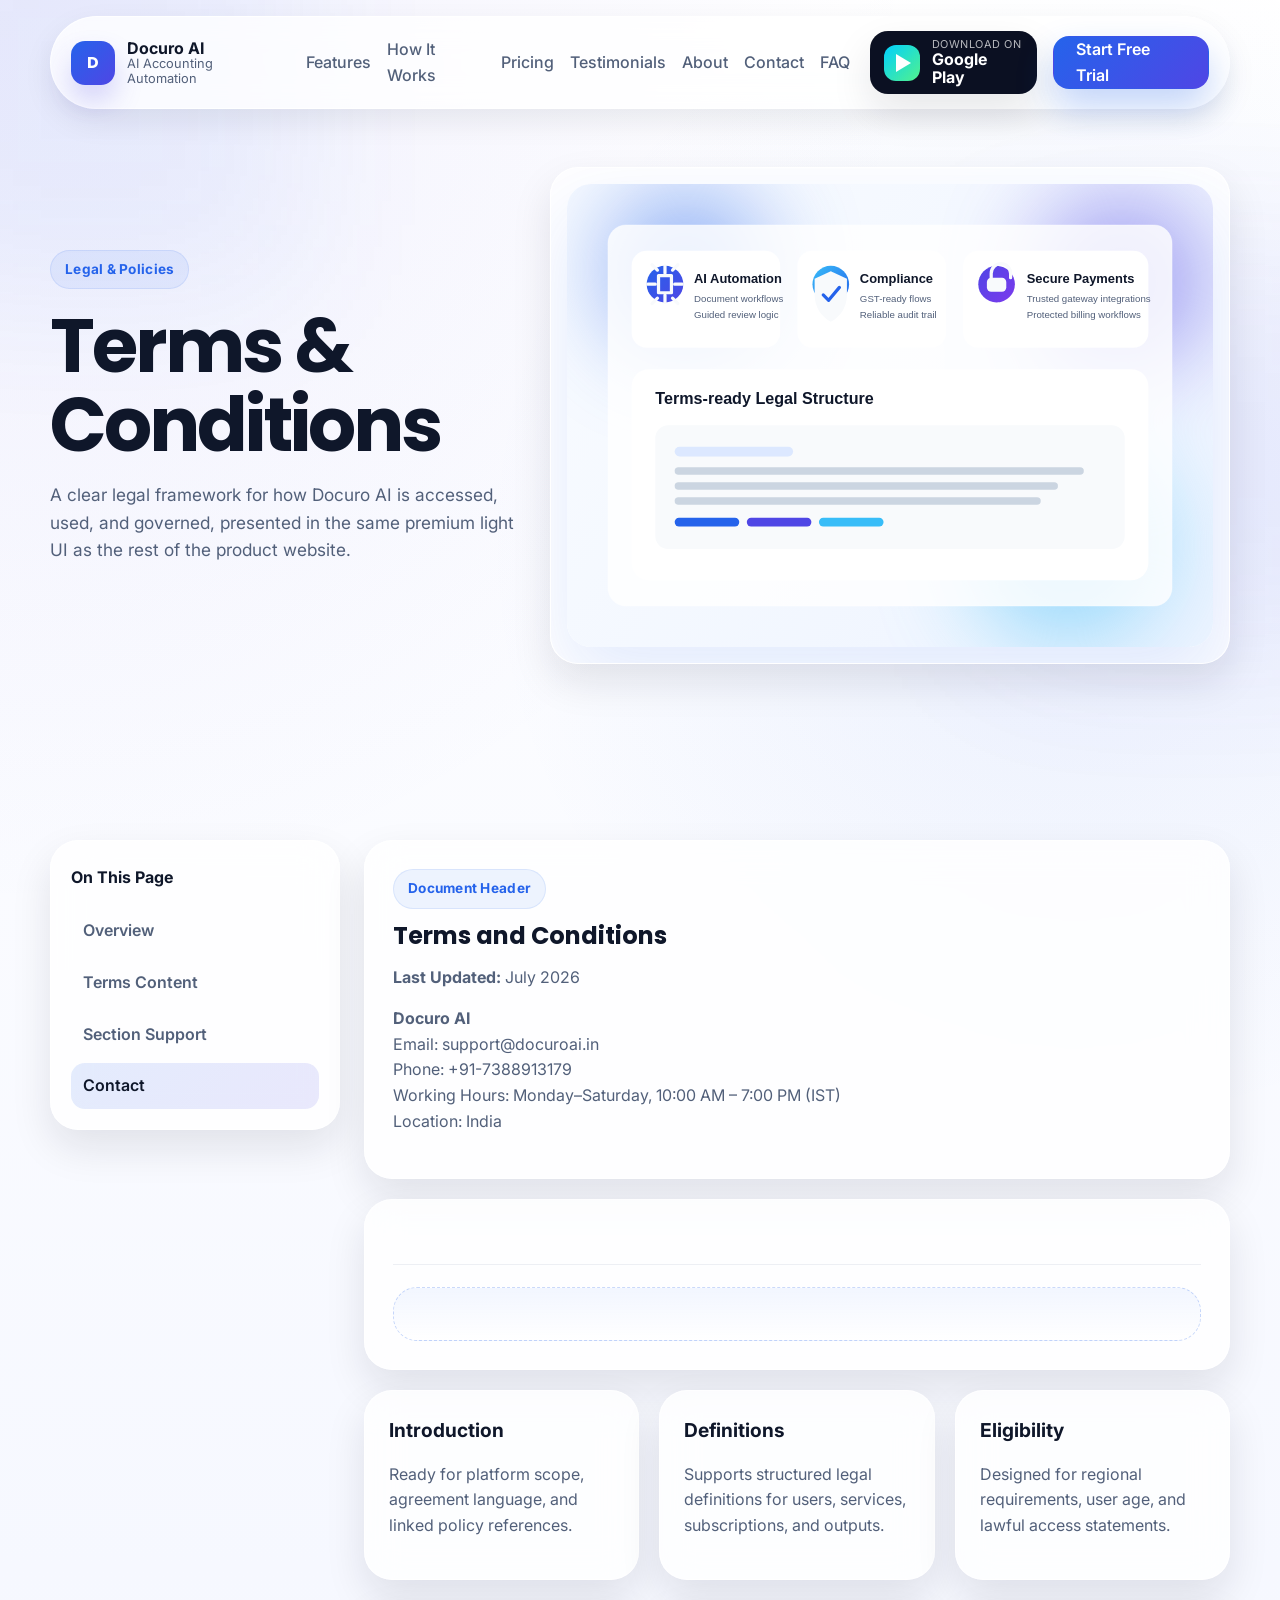
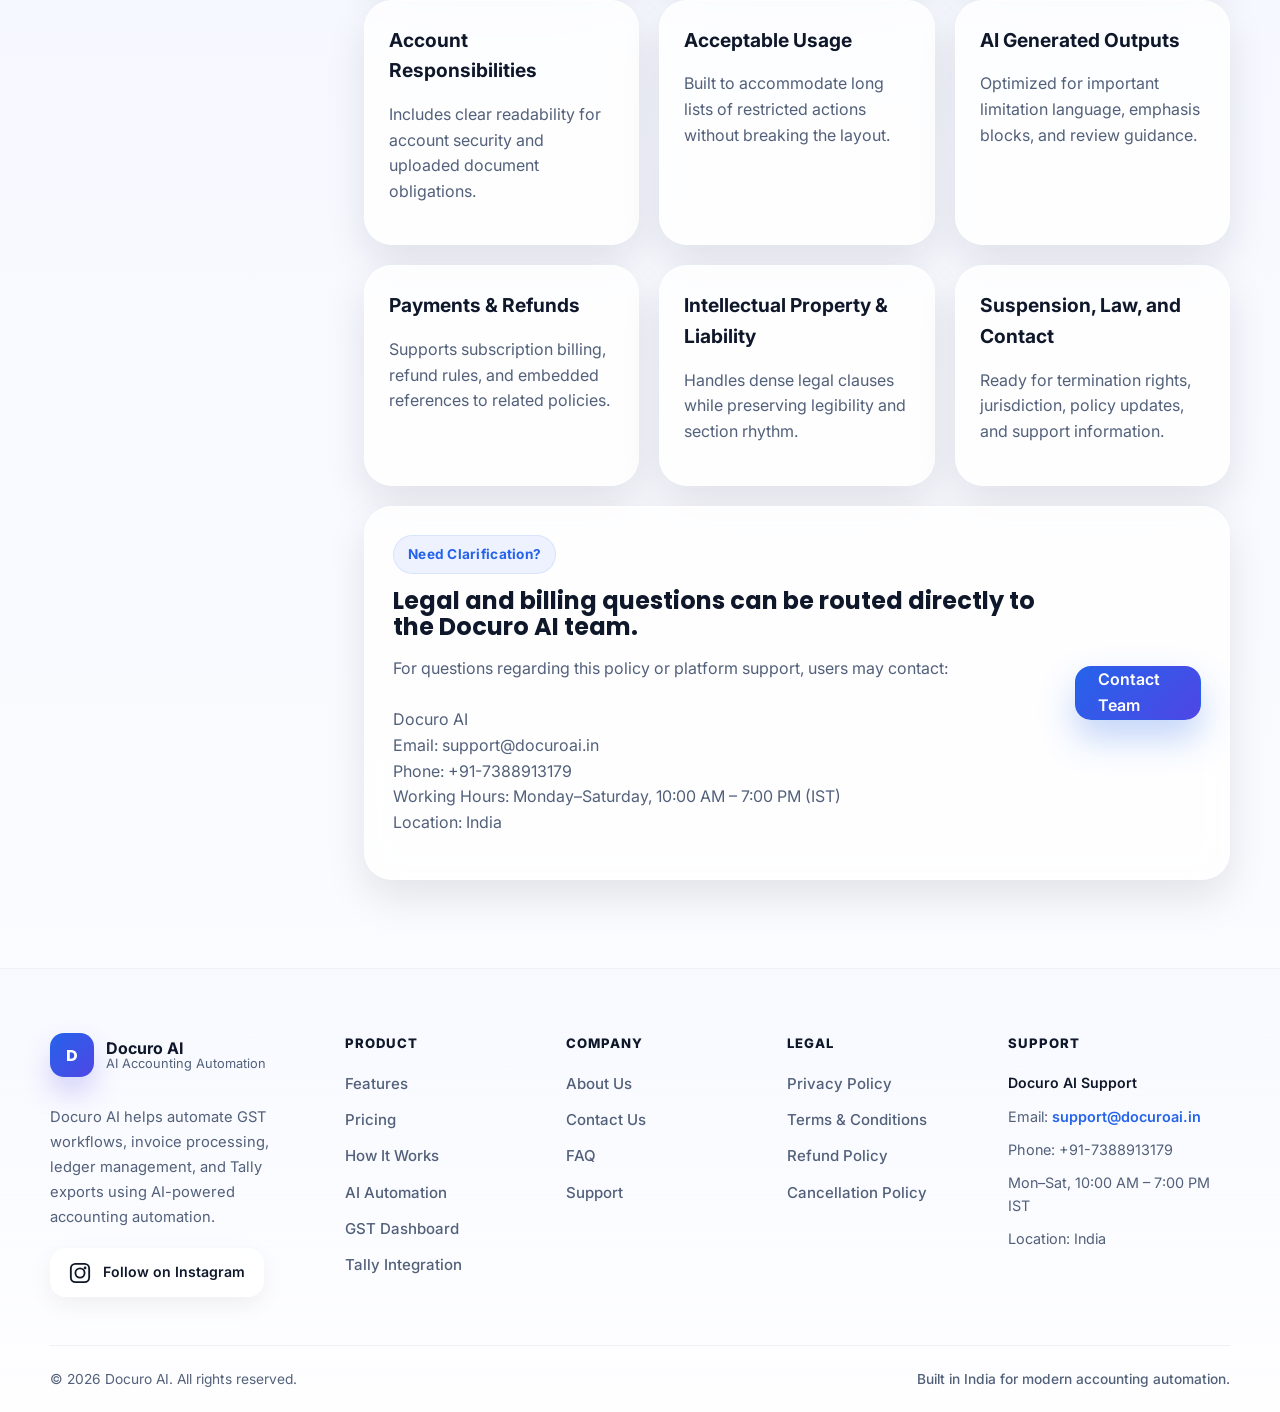
<file: terms-and-conditions/index.html>
<!DOCTYPE html>
<html lang="en">
  <head>
    <meta charset="UTF-8" />
    <meta name="viewport" content="width=device-width, initial-scale=1.0" />
    <title>Terms &amp; Conditions | Docuro AI</title>
    <meta
      name="description"
      content="Read the Terms & Conditions for Docuro AI, including platform usage, AI output limitations, subscriptions, liability, and legal policies."
    />
    <meta
      name="keywords"
      content="Docuro AI terms, fintech SaaS terms India, AI accounting legal page, GST platform terms, Docuro AI conditions"
    />
    <meta property="og:title" content="Terms &amp; Conditions | Docuro AI" />
    <meta
      property="og:description"
      content="Legal terms for using the Docuro AI platform, designed in the same premium light UI as the main website."
    />
    <meta property="og:type" content="website" />
    <meta property="og:url" content="https://docuro.ai/terms-and-conditions/" />
    <meta property="og:image" content="../assets/illustrations/terms-fintech.svg" />
    <meta name="twitter:card" content="summary_large_image" />
    <link rel="canonical" href="https://docuro.ai/terms-and-conditions/" />
    <link rel="preconnect" href="https://fonts.googleapis.com" />
    <link rel="preconnect" href="https://fonts.gstatic.com" crossorigin />
    <link
      href="https://fonts.googleapis.com/css2?family=Inter:wght@400;500;600;700;800&family=Poppins:wght@600;700;800&display=swap"
      rel="stylesheet"
    />
    <link rel="stylesheet" href="../styles.css" />
    <link rel="stylesheet" href="../terms-and-conditions.css" />
  </head>
  <body class="terms-page">
    <div class="page-glow page-glow-left" aria-hidden="true"></div>
    <div class="page-glow page-glow-right" aria-hidden="true"></div>

    <header class="site-header" id="top">
      <nav class="navbar container">
        <a class="brand" href="../index.html" aria-label="Docuro AI home">
          <span class="brand-mark">D</span>
          <span class="brand-copy">
            <strong>Docuro AI</strong>
            <span>AI Accounting Automation</span>
          </span>
        </a>

        <div class="nav-links">
          <a href="../index.html#features">Features</a>
          <a href="../index.html#how-it-works">How It Works</a>
          <a href="../pricing/">Pricing</a>
          <a href="../index.html#testimonials">Testimonials</a>
          <a href="../about/">About</a>
          <a href="../contact/">Contact</a>
          <a href="../faq/">FAQ</a>
        </div>

        <div class="nav-actions">
          <a class="play-store-badge compact" href="../index.html#download" aria-label="Download on Google Play">
            <span class="play-icon" aria-hidden="true">
              <span class="play-triangle"></span>
            </span>
            <span class="play-text">
              <small>Download on</small>
              <strong>Google Play</strong>
            </span>
          </a>
          <a class="button button-primary nav-cta" href="../index.html#final-cta">Start Free Trial</a>
        </div>

        <button class="menu-toggle" type="button" aria-expanded="false" aria-label="Open menu">
          <span></span>
          <span></span>
          <span></span>
        </button>
      </nav>
    </header>

    <main>
      <section class="hero section terms-hero">
        <div class="container terms-hero-grid">
          <div class="terms-hero-copy" data-reveal="left">
            <span class="eyebrow">Legal &amp; Policies</span>
            <h1>Terms &amp; Conditions</h1>
            <p class="hero-subtitle">
              A clear legal framework for how Docuro AI is accessed, used, and governed, presented
              in the same premium light UI as the rest of the product website.
            </p>
          </div>

          <div class="terms-hero-visual glass-card" data-reveal="right">
            <img
              src="../assets/illustrations/terms-fintech.svg"
              alt="Fintech legal illustration showing AI automation, compliance, secure payments, and legal structure"
              width="1200"
              height="860"
            />
          </div>
        </div>
      </section>

      <section class="section terms-layout-section">
        <div class="container terms-layout">
          <aside class="terms-sidebar glass-card" data-reveal="left">
            <div class="terms-sidebar-inner">
              <h2>On This Page</h2>
              <nav class="terms-toc" aria-label="Table of contents">
                <a href="#terms-overview" class="is-active">Overview</a>
                <a href="#terms-document">Terms Content</a>
                <a href="#terms-section-support">Section Support</a>
                <a href="#terms-contact-card">Contact</a>
              </nav>
            </div>
          </aside>

          <div class="terms-content-wrap" data-reveal="right">
            <details class="terms-mobile-toc glass-card">
              <summary>Jump to section</summary>
              <nav class="terms-mobile-links" aria-label="Mobile table of contents">
                <a href="#terms-overview">Overview</a>
                <a href="#terms-document">Terms Content</a>
                <a href="#terms-section-support">Section Support</a>
                <a href="#terms-contact-card">Contact</a>
              </nav>
            </details>

            <section class="terms-overview-card glass-card" id="terms-overview">
              <div>
                <span class="eyebrow">Document Header</span>
                <h2>Terms and Conditions</h2>
                <p class="terms-overview-meta"><strong>Last Updated:</strong> July 2026</p>
                <p class="terms-overview-meta">
                  <strong>Docuro AI</strong><br />
                  Email: support@docuroai.in<br />
                  Phone: +91-7388913179<br />
                  Working Hours: Monday–Saturday, 10:00 AM – 7:00 PM (IST)<br />
                  Location: India
                </p>
              </div>
            </section>

            <article class="terms-document glass-card" id="terms-document">
              <header class="terms-document-header">
                <p class="terms-kicker"></p>
                <h2></h2>
              </header>
              <div class="terms-placeholder-shell">
                <pre class="terms-placeholder"></pre>
              </div>
            </article>

            <section class="terms-support-grid" id="terms-section-support">
              <article class="terms-support-card glass-card">
                <h3>Introduction</h3>
                <p>Ready for platform scope, agreement language, and linked policy references.</p>
              </article>
              <article class="terms-support-card glass-card">
                <h3>Definitions</h3>
                <p>Supports structured legal definitions for users, services, subscriptions, and outputs.</p>
              </article>
              <article class="terms-support-card glass-card">
                <h3>Eligibility</h3>
                <p>Designed for regional requirements, user age, and lawful access statements.</p>
              </article>
              <article class="terms-support-card glass-card">
                <h3>Account Responsibilities</h3>
                <p>Includes clear readability for account security and uploaded document obligations.</p>
              </article>
              <article class="terms-support-card glass-card">
                <h3>Acceptable Usage</h3>
                <p>Built to accommodate long lists of restricted actions without breaking the layout.</p>
              </article>
              <article class="terms-support-card glass-card">
                <h3>AI Generated Outputs</h3>
                <p>Optimized for important limitation language, emphasis blocks, and review guidance.</p>
              </article>
              <article class="terms-support-card glass-card">
                <h3>Payments &amp; Refunds</h3>
                <p>Supports subscription billing, refund rules, and embedded references to related policies.</p>
              </article>
              <article class="terms-support-card glass-card">
                <h3>Intellectual Property &amp; Liability</h3>
                <p>Handles dense legal clauses while preserving legibility and section rhythm.</p>
              </article>
              <article class="terms-support-card glass-card">
                <h3>Suspension, Law, and Contact</h3>
                <p>Ready for termination rights, jurisdiction, policy updates, and support information.</p>
              </article>
            </section>

            <section class="terms-contact-card glass-card" id="terms-contact-card">
              <div>
                <span class="eyebrow">Need Clarification?</span>
                <h2>Legal and billing questions can be routed directly to the Docuro AI team.</h2>
                <p>
                  For questions regarding this policy or platform support, users may contact:
                  <br />
                  <br />
                  Docuro AI
                  <br />
                  Email: support@docuroai.in
                  <br />
                  Phone: +91-7388913179
                  <br />
                  Working Hours: Monday–Saturday, 10:00 AM – 7:00 PM (IST)
                  <br />
                  Location: India
                </p>
              </div>
              <a class="button button-primary" href="mailto:support@docuroai.in?subject=Docuro%20AI%20Terms%20Inquiry">Contact Team</a>
            </section>
          </div>
        </div>
      </section>
    </main>

    <footer class="site-footer">
      <div class="container">
        <div class="footer-main">
          <div class="footer-brand-col">
            <a class="brand footer-brand" href="../index.html">
              <span class="brand-mark">D</span>
              <span class="brand-copy">
                <strong>Docuro AI</strong>
                <span>AI Accounting Automation</span>
              </span>
            </a>
            <p class="footer-description">
              Docuro AI helps automate GST workflows, invoice processing, ledger management, and Tally exports using AI-powered accounting automation.
            </p>
            <a class="footer-instagram" href="https://www.instagram.com/docuro.in?igsh=MW5kYjFpMDVsOWxwZQ==" target="_blank" rel="noopener noreferrer" aria-label="Follow Docuro AI on Instagram">
              <svg viewBox="0 0 24 24" fill="none" stroke="currentColor" stroke-width="2" stroke-linecap="round" stroke-linejoin="round"><rect x="2" y="2" width="20" height="20" rx="5"/><circle cx="12" cy="12" r="5"/><circle cx="17.5" cy="6.5" r="1.5" fill="currentColor" stroke="none"/></svg>
              Follow on Instagram
            </a>
          </div>
          <div>
            <p class="footer-col-title">Product</p>
            <nav class="footer-nav">
              <a href="../index.html#features">Features</a>
              <a href="../pricing/">Pricing</a>
              <a href="../index.html#how-it-works">How It Works</a>
              <a href="../index.html#features">AI Automation</a>
              <a href="../index.html#showcase">GST Dashboard</a>
              <a href="../index.html#showcase">Tally Integration</a>
            </nav>
          </div>
          <div>
            <p class="footer-col-title">Company</p>
            <nav class="footer-nav">
              <a href="../about/">About Us</a>
              <a href="../contact/">Contact Us</a>
              <a href="../faq/">FAQ</a>
              <a href="../contact/">Support</a>
            </nav>
          </div>
          <div>
            <p class="footer-col-title">Legal</p>
            <nav class="footer-nav">
              <a href="../privacy-policy/">Privacy Policy</a>
              <a href="../terms-and-conditions/">Terms &amp; Conditions</a>
              <a href="../refund-policy/">Refund Policy</a>
              <a href="../cancellation-policy/">Cancellation Policy</a>
            </nav>
          </div>
          <div>
            <p class="footer-col-title">Support</p>
            <div class="footer-support-info">
              <span class="footer-support-label">Docuro AI Support</span>
              <span>Email: <a href="mailto:support@docuroai.in">support@docuroai.in</a></span>
              <span>Phone: +91-7388913179</span>
              <span>Mon–Sat, 10:00 AM – 7:00 PM IST</span>
              <span>Location: India</span>
            </div>
          </div>
        </div>
        <div class="footer-bottom">
          <span class="footer-copyright">&copy; 2026 Docuro AI. All rights reserved.</span>
          <span class="footer-bottom-tagline">Built in India for modern accounting automation.</span>
        </div>
      </div>
    </footer>

    <script src="../script.js"></script>
    <script src="../terms-and-conditions.js"></script>
  </body>
</html>
</file>
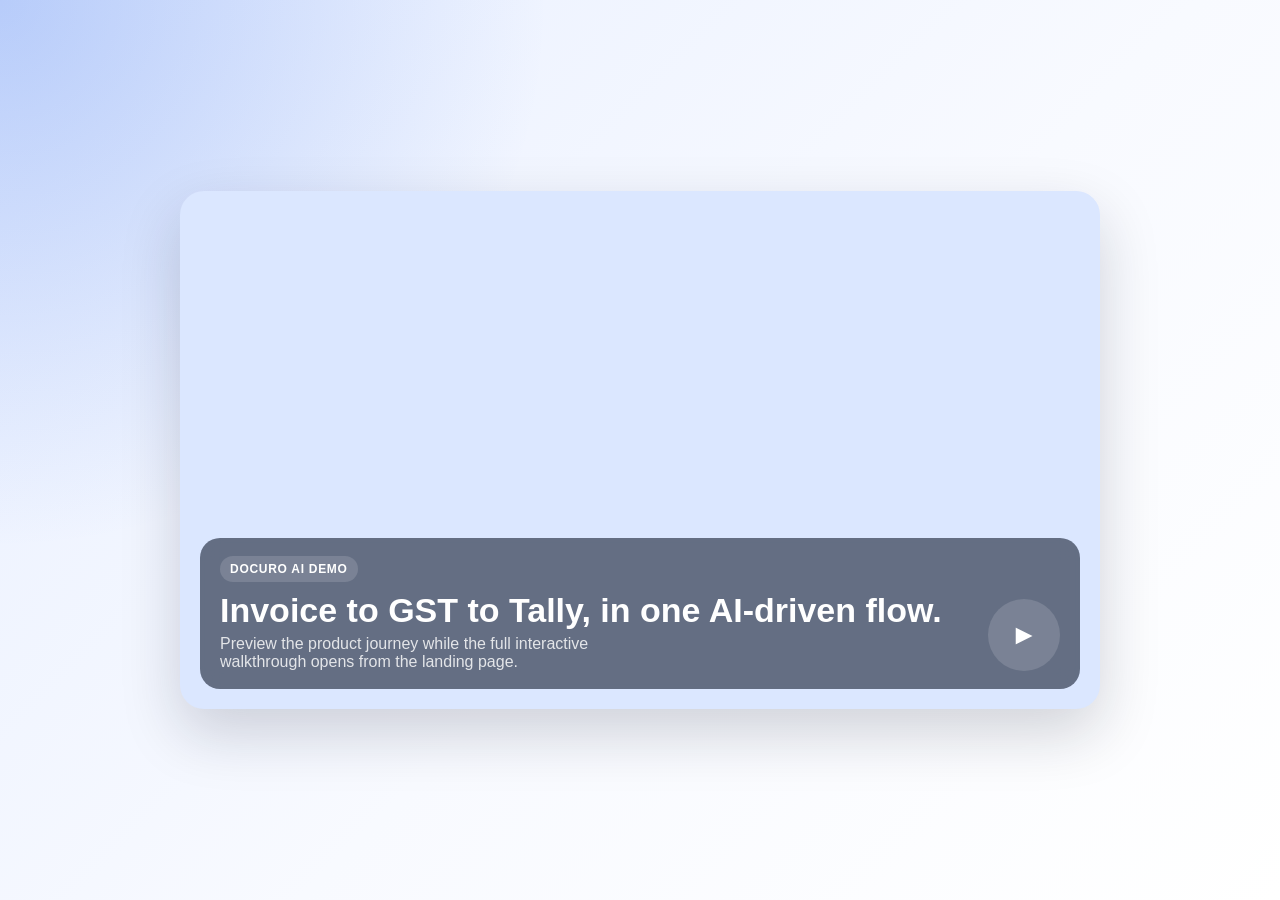
<file: demo-preview.html>
<!DOCTYPE html>
<html lang="en">
  <head>
    <meta charset="UTF-8" />
    <meta name="viewport" content="width=device-width, initial-scale=1.0" />
    <title>Docuro AI Demo Preview</title>
    <style>
      :root {
        color-scheme: light;
      }

      * {
        box-sizing: border-box;
      }

      body {
        margin: 0;
        font-family: Inter, Arial, sans-serif;
        background:
          radial-gradient(circle at top left, rgba(37, 99, 235, 0.25), transparent 35%),
          linear-gradient(135deg, #e8efff, #f8faff 55%, #ffffff);
        min-height: 100vh;
        display: grid;
        place-items: center;
        overflow: hidden;
      }

      .frame {
        width: min(100%, 920px);
        aspect-ratio: 16 / 9;
        border-radius: 24px;
        overflow: hidden;
        position: relative;
        box-shadow: 0 24px 60px rgba(15, 23, 42, 0.18);
        background: #dbe7ff;
      }

      .slide {
        position: absolute;
        inset: 0;
        opacity: 0;
        transform: scale(1.03);
        animation: cycle 16s infinite;
      }

      .slide img {
        width: 100%;
        height: 100%;
        object-fit: cover;
      }

      .slide:nth-child(2) {
        animation-delay: 4s;
      }

      .slide:nth-child(3) {
        animation-delay: 8s;
      }

      .slide:nth-child(4) {
        animation-delay: 12s;
      }

      .overlay {
        position: absolute;
        left: 20px;
        right: 20px;
        bottom: 20px;
        z-index: 2;
        display: flex;
        align-items: end;
        justify-content: space-between;
        gap: 18px;
        padding: 18px 20px;
        border-radius: 20px;
        background: rgba(15, 23, 42, 0.58);
        color: #fff;
        backdrop-filter: blur(10px);
      }

      .eyebrow {
        display: inline-flex;
        padding: 6px 10px;
        border-radius: 999px;
        background: rgba(255, 255, 255, 0.14);
        font-size: 12px;
        font-weight: 700;
        letter-spacing: 0.06em;
        text-transform: uppercase;
      }

      h1 {
        margin: 10px 0 6px;
        font-size: clamp(22px, 4vw, 34px);
        line-height: 1.08;
      }

      p {
        margin: 0;
        max-width: 44ch;
        color: rgba(255, 255, 255, 0.82);
      }

      .pulse {
        width: 72px;
        height: 72px;
        border-radius: 50%;
        display: grid;
        place-items: center;
        background: rgba(255, 255, 255, 0.14);
        font-size: 28px;
        animation: pulse 1.8s ease-in-out infinite;
      }

      @keyframes cycle {
        0%,
        20% {
          opacity: 1;
          transform: scale(1);
        }
        25%,
        100% {
          opacity: 0;
          transform: scale(1.03);
        }
      }

      @keyframes pulse {
        0%,
        100% {
          transform: scale(1);
        }
        50% {
          transform: scale(1.08);
        }
      }
    </style>
  </head>
  <body>
    <div class="frame">
      <div class="slide"><img src="./assets/images/invoice-upload.png" alt="Invoice upload demo" /></div>
      <div class="slide"><img src="./assets/images/ca-workspace.png" alt="CA workspace demo" /></div>
      <div class="slide"><img src="./assets/images/gst-dashboard.png" alt="GST dashboard demo" /></div>
      <div class="slide"><img src="./assets/images/tally-export.png" alt="Tally export demo" /></div>
      <div class="overlay">
        <div>
          <span class="eyebrow">Docuro AI Demo</span>
          <h1>Invoice to GST to Tally, in one AI-driven flow.</h1>
          <p>Preview the product journey while the full interactive walkthrough opens from the landing page.</p>
        </div>
        <div class="pulse">&#9658;</div>
      </div>
    </div>
  </body>
</html>
</file>
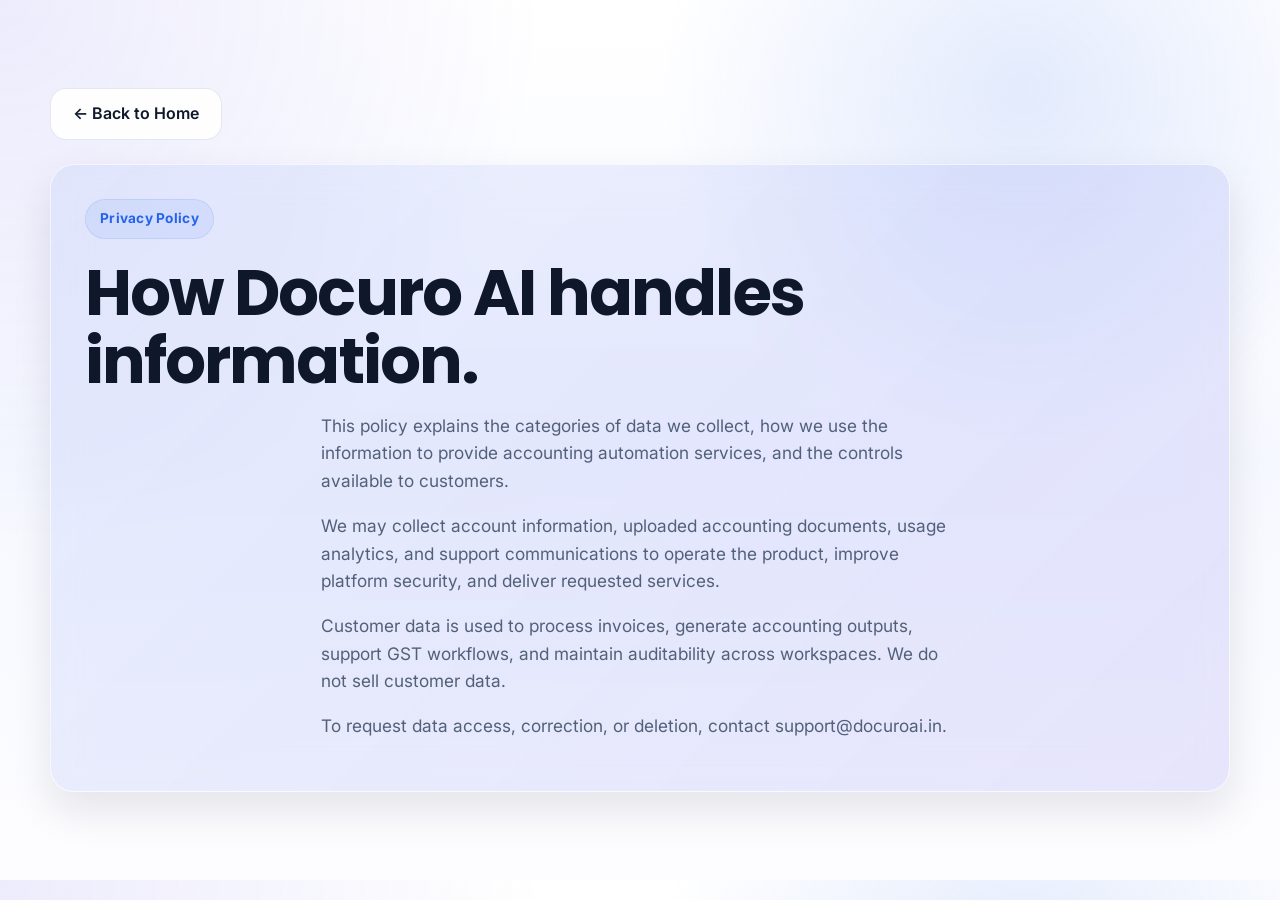
<file: privacy.html>
<!DOCTYPE html>
<html lang="en">
  <head>
    <meta charset="UTF-8" />
    <meta name="viewport" content="width=device-width, initial-scale=1.0" />
    <title>Privacy Policy | Docuro AI</title>
    <meta
      name="description"
      content="Privacy Policy for Docuro AI, an AI-powered accounting automation platform for India."
    />
    <link rel="preconnect" href="https://fonts.googleapis.com" />
    <link rel="preconnect" href="https://fonts.gstatic.com" crossorigin />
    <link
      href="https://fonts.googleapis.com/css2?family=Inter:wght@400;500;600;700;800&family=Poppins:wght@600;700;800&display=swap"
      rel="stylesheet"
    />
    <link rel="stylesheet" href="./styles.css" />
  </head>
  <body>
    <main class="section">
      <div class="container">
        <a class="button button-secondary" href="./index.html">&larr; Back to Home</a>
        <div class="final-cta glass-card" style="margin-top: 24px; text-align: left;">
          <span class="eyebrow">Privacy Policy</span>
          <h2>How Docuro AI handles information.</h2>
          <p>
            This policy explains the categories of data we collect, how we use the information to
            provide accounting automation services, and the controls available to customers.
          </p>
          <p>
            We may collect account information, uploaded accounting documents, usage analytics, and
            support communications to operate the product, improve platform security, and deliver
            requested services.
          </p>
          <p>
            Customer data is used to process invoices, generate accounting outputs, support GST
            workflows, and maintain auditability across workspaces. We do not sell customer data.
          </p>
          <p>
            To request data access, correction, or deletion, contact
            <a href="mailto:support@docuroai.in">support@docuroai.in</a>.
          </p>
        </div>
      </div>
    </main>
  </body>
</html>
</file>
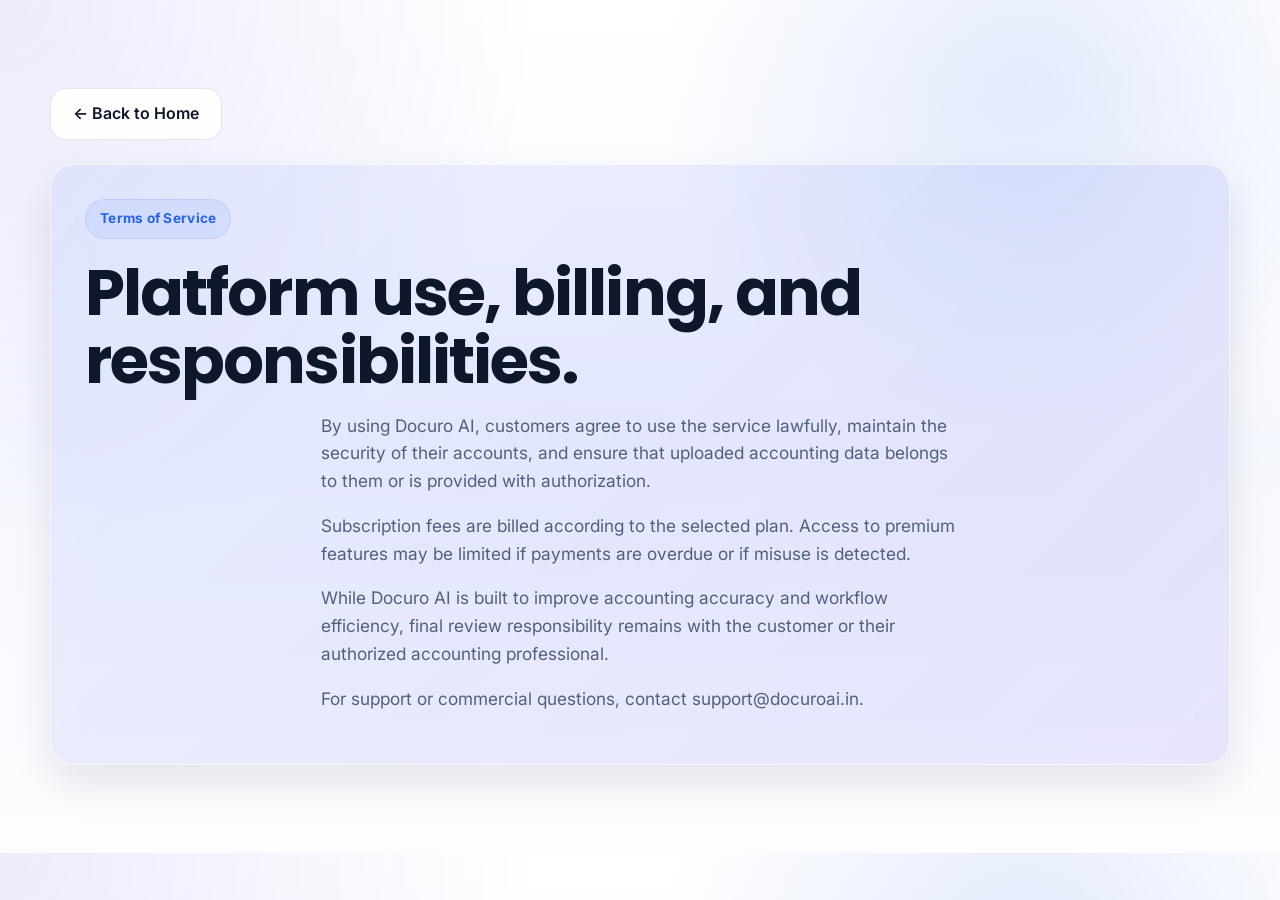
<file: terms.html>
<!DOCTYPE html>
<html lang="en">
  <head>
    <meta charset="UTF-8" />
    <meta name="viewport" content="width=device-width, initial-scale=1.0" />
    <title>Terms of Service | Docuro AI</title>
    <meta
      name="description"
      content="Terms of Service for Docuro AI, an AI accounting automation platform."
    />
    <link rel="preconnect" href="https://fonts.googleapis.com" />
    <link rel="preconnect" href="https://fonts.gstatic.com" crossorigin />
    <link
      href="https://fonts.googleapis.com/css2?family=Inter:wght@400;500;600;700;800&family=Poppins:wght@600;700;800&display=swap"
      rel="stylesheet"
    />
    <link rel="stylesheet" href="./styles.css" />
  </head>
  <body>
    <main class="section">
      <div class="container">
        <a class="button button-secondary" href="./index.html">&larr; Back to Home</a>
        <div class="final-cta glass-card" style="margin-top: 24px; text-align: left;">
          <span class="eyebrow">Terms of Service</span>
          <h2>Platform use, billing, and responsibilities.</h2>
          <p>
            By using Docuro AI, customers agree to use the service lawfully, maintain the security
            of their accounts, and ensure that uploaded accounting data belongs to them or is
            provided with authorization.
          </p>
          <p>
            Subscription fees are billed according to the selected plan. Access to premium features
            may be limited if payments are overdue or if misuse is detected.
          </p>
          <p>
            While Docuro AI is built to improve accounting accuracy and workflow efficiency, final
            review responsibility remains with the customer or their authorized accounting
            professional.
          </p>
          <p>
            For support or commercial questions, contact
            <a href="mailto:support@docuroai.in">support@docuroai.in</a>.
          </p>
        </div>
      </div>
    </main>
  </body>
</html>
</file>
<file: styles.css>
:root {
  --bg: #f7f9ff;
  --bg-soft: #eef4ff;
  --surface: rgba(255, 255, 255, 0.8);
  --surface-strong: rgba(255, 255, 255, 0.95);
  --text: #0f172a;
  --muted: #52607a;
  --line: rgba(148, 163, 184, 0.22);
  --primary: #2563eb;
  --secondary: #4f46e5;
  --primary-soft: rgba(37, 99, 235, 0.14);
  --secondary-soft: rgba(79, 70, 229, 0.14);
  --success-soft: rgba(16, 185, 129, 0.12);
  --danger-soft: rgba(248, 113, 113, 0.14);
  --shadow-lg: 0 30px 70px rgba(37, 99, 235, 0.12);
  --shadow-md: 0 18px 40px rgba(15, 23, 42, 0.1);
  --radius-lg: 24px;
  --radius-md: 18px;
  --radius-sm: 14px;
  --container: min(1180px, calc(100% - 32px));
  --transition: 240ms ease;
}

*,
*::before,
*::after {
  box-sizing: border-box;
}

html {
  scroll-behavior: smooth;
}

body {
  margin: 0;
  font-family: "Inter", sans-serif;
  background:
    radial-gradient(circle at top left, rgba(79, 70, 229, 0.1), transparent 35%),
    radial-gradient(circle at 80% 10%, rgba(37, 99, 235, 0.12), transparent 28%),
    linear-gradient(180deg, #ffffff 0%, #f6f8ff 52%, #fdfdff 100%);
  color: var(--text);
  line-height: 1.6;
}

img {
  display: block;
  width: 100%;
  height: auto;
}

a {
  color: inherit;
  text-decoration: none;
}

button,
input {
  font: inherit;
}

button {
  cursor: pointer;
}

.container {
  width: var(--container);
  margin: 0 auto;
}

.section {
  padding: 88px 0;
  position: relative;
}

.section-sm {
  padding: 22px 0 0;
}

.section-tinted {
  background: linear-gradient(180deg, rgba(239, 244, 255, 0.4), rgba(255, 255, 255, 0));
}

.glass-card {
  background: var(--surface);
  border: 1px solid rgba(255, 255, 255, 0.65);
  box-shadow: var(--shadow-md);
  backdrop-filter: blur(18px);
  -webkit-backdrop-filter: blur(18px);
}

.page-glow {
  position: fixed;
  width: 420px;
  height: 420px;
  filter: blur(80px);
  opacity: 0.4;
  pointer-events: none;
  z-index: 0;
}

.page-glow-left {
  top: -120px;
  left: -120px;
  background: rgba(37, 99, 235, 0.15);
}

.page-glow-right {
  right: -120px;
  top: 240px;
  background: rgba(79, 70, 229, 0.16);
}

.site-header {
  position: sticky;
  top: 0;
  z-index: 100;
  padding: 16px 0 0;
}

.navbar {
  display: flex;
  align-items: center;
  justify-content: space-between;
  gap: 20px;
  padding: 14px 20px;
  border-radius: 999px;
  background: rgba(255, 255, 255, 0.78);
  border: 1px solid rgba(255, 255, 255, 0.8);
  box-shadow: 0 12px 30px rgba(15, 23, 42, 0.08);
  backdrop-filter: blur(14px);
}

.site-header.is-scrolled .navbar {
  box-shadow: 0 18px 34px rgba(15, 23, 42, 0.12);
}

.brand {
  display: inline-flex;
  align-items: center;
  gap: 12px;
  min-width: 0;
}

.brand-mark {
  display: inline-flex;
  align-items: center;
  justify-content: center;
  width: 44px;
  height: 44px;
  border-radius: 14px;
  background: linear-gradient(135deg, var(--primary), var(--secondary));
  color: #fff;
  font-family: "Poppins", sans-serif;
  font-weight: 700;
  box-shadow: 0 16px 28px rgba(79, 70, 229, 0.22);
}

.brand-copy {
  display: flex;
  flex-direction: column;
  line-height: 1.15;
}

.brand-copy strong {
  font-size: 1rem;
}

.brand-copy span {
  color: var(--muted);
  font-size: 0.8rem;
}

.nav-links,
.nav-actions {
  display: flex;
  align-items: center;
  gap: 16px;
}

.nav-links a {
  color: var(--muted);
  font-weight: 500;
  transition: color var(--transition);
}

.nav-links a:hover,
.nav-links a:focus-visible {
  color: var(--text);
}

.menu-toggle {
  display: none;
  flex-direction: column;
  gap: 4px;
  width: 46px;
  height: 46px;
  border: 0;
  border-radius: 14px;
  background: rgba(255, 255, 255, 0.9);
}

.menu-toggle span {
  width: 18px;
  height: 2px;
  margin: 0 auto;
  background: var(--text);
  border-radius: 999px;
}

.button {
  display: inline-flex;
  align-items: center;
  justify-content: center;
  gap: 8px;
  min-height: 52px;
  padding: 0 22px;
  border-radius: 16px;
  border: 1px solid transparent;
  font-weight: 600;
  transition:
    transform var(--transition),
    box-shadow var(--transition),
    border-color var(--transition),
    background var(--transition);
}

.button:hover,
.button:focus-visible {
  transform: translateY(-2px);
}

.button-primary {
  color: #fff;
  background: linear-gradient(135deg, var(--primary), var(--secondary));
  box-shadow: 0 18px 36px rgba(37, 99, 235, 0.28);
}

.button-secondary {
  color: var(--text);
  background: rgba(255, 255, 255, 0.9);
  border-color: rgba(148, 163, 184, 0.24);
}

.play-store-badge {
  display: inline-flex;
  align-items: center;
  gap: 12px;
  padding: 10px 16px;
  min-height: 58px;
  border-radius: 18px;
  background: #0b1022;
  color: #fff;
  box-shadow: var(--shadow-md);
}

.play-store-badge.compact {
  min-height: 50px;
  padding: 8px 14px;
}

.play-icon {
  display: inline-flex;
  align-items: center;
  justify-content: center;
  width: 36px;
  height: 36px;
  border-radius: 12px;
  background: linear-gradient(135deg, #00d0ff, #52f28c);
}

.play-triangle {
  width: 0;
  height: 0;
  border-top: 9px solid transparent;
  border-bottom: 9px solid transparent;
  border-left: 15px solid #fff;
  margin-left: 4px;
}

.play-text {
  display: flex;
  flex-direction: column;
  line-height: 1.1;
}

.play-text small {
  font-size: 0.68rem;
  letter-spacing: 0.05em;
  text-transform: uppercase;
  opacity: 0.7;
}

.play-text strong {
  font-size: 1rem;
}

.hero {
  padding-top: 52px;
}

.hero-grid {
  display: grid;
  grid-template-columns: minmax(0, 1.05fr) minmax(0, 0.95fr);
  align-items: center;
  gap: 42px;
}

.eyebrow {
  display: inline-flex;
  align-items: center;
  padding: 8px 14px;
  border-radius: 999px;
  background: rgba(37, 99, 235, 0.08);
  border: 1px solid rgba(37, 99, 235, 0.1);
  color: var(--primary);
  font-size: 0.85rem;
  font-weight: 700;
  letter-spacing: 0.02em;
}

.hero-copy h1,
.section-heading h2,
.demo-copy h2,
.final-cta h2 {
  margin: 20px 0 16px;
  font-family: "Poppins", sans-serif;
  font-size: clamp(2.4rem, 5vw, 4.5rem);
  line-height: 1.06;
  letter-spacing: -0.03em;
}

.hero-subtitle,
.section-heading p,
.demo-copy p,
.final-cta p {
  color: var(--muted);
  font-size: 1.08rem;
  max-width: 58ch;
}

.hero-actions {
  display: flex;
  flex-wrap: wrap;
  gap: 14px;
  margin: 30px 0 22px;
}

.hero-badge {
  width: fit-content;
}

.trust-line {
  display: inline-flex;
  align-items: center;
  gap: 12px;
  margin: 20px 0 28px;
  color: var(--muted);
  font-weight: 600;
  flex-wrap: wrap;
}

.trust-dot {
  width: 6px;
  height: 6px;
  border-radius: 50%;
  background: linear-gradient(135deg, var(--primary), var(--secondary));
}

.proof-strip {
  display: grid;
  grid-template-columns: repeat(3, minmax(0, 1fr));
  gap: 16px;
  padding: 18px;
  border-radius: var(--radius-lg);
}

.proof-strip div {
  display: flex;
  flex-direction: column;
  gap: 4px;
}

.proof-strip strong {
  font-size: 1.6rem;
}

.proof-strip span {
  color: var(--muted);
  font-size: 0.95rem;
}

.hero-visual {
  position: relative;
  min-height: 700px;
}

.hero-screen,
.hero-stat {
  position: absolute;
  border-radius: 28px;
  overflow: hidden;
}

.hero-screen {
  animation: float 6s ease-in-out infinite;
}

.hero-screen-main {
  top: 60px;
  left: 40px;
  right: 70px;
  z-index: 3;
}

.hero-screen-upload {
  bottom: 120px;
  left: 0;
  width: 46%;
  z-index: 4;
  animation-delay: -2s;
}

.hero-screen-gst {
  top: 10px;
  right: 0;
  width: 42%;
  z-index: 2;
  animation-delay: -4s;
}

.hero-stat {
  top: 520px;
  right: 20px;
  z-index: 5;
  padding: 18px 20px;
  min-width: 210px;
}

.hero-stat span,
.hero-stat small {
  display: block;
  color: var(--muted);
}

.hero-stat strong {
  display: block;
  font-size: 2rem;
  margin: 6px 0;
}

.hero-orbit {
  position: absolute;
  border-radius: 50%;
  border: 1px solid rgba(37, 99, 235, 0.12);
}

.hero-orbit-one {
  width: 520px;
  height: 520px;
  top: 40px;
  left: 20px;
}

.hero-orbit-two {
  width: 680px;
  height: 680px;
  top: -20px;
  left: -40px;
}

.brand-ticker {
  display: flex;
  flex-wrap: wrap;
  justify-content: center;
  gap: 18px;
  padding: 18px 24px;
  border-radius: 999px;
}

.brand-ticker span {
  color: var(--muted);
  font-weight: 600;
}

.section-heading {
  max-width: 760px;
  margin-bottom: 34px;
}

.section-heading h2 {
  font-size: clamp(2rem, 4vw, 3.3rem);
}

.comparison-grid {
  display: grid;
  grid-template-columns: repeat(2, minmax(0, 1fr));
  gap: 24px;
}

.comparison-card,
.feature-card,
.audience-card,
.testimonial-card,
.pricing-card,
.roi-card,
.calculator,
.showcase-shell,
.flow-shell,
.demo-shell,
.final-cta {
  border-radius: var(--radius-lg);
}

.comparison-card {
  padding: 28px;
}

.comparison-card h3 {
  margin-top: 0;
  font-size: 1.5rem;
}

.comparison-card-negative {
  background: linear-gradient(180deg, rgba(248, 113, 113, 0.08), rgba(255, 255, 255, 0.86));
}

.comparison-card-positive {
  background: linear-gradient(180deg, rgba(37, 99, 235, 0.08), rgba(255, 255, 255, 0.86));
}

.comparison-list,
.pricing-list {
  margin: 0;
  padding: 0;
  list-style: none;
}

.comparison-list li,
.pricing-list li {
  position: relative;
  padding-left: 22px;
  margin: 14px 0;
  color: var(--muted);
}

.comparison-list li::before,
.pricing-list li::before {
  content: "";
  position: absolute;
  left: 0;
  top: 11px;
  width: 8px;
  height: 8px;
  border-radius: 50%;
  background: linear-gradient(135deg, var(--primary), var(--secondary));
}

.feature-grid {
  display: grid;
  grid-template-columns: repeat(3, minmax(0, 1fr));
  gap: 22px;
}

.feature-card {
  padding: 28px;
  transition:
    transform var(--transition),
    box-shadow var(--transition);
}

.feature-card:hover {
  transform: translateY(-6px);
  box-shadow: var(--shadow-lg);
}

.feature-icon {
  display: inline-flex;
  align-items: center;
  justify-content: center;
  width: 54px;
  height: 54px;
  border-radius: 16px;
  background: linear-gradient(135deg, rgba(37, 99, 235, 0.12), rgba(79, 70, 229, 0.18));
  color: var(--primary);
  font-weight: 800;
  margin-bottom: 18px;
}

.feature-card h3,
.flow-step h3,
.carousel-caption h3,
.calculator h3 {
  margin: 0 0 10px;
  font-size: 1.35rem;
}

.feature-card p,
.flow-step p,
.carousel-caption p,
.audience-card p,
.testimonial-card p,
.pricing-card p,
.calculator p {
  margin: 0;
  color: var(--muted);
}

.feature-tag {
  display: inline-flex;
  margin-top: 18px;
  padding: 7px 12px;
  border-radius: 999px;
  background: rgba(15, 23, 42, 0.05);
  color: var(--text);
  font-size: 0.84rem;
  font-weight: 600;
}

.flow-shell {
  display: grid;
  grid-template-columns: repeat(4, minmax(0, 1fr));
  gap: 22px;
  padding: 30px;
  position: relative;
  overflow: hidden;
}

.flow-line {
  position: absolute;
  left: 60px;
  right: 60px;
  top: 78px;
  height: 2px;
  background: linear-gradient(90deg, rgba(37, 99, 235, 0.3), rgba(79, 70, 229, 0.4));
}

.flow-step {
  position: relative;
  z-index: 1;
  padding-top: 10px;
}

.flow-step span {
  display: inline-flex;
  align-items: center;
  justify-content: center;
  width: 48px;
  height: 48px;
  border-radius: 16px;
  background: linear-gradient(135deg, var(--primary), var(--secondary));
  color: #fff;
  font-weight: 700;
  margin-bottom: 16px;
  box-shadow: 0 16px 30px rgba(79, 70, 229, 0.22);
}

.section-showcase {
  overflow: hidden;
}

.showcase-shell {
  padding: 24px;
}

.carousel-stage {
  overflow: hidden;
}

.carousel-track {
  display: flex;
  transition: transform 380ms ease;
}

.carousel-slide {
  min-width: 100%;
  display: grid;
  grid-template-columns: 1.15fr 0.85fr;
  gap: 24px;
  align-items: center;
}

.carousel-slide img {
  border-radius: 24px;
  box-shadow: var(--shadow-lg);
  transition: transform var(--transition);
}

.carousel-slide img:hover {
  transform: scale(1.02);
}

.carousel-caption {
  padding: 12px 8px;
}

.carousel-controls {
  display: flex;
  align-items: center;
  justify-content: space-between;
  gap: 18px;
  margin-top: 22px;
}

.carousel-button {
  width: 52px;
  height: 52px;
  border: 0;
  border-radius: 16px;
  background: #fff;
  box-shadow: var(--shadow-md);
  color: var(--text);
  font-size: 1.3rem;
}

.carousel-dots {
  display: flex;
  flex-wrap: wrap;
  justify-content: center;
  gap: 10px;
  flex: 1;
}

.carousel-dot {
  border: 0;
  padding: 10px 14px;
  border-radius: 999px;
  background: rgba(148, 163, 184, 0.12);
  color: var(--muted);
  font-weight: 600;
}

.carousel-dot.is-active {
  background: linear-gradient(135deg, rgba(37, 99, 235, 0.14), rgba(79, 70, 229, 0.16));
  color: var(--text);
}

.audience-grid {
  display: grid;
  grid-template-columns: minmax(0, 0.95fr) minmax(0, 1.05fr);
  gap: 26px;
  align-items: start;
}

.audience-cards {
  display: grid;
  grid-template-columns: repeat(2, minmax(0, 1fr));
  gap: 20px;
}

.audience-card {
  padding: 24px;
}

.roi-grid {
  display: grid;
  grid-template-columns: minmax(0, 0.8fr) minmax(0, 1.2fr);
  gap: 24px;
}

.roi-stats {
  display: grid;
  gap: 18px;
}

.roi-card {
  padding: 26px;
}

.roi-card strong {
  display: block;
  font-size: clamp(2rem, 4vw, 3rem);
  margin-bottom: 4px;
}

.roi-card span {
  color: var(--muted);
}

.calculator {
  padding: 28px;
}

.calculator-head {
  margin-bottom: 18px;
}

.calculator label {
  display: inline-block;
  margin-bottom: 10px;
  font-weight: 600;
}

.calculator input[type="range"] {
  width: 100%;
  accent-color: var(--primary);
}

.calculator-readout {
  display: grid;
  grid-template-columns: repeat(3, minmax(0, 1fr));
  gap: 16px;
  margin-top: 22px;
}

.calculator-readout div {
  padding: 18px;
  border-radius: 18px;
  background: rgba(255, 255, 255, 0.75);
}

.calculator-readout span {
  display: block;
  color: var(--muted);
  font-size: 0.92rem;
}

.calculator-readout strong {
  display: block;
  margin-top: 8px;
  font-size: 2rem;
}

.calculator-note {
  margin-top: 18px;
}

.testimonial-grid,
.pricing-grid {
  display: grid;
  grid-template-columns: repeat(3, minmax(0, 1fr));
  gap: 22px;
}

.testimonial-card,
.pricing-card {
  padding: 28px;
}

.testimonial-card strong,
.testimonial-card span {
  display: block;
}

.testimonial-card strong {
  margin-top: 20px;
}

.testimonial-card span {
  color: var(--muted);
}

.pricing-toggle {
  display: inline-flex;
  padding: 8px;
  gap: 8px;
  margin-bottom: 28px;
  border-radius: 999px;
}

.toggle-option {
  border: 0;
  border-radius: 999px;
  padding: 12px 18px;
  background: transparent;
  color: var(--muted);
  font-weight: 700;
}

.toggle-option span {
  color: var(--primary);
  font-size: 0.8rem;
}

.toggle-option.is-active {
  background: #fff;
  color: var(--text);
  box-shadow: 0 12px 22px rgba(15, 23, 42, 0.08);
}

.pricing-card {
  position: relative;
}

.pricing-card h3 {
  margin-top: 0;
  font-size: 1.5rem;
}

.price-row {
  display: flex;
  align-items: flex-end;
  gap: 8px;
  margin: 16px 0;
}

.price-row strong {
  font-size: clamp(2.1rem, 4vw, 3rem);
  line-height: 1;
}

.price-row span {
  color: var(--muted);
  font-weight: 600;
}

.pricing-badge {
  position: absolute;
  top: 22px;
  right: 22px;
  padding: 8px 12px;
  border-radius: 999px;
  background: linear-gradient(135deg, rgba(37, 99, 235, 0.12), rgba(79, 70, 229, 0.18));
  color: var(--primary);
  font-size: 0.82rem;
  font-weight: 800;
}

.pricing-card-featured {
  border: 1px solid rgba(37, 99, 235, 0.2);
  transform: translateY(-8px);
}

.pricing-card .button {
  margin-top: 22px;
  width: 100%;
}

.demo-shell {
  display: grid;
  grid-template-columns: minmax(0, 0.9fr) minmax(0, 1.1fr);
  gap: 28px;
  align-items: center;
  padding: 28px;
}

.demo-embed {
  border-radius: 24px;
  overflow: hidden;
  box-shadow: var(--shadow-lg);
  min-height: 320px;
}

.demo-embed iframe {
  width: 100%;
  min-height: 420px;
  border: 0;
  display: block;
  background: #edf2ff;
}

.demo-poster {
  position: relative;
  padding: 0;
  border: 0;
  border-radius: 24px;
  overflow: hidden;
  background: transparent;
}

.demo-poster::after {
  content: "";
  position: absolute;
  inset: 0;
  background: linear-gradient(180deg, rgba(15, 23, 42, 0.08), rgba(15, 23, 42, 0.35));
}

.demo-play {
  position: absolute;
  left: 30px;
  bottom: 28px;
  z-index: 1;
  display: inline-flex;
  align-items: center;
  gap: 12px;
  color: #fff;
  font-weight: 700;
}

.demo-play-circle {
  display: inline-flex;
  align-items: center;
  justify-content: center;
  width: 56px;
  height: 56px;
  border-radius: 50%;
  background: rgba(255, 255, 255, 0.2);
  backdrop-filter: blur(8px);
}

.final-cta-section {
  padding-bottom: 110px;
}

.final-cta {
  padding: 34px;
  text-align: center;
  background: linear-gradient(135deg, rgba(37, 99, 235, 0.08), rgba(79, 70, 229, 0.12));
}

.final-cta p {
  margin-left: auto;
  margin-right: auto;
}

.final-actions {
  justify-content: center;
}

.site-footer {
  padding: 64px 0 0;
  border-top: 1px solid rgba(148, 163, 184, 0.14);
  background: linear-gradient(180deg, rgba(239, 244, 255, 0.3) 0%, rgba(255, 255, 255, 0.6) 100%);
}

.footer-main {
  display: grid;
  grid-template-columns: 1.4fr 1fr 1fr 1fr 1.2fr;
  gap: 36px;
  align-items: start;
}

.footer-brand {
  margin-bottom: 14px;
}

.footer-description {
  color: var(--muted);
  font-size: 0.92rem;
  line-height: 1.7;
  margin: 14px 0 0;
  max-width: 32ch;
}

.footer-col-title {
  font-size: 0.82rem;
  font-weight: 800;
  text-transform: uppercase;
  letter-spacing: 0.08em;
  color: var(--text);
  margin: 0 0 18px;
}

.footer-nav {
  display: flex;
  flex-direction: column;
  gap: 12px;
}

.footer-nav a {
  color: var(--muted);
  font-size: 0.94rem;
  font-weight: 500;
  transition: color var(--transition), transform var(--transition);
}

.footer-nav a:hover,
.footer-nav a:focus-visible {
  color: var(--primary);
  transform: translateX(3px);
}

.footer-support-info {
  display: flex;
  flex-direction: column;
  gap: 10px;
  color: var(--muted);
  font-size: 0.9rem;
  line-height: 1.6;
}

.footer-support-info a {
  color: var(--primary);
  font-weight: 600;
  transition: color var(--transition);
}

.footer-support-info a:hover {
  color: var(--secondary);
}

.footer-support-label {
  display: inline-flex;
  align-items: center;
  gap: 6px;
  font-weight: 600;
  color: var(--text);
  font-size: 0.88rem;
}

.footer-instagram {
  display: inline-flex;
  align-items: center;
  gap: 12px;
  margin-top: 18px;
  padding: 12px 18px;
  border-radius: 16px;
  background: var(--surface);
  border: 1px solid rgba(255, 255, 255, 0.65);
  box-shadow: 0 8px 24px rgba(15, 23, 42, 0.06);
  backdrop-filter: blur(14px);
  -webkit-backdrop-filter: blur(14px);
  color: var(--text);
  font-weight: 600;
  font-size: 0.88rem;
  transition: transform var(--transition), box-shadow var(--transition), border-color var(--transition);
}

.footer-instagram:hover {
  transform: translateY(-3px);
  box-shadow: 0 14px 32px rgba(37, 99, 235, 0.12);
  border-color: rgba(37, 99, 235, 0.2);
}

.footer-instagram svg {
  width: 22px;
  height: 22px;
  flex-shrink: 0;
}

.footer-bottom {
  display: flex;
  align-items: center;
  justify-content: space-between;
  gap: 16px;
  margin-top: 48px;
  padding: 22px 0;
  border-top: 1px solid rgba(148, 163, 184, 0.14);
}

.footer-copyright {
  color: var(--muted);
  font-size: 0.86rem;
}

.footer-bottom-tagline {
  color: var(--muted);
  font-size: 0.86rem;
  font-weight: 500;
}

/* legacy compat */
.footer-copy,
.footer-links a,
.footer-links span {
  color: var(--muted);
}

.footer-links,
.social-links {
  display: flex;
  flex-direction: column;
  gap: 10px;
}

.social-links a {
  display: inline-flex;
  align-items: center;
  justify-content: center;
  width: 42px;
  height: 42px;
  border-radius: 14px;
  background: rgba(15, 23, 42, 0.04);
  color: var(--text);
  font-weight: 700;
}

.floating-cta {
  position: fixed;
  right: 18px;
  bottom: 18px;
  z-index: 60;
}

.floating-cta .button {
  min-height: 54px;
}

.chatbot {
  position: fixed;
  left: 18px;
  bottom: 18px;
  z-index: 60;
}

.chatbot-toggle {
  min-height: 54px;
  padding: 0 18px;
  border: 0;
  border-radius: 16px;
  background: #0f172a;
  color: #fff;
  font-weight: 700;
  box-shadow: var(--shadow-md);
}

.chatbot-panel {
  position: absolute;
  bottom: 68px;
  left: 0;
  width: min(340px, calc(100vw - 36px));
  padding: 18px;
  border-radius: 22px;
}

.chatbot-head {
  margin-bottom: 14px;
}

.chatbot-head span {
  display: block;
  color: var(--muted);
  font-size: 0.9rem;
}

.chatbot-body {
  display: grid;
  gap: 10px;
}

.chat-message {
  padding: 12px 14px;
  border-radius: 16px;
  font-size: 0.95rem;
}

.chat-message.bot {
  background: rgba(37, 99, 235, 0.08);
}

.chat-message.user {
  background: rgba(15, 23, 42, 0.06);
}

.chatbot-prompts {
  display: flex;
  flex-wrap: wrap;
  gap: 10px;
  margin-top: 14px;
}

.chat-prompt {
  border: 0;
  border-radius: 999px;
  padding: 10px 12px;
  background: rgba(255, 255, 255, 0.9);
  box-shadow: inset 0 0 0 1px rgba(148, 163, 184, 0.18);
  color: var(--text);
  font-weight: 600;
}

.demo-modal[hidden],
.chatbot-panel[hidden] {
  display: none;
}

.demo-modal {
  position: fixed;
  inset: 0;
  z-index: 120;
}

.demo-backdrop {
  position: absolute;
  inset: 0;
  background: rgba(15, 23, 42, 0.56);
}

.demo-dialog {
  position: relative;
  width: min(980px, calc(100% - 24px));
  margin: 48px auto;
  padding: 24px;
  border-radius: 30px;
}

.demo-close {
  position: absolute;
  top: 18px;
  right: 18px;
  width: 44px;
  height: 44px;
  border: 0;
  border-radius: 14px;
  background: rgba(15, 23, 42, 0.06);
  color: var(--text);
  font-size: 1.5rem;
}

.demo-dialog-copy {
  max-width: 600px;
  margin-bottom: 18px;
}

.demo-dialog-copy h3 {
  margin: 16px 0 0;
  font-family: "Poppins", sans-serif;
  font-size: clamp(1.7rem, 3vw, 2.6rem);
  line-height: 1.1;
}

.demo-dialog-stage {
  position: relative;
  overflow: hidden;
  border-radius: 24px;
}

.demo-dialog-stage img {
  aspect-ratio: 16 / 9;
  object-fit: cover;
}

.demo-overlay {
  position: absolute;
  left: 22px;
  right: 22px;
  bottom: 22px;
  padding: 18px 20px;
  border-radius: 20px;
  background: rgba(15, 23, 42, 0.62);
  color: #fff;
}

.demo-overlay strong {
  display: block;
  font-size: 1.2rem;
}

[data-reveal] {
  opacity: 0;
  transform: translateY(28px);
  transition:
    opacity 600ms ease,
    transform 600ms ease;
}

[data-reveal="left"] {
  transform: translateX(-30px);
}

[data-reveal="right"] {
  transform: translateX(30px);
}

[data-reveal].is-visible {
  opacity: 1;
  transform: translate(0, 0);
}

@keyframes float {
  0%,
  100% {
    transform: translateY(0px);
  }
  50% {
    transform: translateY(-12px);
  }
}

/* ===== GLOBAL OVERFLOW PREVENTION ===== */
html,
body {
  overflow-x: hidden;
  max-width: 100vw;
}

/* ===== MOBILE NAV DRAWER STYLES ===== */
.nav-links.is-open {
  display: flex !important;
  flex-direction: column;
  align-items: flex-start;
  width: 100%;
  padding-top: 6px;
  gap: 4px;
}

.nav-links.is-open a {
  width: 100%;
  padding: 10px 12px;
  border-radius: 12px;
  transition: background var(--transition);
}

.nav-links.is-open a:hover {
  background: rgba(37, 99, 235, 0.08);
}

.menu-toggle.is-active span:nth-child(1) {
  transform: translateY(6px) rotate(45deg);
}

.menu-toggle.is-active span:nth-child(2) {
  opacity: 0;
}

.menu-toggle.is-active span:nth-child(3) {
  transform: translateY(-6px) rotate(-45deg);
}

/* ===== TABLET — 768px to 1080px ===== */
@media (max-width: 1080px) {
  .nav-links {
    display: none;
  }

  .menu-toggle {
    display: flex;
  }

  .hero-grid,
  .audience-grid,
  .roi-grid,
  .demo-shell,
  .carousel-slide {
    grid-template-columns: 1fr;
  }

  .footer-main {
    grid-template-columns: repeat(3, 1fr);
    gap: 28px;
  }

  .footer-brand-col {
    grid-column: 1 / -1;
  }

  .feature-grid,
  .testimonial-grid,
  .pricing-grid {
    grid-template-columns: repeat(2, minmax(0, 1fr));
  }

  .comparison-grid {
    grid-template-columns: 1fr;
  }

  .hero-visual {
    min-height: 520px;
  }

  .flow-shell {
    grid-template-columns: repeat(2, minmax(0, 1fr));
  }

  .flow-line {
    display: none;
  }

  .footer-copy {
    font-size: 0.9rem;
  }

  .page-glow {
    width: 300px;
    height: 300px;
  }

  .hero-orbit-one {
    width: 380px;
    height: 380px;
  }

  .hero-orbit-two {
    width: 500px;
    height: 500px;
  }

  .demo-embed iframe {
    min-height: 340px;
  }
}

/* ===== SMALL TABLET — 760px ===== */
@media (max-width: 760px) {
  .section {
    padding: 64px 0;
  }

  .navbar {
    border-radius: 20px;
    align-items: center;
    flex-wrap: wrap;
    padding: 12px 14px;
    gap: 10px;
  }

  .brand {
    flex: 1 1 auto;
    min-width: 0;
    margin-right: auto;
  }

  .brand-mark {
    width: 38px;
    height: 38px;
    border-radius: 12px;
    flex-shrink: 0;
  }

  .brand-copy {
    min-width: 0;
    overflow: hidden;
  }

  .brand-copy strong {
    font-size: 0.92rem;
    white-space: nowrap;
    overflow: hidden;
    text-overflow: ellipsis;
    display: block;
  }

  .brand-copy span {
    font-size: 0.72rem;
    white-space: nowrap;
    overflow: hidden;
    text-overflow: ellipsis;
    display: block;
  }

  .menu-toggle {
    order: 0;
    flex: 0 0 auto;
    width: 44px;
    height: 44px;
  }

  .nav-links {
    order: 1;
    flex-basis: 100%;
  }

  .nav-actions {
    order: 2;
    width: 100%;
    flex-basis: 100%;
    justify-content: stretch;
    flex-wrap: nowrap;
    gap: 10px;
  }

  .nav-actions .play-store-badge {
    flex: 1 1 0;
    min-width: 0;
    justify-content: center;
  }

  .nav-cta {
    flex: 1;
    min-width: 0;
    text-align: center;
  }

  .hero-copy h1,
  .section-heading h2,
  .demo-copy h2,
  .final-cta h2 {
    font-size: clamp(1.8rem, 7vw, 2.8rem);
  }

  .hero-subtitle,
  .section-heading p,
  .demo-copy p,
  .final-cta p {
    font-size: 0.98rem;
  }

  .eyebrow {
    font-size: 0.78rem;
    padding: 6px 12px;
  }

  .hero {
    padding-top: 32px;
  }

  .hero-visual {
    min-height: 400px;
  }

  .hero-screen-main {
    top: 50px;
    left: 12px;
    right: 12px;
  }

  .hero-screen-upload {
    width: 48%;
    bottom: 60px;
    left: -4px;
  }

  .hero-screen-gst {
    width: 46%;
    top: 0;
    right: -4px;
  }

  .hero-stat {
    top: auto;
    bottom: 0;
    right: 8px;
    min-width: 180px;
    padding: 14px 16px;
  }

  .hero-stat strong {
    font-size: 1.5rem;
  }

  .hero-orbit-one {
    width: 280px;
    height: 280px;
  }

  .hero-orbit-two {
    width: 400px;
    height: 400px;
  }

  .hero-actions {
    flex-direction: column;
    gap: 10px;
  }

  .hero-actions .button {
    width: 100%;
  }

  .proof-strip {
    grid-template-columns: 1fr;
    gap: 12px;
    padding: 14px;
  }

  .proof-strip strong {
    font-size: 1.3rem;
  }

  .comparison-grid,
  .feature-grid,
  .audience-cards,
  .testimonial-grid,
  .pricing-grid,
  .calculator-readout,
  .flow-shell {
    grid-template-columns: 1fr;
  }

  .brand-ticker {
    border-radius: 22px;
    padding: 14px 18px;
    gap: 12px;
  }

  .brand-ticker span {
    font-size: 0.88rem;
  }

  .showcase-shell,
  .calculator,
  .comparison-card,
  .feature-card,
  .testimonial-card,
  .pricing-card,
  .demo-shell,
  .final-cta {
    padding: 18px;
  }

  .feature-icon {
    width: 46px;
    height: 46px;
    border-radius: 14px;
  }

  .feature-card h3,
  .flow-step h3,
  .carousel-caption h3,
  .calculator h3 {
    font-size: 1.18rem;
  }

  .flow-step span {
    width: 42px;
    height: 42px;
    border-radius: 14px;
  }

  .carousel-controls {
    flex-direction: column;
    gap: 12px;
  }

  .carousel-dots {
    gap: 6px;
  }

  .carousel-dot {
    padding: 8px 10px;
    font-size: 0.82rem;
  }

  .carousel-button {
    width: 46px;
    height: 46px;
  }

  .audience-card {
    padding: 18px;
  }

  .roi-card {
    padding: 20px;
  }

  .roi-card strong {
    font-size: clamp(1.8rem, 8vw, 2.6rem);
  }

  .calculator-readout strong {
    font-size: 1.5rem;
  }

  .calculator-note {
    font-size: 0.88rem;
  }

  .pricing-toggle {
    padding: 6px;
  }

  .toggle-option {
    padding: 10px 14px;
    font-size: 0.9rem;
  }

  .price-row strong {
    font-size: clamp(1.8rem, 8vw, 2.6rem);
  }

  .pricing-badge {
    top: 16px;
    right: 16px;
    padding: 6px 10px;
    font-size: 0.76rem;
  }

  .pricing-card-featured {
    transform: none;
  }

  .demo-embed {
    min-height: 220px;
  }

  .demo-embed iframe {
    min-height: 260px;
  }

  .final-cta {
    padding: 24px 18px;
  }

  .final-actions {
    flex-direction: column;
    gap: 10px;
  }

  .final-actions .button {
    width: 100%;
  }

  .footer-main {
    grid-template-columns: repeat(2, 1fr);
    gap: 24px;
  }

  .footer-brand-col {
    grid-column: 1 / -1;
  }

  .footer-bottom {
    flex-direction: column;
    text-align: center;
    gap: 8px;
    margin-top: 32px;
  }

  .floating-cta {
    right: 12px;
    left: 12px;
    bottom: 12px;
  }

  .floating-cta .button {
    width: 100%;
    min-height: 50px;
    font-size: 0.92rem;
  }

  .chatbot {
    left: 12px;
    bottom: 74px;
  }

  .chatbot-toggle {
    min-height: 48px;
    padding: 0 14px;
    font-size: 0.88rem;
  }

  .chatbot-panel {
    width: min(310px, calc(100vw - 24px));
    padding: 14px;
    border-radius: 18px;
  }

  .demo-dialog {
    margin: 12px auto;
    padding: 14px;
    border-radius: 22px;
  }

  .demo-close {
    width: 38px;
    height: 38px;
    top: 12px;
    right: 12px;
  }

  .demo-dialog-copy h3 {
    font-size: clamp(1.3rem, 5vw, 2rem);
  }

  .demo-overlay {
    left: 12px;
    right: 12px;
    bottom: 12px;
    padding: 14px 16px;
    border-radius: 16px;
  }

  .demo-overlay strong {
    font-size: 1rem;
  }

  .page-glow {
    width: 200px;
    height: 200px;
    filter: blur(60px);
  }

  .button {
    min-height: 48px;
    padding: 0 18px;
    border-radius: 14px;
    font-size: 0.92rem;
  }

  .play-store-badge {
    padding: 8px 14px;
    min-height: 50px;
    border-radius: 14px;
  }

  .play-icon {
    width: 32px;
    height: 32px;
    border-radius: 10px;
  }

  .play-text strong {
    font-size: 0.9rem;
  }

  .comparison-card h3 {
    font-size: 1.25rem;
  }

  .section-heading {
    margin-bottom: 24px;
  }
}

/* ===== VERY SMALL MOBILE — 480px ===== */
@media (max-width: 480px) {
  :root {
    --container: min(1180px, calc(100% - 24px));
  }

  .section {
    padding: 52px 0;
  }

  .hero {
    padding-top: 24px;
  }

  .hero-copy h1,
  .section-heading h2,
  .demo-copy h2,
  .final-cta h2 {
    font-size: clamp(1.6rem, 7vw, 2.2rem);
  }

  .hero-subtitle,
  .section-heading p,
  .demo-copy p,
  .final-cta p {
    font-size: 0.92rem;
  }

  .hero-visual {
    min-height: 340px;
  }

  .hero-stat {
    min-width: 160px;
    padding: 12px 14px;
  }

  .hero-stat span,
  .hero-stat small {
    font-size: 0.82rem;
  }

  .hero-stat strong {
    font-size: 1.3rem;
  }

  .hero-screen-main {
    top: 40px;
    left: 8px;
    right: 8px;
  }

  .hero-screen-upload {
    bottom: 50px;
    left: -8px;
  }

  .hero-screen-gst {
    right: -8px;
  }

  .proof-strip strong {
    font-size: 1.15rem;
  }

  .proof-strip span {
    font-size: 0.82rem;
  }

  .brand-ticker span {
    font-size: 0.8rem;
  }

  .trust-line {
    font-size: 0.88rem;
    gap: 8px;
    margin: 14px 0 20px;
  }

  .navbar {
    padding: 10px 14px;
    border-radius: 18px;
    gap: 10px;
  }

  .nav-actions .play-store-badge.compact {
    padding: 6px 10px;
    min-height: 44px;
  }

  .nav-cta {
    min-height: 44px;
    font-size: 0.85rem;
  }

  .feature-card p,
  .flow-step p,
  .carousel-caption p,
  .audience-card p,
  .testimonial-card p,
  .pricing-card p,
  .calculator p {
    font-size: 0.92rem;
  }

  .comparison-list li,
  .pricing-list li {
    font-size: 0.92rem;
  }

  .carousel-slide img {
    border-radius: 18px;
  }

  .footer-main {
    grid-template-columns: 1fr;
    gap: 28px;
  }

  .footer-description {
    max-width: none;
  }

  .footer-copy {
    font-size: 0.85rem;
  }

  .footer-nav a {
    font-size: 0.88rem;
  }

  .chatbot-panel {
    width: calc(100vw - 24px);
    bottom: 60px;
  }

  .chat-prompt {
    padding: 8px 10px;
    font-size: 0.85rem;
  }

  .demo-embed iframe {
    min-height: 200px;
  }

  .demo-dialog-stage img {
    aspect-ratio: 4 / 3;
  }

  .calculator-readout div {
    padding: 14px;
  }

  .calculator-readout strong {
    font-size: 1.3rem;
  }

  .social-links a {
    width: 38px;
    height: 38px;
  }
}

/* ===== EXTRA SMALL MOBILE — 320px ===== */
@media (max-width: 360px) {
  :root {
    --container: min(1180px, calc(100% - 16px));
  }

  .navbar {
    padding: 8px 10px;
    gap: 8px;
  }

  .brand {
    gap: 8px;
  }

  .brand-mark {
    width: 34px;
    height: 34px;
    font-size: 0.85rem;
  }

  .brand-copy strong {
    font-size: 0.82rem;
  }

  .menu-toggle {
    width: 40px;
    height: 40px;
    border-radius: 12px;
  }

  .hero-copy h1,
  .section-heading h2,
  .demo-copy h2,
  .final-cta h2 {
    font-size: clamp(1.4rem, 6.5vw, 1.9rem);
  }

  .hero-visual {
    min-height: 280px;
  }

  .hero-stat {
    min-width: 140px;
    padding: 10px 12px;
  }

  .hero-stat strong {
    font-size: 1.15rem;
  }

  .button {
    min-height: 44px;
    padding: 0 14px;
    font-size: 0.85rem;
  }

  .play-store-badge {
    min-height: 44px;
    padding: 6px 10px;
    gap: 8px;
  }

  .play-icon {
    width: 28px;
    height: 28px;
  }

  .play-text strong {
    font-size: 0.82rem;
  }

  .play-text small {
    font-size: 0.6rem;
  }

  .floating-cta .button {
    min-height: 46px;
    font-size: 0.85rem;
  }
}

/* ===== LARGE DESKTOP — 1400px+ ===== */
@media (min-width: 1400px) {
  :root {
    --container: min(1320px, calc(100% - 48px));
  }

  .hero-visual {
    min-height: 750px;
  }

  .hero-orbit-one {
    width: 600px;
    height: 600px;
  }

  .hero-orbit-two {
    width: 780px;
    height: 780px;
  }
}

@media (prefers-reduced-motion: reduce) {
  html {
    scroll-behavior: auto;
  }

  *,
  *::before,
  *::after {
    animation: none !important;
    transition: none !important;
  }

  [data-reveal] {
    opacity: 1;
    transform: none;
  }
}
</file>
<file: about.css>
body.about-page {
  background:
    radial-gradient(circle at top left, rgba(79, 70, 229, 0.08), transparent 28%),
    radial-gradient(circle at 84% 18%, rgba(37, 99, 235, 0.08), transparent 22%),
    linear-gradient(180deg, #ffffff 0%, #f6f8ff 52%, #fdfdff 100%);
}

.about-page .nav-links a:hover,
.about-page .nav-links a:focus-visible {
  color: var(--text);
}

.about-hero {
  padding-top: 58px;
}

.about-hero-grid,
.workflow-grid,
.tech-grid,
.trust-grid,
.future-grid,
.two-column-section {
  display: grid;
  grid-template-columns: minmax(0, 0.95fr) minmax(0, 1.05fr);
  gap: 28px;
  align-items: center;
}

.about-hero-copy h1 {
  max-width: 11ch;
}

.about-hero-visual,
.workflow-visual,
.tech-visual,
.trust-visual {
  padding: 18px;
  border-radius: 30px;
  overflow: hidden;
  position: relative;
}

.about-hero-visual img,
.workflow-visual img,
.tech-visual img,
.trust-visual img {
  border-radius: 22px;
  box-shadow: var(--shadow-lg);
}

.about-pill-row {
  display: flex;
  flex-wrap: wrap;
  gap: 12px;
  margin-top: 18px;
}

.about-pill {
  padding: 10px 14px;
  border-radius: 999px;
  background: rgba(37, 99, 235, 0.08);
  border: 1px solid rgba(37, 99, 235, 0.1);
  color: var(--text);
  font-size: 0.92rem;
  font-weight: 600;
}

.story-grid,
.trust-grid {
  display: grid;
  grid-template-columns: repeat(2, minmax(0, 1fr));
  gap: 22px;
}

.story-card,
.problem-card,
.workflow-step,
.info-card,
.metric-card {
  padding: 28px;
  border-radius: 26px;
  position: relative;
  overflow: hidden;
  transition:
    transform var(--transition),
    box-shadow var(--transition);
}

.story-card:hover,
.problem-card:hover,
.workflow-step:hover,
.info-card:hover,
.metric-card:hover,
.about-page .audience-card:hover,
.about-page .testimonial-card:hover {
  transform: translateY(-6px);
  box-shadow: var(--shadow-lg);
}

.story-lead {
  font-size: 1.25rem;
  line-height: 1.6;
  color: var(--text);
}

.accent-card {
  background: linear-gradient(180deg, rgba(37, 99, 235, 0.06), rgba(255, 255, 255, 0.9));
}

.section-dark-band {
  background: linear-gradient(180deg, rgba(239, 244, 255, 0.4), rgba(255, 255, 255, 0));
}

.problem-grid,
.audience-about-grid,
.metrics-band {
  display: grid;
  grid-template-columns: repeat(3, minmax(0, 1fr));
  gap: 22px;
}

.problem-card h3,
.workflow-step h3,
.info-card h3,
.metric-card strong {
  margin-top: 0;
}

.problem-card h3,
.info-card h3,
.audience-about-grid .audience-card h3 {
  font-size: 1.32rem;
  margin-bottom: 10px;
}

.stacked-cards,
.workflow-steps,
.tech-cards,
.trust-copy,
.future-cards {
  display: grid;
  gap: 18px;
}

.workflow-step {
  min-height: 180px;
}

.workflow-step span {
  display: inline-flex;
  align-items: center;
  justify-content: center;
  width: 48px;
  height: 48px;
  border-radius: 16px;
  margin-bottom: 16px;
  background: linear-gradient(135deg, var(--primary), var(--secondary));
  color: #fff;
  font-weight: 800;
}

.narrow-heading {
  max-width: 100%;
  margin-bottom: 0;
}

.about-page .audience-card,
.about-page .testimonial-card {
  transition:
    transform var(--transition),
    box-shadow var(--transition);
}

.metric-card {
  text-align: center;
  min-height: 200px;
  display: flex;
  flex-direction: column;
  justify-content: center;
}

.metric-card strong {
  display: block;
  font-size: clamp(2.6rem, 5vw, 4.1rem);
  line-height: 1;
  margin-bottom: 12px;
  color: var(--text);
}

.metric-card span {
  color: var(--muted);
}

.contact-grid {
  display: grid;
  grid-template-columns: repeat(5, minmax(0, 1fr));
  gap: 12px;
  margin-top: 28px;
  text-align: left;
}

.contact-grid div {
  padding: 16px;
  border-radius: 18px;
  background: rgba(37, 99, 235, 0.06);
  color: var(--muted);
}

.contact-grid strong {
  color: var(--text);
}

@media (max-width: 1080px) {
  .about-hero-grid,
  .workflow-grid,
  .tech-grid,
  .future-grid,
  .two-column-section {
    grid-template-columns: 1fr;
  }

  .story-grid,
  .trust-grid,
  .problem-grid,
  .audience-about-grid,
  .metrics-band,
  .contact-grid {
    grid-template-columns: repeat(2, minmax(0, 1fr));
  }
}

@media (max-width: 760px) {
  .about-hero {
    padding-top: 36px;
  }

  .story-grid,
  .trust-grid,
  .problem-grid,
  .audience-about-grid,
  .metrics-band,
  .contact-grid {
    grid-template-columns: 1fr;
  }

  .story-card,
  .problem-card,
  .workflow-step,
  .info-card,
  .metric-card {
    padding: 20px;
  }

  .about-hero-visual,
  .workflow-visual,
  .tech-visual,
  .trust-visual {
    padding: 12px;
  }

  .metric-card {
    min-height: 160px;
  }

  .metric-card strong {
    font-size: clamp(2rem, 8vw, 3rem);
  }

  .about-pill {
    font-size: 0.82rem;
    padding: 8px 12px;
  }

  .story-lead {
    font-size: 1.08rem;
  }

  .contact-grid div {
    padding: 14px;
  }
}

@media (max-width: 480px) {
  .about-hero {
    padding-top: 24px;
  }

  .story-card,
  .problem-card,
  .workflow-step,
  .info-card,
  .metric-card {
    padding: 16px;
  }

  .metric-card {
    min-height: 140px;
  }

  .metric-card strong {
    font-size: clamp(1.8rem, 7vw, 2.6rem);
  }

  .about-pill {
    font-size: 0.78rem;
    padding: 7px 10px;
  }

  .workflow-step {
    min-height: auto;
  }

  .workflow-step span {
    width: 42px;
    height: 42px;
    border-radius: 14px;
  }

  .contact-grid {
    gap: 10px;
  }

  .contact-grid div {
    padding: 12px;
    border-radius: 14px;
  }
}
</file>
<file: refund-policy.css>
.refund-page {
  background:
    radial-gradient(circle at top left, rgba(79, 70, 229, 0.08), transparent 28%),
    radial-gradient(circle at 84% 18%, rgba(37, 99, 235, 0.08), transparent 22%),
    linear-gradient(180deg, #ffffff 0%, #f6f8ff 52%, #fdfdff 100%);
}

.refund-page .nav-links a,
.refund-page .refund-overview-meta,
.refund-page .refund-support-card p,
.refund-page .refund-contact-card p {
  color: var(--muted);
}

.refund-page .nav-links a:hover,
.refund-page .nav-links a:focus-visible {
  color: var(--text);
}

.refund-hero {
  padding-top: 58px;
}

.refund-hero-grid {
  display: grid;
  grid-template-columns: minmax(0, 0.82fr) minmax(0, 1.18fr);
  gap: 28px;
  align-items: center;
}

.refund-hero-copy h1 {
  margin: 18px 0 14px;
  font-family: "Poppins", sans-serif;
  font-size: clamp(2.6rem, 6vw, 4.7rem);
  line-height: 1.04;
  letter-spacing: -0.04em;
}

.refund-hero-visual,
.refund-overview-card,
.refund-sidebar,
.refund-mobile-toc,
.refund-document,
.refund-support-card,
.refund-contact-card {
  border-radius: 28px;
}

.refund-hero-visual {
  padding: 16px;
  overflow: hidden;
}

.refund-hero-visual img {
  border-radius: 24px;
  box-shadow: var(--shadow-lg);
}

.refund-layout {
  display: grid;
  grid-template-columns: 290px minmax(0, 1fr);
  gap: 24px;
  align-items: start;
}

.refund-sidebar {
  position: sticky;
  top: 104px;
  padding: 20px;
}

.refund-sidebar-inner h2 {
  margin: 4px 0 18px;
  font-size: 1rem;
  color: var(--text);
}

.refund-toc {
  display: grid;
  gap: 6px;
}

.refund-toc a,
.refund-mobile-links a {
  padding: 10px 12px;
  border-radius: 14px;
  color: var(--muted);
  font-weight: 600;
  transition:
    background var(--transition),
    color var(--transition),
    transform var(--transition);
}

.refund-toc a:hover,
.refund-toc a:focus-visible,
.refund-mobile-links a:hover,
.refund-mobile-links a:focus-visible {
  background: rgba(37, 99, 235, 0.08);
  color: var(--text);
  transform: translateX(2px);
}

.refund-toc a.is-active {
  background: linear-gradient(135deg, rgba(37, 99, 235, 0.12), rgba(79, 70, 229, 0.12));
  color: var(--text);
}

.refund-mobile-toc {
  display: none;
  margin-bottom: 18px;
  padding: 18px;
}

.refund-mobile-toc summary {
  cursor: pointer;
  font-weight: 700;
  list-style: none;
}

.refund-mobile-toc summary::-webkit-details-marker {
  display: none;
}

.refund-mobile-links {
  display: grid;
  gap: 8px;
  margin-top: 14px;
}

.refund-overview-card,
.refund-document,
.refund-contact-card {
  padding: 28px;
}

.refund-overview-card {
  margin-bottom: 20px;
}

.refund-overview-card h2,
.refund-document-header h2,
.refund-contact-card h2 {
  margin: 14px 0 12px;
  font-family: "Poppins", sans-serif;
  line-height: 1.08;
}

.refund-document-header {
  padding-bottom: 22px;
  border-bottom: 1px solid rgba(148, 163, 184, 0.16);
}

.refund-kicker {
  margin: 0;
  color: var(--primary);
  text-transform: uppercase;
  letter-spacing: 0.08em;
  font-size: 0.8rem;
  font-weight: 800;
}

.refund-placeholder-shell {
  padding-top: 22px;
}

.refund-placeholder-shell .legal-section {
  padding: 22px 0;
  border-bottom: 1px solid rgba(148, 163, 184, 0.12);
  scroll-margin-top: 120px;
}

.refund-placeholder-shell .legal-section:first-child {
  padding-top: 0;
}

.refund-placeholder-shell .legal-section:last-child {
  border-bottom: 0;
  padding-bottom: 0;
}

.refund-placeholder-shell .legal-section h3 {
  margin: 0 0 14px;
  font-size: 1.35rem;
  color: var(--text);
  font-family: "Poppins", sans-serif;
}

.refund-placeholder-shell .legal-section p,
.refund-placeholder-shell .legal-section li {
  color: var(--muted);
  line-height: 1.75;
  font-size: 1rem;
}

.refund-placeholder-shell .legal-section ul,
.refund-placeholder-shell .legal-section ol {
  margin: 12px 0 16px;
  padding-left: 22px;
}

.refund-placeholder-shell .legal-section li + li {
  margin-top: 8px;
}

.refund-placeholder-shell .legal-section li::marker {
  color: var(--primary);
}

.refund-placeholder-shell .legal-section a {
  color: var(--primary);
  font-weight: 600;
  transition: color var(--transition);
}

.refund-placeholder-shell .legal-section a:hover {
  color: var(--secondary);
}

.refund-placeholder-shell .legal-section strong {
  color: var(--text);
}

.refund-placeholder {
  margin: 0;
  padding: 26px;
  border-radius: 24px;
  background: linear-gradient(180deg, rgba(239, 244, 255, 0.82), rgba(255, 255, 255, 0.94));
  border: 1px dashed rgba(37, 99, 235, 0.24);
  color: var(--text);
  font-family: "Inter", sans-serif;
  font-size: 1rem;
  font-weight: 700;
  letter-spacing: 0.04em;
  white-space: pre-wrap;
  word-break: break-word;
}

.refund-support-grid {
  display: grid;
  grid-template-columns: repeat(3, minmax(0, 1fr));
  gap: 20px;
  margin-top: 20px;
}

.refund-support-card {
  padding: 24px;
  transition:
    transform var(--transition),
    box-shadow var(--transition);
}

.refund-support-card:hover,
.refund-contact-card:hover {
  transform: translateY(-5px);
  box-shadow: var(--shadow-lg);
}

.refund-support-card h3 {
  margin-top: 0;
  margin-bottom: 10px;
  font-size: 1.2rem;
}

.refund-contact-card {
  margin-top: 20px;
  display: flex;
  align-items: center;
  justify-content: space-between;
  gap: 20px;
}

@media (max-width: 1080px) {
  .refund-hero-grid,
  .refund-layout,
  .refund-contact-card {
    grid-template-columns: 1fr;
  }

  .refund-layout {
    display: block;
  }

  .refund-sidebar {
    display: none;
  }

  .refund-mobile-toc {
    display: block;
  }

  .refund-support-grid {
    grid-template-columns: repeat(2, minmax(0, 1fr));
  }

  .refund-contact-card {
    display: grid;
  }
}

@media (max-width: 760px) {
  .refund-hero {
    padding-top: 36px;
  }

  .refund-overview-card,
  .refund-document,
  .refund-support-card,
  .refund-contact-card {
    padding: 20px;
  }

  .refund-hero-visual {
    padding: 12px;
  }

  .refund-support-grid {
    grid-template-columns: 1fr;
  }

  .refund-contact-card {
    flex-direction: column;
    align-items: flex-start;
    gap: 16px;
  }

  .refund-contact-card h2 {
    font-size: clamp(1.3rem, 5vw, 1.8rem);
  }

  .refund-hero-copy h1 {
    font-size: clamp(1.8rem, 7vw, 3rem);
  }
}

@media (max-width: 480px) {
  .refund-hero {
    padding-top: 24px;
  }

  .refund-overview-card,
  .refund-document,
  .refund-support-card,
  .refund-contact-card {
    padding: 16px;
  }

  .refund-document h3 {
    font-size: 1.15rem;
  }

  .refund-document p,
  .refund-document li {
    font-size: 0.92rem;
  }

  .refund-mobile-toc select {
    padding: 12px 14px;
    font-size: 0.92rem;
  }
}
</file>
<file: contact.css>
.contact-page {
  background:
    radial-gradient(circle at top left, rgba(79, 70, 229, 0.08), transparent 28%),
    radial-gradient(circle at 84% 18%, rgba(37, 99, 235, 0.08), transparent 22%),
    linear-gradient(180deg, #ffffff 0%, #f6f8ff 52%, #fdfdff 100%);
}

.contact-page .nav-links a:hover,
.contact-page .nav-links a:focus-visible {
  color: var(--text);
}

.contact-hero {
  padding-top: 58px;
}

.contact-hero-grid,
.form-layout {
  display: grid;
  grid-template-columns: minmax(0, 0.82fr) minmax(0, 1.18fr);
  gap: 28px;
  align-items: center;
}

.contact-hero-copy h1,
.compact-heading h2,
.contact-cta-shell h2 {
  margin: 18px 0 14px;
  font-family: "Poppins", sans-serif;
  font-size: clamp(2.6rem, 6vw, 4.7rem);
  line-height: 1.04;
  letter-spacing: -0.04em;
}

.contact-hero-visual {
  position: relative;
  min-height: 620px;
}

.contact-dashboard,
.contact-floating-card,
.contact-info-card,
.sales-card,
.support-card,
.trust-mini-card,
.contact-form-card,
.trust-card-contact,
.contact-cta-shell {
  border-radius: 28px;
}

.contact-dashboard {
  padding: 16px;
  overflow: hidden;
}

.contact-dashboard img {
  border-radius: 24px;
  box-shadow: var(--shadow-lg);
}

.contact-floating-card {
  position: absolute;
  padding: 18px 20px;
  z-index: 2;
  animation: float 6s ease-in-out infinite;
}

.contact-floating-card span,
.contact-floating-card small {
  display: block;
  color: var(--muted);
}

.contact-floating-card strong {
  display: block;
  margin: 6px 0;
  font-size: 1.4rem;
}

.contact-float-top {
  top: 18px;
  right: 18px;
}

.contact-float-side {
  bottom: 32px;
  left: -12px;
  animation-delay: -2s;
}

.contact-metric-strip {
  display: grid;
  grid-template-columns: repeat(3, minmax(0, 1fr));
  gap: 16px;
  padding: 18px;
}

.contact-metric-strip strong {
  display: block;
  margin-bottom: 4px;
}

.contact-metric-strip span,
.contact-info-card p,
.sales-card p,
.support-card p,
.trust-mini-card span,
.trust-card-contact p,
.form-status {
  color: var(--muted);
}

.contact-info-grid,
.sales-grid,
.support-grid,
.trust-grid-contact {
  display: grid;
  gap: 20px;
}

.contact-info-grid {
  grid-template-columns: repeat(4, minmax(0, 1fr));
}

.sales-grid {
  grid-template-columns: repeat(4, minmax(0, 1fr));
}

.support-grid,
.trust-grid-contact {
  grid-template-columns: repeat(3, minmax(0, 1fr));
}

.contact-info-card,
.sales-card,
.support-card,
.trust-mini-card,
.trust-card-contact {
  padding: 24px;
  transition:
    transform var(--transition),
    box-shadow var(--transition);
}

.contact-info-card:hover,
.sales-card:hover,
.support-card:hover,
.trust-mini-card:hover,
.trust-card-contact:hover,
.contact-form-card:hover {
  transform: translateY(-5px);
  box-shadow: var(--shadow-lg);
}

.contact-icon {
  display: inline-flex;
  align-items: center;
  justify-content: center;
  width: 52px;
  height: 52px;
  border-radius: 16px;
  margin-bottom: 16px;
  background: linear-gradient(135deg, rgba(37, 99, 235, 0.12), rgba(79, 70, 229, 0.18));
  color: var(--primary);
  font-size: 1.4rem;
  font-weight: 700;
}

.contact-info-card h3,
.sales-card h3,
.support-card h3,
.trust-card-contact h3 {
  margin-top: 0;
  margin-bottom: 10px;
  font-size: 1.22rem;
}

.contact-info-card a,
.contact-info-card span {
  display: inline-block;
  margin-top: 10px;
  color: var(--text);
  font-weight: 600;
}

.compact-heading h2 {
  font-size: clamp(1.9rem, 4.5vw, 3.1rem);
}

.trust-mini-grid {
  display: grid;
  gap: 16px;
}

.contact-form-card {
  padding: 28px;
}

.form-grid {
  display: grid;
  grid-template-columns: repeat(2, minmax(0, 1fr));
  gap: 18px;
}

.field {
  display: grid;
  gap: 8px;
}

.field span {
  font-weight: 700;
  color: var(--text);
}

.field input,
.field select,
.field textarea {
  width: 100%;
  border: 1px solid rgba(148, 163, 184, 0.22);
  border-radius: 18px;
  background: rgba(255, 255, 255, 0.86);
  padding: 15px 16px;
  color: var(--text);
  box-shadow: inset 0 1px 0 rgba(255, 255, 255, 0.6);
  transition:
    border-color var(--transition),
    box-shadow var(--transition),
    transform var(--transition);
}

.field input:focus,
.field select:focus,
.field textarea:focus {
  outline: none;
  border-color: rgba(37, 99, 235, 0.4);
  box-shadow: 0 0 0 4px rgba(37, 99, 235, 0.08);
  transform: translateY(-1px);
}

.field-full {
  grid-column: 1 / -1;
}

.field-error {
  min-height: 18px;
  color: #dc2626;
  font-size: 0.85rem;
}

.field.has-error input,
.field.has-error select,
.field.has-error textarea {
  border-color: rgba(220, 38, 38, 0.42);
}

.form-actions {
  display: flex;
  align-items: center;
  gap: 16px;
  margin-top: 10px;
}

.button.is-loading {
  opacity: 0.8;
  pointer-events: none;
}

.button.is-success {
  background: linear-gradient(135deg, #22c55e, #16a34a);
}

.contact-cta-shell {
  display: grid;
  grid-template-columns: minmax(0, 1fr) auto;
  gap: 24px;
  align-items: center;
  padding: 34px;
  background: linear-gradient(135deg, rgba(37, 99, 235, 0.08), rgba(79, 70, 229, 0.12));
}

.contact-cta-shell h2 {
  font-size: clamp(2rem, 4.4vw, 3.3rem);
}

@media (max-width: 1080px) {
  .contact-hero-grid,
  .form-layout,
  .contact-cta-shell {
    grid-template-columns: 1fr;
  }

  .contact-info-grid,
  .sales-grid {
    grid-template-columns: repeat(2, minmax(0, 1fr));
  }

  .support-grid,
  .trust-grid-contact {
    grid-template-columns: repeat(2, minmax(0, 1fr));
  }

  .contact-hero-visual {
    min-height: 480px;
  }
}

@media (max-width: 760px) {
  .contact-hero {
    padding-top: 36px;
  }

  .contact-info-grid,
  .sales-grid,
  .support-grid,
  .trust-grid-contact,
  .form-grid,
  .contact-metric-strip {
    grid-template-columns: 1fr;
  }

  .contact-form-card,
  .contact-cta-shell {
    padding: 20px;
  }

  .contact-hero-visual {
    min-height: 380px;
  }

  .contact-float-top {
    right: 0;
    top: 8px;
  }

  .contact-float-side {
    left: 0;
    bottom: 0;
  }

  .form-actions {
    flex-direction: column;
    align-items: flex-start;
  }

  .contact-cta-shell h2 {
    font-size: clamp(1.6rem, 6vw, 2.6rem);
  }

  .contact-hero-copy h1 {
    font-size: clamp(1.8rem, 7vw, 3rem);
  }
}

@media (max-width: 480px) {
  .contact-hero {
    padding-top: 24px;
  }

  .contact-hero-visual {
    min-height: 320px;
  }

  .contact-info-card,
  .sales-card,
  .support-card,
  .trust-mini-card,
  .trust-card-contact {
    padding: 18px;
  }

  .contact-form-card {
    padding: 16px;
  }

  .contact-cta-shell {
    padding: 18px;
  }

  .contact-floating-card {
    padding: 14px 16px;
  }

  .contact-floating-card strong {
    font-size: 1.2rem;
  }

  .field input,
  .field select,
  .field textarea {
    padding: 12px 14px;
    border-radius: 14px;
  }
}

/* ---------- Enhanced contact form ---------- */

.honeypot {
  position: absolute !important;
  left: -9999px !important;
  width: 1px !important;
  height: 1px !important;
  opacity: 0 !important;
  pointer-events: none !important;
}

.form-meta-row {
  display: flex;
  flex-wrap: wrap;
  align-items: center;
  justify-content: space-between;
  gap: 12px;
  margin-bottom: 22px;
  padding-bottom: 18px;
  border-bottom: 1px solid rgba(148, 163, 184, 0.18);
}

.response-badge,
.secure-badge {
  display: inline-flex;
  align-items: center;
  gap: 8px;
  padding: 8px 14px;
  border-radius: 999px;
  font-size: 0.82rem;
  font-weight: 600;
  letter-spacing: 0.01em;
}

.response-badge {
  background: rgba(34, 197, 94, 0.1);
  color: #15803d;
  border: 1px solid rgba(34, 197, 94, 0.22);
}

.response-dot {
  width: 8px;
  height: 8px;
  border-radius: 50%;
  background: #22c55e;
  box-shadow: 0 0 0 0 rgba(34, 197, 94, 0.6);
  animation: pulse-dot 1.8s infinite;
}

@keyframes pulse-dot {
  0% { box-shadow: 0 0 0 0 rgba(34, 197, 94, 0.5); }
  70% { box-shadow: 0 0 0 8px rgba(34, 197, 94, 0); }
  100% { box-shadow: 0 0 0 0 rgba(34, 197, 94, 0); }
}

.secure-badge {
  background: rgba(37, 99, 235, 0.08);
  color: #1d4ed8;
  border: 1px solid rgba(37, 99, 235, 0.18);
}

.field span em {
  color: #dc2626;
  font-style: normal;
  margin-left: 2px;
}

.field-optional {
  color: rgba(69, 85, 122, 0.7);
  font-weight: 500;
  margin-left: 4px;
  font-size: 0.82rem;
}

.form-status {
  margin: 0;
  font-size: 0.92rem;
  color: rgba(69, 85, 122, 0.85);
}

.form-status.is-error {
  color: #dc2626;
  font-weight: 600;
}

.form-disclaimer {
  margin: 18px 0 0;
  font-size: 0.82rem;
  color: rgba(69, 85, 122, 0.8);
  line-height: 1.5;
}

.form-disclaimer a { color: #1d4ed8; font-weight: 600; }

#contactSubmit {
  position: relative;
  display: inline-flex;
  align-items: center;
  gap: 10px;
  min-width: 170px;
  justify-content: center;
}

#contactSubmit[disabled] { cursor: not-allowed; }

.button-spinner {
  display: none;
  width: 16px;
  height: 16px;
  border-radius: 50%;
  border: 2px solid rgba(255, 255, 255, 0.4);
  border-top-color: #fff;
  animation: button-spin 0.7s linear infinite;
}

#contactSubmit.is-loading .button-spinner { display: inline-block; }

@keyframes button-spin {
  to { transform: rotate(360deg); }
}

/* ---------- Success state ---------- */

.form-success {
  text-align: center;
  padding: 28px 12px 12px;
  opacity: 0;
  transform: translateY(8px);
  transition: opacity 0.45s ease, transform 0.45s ease;
}

.form-success.is-visible {
  opacity: 1;
  transform: translateY(0);
}

.form-success h3 {
  font-family: 'Poppins', sans-serif;
  font-size: 1.4rem;
  margin: 18px 0 8px;
  color: #0f1e3a;
}

.form-success p {
  margin: 0 0 22px;
  color: #45557a;
  line-height: 1.6;
}

.success-checkmark {
  width: 84px;
  height: 84px;
  margin: 0 auto;
}

.success-checkmark svg {
  width: 100%;
  height: 100%;
  display: block;
}

.success-circle {
  stroke: #22c55e;
  stroke-width: 2.5;
  stroke-miterlimit: 10;
  stroke-dasharray: 166;
  stroke-dashoffset: 166;
  animation: success-circle 0.7s cubic-bezier(0.65, 0, 0.45, 1) forwards;
}

.success-check {
  stroke: #22c55e;
  stroke-width: 3.5;
  stroke-linecap: round;
  stroke-linejoin: round;
  stroke-dasharray: 48;
  stroke-dashoffset: 48;
  animation: success-check 0.45s 0.55s cubic-bezier(0.65, 0, 0.45, 1) forwards;
}

@keyframes success-circle {
  to { stroke-dashoffset: 0; }
}

@keyframes success-check {
  to { stroke-dashoffset: 0; }
}

@media (max-width: 480px) {
  .form-meta-row { flex-direction: column; align-items: flex-start; }
  #contactSubmit { width: 100%; }
}
</file>
<file: faq-page.css>
.faq-page {
  background:
    radial-gradient(circle at top left, rgba(79, 70, 229, 0.08), transparent 28%),
    radial-gradient(circle at 84% 18%, rgba(37, 99, 235, 0.08), transparent 22%),
    linear-gradient(180deg, #ffffff 0%, #f6f8ff 52%, #fdfdff 100%);
}

.faq-page .nav-links a:hover,
.faq-page .nav-links a:focus-visible {
  color: var(--text);
}

.faq-hero {
  padding-top: 58px;
}

.faq-hero-grid,
.faq-layout,
.faq-cta-shell {
  display: grid;
  grid-template-columns: minmax(0, 0.82fr) minmax(0, 1.18fr);
  gap: 28px;
  align-items: center;
}

.faq-hero-copy h1,
.faq-cta-shell h2 {
  margin: 18px 0 14px;
  font-family: "Poppins", sans-serif;
  font-size: clamp(2.6rem, 6vw, 4.7rem);
  line-height: 1.04;
  letter-spacing: -0.04em;
}

.faq-hero-visual {
  position: relative;
  min-height: 620px;
}

.faq-dashboard,
.faq-float-card,
.search-shell,
.category-card,
.faq-sidebar,
.faq-mobile-toc,
.faq-main-card,
.support-contact-card,
.trust-faq-card,
.faq-cta-shell {
  border-radius: 28px;
}

.faq-dashboard {
  padding: 16px;
  overflow: hidden;
}

.faq-dashboard img {
  border-radius: 24px;
  box-shadow: var(--shadow-lg);
}

.faq-float-card {
  position: absolute;
  padding: 18px 20px;
  z-index: 2;
  animation: float 6s ease-in-out infinite;
}

.faq-float-card span,
.faq-float-card small,
.category-card p,
.support-contact-card p,
.trust-faq-card p,
.faq-item p {
  color: var(--muted);
}

.faq-float-card strong {
  display: block;
  margin: 6px 0;
  font-size: 1.4rem;
}

.faq-float-top {
  top: 18px;
  right: 18px;
}

.faq-float-side {
  bottom: 32px;
  left: -12px;
  animation-delay: -2s;
}

.search-shell {
  padding: 24px;
}

.search-field {
  display: flex;
  align-items: center;
  gap: 14px;
  padding: 18px 20px;
  border-radius: 22px;
  background: rgba(255, 255, 255, 0.82);
  border: 1px solid rgba(148, 163, 184, 0.2);
  transition: box-shadow var(--transition), border-color var(--transition), transform var(--transition);
}

.search-field:focus-within {
  border-color: rgba(37, 99, 235, 0.38);
  box-shadow: 0 0 0 4px rgba(37, 99, 235, 0.08);
  transform: translateY(-1px);
}

.search-field input {
  border: 0;
  background: transparent;
  width: 100%;
  color: var(--text);
  font-size: 1rem;
}

.search-field input:focus {
  outline: none;
}

.search-icon {
  font-size: 1.3rem;
  color: var(--primary);
}

.search-suggestions {
  display: flex;
  flex-wrap: wrap;
  gap: 10px;
  margin-top: 16px;
}

.suggestion-pill {
  border: 0;
  border-radius: 999px;
  padding: 10px 14px;
  background: rgba(37, 99, 235, 0.08);
  color: var(--text);
  font-weight: 600;
}

.category-grid,
.support-contact-grid,
.trust-faq-grid {
  display: grid;
  gap: 20px;
}

.category-grid {
  grid-template-columns: repeat(4, minmax(0, 1fr));
}

.support-contact-grid,
.trust-faq-grid {
  grid-template-columns: repeat(3, minmax(0, 1fr));
}

.category-card,
.support-contact-card,
.trust-faq-card {
  padding: 24px;
  transition: transform var(--transition), box-shadow var(--transition);
}

.category-card:hover,
.support-contact-card:hover,
.trust-faq-card:hover,
.faq-main-card:hover,
.faq-cta-shell:hover,
.faq-item:hover {
  transform: translateY(-5px);
  box-shadow: var(--shadow-lg);
}

.category-card h3,
.support-contact-card h3,
.trust-faq-card h3 {
  margin-top: 0;
  margin-bottom: 10px;
  font-size: 1.2rem;
}

.faq-layout {
  grid-template-columns: 290px minmax(0, 1fr);
  align-items: start;
}

.faq-sidebar {
  position: sticky;
  top: 104px;
  padding: 20px;
}

.faq-sidebar-inner h2 {
  margin: 4px 0 18px;
  font-size: 1rem;
  color: var(--text);
}

.faq-toc {
  display: grid;
  gap: 6px;
}

.faq-toc a,
.faq-mobile-links a {
  padding: 10px 12px;
  border-radius: 14px;
  color: var(--muted);
  font-weight: 600;
  transition: background var(--transition), color var(--transition), transform var(--transition);
}

.faq-toc a:hover,
.faq-toc a:focus-visible,
.faq-mobile-links a:hover,
.faq-mobile-links a:focus-visible {
  background: rgba(37, 99, 235, 0.08);
  color: var(--text);
  transform: translateX(2px);
}

.faq-toc a.is-active {
  background: linear-gradient(135deg, rgba(37, 99, 235, 0.12), rgba(79, 70, 229, 0.12));
  color: var(--text);
}

.faq-mobile-toc {
  display: none;
  margin-bottom: 18px;
  padding: 18px;
}

.faq-mobile-toc summary {
  cursor: pointer;
  font-weight: 700;
  list-style: none;
}

.faq-mobile-toc summary::-webkit-details-marker {
  display: none;
}

.faq-mobile-links {
  display: grid;
  gap: 8px;
  margin-top: 14px;
}

.faq-main-card,
.faq-cta-shell {
  padding: 28px;
}

.faq-main-header {
  padding-bottom: 22px;
  border-bottom: 1px solid rgba(148, 163, 184, 0.16);
}

.faq-kicker {
  margin: 0;
  color: var(--primary);
  text-transform: uppercase;
  letter-spacing: 0.08em;
  font-size: 0.8rem;
  font-weight: 800;
}

.faq-main-header h2 {
  margin: 14px 0 10px;
  font-family: "Poppins", sans-serif;
}

.faq-placeholder-shell {
  min-height: 140px;
  margin-top: 22px;
  border-radius: 24px;
  background: linear-gradient(180deg, rgba(239, 244, 255, 0.82), rgba(255, 255, 255, 0.94));
  border: 1px dashed rgba(37, 99, 235, 0.24);
}

.faq-accordion-list,
.cancel-faq-list,
.faq-list {
  display: grid;
  gap: 16px;
  margin-top: 20px;
}

.faq-item {
  padding: 22px 24px;
}

.faq-item summary {
  cursor: pointer;
  font-weight: 700;
  list-style: none;
}

.faq-item summary::-webkit-details-marker {
  display: none;
}

.faq-item p {
  margin: 14px 0 0;
}

.faq-cta-shell {
  display: grid;
  grid-template-columns: minmax(0, 1fr) auto;
  gap: 24px;
  background: linear-gradient(135deg, rgba(37, 99, 235, 0.08), rgba(79, 70, 229, 0.12));
}

@media (max-width: 1080px) {
  .faq-hero-grid,
  .faq-layout,
  .category-grid,
  .support-contact-grid,
  .trust-faq-grid,
  .faq-cta-shell {
    grid-template-columns: 1fr;
  }

  .faq-layout {
    display: block;
  }

  .faq-sidebar {
    display: none;
  }

  .faq-mobile-toc {
    display: block;
  }

  .faq-hero-visual {
    min-height: 480px;
  }

  .category-grid,
  .support-contact-grid,
  .trust-faq-grid {
    grid-template-columns: repeat(2, minmax(0, 1fr));
  }
}

@media (max-width: 760px) {
  .faq-hero {
    padding-top: 36px;
  }

  .faq-main-card,
  .faq-cta-shell,
  .search-shell,
  .category-card,
  .support-contact-card,
  .trust-faq-card {
    padding: 20px;
  }

  .faq-hero-visual {
    min-height: 380px;
  }

  .faq-float-top {
    right: 0;
    top: 8px;
  }

  .faq-float-side {
    left: 0;
    bottom: 0;
  }

  .category-grid,
  .support-contact-grid,
  .trust-faq-grid {
    grid-template-columns: 1fr;
  }

  .faq-hero-copy h1 {
    font-size: clamp(1.8rem, 7vw, 3rem);
  }

  .faq-cta-shell h2 {
    font-size: clamp(1.6rem, 6vw, 2.6rem);
  }

  .faq-cta-shell {
    flex-direction: column;
    align-items: flex-start;
  }
}

@media (max-width: 480px) {
  .faq-hero {
    padding-top: 24px;
  }

  .faq-hero-visual {
    min-height: 300px;
  }

  .faq-main-card,
  .faq-cta-shell,
  .search-shell,
  .category-card,
  .support-contact-card,
  .trust-faq-card {
    padding: 16px;
  }

  .faq-float-card {
    padding: 14px 16px;
  }

  .faq-float-card strong {
    font-size: 1.2rem;
  }

  .faq-item summary {
    padding: 14px 16px;
    font-size: 0.95rem;
  }

  .faq-item p {
    padding: 0 16px 14px;
    font-size: 0.92rem;
  }

  .search-shell input {
    padding: 12px 14px;
    font-size: 0.95rem;
  }
}
</file>
<file: pricing-page.css>
.pricing-page {
  background:
    radial-gradient(circle at top left, rgba(79, 70, 229, 0.08), transparent 28%),
    radial-gradient(circle at 84% 18%, rgba(37, 99, 235, 0.08), transparent 22%),
    linear-gradient(180deg, #ffffff 0%, #f6f8ff 52%, #fdfdff 100%);
}

.pricing-page .nav-links a:hover,
.pricing-page .nav-links a:focus-visible {
  color: var(--text);
}

.pricing-hero {
  padding-top: 58px;
}

.pricing-hero-grid {
  display: grid;
  grid-template-columns: minmax(0, 0.82fr) minmax(0, 1.18fr);
  gap: 28px;
  align-items: center;
}

.pricing-hero-copy h1,
.pricing-cta-shell h2 {
  margin: 18px 0 14px;
  font-family: "Poppins", sans-serif;
  font-size: clamp(2.6rem, 6vw, 4.7rem);
  line-height: 1.04;
  letter-spacing: -0.04em;
}

.pricing-hero-visual {
  position: relative;
  min-height: 620px;
}

.pricing-dashboard,
.pricing-float-card,
.pricing-content-card,
.pricing-toggle-shell,
.pricing-plan-card,
.comparison-table-shell,
.comparison-mobile-card,
.benefit-card,
.billing-card,
.security-card,
.faq-item,
.pricing-cta-shell {
  border-radius: 28px;
}

.pricing-dashboard {
  padding: 16px;
  overflow: hidden;
}

.pricing-dashboard img {
  border-radius: 24px;
  box-shadow: var(--shadow-lg);
}

.pricing-float-card {
  position: absolute;
  padding: 18px 20px;
  z-index: 2;
  animation: float 6s ease-in-out infinite;
}

.pricing-float-card span,
.pricing-float-card small,
.pricing-strip span,
.pricing-plan-card p,
.benefit-card p,
.billing-card p,
.security-card p,
.faq-item p {
  color: var(--muted);
}

.pricing-float-card strong {
  display: block;
  margin: 6px 0;
  font-size: 1.4rem;
}

.pricing-float-top {
  top: 18px;
  right: 18px;
}

.pricing-float-side {
  bottom: 32px;
  left: -12px;
  animation-delay: -2s;
}

.pricing-strip {
  display: grid;
  grid-template-columns: repeat(3, minmax(0, 1fr));
  gap: 16px;
  padding: 18px;
}

.pricing-strip strong {
  display: block;
  margin-bottom: 4px;
}

.pricing-content-card {
  padding: 26px;
}

.pricing-placeholder {
  margin: 0;
  padding: 26px;
  border-radius: 24px;
  background: linear-gradient(180deg, rgba(239, 244, 255, 0.82), rgba(255, 255, 255, 0.94));
  border: 1px dashed rgba(37, 99, 235, 0.24);
  color: var(--text);
  font-family: "Inter", sans-serif;
  font-size: 1rem;
  font-weight: 700;
  letter-spacing: 0.04em;
  white-space: pre-wrap;
  word-break: break-word;
}

.pricing-toggle-shell {
  display: inline-flex;
  padding: 8px;
  gap: 8px;
}

.pricing-toggle-option {
  border: 0;
  border-radius: 999px;
  padding: 12px 18px;
  background: transparent;
  color: var(--muted);
  font-weight: 700;
}

.pricing-toggle-option span {
  color: var(--primary);
  font-size: 0.82rem;
}

.pricing-toggle-option.is-active {
  background: #fff;
  color: var(--text);
  box-shadow: 0 12px 22px rgba(15, 23, 42, 0.08);
}

.pricing-page-grid,
.benefit-grid,
.billing-grid,
.security-grid {
  display: grid;
  gap: 22px;
}

.pricing-page-grid {
  grid-template-columns: repeat(3, minmax(0, 1fr));
}

.benefit-grid,
.billing-grid,
.security-grid {
  grid-template-columns: repeat(3, minmax(0, 1fr));
}

.pricing-plan-card,
.benefit-card,
.billing-card,
.security-card,
.comparison-mobile-card {
  padding: 28px;
  transition:
    transform var(--transition),
    box-shadow var(--transition);
}

.pricing-plan-card:hover,
.benefit-card:hover,
.billing-card:hover,
.security-card:hover,
.comparison-mobile-card:hover,
.faq-item:hover {
  transform: translateY(-5px);
  box-shadow: var(--shadow-lg);
}

.pricing-plan-card {
  position: relative;
}

.pricing-plan-card h3 {
  margin-top: 0;
  font-size: 1.5rem;
}

.pricing-plan-price {
  display: flex;
  align-items: flex-end;
  gap: 8px;
  margin: 16px 0;
}

.pricing-plan-price strong {
  font-size: clamp(2.1rem, 4vw, 3rem);
  line-height: 1;
}

.pricing-plan-price span {
  color: var(--muted);
  font-weight: 600;
}

.pricing-page-badge {
  position: absolute;
  top: 22px;
  right: 22px;
  padding: 8px 12px;
  border-radius: 999px;
  background: linear-gradient(135deg, rgba(37, 99, 235, 0.12), rgba(79, 70, 229, 0.18));
  color: var(--primary);
  font-size: 0.82rem;
  font-weight: 800;
}

.pricing-plan-featured {
  border: 1px solid rgba(37, 99, 235, 0.2);
  transform: translateY(-8px);
  box-shadow: 0 24px 60px rgba(79, 70, 229, 0.14);
}

.pricing-plan-list {
  margin: 0;
  padding: 0;
  list-style: none;
}

.pricing-plan-list li {
  position: relative;
  padding-left: 22px;
  margin: 14px 0;
  color: var(--muted);
}

.pricing-plan-list li::before {
  content: "";
  position: absolute;
  left: 0;
  top: 11px;
  width: 8px;
  height: 8px;
  border-radius: 50%;
  background: linear-gradient(135deg, var(--primary), var(--secondary));
}

.pricing-plan-card .button {
  width: 100%;
  margin-top: 22px;
}

.comparison-table-shell {
  padding: 20px;
  overflow-x: auto;
}

.comparison-table {
  min-width: 880px;
}

.comparison-row {
  display: grid;
  grid-template-columns: 2fr repeat(3, 1fr);
  gap: 16px;
  padding: 18px 12px;
  border-bottom: 1px solid rgba(148, 163, 184, 0.14);
}

.comparison-head {
  font-weight: 800;
  color: var(--text);
}

.comparison-row div:first-child {
  font-weight: 700;
}

.comparison-mobile-cards {
  display: none;
  margin-top: 20px;
  gap: 18px;
}

.faq-list {
  display: grid;
  gap: 16px;
}

.faq-item {
  padding: 22px 24px;
}

.faq-item summary {
  cursor: pointer;
  font-weight: 700;
  list-style: none;
}

.faq-item summary::-webkit-details-marker {
  display: none;
}

.faq-item p {
  margin: 14px 0 0;
}

.pricing-cta-shell {
  display: grid;
  grid-template-columns: minmax(0, 1fr) auto;
  gap: 24px;
  align-items: center;
  padding: 34px;
  background: linear-gradient(135deg, rgba(37, 99, 235, 0.08), rgba(79, 70, 229, 0.12));
}

.pricing-cta-shell h2 {
  font-size: clamp(2rem, 4.4vw, 3.3rem);
}

@media (max-width: 1080px) {
  .pricing-hero-grid,
  .pricing-page-grid,
  .benefit-grid,
  .billing-grid,
  .security-grid,
  .pricing-cta-shell {
    grid-template-columns: 1fr;
  }

  .comparison-mobile-cards {
    display: grid;
  }

  .comparison-table-shell {
    display: none;
  }

  .pricing-hero-visual {
    min-height: 480px;
  }

  .pricing-page-grid {
    grid-template-columns: repeat(2, minmax(0, 1fr));
  }

  .benefit-grid,
  .billing-grid,
  .security-grid {
    grid-template-columns: repeat(2, minmax(0, 1fr));
  }
}

@media (max-width: 760px) {
  .pricing-hero {
    padding-top: 36px;
  }

  .pricing-strip,
  .comparison-mobile-cards,
  .pricing-page-grid,
  .benefit-grid,
  .billing-grid,
  .security-grid {
    grid-template-columns: 1fr;
  }

  .pricing-content-card,
  .pricing-plan-card,
  .benefit-card,
  .billing-card,
  .security-card,
  .comparison-mobile-card,
  .pricing-cta-shell {
    padding: 20px;
  }

  .pricing-hero-visual {
    min-height: 380px;
  }

  .pricing-float-top {
    right: 0;
    top: 8px;
  }

  .pricing-float-side {
    left: 0;
    bottom: 0;
  }

  .pricing-plan-featured {
    transform: none;
  }

  .pricing-hero-copy h1 {
    font-size: clamp(1.8rem, 7vw, 3rem);
  }

  .pricing-cta-shell h2 {
    font-size: clamp(1.6rem, 6vw, 2.6rem);
  }
}

@media (max-width: 480px) {
  .pricing-hero {
    padding-top: 24px;
  }

  .pricing-hero-visual {
    min-height: 300px;
  }

  .pricing-content-card,
  .pricing-plan-card,
  .benefit-card,
  .billing-card,
  .security-card,
  .comparison-mobile-card,
  .pricing-cta-shell {
    padding: 16px;
  }

  .pricing-float-card {
    padding: 14px 16px;
  }

  .pricing-float-card strong {
    font-size: 1.2rem;
  }

  .pricing-plan-price strong {
    font-size: clamp(1.8rem, 8vw, 2.4rem);
  }

  .pricing-strip strong {
    font-size: 0.95rem;
  }

  .pricing-strip span {
    font-size: 0.82rem;
  }
}
</file>
<file: privacy-policy.css>
body.legal-page {
  background:
    radial-gradient(circle at top left, rgba(79, 70, 229, 0.08), transparent 28%),
    radial-gradient(circle at 84% 18%, rgba(37, 99, 235, 0.08), transparent 22%),
    linear-gradient(180deg, #ffffff 0%, #f6f8ff 52%, #fdfdff 100%);
}

.legal-page main,
.legal-layout-section,
.legal-layout,
.legal-content-wrap,
.legal-document {
  position: relative;
  z-index: 1;
}

.legal-page .nav-links a:hover,
.legal-page .nav-links a:focus-visible {
  color: var(--text);
}

.legal-hero {
  padding-top: 58px;
}

.legal-hero-grid {
  display: grid;
  grid-template-columns: minmax(0, 0.8fr) minmax(0, 1.2fr);
  gap: 28px;
  align-items: center;
}

.legal-hero-copy h1 {
  margin: 18px 0 14px;
  font-family: "Poppins", sans-serif;
  font-size: clamp(2.6rem, 6vw, 4.8rem);
  line-height: 1.03;
  letter-spacing: -0.04em;
}

.legal-meta-row {
  display: flex;
  flex-wrap: wrap;
  gap: 16px;
  margin-top: 26px;
}

.legal-meta-card,
.legal-sidebar,
.legal-mobile-toc,
.legal-document,
.legal-footer-card {
  border-radius: 28px;
}

.legal-meta-card {
  padding: 18px 20px;
  min-width: 190px;
}

.legal-meta-card strong {
  display: block;
  margin-top: 6px;
  color: var(--text);
  font-size: 1.05rem;
}

.legal-meta-card span {
  color: var(--muted);
}

.legal-hero-visual {
  padding: 16px;
  overflow: hidden;
}

.legal-hero-visual img {
  border-radius: 24px;
  box-shadow: var(--shadow-lg);
}

.legal-layout {
  display: grid;
  grid-template-columns: 300px minmax(0, 1fr);
  gap: 24px;
  align-items: start;
}

.legal-content-wrap {
  width: 100%;
  min-width: 0;
  max-width: 900px;
  justify-self: start;
  opacity: 1 !important;
  visibility: visible !important;
  transform: none !important;
  overflow: visible;
}

.legal-sidebar {
  position: sticky;
  top: 104px;
  padding: 20px;
}

.legal-sidebar-inner h2 {
  margin: 4px 0 18px;
  font-size: 1rem;
  letter-spacing: 0.02em;
  color: var(--text);
}

.legal-toc {
  display: grid;
  gap: 6px;
}

.legal-toc a {
  padding: 10px 12px;
  border-radius: 14px;
  color: var(--muted);
  font-weight: 600;
  transition:
    background var(--transition),
    color var(--transition),
    transform var(--transition);
}

.legal-toc a:hover,
.legal-toc a:focus-visible {
  color: var(--text);
  background: rgba(37, 99, 235, 0.08);
  transform: translateX(2px);
}

.legal-toc a.is-active {
  background: linear-gradient(135deg, rgba(37, 99, 235, 0.12), rgba(79, 70, 229, 0.12));
  color: var(--text);
}

.legal-mobile-toc {
  display: none;
  margin-bottom: 18px;
  padding: 18px;
}

.legal-mobile-toc label {
  display: block;
  margin-bottom: 10px;
  font-weight: 700;
  color: var(--text);
}

.legal-mobile-toc select {
  width: 100%;
  border: 1px solid rgba(148, 163, 184, 0.22);
  border-radius: 16px;
  background: rgba(255, 255, 255, 0.86);
  color: var(--text);
  padding: 14px 16px;
}

.legal-document {
  padding: 34px;
  width: 100%;
  max-width: 900px;
  display: block;
  overflow: visible;
}

.legal-document-header {
  padding-bottom: 28px;
  border-bottom: 1px solid rgba(148, 163, 184, 0.16);
}

.legal-kicker {
  margin: 0 0 8px;
  color: var(--primary);
  text-transform: uppercase;
  letter-spacing: 0.08em;
  font-size: 0.8rem;
  font-weight: 800;
}

.legal-document-header h2 {
  margin: 0 0 14px;
  font-family: "Poppins", sans-serif;
  font-size: clamp(1.9rem, 4vw, 3rem);
  line-height: 1.08;
  color: var(--text);
}

.legal-document h1,
.legal-document h2,
.legal-document h3,
.legal-document h4,
.legal-document h5,
.legal-document h6 {
  color: var(--text);
}

.legal-document h1 {
  font-family: "Poppins", sans-serif;
  font-size: clamp(2rem, 4vw, 3rem);
  line-height: 1.08;
}

.legal-document-header p,
.legal-document p,
.legal-document li {
  color: var(--muted);
  line-height: 1.8;
}

.legal-document strong,
.legal-document em {
  color: var(--text);
}

.legal-section {
  padding: 30px 0;
  border-bottom: 1px solid rgba(148, 163, 184, 0.12);
  scroll-margin-top: 120px;
}

.legal-section:last-child {
  border-bottom: 0;
  padding-bottom: 0;
}

.legal-section h3 {
  margin: 0 0 16px;
  font-size: 1.5rem;
  color: var(--text);
}

.legal-section h4 {
  margin: 22px 0 12px;
  font-size: 1.08rem;
  color: var(--text);
}

.legal-document p,
.legal-document li {
  font-size: 1rem;
}

.legal-document ul,
.legal-document ol {
  margin: 14px 0 18px;
  padding-left: 20px;
}

.legal-document li + li {
  margin-top: 8px;
}

.legal-document ul li::marker,
.legal-document ol li::marker {
  color: var(--primary);
}

.legal-section ul ul {
  margin-top: 8px;
}

.legal-footer-card {
  margin-top: 24px;
  padding: 24px 26px;
  display: flex;
  align-items: center;
  justify-content: space-between;
  gap: 20px;
  background: linear-gradient(135deg, rgba(37, 99, 235, 0.08), rgba(79, 70, 229, 0.12));
}

.legal-footer-card p {
  color: var(--muted);
}

.legal-footer-card h2 {
  margin: 12px 0 8px;
  font-size: clamp(1.5rem, 3.4vw, 2.2rem);
  line-height: 1.1;
}

@media (max-width: 1080px) {
  .legal-hero-grid,
  .legal-layout,
  .legal-footer-card {
    grid-template-columns: 1fr;
  }

  .legal-layout {
    display: block;
  }

  .legal-sidebar {
    display: none;
  }

  .legal-content-wrap {
    max-width: none;
  }

  .legal-mobile-toc {
    display: block;
  }

  .legal-footer-card {
    display: grid;
  }
}

@media (max-width: 760px) {
  .legal-hero {
    padding-top: 36px;
  }

  .legal-document {
    padding: 20px;
  }

  .legal-hero-visual {
    padding: 12px;
  }

  .legal-section {
    padding: 22px 0;
  }

  .legal-meta-row {
    flex-direction: column;
    gap: 10px;
  }

  .legal-meta-card {
    width: 100%;
  }

  .legal-footer-card {
    padding: 20px;
    flex-direction: column;
    align-items: flex-start;
    gap: 16px;
  }

  .legal-footer-card h2 {
    font-size: clamp(1.3rem, 5vw, 1.8rem);
  }

  .legal-hero-copy h1 {
    font-size: clamp(1.8rem, 7vw, 3rem);
  }

  .legal-document-header h2 {
    font-size: clamp(1.4rem, 5vw, 2rem);
  }

  .legal-section h3 {
    font-size: 1.15rem;
  }

  .legal-section h4 {
    font-size: 1.05rem;
  }
}

@media (max-width: 480px) {
  .legal-hero {
    padding-top: 24px;
  }

  .legal-document {
    padding: 16px;
  }

  .legal-section {
    padding: 18px 0;
  }

  .legal-section p,
  .legal-section li {
    font-size: 0.92rem;
  }

  .legal-footer-card {
    padding: 16px;
  }

  .legal-meta-card {
    padding: 12px 14px;
  }

  .legal-mobile-toc select {
    padding: 12px 14px;
    font-size: 0.92rem;
  }
}
</file>
<file: terms-and-conditions.css>
.terms-page {
  background:
    radial-gradient(circle at top left, rgba(79, 70, 229, 0.08), transparent 28%),
    radial-gradient(circle at 84% 18%, rgba(37, 99, 235, 0.08), transparent 22%),
    linear-gradient(180deg, #ffffff 0%, #f6f8ff 52%, #fdfdff 100%);
}

.terms-page .nav-links a,
.terms-page .terms-overview-meta,
.terms-page .terms-support-card p,
.terms-page .terms-contact-card p {
  color: var(--muted);
}

.terms-page .nav-links a:hover,
.terms-page .nav-links a:focus-visible {
  color: var(--text);
}

.terms-hero {
  padding-top: 58px;
}

.terms-hero-grid {
  display: grid;
  grid-template-columns: minmax(0, 0.82fr) minmax(0, 1.18fr);
  gap: 28px;
  align-items: center;
}

.terms-hero-copy h1 {
  margin: 18px 0 14px;
  font-family: "Poppins", sans-serif;
  font-size: clamp(2.6rem, 6vw, 4.7rem);
  line-height: 1.04;
  letter-spacing: -0.04em;
}

.terms-hero-visual,
.terms-overview-card,
.terms-sidebar,
.terms-mobile-toc,
.terms-document,
.terms-support-card,
.terms-contact-card {
  border-radius: 28px;
}

.terms-hero-visual {
  padding: 16px;
  overflow: hidden;
}

.terms-hero-visual img {
  border-radius: 24px;
  box-shadow: var(--shadow-lg);
}

.terms-layout {
  display: grid;
  grid-template-columns: 290px minmax(0, 1fr);
  gap: 24px;
  align-items: start;
}

.terms-sidebar {
  position: sticky;
  top: 104px;
  padding: 20px;
}

.terms-sidebar-inner h2 {
  margin: 4px 0 18px;
  font-size: 1rem;
  color: var(--text);
}

.terms-toc {
  display: grid;
  gap: 6px;
}

.terms-toc a,
.terms-mobile-links a {
  padding: 10px 12px;
  border-radius: 14px;
  color: var(--muted);
  font-weight: 600;
  transition:
    background var(--transition),
    color var(--transition),
    transform var(--transition);
}

.terms-toc a:hover,
.terms-toc a:focus-visible,
.terms-mobile-links a:hover,
.terms-mobile-links a:focus-visible {
  background: rgba(37, 99, 235, 0.08);
  color: var(--text);
  transform: translateX(2px);
}

.terms-toc a.is-active {
  background: linear-gradient(135deg, rgba(37, 99, 235, 0.12), rgba(79, 70, 229, 0.12));
  color: var(--text);
}

.terms-mobile-toc {
  display: none;
  margin-bottom: 18px;
  padding: 18px;
}

.terms-mobile-toc summary {
  cursor: pointer;
  font-weight: 700;
  list-style: none;
}

.terms-mobile-toc summary::-webkit-details-marker {
  display: none;
}

.terms-mobile-links {
  display: grid;
  gap: 8px;
  margin-top: 14px;
}

.terms-overview-card,
.terms-document,
.terms-contact-card {
  padding: 28px;
}

.terms-overview-card {
  margin-bottom: 20px;
}

.terms-overview-card h2,
.terms-document-header h2,
.terms-contact-card h2 {
  margin: 14px 0 12px;
  font-family: "Poppins", sans-serif;
  line-height: 1.08;
}

.terms-document-header {
  padding-bottom: 22px;
  border-bottom: 1px solid rgba(148, 163, 184, 0.16);
}

.terms-kicker {
  margin: 0;
  color: var(--primary);
  text-transform: uppercase;
  letter-spacing: 0.08em;
  font-size: 0.8rem;
  font-weight: 800;
}

.terms-placeholder-shell {
  padding-top: 22px;
}

.terms-placeholder {
  margin: 0;
  padding: 26px;
  border-radius: 24px;
  background: linear-gradient(180deg, rgba(239, 244, 255, 0.82), rgba(255, 255, 255, 0.94));
  border: 1px dashed rgba(37, 99, 235, 0.24);
  color: var(--text);
  font-family: "Inter", sans-serif;
  font-size: 1rem;
  font-weight: 700;
  letter-spacing: 0.04em;
  white-space: pre-wrap;
  word-break: break-word;
}

.terms-support-grid {
  display: grid;
  grid-template-columns: repeat(3, minmax(0, 1fr));
  gap: 20px;
  margin-top: 20px;
}

.terms-support-card {
  padding: 24px;
  transition:
    transform var(--transition),
    box-shadow var(--transition);
}

.terms-support-card:hover,
.terms-contact-card:hover {
  transform: translateY(-5px);
  box-shadow: var(--shadow-lg);
}

.terms-support-card h3 {
  margin-top: 0;
  margin-bottom: 10px;
  font-size: 1.2rem;
}

.terms-contact-card {
  margin-top: 20px;
  display: flex;
  align-items: center;
  justify-content: space-between;
  gap: 20px;
}

@media (max-width: 1080px) {
  .terms-hero-grid,
  .terms-layout,
  .terms-contact-card {
    grid-template-columns: 1fr;
  }

  .terms-layout {
    display: block;
  }

  .terms-sidebar {
    display: none;
  }

  .terms-mobile-toc {
    display: block;
  }

  .terms-support-grid {
    grid-template-columns: repeat(2, minmax(0, 1fr));
  }

  .terms-contact-card {
    display: grid;
  }
}

@media (max-width: 760px) {
  .terms-hero {
    padding-top: 36px;
  }

  .terms-overview-card,
  .terms-document,
  .terms-support-card,
  .terms-contact-card {
    padding: 20px;
  }

  .terms-hero-visual {
    padding: 12px;
  }

  .terms-support-grid {
    grid-template-columns: 1fr;
  }

  .terms-contact-card {
    flex-direction: column;
    align-items: flex-start;
    gap: 16px;
  }

  .terms-contact-card h2 {
    font-size: clamp(1.3rem, 5vw, 1.8rem);
  }

  .terms-hero-copy h1 {
    font-size: clamp(1.8rem, 7vw, 3rem);
  }
}

@media (max-width: 480px) {
  .terms-hero {
    padding-top: 24px;
  }

  .terms-overview-card,
  .terms-document,
  .terms-support-card,
  .terms-contact-card {
    padding: 16px;
  }

  .terms-document h3 {
    font-size: 1.15rem;
  }

  .terms-document p,
  .terms-document li {
    font-size: 0.92rem;
  }

  .terms-mobile-toc select {
    padding: 12px 14px;
    font-size: 0.92rem;
  }
}
</file>
